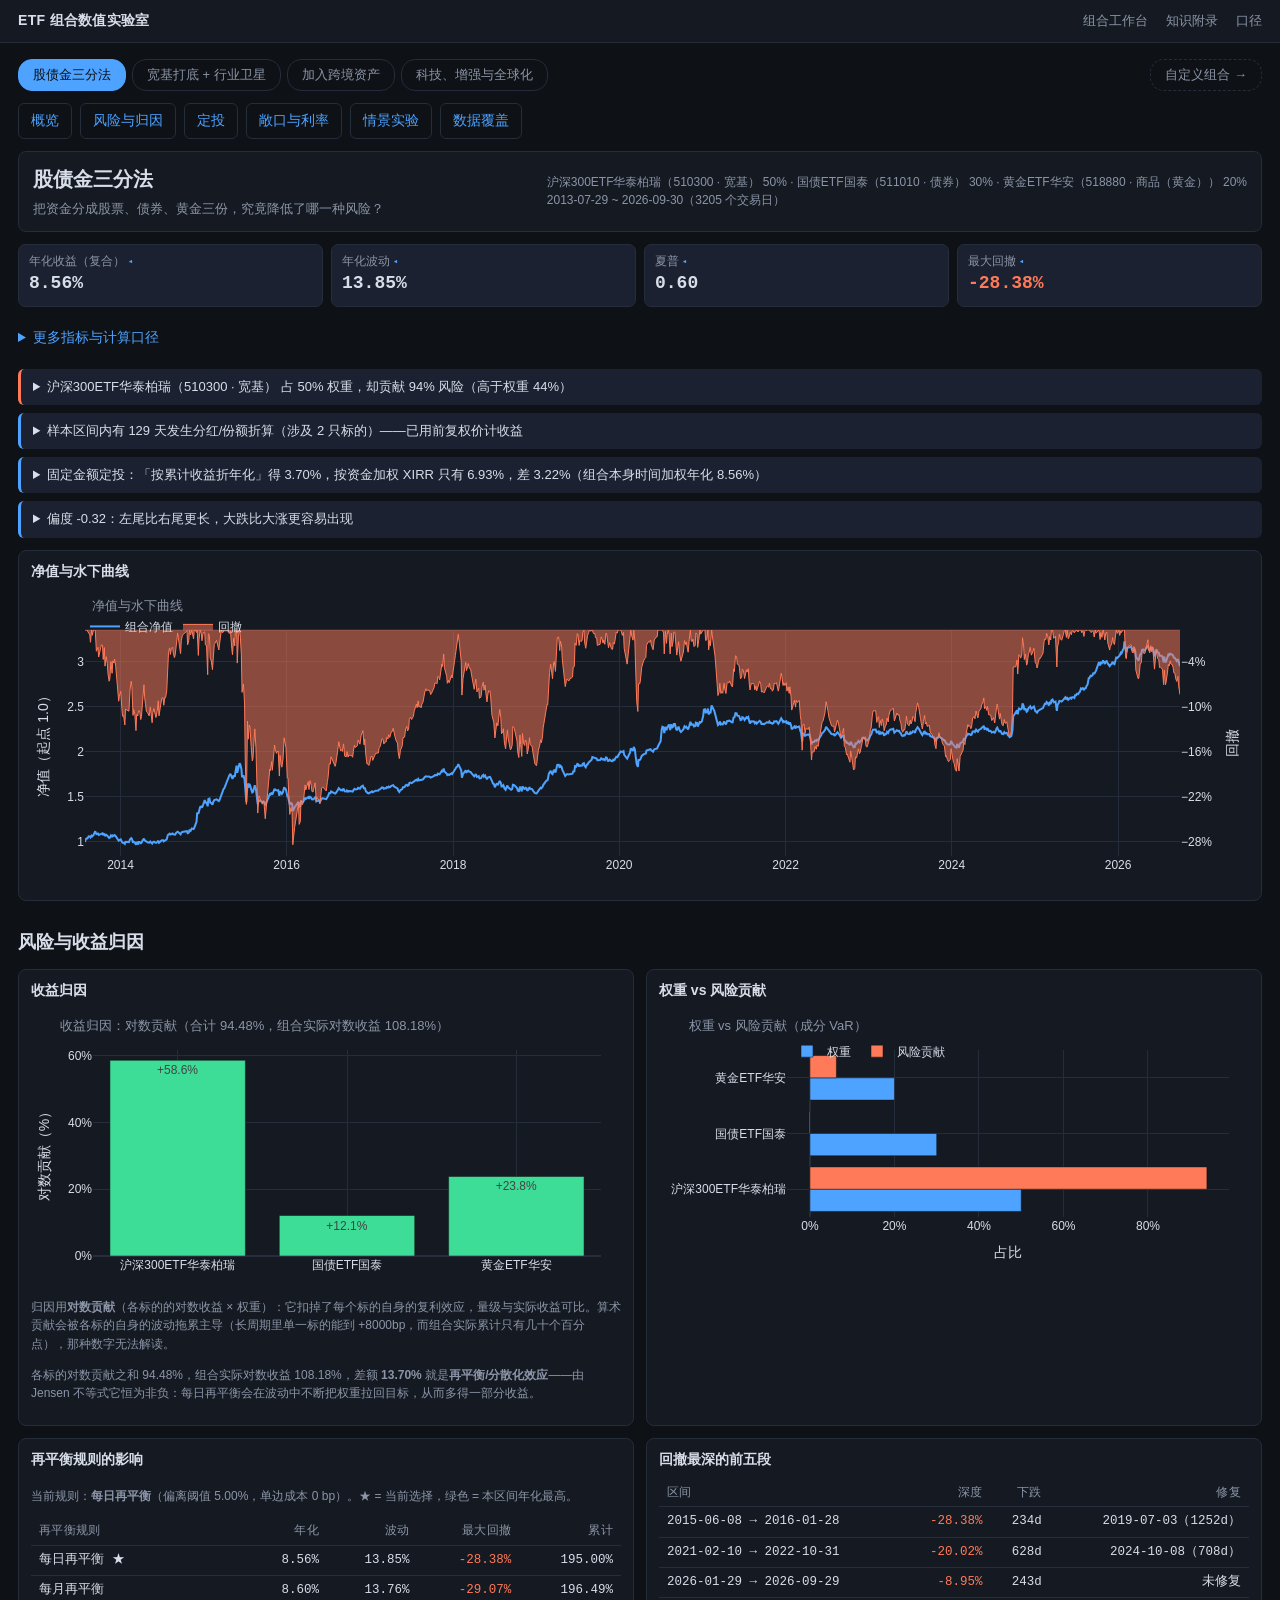
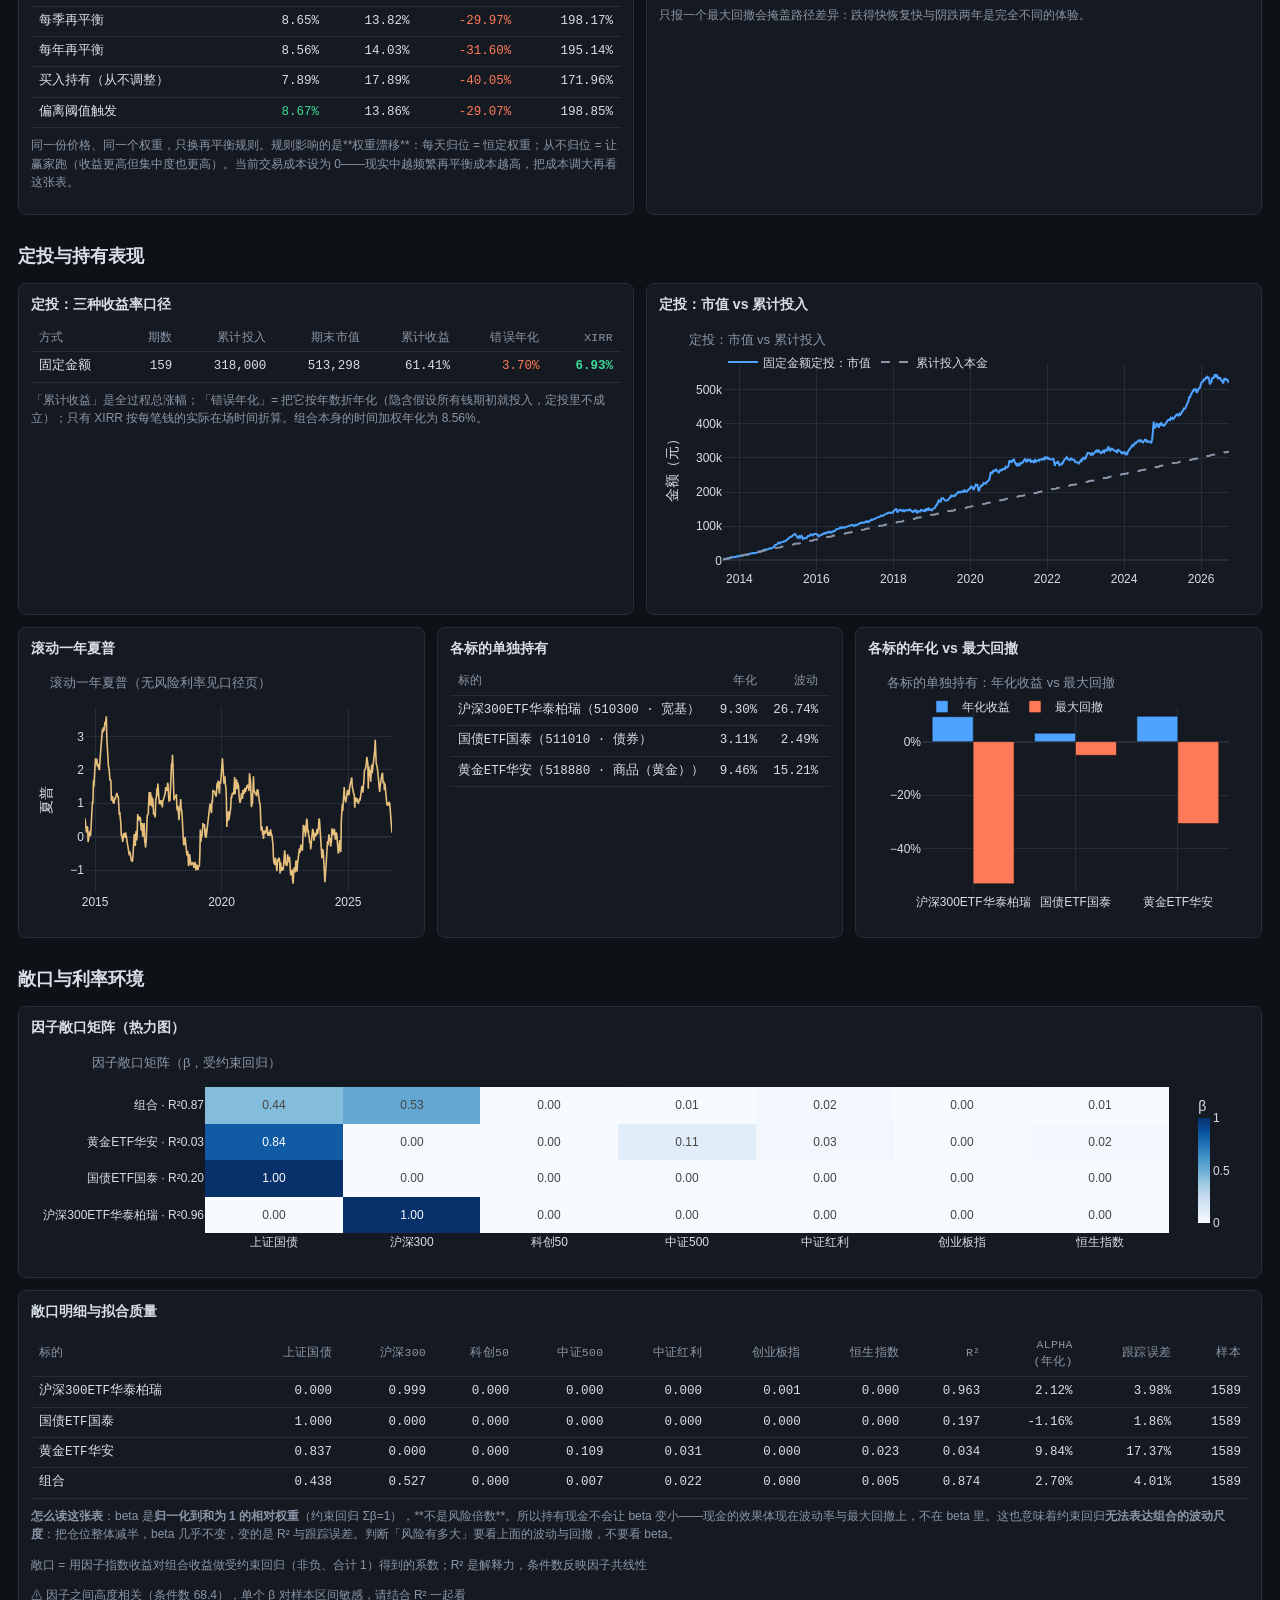
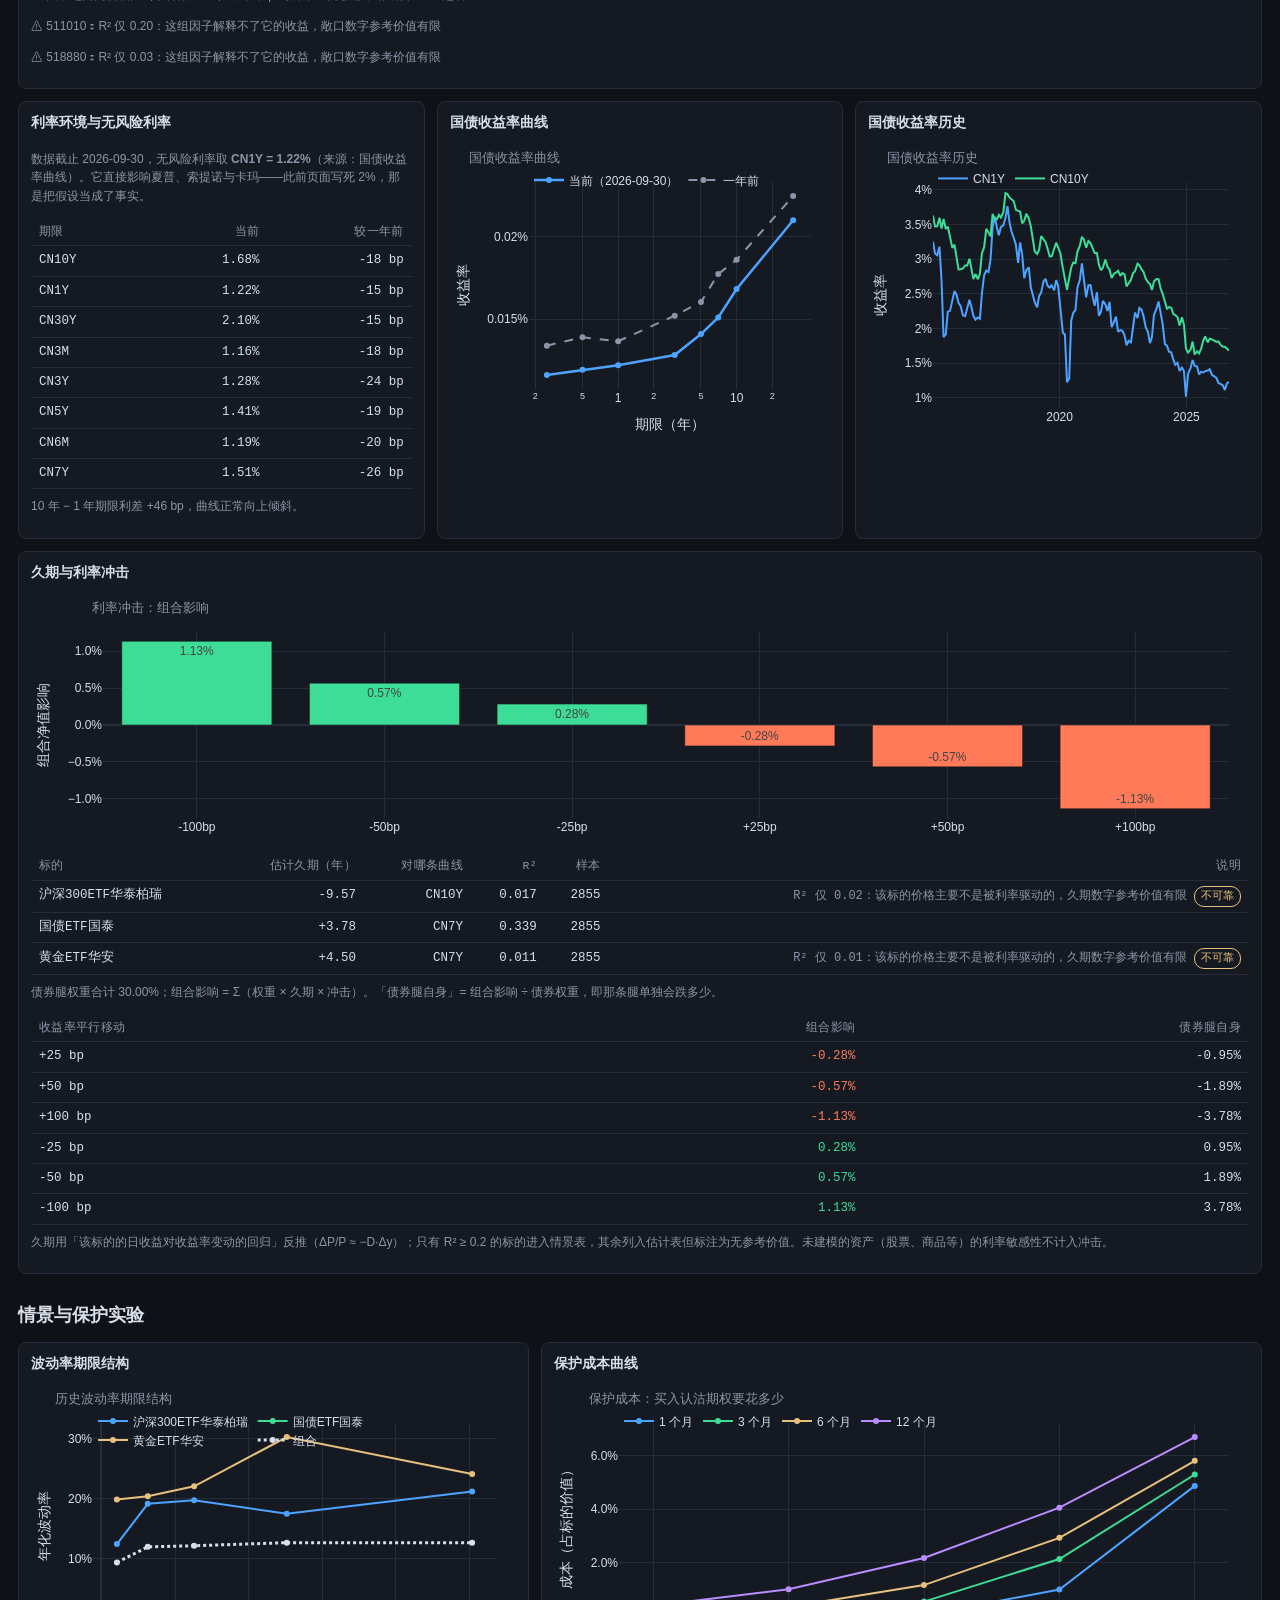
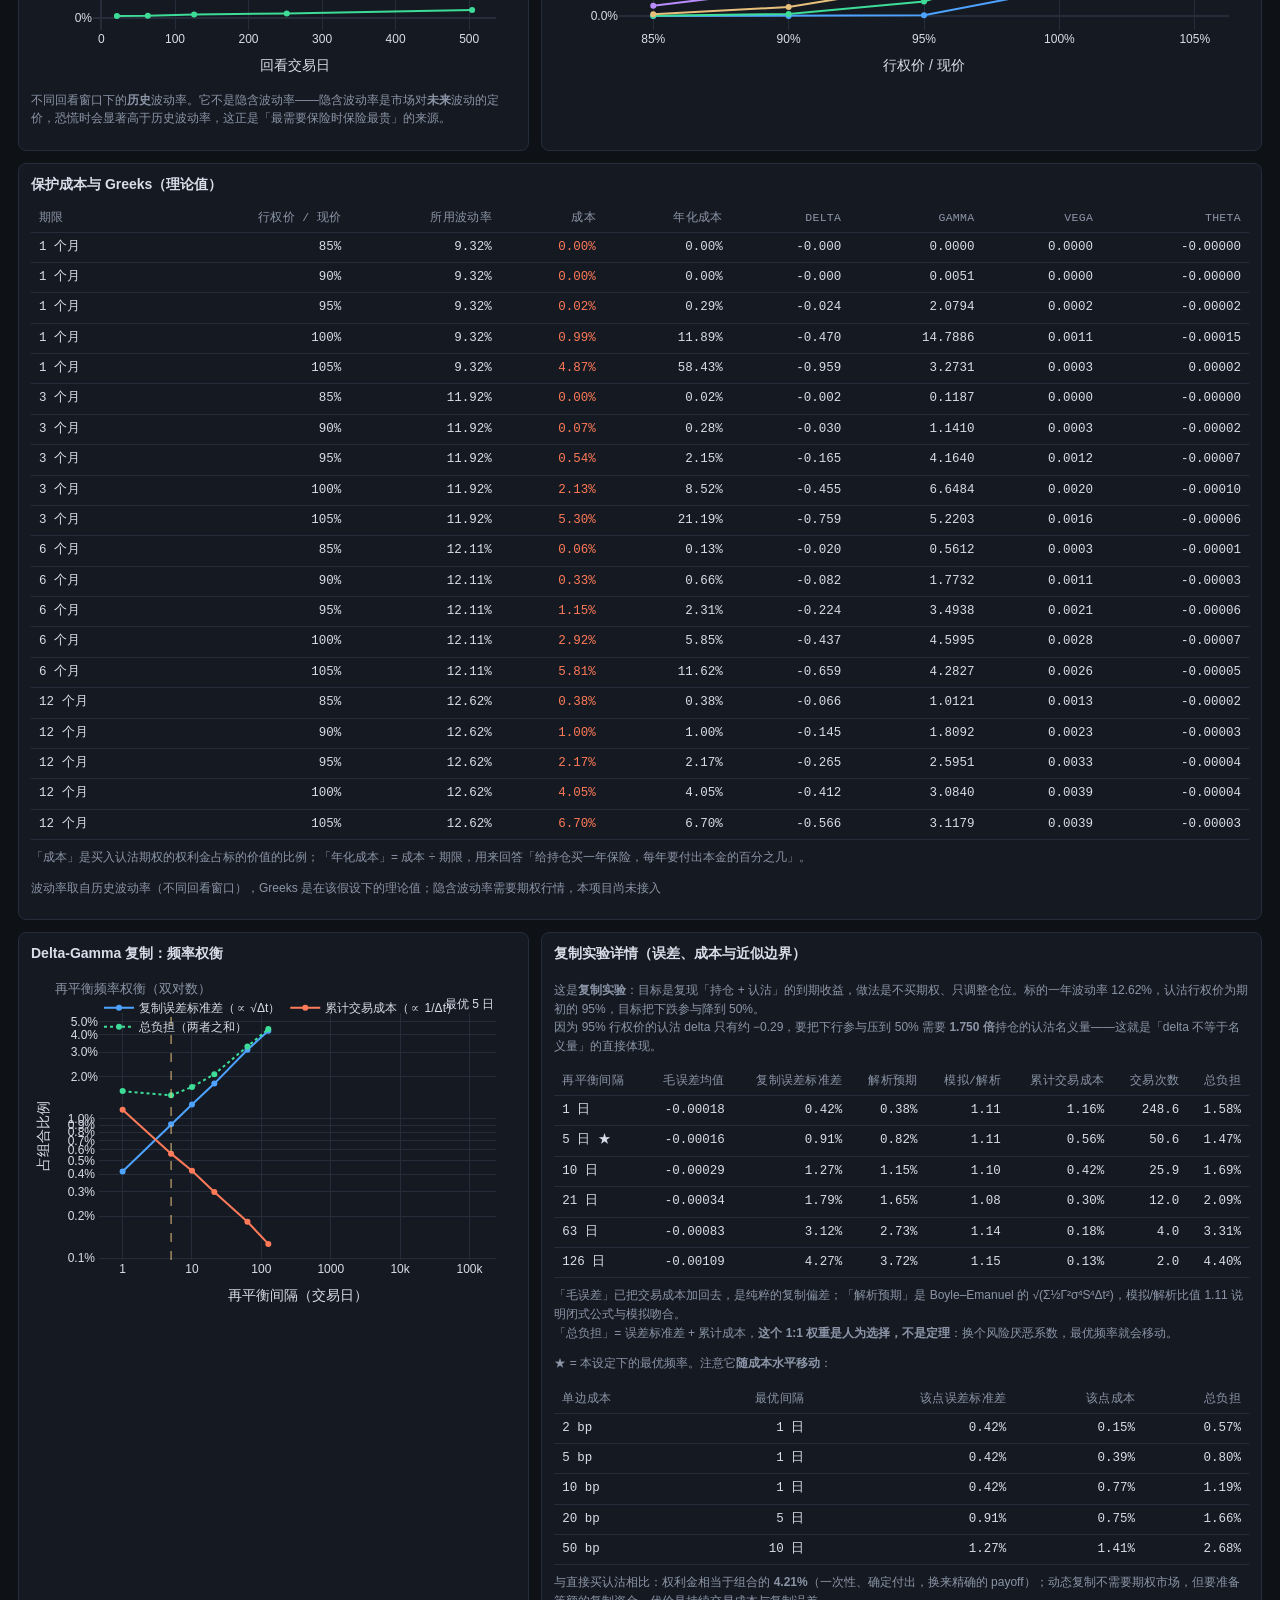
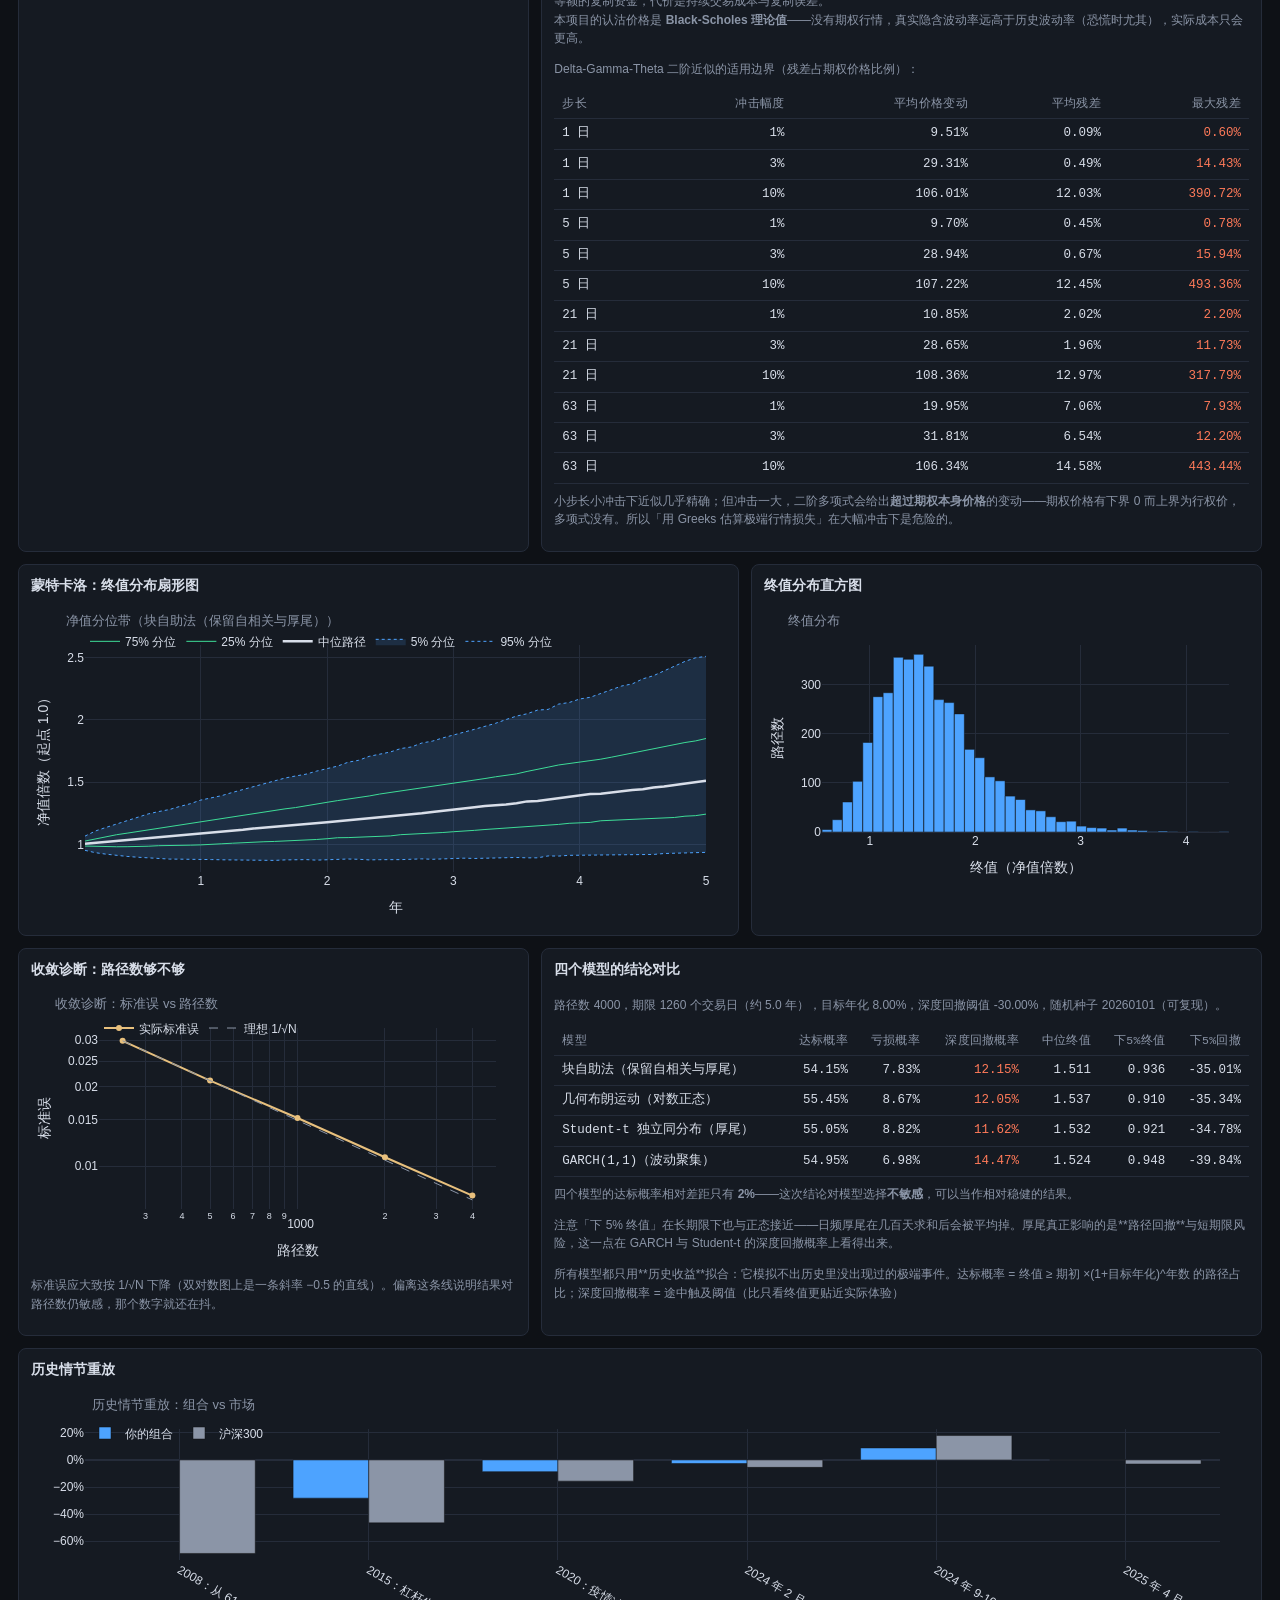
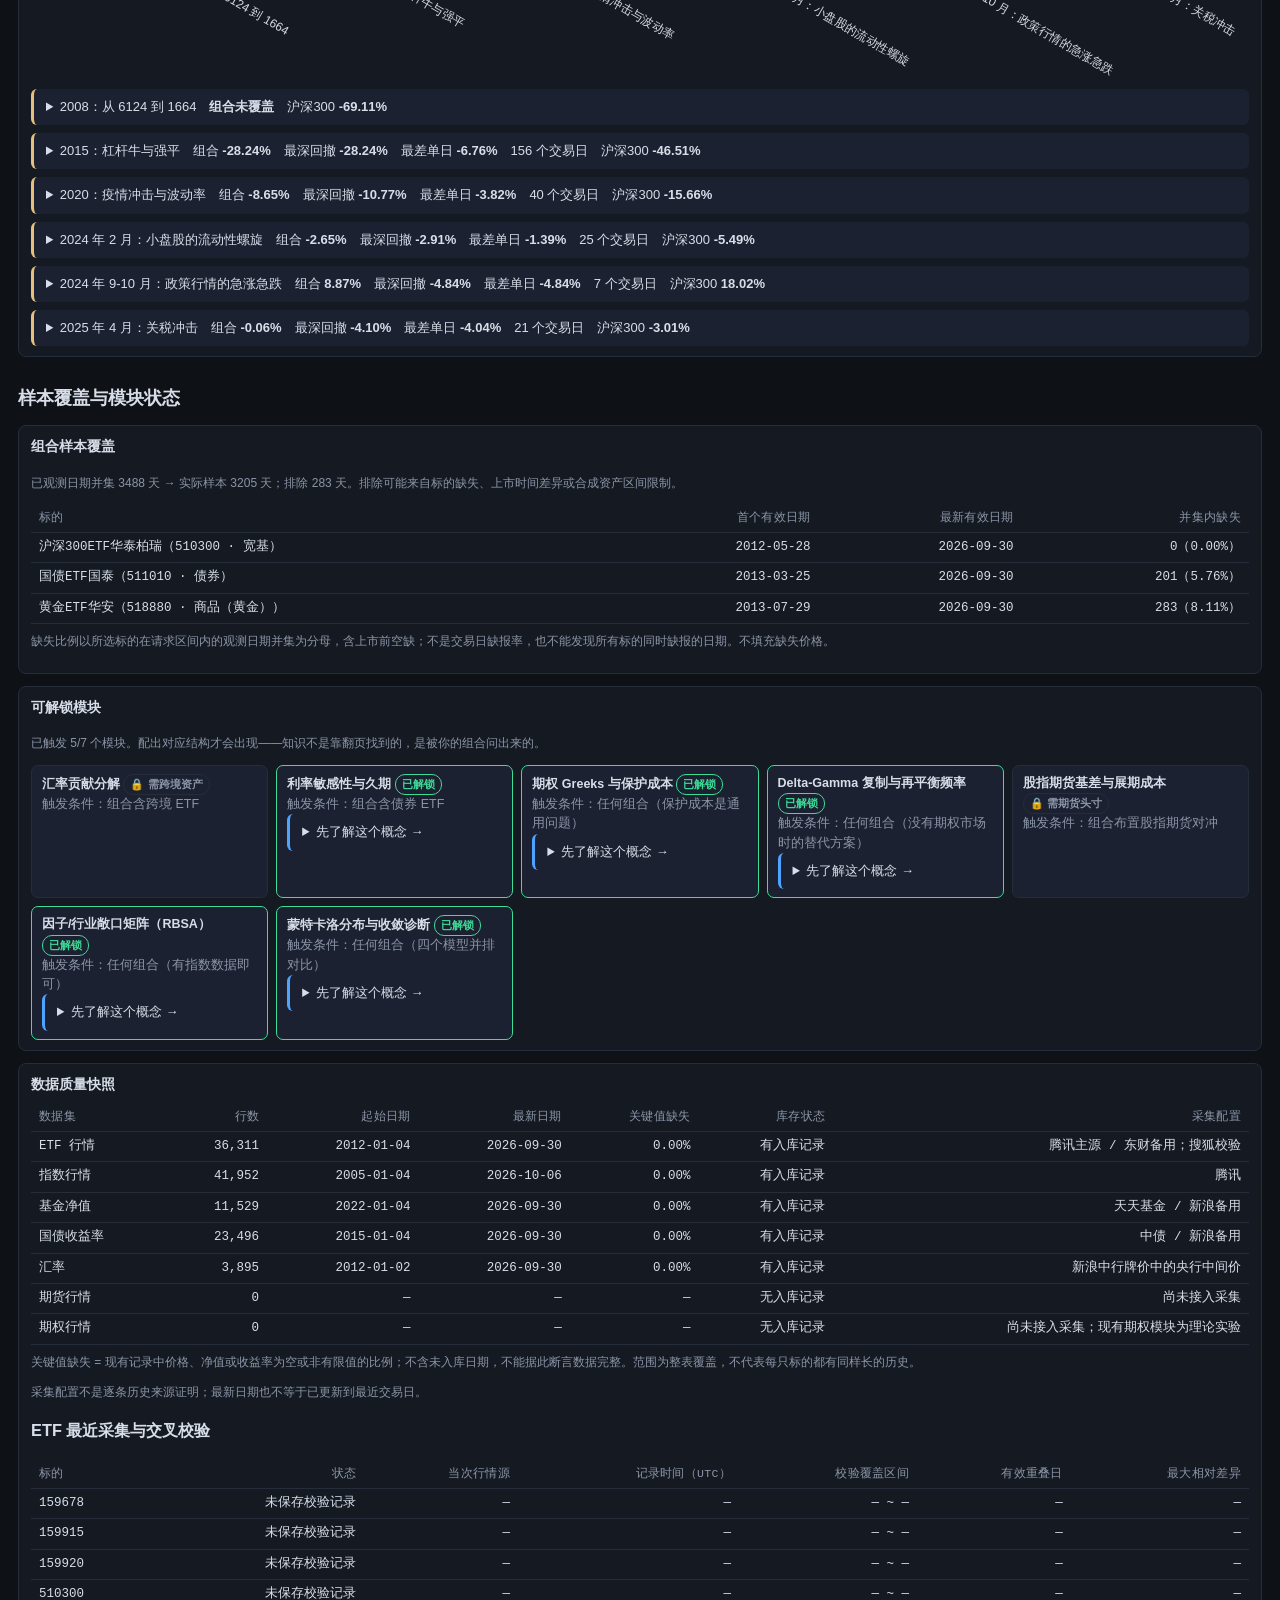
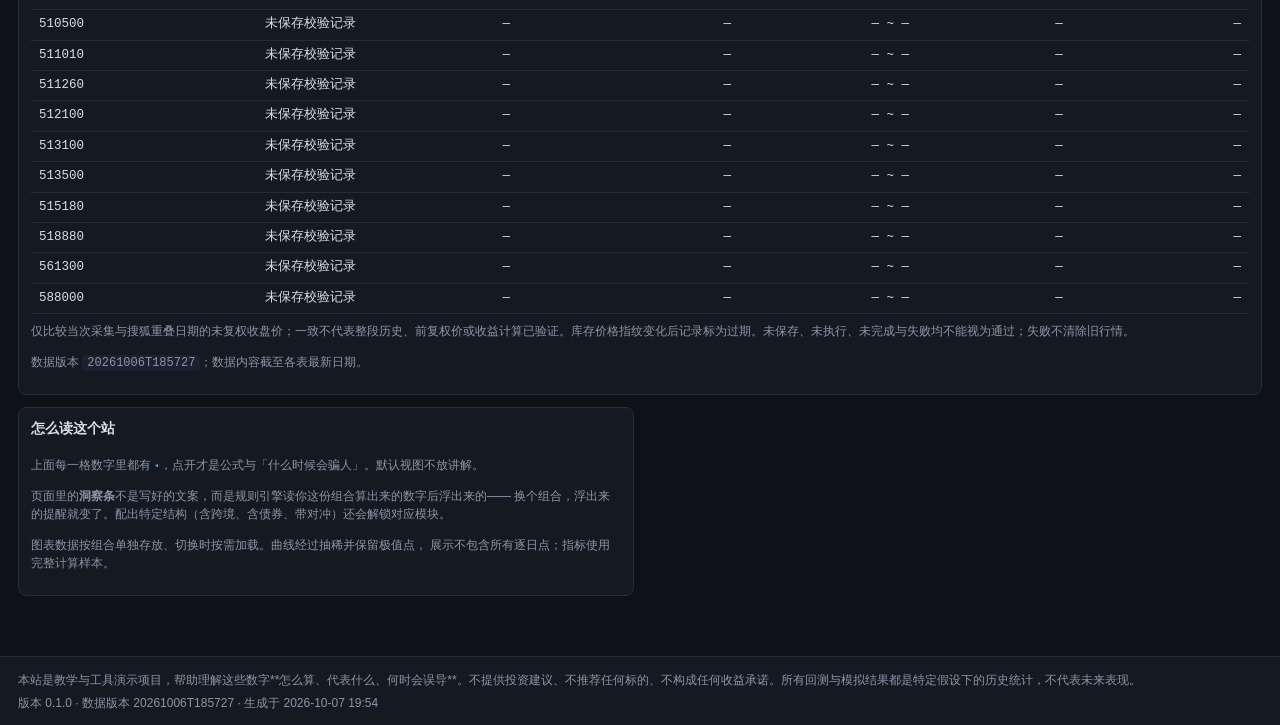
<file: docs/index.html>
<!DOCTYPE html>
<html lang="zh-CN">
<head>
<meta charset="utf-8">
<meta name="viewport" content="width=device-width, initial-scale=1">
<title>ETF 组合数值实验室 · 组合工作台</title>
<link rel="stylesheet" href="assets/style.css">
<script data-plotly src="assets/plotly.min.js"></script>
</head>
<body>
<header class="site-header">
  <a class="brand" href="index.html">ETF 组合数值实验室</a>
  <nav>
    <a href="index.html">组合工作台</a>
    <a href="concepts.html">知识附录</a>
    <a href="about.html">口径</a>
  </nav>
</header>
<main>

<style>#gear0:checked ~ .gear-panes > #pane0 { display:block; }#gear0:checked ~ .gear-labels label[for="gear0"] { background:var(--accent); color:#0b0e13; border-color:var(--accent); }#gear1:checked ~ .gear-panes > #pane1 { display:block; }#gear1:checked ~ .gear-labels label[for="gear1"] { background:var(--accent); color:#0b0e13; border-color:var(--accent); }#gear2:checked ~ .gear-panes > #pane2 { display:block; }#gear2:checked ~ .gear-labels label[for="gear2"] { background:var(--accent); color:#0b0e13; border-color:var(--accent); }#gear3:checked ~ .gear-panes > #pane3 { display:block; }#gear3:checked ~ .gear-labels label[for="gear3"] { background:var(--accent); color:#0b0e13; border-color:var(--accent); }</style>
<div class="gear-wrap">
  <input class="gear-input" type="radio" name="gear" id="gear0" data-key="three_asset" data-src="data/three_asset.figs.js" checked><input class="gear-input" type="radio" name="gear" id="gear1" data-key="broad_plus_industry" data-src="data/broad_plus_industry.figs.js"><input class="gear-input" type="radio" name="gear" id="gear2" data-key="cross_border" data-src="data/cross_border.figs.js"><input class="gear-input" type="radio" name="gear" id="gear3" data-key="tech_quant" data-src="data/tech_quant.figs.js">
  <div class="gear-labels"><label for="gear0">股债金三分法</label><label for="gear1">宽基打底 + 行业卫星</label><label for="gear2">加入跨境资产</label><label for="gear3">科技、增强与全球化</label><details class="gear-custom"><summary>自定义组合 →</summary><div class="card" style="margin-top:8px"><p>自定义权重要实时重算，属于<b>实算应用</b>（路线 C）。本地启动：</p><div class="formula">python -m etf_lab.cli app</div><p>然后打开 <code>http://127.0.0.1:8080/lab</code> 拖动权重。<br>静态页只做预计算——这样它零服务器、离线可用、也永远不会挂。</p></div></details></div>
  <div class="gear-panes"><section class="gear-pane" id="pane0">
<nav class="section-nav" aria-label="分析分区"><a href="#three_asset-overview">概览</a><a href="#three_asset-risk">风险与归因</a><a href="#three_asset-dca">定投</a><a href="#three_asset-exposure">敞口与利率</a><a href="#three_asset-simulation">情景实验</a><a href="#three_asset-coverage">数据覆盖</a></nav>
<div class="titlebar" id="three_asset-overview">
  <div>
    <h1>股债金三分法</h1>
    <div class="q">把资金分成股票、债券、黄金三份，究竟降低了哪一种风险？</div>
  </div>
  <div class="sub">沪深300ETF华泰柏瑞（510300 · 宽基） 50% · 国债ETF国泰（511010 · 债券） 30% · 黄金ETF华安（518880 · 商品（黄金）） 20%<br>2013-07-29 ~ 2026-09-30（3205 个交易日）</div>
</div>

<div class="tiles"><details class="tile"><summary><span class="label">年化收益（复合）<span class="hintmark"> ◂</span></span><span class="val">8.56%</span></summary><div class="body"><div class="card"><h3>年化收益</h3><div class="formula">（末值 / 首值）^(1/年数) - 1，年数按自然日折算</div><p><strong>说明什么：</strong>把一段不等长的历史压缩成「每年赚多少」的口径，便于横向比较。</p><p class="mislead"><strong>什么时候会骗人：</strong>它是**几何**平均，一定低于各年收益的算术平均；区间起点挪一年就可能差好几个百分点。看到年化收益时，必须先问「这是哪一段」。</p></div></div></details><details class="tile"><summary><span class="label">年化波动<span class="hintmark"> ◂</span></span><span class="val">13.85%</span></summary><div class="body"><div class="card"><h3>年化波动率</h3><div class="formula">日收益标准差 × √252</div><p><strong>说明什么：</strong>衡量收益围绕均值摆动的幅度，是大多数风险指标的分母。</p><p class="mislead"><strong>什么时候会骗人：</strong>它把上涨和下跌同等对待。对持续买入的定投来说，下跌其实是「打折」，所以单看波动率会高估定投的痛苦程度。</p></div></div></details><details class="tile"><summary><span class="label">夏普<span class="hintmark"> ◂</span></span><span class="val">0.60</span></summary><div class="body"><div class="card"><h3>夏普比率</h3><div class="formula">（年化收益 - 无风险利率）/ 年化波动率</div><p><strong>说明什么：</strong>每承担一单位波动能换来多少超额收益。</p><p class="mislead"><strong>什么时候会骗人：</strong>分子分母都依赖「无风险利率取多少」。用 1 年期国债和用 3 个月 Shibor，同一组合的夏普可能差出可观幅度；而且它假定收益近似正态，对尖峰厚尾的 A 股并不成立。</p></div></div></details><details class="tile"><summary><span class="label">最大回撤<span class="hintmark"> ◂</span></span><span class="val warn-val">-28.38%</span></summary><div class="body"><div class="card"><h3>最大回撤</h3><div class="formula">min（净值 / 历史最高净值 - 1）</div><p><strong>说明什么：</strong>历史上最难受的一段：从高点到低点亏了多少，以及多久没回本。</p><p class="mislead"><strong>什么时候会骗人：</strong>它是**单一历史路径上的极值**，对区间极度敏感。只报一个数字不够，至少要同时给出回撤最深的前几段与修复天数。</p></div></div></details></div><details class="more-metrics"><summary>更多指标与计算口径</summary><div class="tiles"><details class="tile"><summary><span class="label">算术平均年化<span class="hintmark"> ◂</span></span><span class="val">9.47%</span></summary><div class="body"><div class="card"><h3>算术平均年化 vs 复合年化（CAGR）</h3><div class="formula">算术年化 = 日收益均值 × 252；复合年化 = (末值/首值)^(1/年数) − 1</div><p><strong>说明什么：</strong>两者之差就是**波动拖累**，近似等于 σ²/2。波动越大，差距越大。</p><p class="mislead"><strong>什么时候会骗人：</strong>「平均年化收益」在各种宣传里通常指**算术平均**，它总是高于你实际拿到的复合收益。用 20% 波动率算，光这一项每年就能凭空多出约 2 个百分点——拿它去估算长期复利会系统性高估。</p></div></div></details><details class="tile"><summary><span class="label">波动拖累<span class="hintmark"> ◂</span></span><span class="val warn-val">0.59%</span></summary><div class="body"><div class="card"><h3>算术平均年化 vs 复合年化（CAGR）</h3><div class="formula">算术年化 = 日收益均值 × 252；复合年化 = (末值/首值)^(1/年数) − 1</div><p><strong>说明什么：</strong>两者之差就是**波动拖累**，近似等于 σ²/2。波动越大，差距越大。</p><p class="mislead"><strong>什么时候会骗人：</strong>「平均年化收益」在各种宣传里通常指**算术平均**，它总是高于你实际拿到的复合收益。用 20% 波动率算，光这一项每年就能凭空多出约 2 个百分点——拿它去估算长期复利会系统性高估。</p></div></div></details><details class="tile"><summary><span class="label">索提诺<span class="hintmark"> ◂</span></span><span class="val">0.59</span></summary><div class="body"><div class="card"><h3>索提诺比率</h3><div class="formula">（年化收益 - 无风险利率）/ 下行波动率</div><p><strong>说明什么：</strong>只用下跌方向的波动作为风险，更贴近「我讨厌亏钱」的直觉。</p><p class="mislead"><strong>什么时候会骗人：</strong>样本里下跌日很少时分母接近 0，数值会极度放大；所以必须同时看样本量和下行天数。</p></div></div></details><details class="tile"><summary><span class="label">卡玛<span class="hintmark"> ◂</span></span><span class="val">0.30</span></summary><div class="body"><div class="card"><h3>卡玛比率</h3><div class="formula">年化收益 / |最大回撤|</div><p><strong>说明什么：</strong>每承受一个单位的最大回撤能换到多少年化收益。</p><p class="mislead"><strong>什么时候会骗人：</strong>分母是历史极值，所以它同样继承了最大回撤的全部敏感性——换一段区间，排名可能反转。</p></div></div></details><details class="tile"><summary><span class="label">VaR 95% 历史<span class="hintmark"> ◂</span></span><span class="val">1.19%</span></summary><div class="body"><div class="card"><h3>VaR（风险价值）</h3><div class="formula">历史法：收益分布的 5% 分位；参数法：μ + σ·z</div><p><strong>说明什么：</strong>在给定置信水平下，单个周期内「通常不会超过」的损失。</p><p class="mislead"><strong>什么时候会骗人：</strong>它只描述分位点，**不告诉你超过之后会亏多少**；历史法在样本不足时低估尾部，参数法在厚尾数据上系统性低估。所以本项目总是把两种口径并排展示。</p></div></div></details><details class="tile"><summary><span class="label">VaR 95% 参数<span class="hintmark"> ◂</span></span><span class="val">1.40%</span></summary><div class="body"><div class="card"><h3>VaR（风险价值）</h3><div class="formula">历史法：收益分布的 5% 分位；参数法：μ + σ·z</div><p><strong>说明什么：</strong>在给定置信水平下，单个周期内「通常不会超过」的损失。</p><p class="mislead"><strong>什么时候会骗人：</strong>它只描述分位点，**不告诉你超过之后会亏多少**；历史法在样本不足时低估尾部，参数法在厚尾数据上系统性低估。所以本项目总是把两种口径并排展示。</p></div></div></details><details class="tile"><summary><span class="label">CVaR 95%<span class="hintmark"> ◂</span></span><span class="val">2.04%</span></summary><div class="body"><div class="card"><h3>CVaR（条件风险价值）</h3><div class="formula">收益落在 VaR 之外那部分的平均损失</div><p><strong>说明什么：</strong>回答了 VaR 没回答的问题：真的跌破了，平均会亏多少。</p><p class="mislead"><strong>什么时候会骗人：</strong>它依赖尾部样本数量。若历史上只出现过两三次极端下跌，这个数字本身就极不稳定。</p></div></div></details><div class="tile static"><span class="label">偏度</span><span class="val">-0.318</span></div><div class="tile static"><span class="label">超额峰度</span><span class="val">9.041</span></div><div class="tile static"><span class="label">样本交易日</span><span class="val">3204</span></div><details class="tile"><summary><span class="label">无风险利率<span class="hintmark"> ◂</span></span><span class="val">1.22%</span></summary><div class="body"><div class="card"><h3>夏普比率</h3><div class="formula">（年化收益 - 无风险利率）/ 年化波动率</div><p><strong>说明什么：</strong>每承担一单位波动能换来多少超额收益。</p><p class="mislead"><strong>什么时候会骗人：</strong>分子分母都依赖「无风险利率取多少」。用 1 年期国债和用 3 个月 Shibor，同一组合的夏普可能差出可观幅度；而且它假定收益近似正态，对尖峰厚尾的 A 股并不成立。</p></div></div></details><details class="tile"><summary><span class="label">组合折溢价<span class="hintmark"> ◂</span></span><span class="val">0.03%</span></summary><div class="body"><div class="card"><h3>折溢价率</h3><div class="formula">折溢价率 = 二级市场收盘价 / 基金单位净值 − 1</div><p><strong>说明什么：</strong>ETF 像股票一样在二级市场交易，价格可以高于（溢价）或低于（折价）它真实的净值。</p><p class="mislead"><strong>什么时候会骗人：</strong>溢价买入等于多付钱：标的指数不涨不跌，溢价回落到正常水平就是一笔纯亏损。跨境 ETF 在额度紧张时溢价会明显放大。**但跨境品种要特别小心**：QDII 净值披露有滞后，它反映的是上一交易日境外市场收盘，所以算出来的「溢价」里有一部分是时滞造成的假象——不能直接当成你多付了那么多钱。</p></div></div></details><details class="tile"><summary><span class="label">时间加权年化<span class="hintmark"> ◂</span></span><span class="val">8.56%</span></summary><div class="body"><div class="card"><h3>XIRR（资金加权年化）</h3><div class="formula">令 Σ 现金流 / (1+r)^(实际天数/365) = 0 的 r</div><p><strong>说明什么：</strong>把定投每一笔钱的**实际在场时间**考虑进去后的真实年化收益。</p><p class="mislead"><strong>什么时候会骗人：</strong>很多人用「总收益 ÷ 总投入」当年化，这会系统性高估（后期投入的钱几乎没参与上涨却摊薄了分母）。同一段行情，两种算法能差出十几个百分点——这是本站最想让大家看清的一件事。</p></div></div></details></div></details>
<div class="overview-insights"><div class="insights"><details class="insight warn"><summary>沪深300ETF华泰柏瑞（510300 · 宽基） 占 50% 权重，却贡献 94% 风险（高于权重 44%）</summary><div class="body"><div class="card"><h3>风险贡献（成分 VaR）</h3><div class="formula">贡献_i = w_i × (Σw)_i / σ_p × z，各项之和 = 组合 VaR</div><p><strong>说明什么：</strong>把组合风险拆到每个标的上，看谁在真正制造波动——它常常和权重排序不一样。</p><p class="mislead"><strong>什么时候会骗人：</strong>它用的是协方差矩阵，对尾部事件的刻画是正态近似的；某个标的平时波动小但危机时与其它标的一起跳，它的风险贡献会被低估。</p></div><table><tbody><tr><td>symbol</td><td>510300</td></tr><tr><td>weight</td><td>0.5000</td></tr><tr><td>risk_share</td><td>0.9394</td></tr><tr><td>gap</td><td>0.4394</td></tr></tbody></table></div></details><details class="insight info"><summary>样本区间内有 129 天发生分红/份额折算（涉及 2 只标的）——已用前复权价计收益</summary><div class="body"><div class="card"><h3>为什么必须用前复权价</h3><div class="formula">前复权价 = 原始价 × 累计复权因子（越早的日期因子越小）</div><p><strong>说明什么：</strong>把历史价格按分红除权调整到与今天可比的口径，这样算出来的收益才包含分红。</p><p class="mislead"><strong>什么时候会骗人：</strong>用未复权价计算，会把每次分红除权当成本金亏损，长期下来会**低估**收益。本项目同时落库两种价格与复权因子，任何结论都能回溯口径。</p></div><table><tbody><tr><td>days</td><td>129</td></tr><tr><td>symbols</td><td>[&#x27;510300&#x27;, &#x27;511010&#x27;]</td></tr></tbody></table></div></details><details class="insight info"><summary>固定金额定投：「按累计收益折年化」得 3.70%，按资金加权 XIRR 只有 6.93%，差 3.22%（组合本身时间加权年化 8.56%）</summary><div class="body"><div class="card"><h3>XIRR（资金加权年化）</h3><div class="formula">令 Σ 现金流 / (1+r)^(实际天数/365) = 0 的 r</div><p><strong>说明什么：</strong>把定投每一笔钱的**实际在场时间**考虑进去后的真实年化收益。</p><p class="mislead"><strong>什么时候会骗人：</strong>很多人用「总收益 ÷ 总投入」当年化，这会系统性高估（后期投入的钱几乎没参与上涨却摊薄了分母）。同一段行情，两种算法能差出十几个百分点——这是本站最想让大家看清的一件事。</p></div><table><tbody><tr><td>mode</td><td>fixed</td></tr><tr><td>naive</td><td>0.0370</td></tr><tr><td>xirr</td><td>0.0693</td></tr><tr><td>gap</td><td>0.0322</td></tr><tr><td>time_weighted</td><td>0.0856</td></tr></tbody></table></div></details><details class="insight info"><summary>偏度 -0.32：左尾比右尾更长，大跌比大涨更容易出现</summary><div class="body"><div class="card"><h3>CVaR（条件风险价值）</h3><div class="formula">收益落在 VaR 之外那部分的平均损失</div><p><strong>说明什么：</strong>回答了 VaR 没回答的问题：真的跌破了，平均会亏多少。</p><p class="mislead"><strong>什么时候会骗人：</strong>它依赖尾部样本数量。若历史上只出现过两三次极端下跌，这个数字本身就极不稳定。</p></div><table><tbody><tr><td>skewness</td><td>-0.3179</td></tr></tbody></table></div></details></div></div>
<div class="chart-status" data-chart-key="three_asset" role="status" aria-live="polite" hidden></div>

<div class="grid" style="margin-top:12px">
  <section class="panel span-12"><header><h2>净值与水下曲线</h2></header><div><div id="three_asset-fig-nav" style="width:100%"></div></div></section>
  <h2 class="section-heading span-12" id="three_asset-risk">风险与收益归因</h2>
  <section class="panel span-6"><header><h2>收益归因</h2></header><div><div id="three_asset-fig-return_contribution" style="width:100%"></div><p class='note'>归因用<b>对数贡献</b>（各标的的对数收益 × 权重）：它扣掉了每个标的自身的复利效应，量级与实际收益可比。算术贡献会被各标的自身的波动拖累主导（长周期里单一标的能到 +8000bp，而组合实际累计只有几十个百分点），那种数字无法解读。</p><p class='note'>各标的对数贡献之和 94.48%，组合实际对数收益 108.18%，差额 <b>13.70%</b> 就是<b>再平衡/分散化效应</b>——由 Jensen 不等式它恒为非负：每日再平衡会在波动中不断把权重拉回目标，从而多得一部分收益。</p></div></section>
  <section class="panel span-6"><header><h2>权重 vs 风险贡献</h2></header><div><div id="three_asset-fig-risk_vs_weight" style="width:100%"></div></div></section>
  <section class="panel span-6"><header><h2>再平衡规则的影响</h2></header><div><p class="note">当前规则：<b>每日再平衡</b>（偏离阈值 5.00%，单边成本 0 bp）。★ = 当前选择，绿色 = 本区间年化最高。</p><table><thead><tr><th>再平衡规则</th><th>年化</th><th>波动</th><th>最大回撤</th><th>累计</th></tr></thead><tbody><tr><td>每日再平衡 ★</td><td class="">8.56%</td><td>13.85%</td><td class="warn">-28.38%</td><td>195.00%</td></tr><tr><td>每月再平衡</td><td class="">8.60%</td><td>13.76%</td><td class="warn">-29.07%</td><td>196.49%</td></tr><tr><td>每季再平衡</td><td class="">8.65%</td><td>13.82%</td><td class="warn">-29.97%</td><td>198.17%</td></tr><tr><td>每年再平衡</td><td class="">8.56%</td><td>14.03%</td><td class="warn">-31.60%</td><td>195.14%</td></tr><tr><td>买入持有（从不调整）</td><td class="">7.89%</td><td>17.89%</td><td class="warn">-40.05%</td><td>171.96%</td></tr><tr><td>偏离阈值触发</td><td class="ok">8.67%</td><td>13.86%</td><td class="warn">-29.07%</td><td>198.85%</td></tr></tbody></table><p class="note">同一份价格、同一个权重，只换再平衡规则。规则影响的是**权重漂移**：每天归位 = 恒定权重；从不归位 = 让赢家跑（收益更高但集中度也更高）。当前交易成本设为 0——现实中越频繁再平衡成本越高，把成本调大再看这张表。</p></div></section>
  <section class="panel span-6"><header><h2>回撤最深的前五段</h2></header><div><table><thead><tr><th>区间</th><th>深度</th><th>下跌</th><th>修复</th></tr></thead><tbody><tr><td>2015-06-08 → 2016-01-28</td><td class='warn'>-28.38%</td><td>234d</td><td>2019-07-03（1252d）</td></tr><tr><td>2021-02-10 → 2022-10-31</td><td class='warn'>-20.02%</td><td>628d</td><td>2024-10-08（708d）</td></tr><tr><td>2026-01-29 → 2026-09-29</td><td class='warn'>-8.95%</td><td>243d</td><td>未修复</td></tr></tbody></table><p class='note'>只报一个最大回撤会掩盖路径差异：跌得快恢复快与阴跌两年是完全不同的体验。</p></div></section>
  <h2 class="section-heading span-12" id="three_asset-dca">定投与持有表现</h2>
  <section class="panel span-6"><header><h2>定投：三种收益率口径</h2></header><div><table><thead><tr><th>方式</th><th>期数</th><th>累计投入</th><th>期末市值</th><th>累计收益</th><th>错误年化</th><th>XIRR</th></tr></thead><tbody><tr><td>固定金额</td><td>159</td><td>318,000</td><td>513,298</td><td>61.41%</td><td class='warn'>3.70%</td><td class='ok'><strong>6.93%</strong></td></tr></tbody></table><p class='note'>「累计收益」是全过程总涨幅；「错误年化」= 把它按年数折年化（隐含假设所有钱期初就投入，定投里不成立）；只有 XIRR 按每笔钱的实际在场时间折算。组合本身的时间加权年化为 8.56%。</p></div></section>
  <section class="panel span-6"><header><h2>定投：市值 vs 累计投入</h2></header><div><div id="three_asset-fig-dca" style="width:100%"></div></div></section>
  <section class="panel span-4"><header><h2>滚动一年夏普</h2></header><div><div id="three_asset-fig-rolling_sharpe" style="width:100%"></div></div></section>
  <section class="panel span-4"><header><h2>各标的单独持有</h2></header><div><table><thead><tr><th>标的</th><th>年化</th><th>波动</th><th>最大回撤</th></tr></thead><tbody><tr><td>沪深300ETF华泰柏瑞（510300 · 宽基）</td><td>9.30%</td><td>26.74%</td><td class='warn'>-52.97%</td></tr><tr><td>国债ETF国泰（511010 · 债券）</td><td>3.11%</td><td>2.49%</td><td class='warn'>-5.09%</td></tr><tr><td>黄金ETF华安（518880 · 商品（黄金））</td><td>9.46%</td><td>15.21%</td><td class='warn'>-30.52%</td></tr></tbody></table></div></section>
  <section class="panel span-4"><header><h2>各标的年化 vs 最大回撤</h2></header><div><div id="three_asset-fig-per_asset" style="width:100%"></div></div></section>
  <h2 class="section-heading span-12" id="three_asset-exposure">敞口与利率环境</h2>
  <section class="panel span-12"><header><h2>因子敞口矩阵（热力图）</h2></header><div><div id="three_asset-fig-exposure_heatmap" style="width:100%"></div></div></section>
  <section class="panel span-12"><header><h2>敞口明细与拟合质量</h2></header><div><table><thead><tr><th>标的</th><th>上证国债</th><th>沪深300</th><th>科创50</th><th>中证500</th><th>中证红利</th><th>创业板指</th><th>恒生指数</th><th>R²</th><th>Alpha<br>(年化)</th><th>跟踪误差</th><th>样本</th></tr></thead><tbody><tr><td>沪深300ETF华泰柏瑞</td><td>0.000</td><td>0.999</td><td>0.000</td><td>0.000</td><td>0.000</td><td>0.001</td><td>0.000</td><td>0.963</td><td>2.12%</td><td>3.98%</td><td>1589</td></tr><tr><td>国债ETF国泰</td><td>1.000</td><td>0.000</td><td>0.000</td><td>0.000</td><td>0.000</td><td>0.000</td><td>0.000</td><td>0.197</td><td>-1.16%</td><td>1.86%</td><td>1589</td></tr><tr><td>黄金ETF华安</td><td>0.837</td><td>0.000</td><td>0.000</td><td>0.109</td><td>0.031</td><td>0.000</td><td>0.023</td><td>0.034</td><td>9.84%</td><td>17.37%</td><td>1589</td></tr><tr><td>组合</td><td>0.438</td><td>0.527</td><td>0.000</td><td>0.007</td><td>0.022</td><td>0.000</td><td>0.005</td><td>0.874</td><td>2.70%</td><td>4.01%</td><td>1589</td></tr></tbody></table><p class='note'><b>怎么读这张表</b>：beta 是<b>归一化到和为 1 的相对权重</b>（约束回归 Σβ=1），**不是风险倍数**。所以持有现金不会让 beta 变小——现金的效果体现在波动率与最大回撤上，不在 beta 里。这也意味着约束回归<b>无法表达组合的波动尺度</b>：把仓位整体减半，beta 几乎不变，变的是 R² 与跟踪误差。判断「风险有多大」要看上面的波动与回撤，不要看 beta。</p><p class='note'>敞口 = 用因子指数收益对组合收益做受约束回归（非负、合计 1）得到的系数；R² 是解释力，条件数反映因子共线性</p><p class="note warn-text">⚠ 因子之间高度相关（条件数 68.4），单个 β 对样本区间敏感，请结合 R² 一起看</p><p class="note warn-text">⚠ 511010：R² 仅 0.20：这组因子解释不了它的收益，敞口数字参考价值有限</p><p class="note warn-text">⚠ 518880：R² 仅 0.03：这组因子解释不了它的收益，敞口数字参考价值有限</p></div></section>
  <section class="panel span-4"><header><h2>利率环境与无风险利率</h2></header><div><p class="note">数据截止 2026-09-30，无风险利率取 <b>CN1Y = 1.22%</b>（来源：国债收益率曲线）。它直接影响夏普、索提诺与卡玛——此前页面写死 2%，那是把假设当成了事实。</p><table><thead><tr><th>期限</th><th>当前</th><th>较一年前</th></tr></thead><tbody><tr><td>CN10Y</td><td>1.68%</td><td>-18 bp</td></tr><tr><td>CN1Y</td><td>1.22%</td><td>-15 bp</td></tr><tr><td>CN30Y</td><td>2.10%</td><td>-15 bp</td></tr><tr><td>CN3M</td><td>1.16%</td><td>-18 bp</td></tr><tr><td>CN3Y</td><td>1.28%</td><td>-24 bp</td></tr><tr><td>CN5Y</td><td>1.41%</td><td>-19 bp</td></tr><tr><td>CN6M</td><td>1.19%</td><td>-20 bp</td></tr><tr><td>CN7Y</td><td>1.51%</td><td>-26 bp</td></tr></tbody></table><p class="note">10 年 − 1 年期限利差 +46 bp，曲线正常向上倾斜。</p></div></section><section class="panel span-4"><header><h2>国债收益率曲线</h2></header><div><div id="three_asset-fig-yield_curve" style="width:100%"></div></div></section><section class="panel span-4"><header><h2>国债收益率历史</h2></header><div><div id="three_asset-fig-yield_history" style="width:100%"></div></div></section>
  <section class="panel span-12"><header><h2>久期与利率冲击</h2></header><div><div id="three_asset-fig-rate_scenarios" style="width:100%"></div><table><thead><tr><th>标的</th><th>估计久期（年）</th><th>对哪条曲线</th><th>R²</th><th>样本</th><th>说明</th></tr></thead><tbody><tr><td>沪深300ETF华泰柏瑞</td><td>-9.57</td><td>CN10Y</td><td>0.017</td><td>2855</td><td class="note">R² 仅 0.02：该标的价格主要不是被利率驱动的，久期数字参考价值有限 <span class='badge pending'>不可靠</span></td></tr><tr><td>国债ETF国泰</td><td>+3.78</td><td>CN7Y</td><td>0.339</td><td>2855</td><td class="note"></td></tr><tr><td>黄金ETF华安</td><td>+4.50</td><td>CN7Y</td><td>0.011</td><td>2855</td><td class="note">R² 仅 0.01：该标的价格主要不是被利率驱动的，久期数字参考价值有限 <span class='badge pending'>不可靠</span></td></tr></tbody></table><p class="note">债券腿权重合计 30.00%；组合影响 = Σ（权重 × 久期 × 冲击）。「债券腿自身」= 组合影响 ÷ 债券权重，即那条腿单独会跌多少。</p><table><thead><tr><th>收益率平行移动</th><th>组合影响</th><th>债券腿自身</th></tr></thead><tbody><tr><td>+25 bp</td><td class="warn">-0.28%</td><td>-0.95%</td></tr><tr><td>+50 bp</td><td class="warn">-0.57%</td><td>-1.89%</td></tr><tr><td>+100 bp</td><td class="warn">-1.13%</td><td>-3.78%</td></tr><tr><td>-25 bp</td><td class="ok">0.28%</td><td>0.95%</td></tr><tr><td>-50 bp</td><td class="ok">0.57%</td><td>1.89%</td></tr><tr><td>-100 bp</td><td class="ok">1.13%</td><td>3.78%</td></tr></tbody></table><p class="note">久期用「该标的的日收益对收益率变动的回归」反推（ΔP/P ≈ −D·Δy）；只有 R² ≥ 0.2 的标的进入情景表，其余列入估计表但标注为无参考价值。未建模的资产（股票、商品等）的利率敏感性不计入冲击。</p></div></section>
  <h2 class="section-heading span-12" id="three_asset-simulation">情景与保护实验</h2>
  <section class="panel span-5"><header><h2>波动率期限结构</h2></header><div><div id="three_asset-fig-vol_term_structure" style="width:100%"></div><p class='note'>不同回看窗口下的<b>历史</b>波动率。它不是隐含波动率——隐含波动率是市场对<b>未来</b>波动的定价，恐慌时会显著高于历史波动率，这正是「最需要保险时保险最贵」的来源。</p></div></section>
  <section class="panel span-7"><header><h2>保护成本曲线</h2></header><div><div id="three_asset-fig-protection_curve" style="width:100%"></div></div></section>
  <section class="panel span-12"><header><h2>保护成本与 Greeks（理论值）</h2></header><div><table><thead><tr><th>期限</th><th>行权价 / 现价</th><th>所用波动率</th><th>成本</th><th>年化成本</th><th>Delta</th><th>Gamma</th><th>Vega</th><th>Theta</th></tr></thead><tbody><tr><td>1 个月</td><td>85%</td><td>9.32%</td><td class="warn">0.00%</td><td>0.00%</td><td>-0.000</td><td>0.0000</td><td>0.0000</td><td>-0.00000</td></tr><tr><td>1 个月</td><td>90%</td><td>9.32%</td><td class="warn">0.00%</td><td>0.00%</td><td>-0.000</td><td>0.0051</td><td>0.0000</td><td>-0.00000</td></tr><tr><td>1 个月</td><td>95%</td><td>9.32%</td><td class="warn">0.02%</td><td>0.29%</td><td>-0.024</td><td>2.0794</td><td>0.0002</td><td>-0.00002</td></tr><tr><td>1 个月</td><td>100%</td><td>9.32%</td><td class="warn">0.99%</td><td>11.89%</td><td>-0.470</td><td>14.7886</td><td>0.0011</td><td>-0.00015</td></tr><tr><td>1 个月</td><td>105%</td><td>9.32%</td><td class="warn">4.87%</td><td>58.43%</td><td>-0.959</td><td>3.2731</td><td>0.0003</td><td>0.00002</td></tr><tr><td>3 个月</td><td>85%</td><td>11.92%</td><td class="warn">0.00%</td><td>0.02%</td><td>-0.002</td><td>0.1187</td><td>0.0000</td><td>-0.00000</td></tr><tr><td>3 个月</td><td>90%</td><td>11.92%</td><td class="warn">0.07%</td><td>0.28%</td><td>-0.030</td><td>1.1410</td><td>0.0003</td><td>-0.00002</td></tr><tr><td>3 个月</td><td>95%</td><td>11.92%</td><td class="warn">0.54%</td><td>2.15%</td><td>-0.165</td><td>4.1640</td><td>0.0012</td><td>-0.00007</td></tr><tr><td>3 个月</td><td>100%</td><td>11.92%</td><td class="warn">2.13%</td><td>8.52%</td><td>-0.455</td><td>6.6484</td><td>0.0020</td><td>-0.00010</td></tr><tr><td>3 个月</td><td>105%</td><td>11.92%</td><td class="warn">5.30%</td><td>21.19%</td><td>-0.759</td><td>5.2203</td><td>0.0016</td><td>-0.00006</td></tr><tr><td>6 个月</td><td>85%</td><td>12.11%</td><td class="warn">0.06%</td><td>0.13%</td><td>-0.020</td><td>0.5612</td><td>0.0003</td><td>-0.00001</td></tr><tr><td>6 个月</td><td>90%</td><td>12.11%</td><td class="warn">0.33%</td><td>0.66%</td><td>-0.082</td><td>1.7732</td><td>0.0011</td><td>-0.00003</td></tr><tr><td>6 个月</td><td>95%</td><td>12.11%</td><td class="warn">1.15%</td><td>2.31%</td><td>-0.224</td><td>3.4938</td><td>0.0021</td><td>-0.00006</td></tr><tr><td>6 个月</td><td>100%</td><td>12.11%</td><td class="warn">2.92%</td><td>5.85%</td><td>-0.437</td><td>4.5995</td><td>0.0028</td><td>-0.00007</td></tr><tr><td>6 个月</td><td>105%</td><td>12.11%</td><td class="warn">5.81%</td><td>11.62%</td><td>-0.659</td><td>4.2827</td><td>0.0026</td><td>-0.00005</td></tr><tr><td>12 个月</td><td>85%</td><td>12.62%</td><td class="warn">0.38%</td><td>0.38%</td><td>-0.066</td><td>1.0121</td><td>0.0013</td><td>-0.00002</td></tr><tr><td>12 个月</td><td>90%</td><td>12.62%</td><td class="warn">1.00%</td><td>1.00%</td><td>-0.145</td><td>1.8092</td><td>0.0023</td><td>-0.00003</td></tr><tr><td>12 个月</td><td>95%</td><td>12.62%</td><td class="warn">2.17%</td><td>2.17%</td><td>-0.265</td><td>2.5951</td><td>0.0033</td><td>-0.00004</td></tr><tr><td>12 个月</td><td>100%</td><td>12.62%</td><td class="warn">4.05%</td><td>4.05%</td><td>-0.412</td><td>3.0840</td><td>0.0039</td><td>-0.00004</td></tr><tr><td>12 个月</td><td>105%</td><td>12.62%</td><td class="warn">6.70%</td><td>6.70%</td><td>-0.566</td><td>3.1179</td><td>0.0039</td><td>-0.00003</td></tr></tbody></table><p class='note'>「成本」是买入认沽期权的权利金占标的价值的比例；「年化成本」= 成本 ÷ 期限，用来回答「给持仓买一年保险，每年要付出本金的百分之几」。</p><p class='note'>波动率取自历史波动率（不同回看窗口），Greeks 是在该假设下的理论值；隐含波动率需要期权行情，本项目尚未接入</p></div></section>
  <section class="panel span-5"><header><h2>Delta-Gamma 复制：频率权衡</h2></header><div><div id="three_asset-fig-hedge_tradeoff" style="width:100%"></div></div></section>
  <section class="panel span-7"><header><h2>复制实验详情（误差、成本与近似边界）</h2></header><div><p class='note'>这是<b>复制实验</b>：目标是复现「持仓 + 认沽」的到期收益，做法是不买期权、只调整仓位。标的一年波动率 12.62%，认沽行权价为期初的 95%，目标把下跌参与降到 50%。<br>因为 95% 行权价的认沽 delta 只有约 −0.29，要把下行参与压到 50% 需要 <b>1.750 倍</b>持仓的认沽名义量——这就是「delta 不等于名义量」的直接体现。</p><table><thead><tr><th>再平衡间隔</th><th>毛误差均值</th><th>复制误差标准差</th><th>解析预期</th><th>模拟/解析</th><th>累计交易成本</th><th>交易次数</th><th>总负担</th></tr></thead><tbody><tr><td>1 日</td><td>-0.00018</td><td>0.42%</td><td>0.38%</td><td>1.11</td><td>1.16%</td><td>248.6</td><td>1.58%</td></tr><tr><td>5 日 ★</td><td>-0.00016</td><td>0.91%</td><td>0.82%</td><td>1.11</td><td>0.56%</td><td>50.6</td><td>1.47%</td></tr><tr><td>10 日</td><td>-0.00029</td><td>1.27%</td><td>1.15%</td><td>1.10</td><td>0.42%</td><td>25.9</td><td>1.69%</td></tr><tr><td>21 日</td><td>-0.00034</td><td>1.79%</td><td>1.65%</td><td>1.08</td><td>0.30%</td><td>12.0</td><td>2.09%</td></tr><tr><td>63 日</td><td>-0.00083</td><td>3.12%</td><td>2.73%</td><td>1.14</td><td>0.18%</td><td>4.0</td><td>3.31%</td></tr><tr><td>126 日</td><td>-0.00109</td><td>4.27%</td><td>3.72%</td><td>1.15</td><td>0.13%</td><td>2.0</td><td>4.40%</td></tr></tbody></table><p class='note'>「毛误差」已把交易成本加回去，是纯粹的复制偏差；「解析预期」是 Boyle–Emanuel 的 √(Σ½Γ²σ⁴S⁴Δt²)，模拟/解析比值 1.11 说明闭式公式与模拟吻合。<br>「总负担」= 误差标准差 + 累计成本，<b>这个 1:1 权重是人为选择，不是定理</b>：换个风险厌恶系数，最优频率就会移动。</p><p class='note'>★ = 本设定下的最优频率。注意它<b>随成本水平移动</b>：</p><table><thead><tr><th>单边成本</th><th>最优间隔</th><th>该点误差标准差</th><th>该点成本</th><th>总负担</th></tr></thead><tbody><tr><td>2 bp</td><td>1 日</td><td>0.42%</td><td>0.15%</td><td>0.57%</td></tr><tr><td>5 bp</td><td>1 日</td><td>0.42%</td><td>0.39%</td><td>0.80%</td></tr><tr><td>10 bp</td><td>1 日</td><td>0.42%</td><td>0.77%</td><td>1.19%</td></tr><tr><td>20 bp</td><td>5 日</td><td>0.91%</td><td>0.75%</td><td>1.66%</td></tr><tr><td>50 bp</td><td>10 日</td><td>1.27%</td><td>1.41%</td><td>2.68%</td></tr></tbody></table><p class='note'>与直接买认沽相比：权利金相当于组合的 <b>4.21%</b>（一次性、确定付出，换来精确的 payoff）；动态复制不需要期权市场，但要准备等额的复制资金，代价是持续交易成本与复制误差。<br>本项目的认沽价格是 <b>Black-Scholes 理论值</b>——没有期权行情，真实隐含波动率远高于历史波动率（恐慌时尤其），实际成本只会更高。</p><p class='note'>Delta-Gamma-Theta 二阶近似的适用边界（残差占期权价格比例）：</p><table><thead><tr><th>步长</th><th>冲击幅度</th><th>平均价格变动</th><th>平均残差</th><th>最大残差</th></tr></thead><tbody><tr><td>1 日</td><td>1%</td><td>9.51%</td><td>0.09%</td><td class="warn">0.60%</td></tr><tr><td>1 日</td><td>3%</td><td>29.31%</td><td>0.49%</td><td class="warn">14.43%</td></tr><tr><td>1 日</td><td>10%</td><td>106.01%</td><td>12.03%</td><td class="warn">390.72%</td></tr><tr><td>5 日</td><td>1%</td><td>9.70%</td><td>0.45%</td><td class="warn">0.78%</td></tr><tr><td>5 日</td><td>3%</td><td>28.94%</td><td>0.67%</td><td class="warn">15.94%</td></tr><tr><td>5 日</td><td>10%</td><td>107.22%</td><td>12.45%</td><td class="warn">493.36%</td></tr><tr><td>21 日</td><td>1%</td><td>10.85%</td><td>2.02%</td><td class="warn">2.20%</td></tr><tr><td>21 日</td><td>3%</td><td>28.65%</td><td>1.96%</td><td class="warn">11.73%</td></tr><tr><td>21 日</td><td>10%</td><td>108.36%</td><td>12.97%</td><td class="warn">317.79%</td></tr><tr><td>63 日</td><td>1%</td><td>19.95%</td><td>7.06%</td><td class="warn">7.93%</td></tr><tr><td>63 日</td><td>3%</td><td>31.81%</td><td>6.54%</td><td class="warn">12.20%</td></tr><tr><td>63 日</td><td>10%</td><td>106.34%</td><td>14.58%</td><td class="warn">443.44%</td></tr></tbody></table><p class='note'>小步长小冲击下近似几乎精确；但冲击一大，二阶多项式会给出<b>超过期权本身价格</b>的变动——期权价格有下界 0 而上界为行权价，多项式没有。所以「用 Greeks 估算极端行情损失」在大幅冲击下是危险的。</p></div></section>
  <section class="panel span-7"><header><h2>蒙特卡洛：终值分布扇形图</h2></header><div><div id="three_asset-fig-mc_fan" style="width:100%"></div></div></section>
  <section class="panel span-5"><header><h2>终值分布直方图</h2></header><div><div id="three_asset-fig-mc_histogram" style="width:100%"></div></div></section>
  <section class="panel span-5"><header><h2>收敛诊断：路径数够不够</h2></header><div><div id="three_asset-fig-mc_convergence" style="width:100%"></div><p class='note'>标准误应大致按 1/√N 下降（双对数图上是一条斜率 −0.5 的直线）。偏离这条线说明结果对路径数仍敏感，那个数字就还在抖。</p></div></section>
  <section class="panel span-7"><header><h2>四个模型的结论对比</h2></header><div><p class="note">路径数 4000，期限 1260 个交易日（约 5.0 年），目标年化 8.00%，深度回撤阈值 -30.00%，随机种子 20260101（可复现）。</p><table><thead><tr><th>模型</th><th>达标概率</th><th>亏损概率</th><th>深度回撤概率</th><th>中位终值</th><th>下5%终值</th><th>下5%回撤</th></tr></thead><tbody><tr><td>块自助法（保留自相关与厚尾）</td><td>54.15%</td><td>7.83%</td><td class="warn">12.15%</td><td>1.511</td><td>0.936</td><td>-35.01%</td></tr><tr><td>几何布朗运动（对数正态）</td><td>55.45%</td><td>8.67%</td><td class="warn">12.05%</td><td>1.537</td><td>0.910</td><td>-35.34%</td></tr><tr><td>Student-t 独立同分布（厚尾）</td><td>55.05%</td><td>8.82%</td><td class="warn">11.62%</td><td>1.532</td><td>0.921</td><td>-34.78%</td></tr><tr><td>GARCH(1,1)（波动聚集）</td><td>54.95%</td><td>6.98%</td><td class="warn">14.47%</td><td>1.524</td><td>0.948</td><td>-39.84%</td></tr></tbody></table><p class="note">四个模型的达标概率相对差距只有 <b>2%</b>——这次结论对模型选择<b>不敏感</b>，可以当作相对稳健的结果。</p><p class='note'>注意「下 5% 终值」在长期限下也与正态接近——日频厚尾在几百天求和后会被平均掉。厚尾真正影响的是**路径回撤**与短期限风险，这一点在 GARCH 与 Student-t 的深度回撤概率上看得出来。</p><p class='note'>所有模型都只用**历史收益**拟合：它模拟不出历史里没出现过的极端事件。达标概率 = 终值 ≥ 期初 ×(1+目标年化)^年数 的路径占比；深度回撤概率 = 途中触及阈值（比只看终值更贴近实际体验）</p></div></section>
  <section class="panel span-12"><header><h2>历史情节重放</h2></header><div><div id="three_asset-fig-episodes" style="width:100%"></div><div class="insights"><details class="episode"><summary>2008：从 6124 到 1664　<b class="warn">组合未覆盖</b>　沪深300 <b>-69.11%</b></summary><div class="body"><p class="hook">如果你的持仓经历过 2008 年，你要等多久才能回本？</p><p class="note">当时的 ETF 尚未上市，只能用指数看市场背景</p><p>起点是次贷。美国房价见顶后，按揭违约上升，挂钩这些按揭的证券（MBS/CDO）价格崩塌。真正把危机放大的是杠杆与信用衍生品：机构用很低的保证金持有巨额次贷敞口，一旦价格下跌就要补保证金，被迫抛售，价格进一步下跌——这就是**去杠杆螺旋**。A 股同步下跌，沪深300 在这段区间腰斩再腰斩。</p><div style="display:grid;gap:8px;margin-top:8px"><div class="card"><h3>杠杆与强制平仓<span class="badge on">本组合可用的场内工具</span></h3><p class="story">2008 年海外机构用极低保证金持有巨额次贷敞口；A 股 2015 年用场外配资做了同一件事——机制完全一样。</p><div class="formula">维持担保比例 = 总资产 / 负债；跌破平仓线即被强制卖出</div><p><strong>说明什么：</strong>杠杆让你用更少的本金持有更多资产，放大的是**同方向的收益与亏损**。</p><p class="mislead"><strong>什么时候会骗人：</strong>杠杆不创造风险，它把风险**集中到同一个时刻释放**：价格下跌 → 补保证金 → 被迫卖出 → 价格继续下跌。所以杠杆牛市的顶部往往不是慢慢磨出来的，而是一起被平掉的。</p></div><div class="card"><h3>信用利差与 CDS<span class="badge pending">境外/银行间工具 · 不在你的可投范围</span></h3><p class="story">2008 年雷曼与花旗的 CDS 利差飙升：市场用「保费」的价格，提前给违约概率定了价。</p><div class="formula">信用利差 = 公司债收益率 − 同期限国债收益率</div><p><strong>说明什么：</strong>利差是市场对**违约概率与回收率**的定价。它比评级、比财报更早、更连续地反映市场判断。</p><p class="mislead"><strong>什么时候会骗人：</strong>利差扩大既可能是基本面恶化，也可能只是流动性紧张——两者要分开。**并且要注意**：CDS 是境外/银行间市场的信用衍生品，国内个人投资者无法直接交易；本组合可用的最接近的观察对象是债券 ETF 与国债收益率曲线，而不是 CDS 本身。</p></div><div class="card"><h3>流动性螺旋<span class="badge pending">境外/银行间工具 · 不在你的可投范围</span></h3><p class="story">2008 年雷曼倒下时，大家都想卖、没人想买；2024 年 2 月的小盘股、2015 年的强平，都是同一回事。</p><div class="formula">价格 ↓ → 被动卖出 ↑ → 价格 ↓（自我强化的反馈回路）</div><p><strong>说明什么：</strong>当卖出不再是因为「看空」、而是因为「必须卖」（补保证金、被赎回、产品敲入）时，价格会脱离基本面连续下杀。</p><p class="mislead"><strong>什么时候会骗人：</strong>这种下跌**与估值无关**，所以「跌得多了所以安全」在螺旋里会失效。它也是分散化最脆弱的时刻——平时低相关的资产会同时被卖。</p></div></div></div></details><details class="episode"><summary>2015：杠杆牛与强平　组合 <b class="warn">-28.24%</b>　最深回撤 <b>-28.24%</b>　最差单日 <b>-6.76%</b>　<span>156 个交易日</span>　沪深300 <b>-46.51%</b></summary><div class="body"><p class="hook">如果你的组合在 2015-06-12 是满仓的，接下来 7 个月会发生什么？</p><p class="note">组合全覆盖</p><p>这一轮上涨的核心燃料是场外配资与两融。指数越涨，杠杆资金越多；当价格开始下跌，触及平仓线就被强制卖出，卖压又压低价格、触发更多平仓。**杠杆不会创造风险，它只是把风险集中到同一个时刻释放**。沪深300 从高点回撤超过 40%，创业板相关指数跌幅更大。</p><div style="display:grid;gap:8px;margin-top:8px"><div class="card"><h3>杠杆与强制平仓<span class="badge on">本组合可用的场内工具</span></h3><p class="story">2008 年海外机构用极低保证金持有巨额次贷敞口；A 股 2015 年用场外配资做了同一件事——机制完全一样。</p><div class="formula">维持担保比例 = 总资产 / 负债；跌破平仓线即被强制卖出</div><p><strong>说明什么：</strong>杠杆让你用更少的本金持有更多资产，放大的是**同方向的收益与亏损**。</p><p class="mislead"><strong>什么时候会骗人：</strong>杠杆不创造风险，它把风险**集中到同一个时刻释放**：价格下跌 → 补保证金 → 被迫卖出 → 价格继续下跌。所以杠杆牛市的顶部往往不是慢慢磨出来的，而是一起被平掉的。</p></div><div class="card"><h3>流动性螺旋<span class="badge pending">境外/银行间工具 · 不在你的可投范围</span></h3><p class="story">2008 年雷曼倒下时，大家都想卖、没人想买；2024 年 2 月的小盘股、2015 年的强平，都是同一回事。</p><div class="formula">价格 ↓ → 被动卖出 ↑ → 价格 ↓（自我强化的反馈回路）</div><p><strong>说明什么：</strong>当卖出不再是因为「看空」、而是因为「必须卖」（补保证金、被赎回、产品敲入）时，价格会脱离基本面连续下杀。</p><p class="mislead"><strong>什么时候会骗人：</strong>这种下跌**与估值无关**，所以「跌得多了所以安全」在螺旋里会失效。它也是分散化最脆弱的时刻——平时低相关的资产会同时被卖。</p></div><div class="card"><h3>最大回撤</h3><div class="formula">min（净值 / 历史最高净值 - 1）</div><p><strong>说明什么：</strong>历史上最难受的一段：从高点到低点亏了多少，以及多久没回本。</p><p class="mislead"><strong>什么时候会骗人：</strong>它是**单一历史路径上的极值**，对区间极度敏感。只报一个数字不够，至少要同时给出回撤最深的前几段与修复天数。</p></div></div></div></details><details class="episode"><summary>2020：疫情冲击与波动率　组合 <b class="warn">-8.65%</b>　最深回撤 <b>-10.77%</b>　最差单日 <b>-3.82%</b>　<span>40 个交易日</span>　沪深300 <b>-15.66%</b></summary><div class="body"><p class="hook">一个月内跌掉三成的时候，期权从「贵」变成「更贵」——为什么？</p><p class="note">组合全覆盖</p><p>疫情把不确定性一次性拉满：企业现金流中断、油价暴跌、美元流动性紧张。这段时间全球**隐含波动率**急剧抬升，期权价格随之暴涨——这正是「买保险」能在危机中赚钱的原因，但代价是平时持续付出的权利金。沪深300 在一个月内快速回撤，随后又用几个月修复。</p><div style="display:grid;gap:8px;margin-top:8px"><div class="card"><h3>隐含波动率与期权价格<span class="badge on">本组合可用的场内工具</span></h3><p class="story">2020 年 3 月全球隐含波动率冲到历史极值，期权价格随之暴涨——那时候才想买保险，是最贵的时候。</p><div class="formula">期权价格 = 内在价值 + 时间价值（时间价值随隐含波动率上升而变贵）</div><p><strong>说明什么：</strong>隐含波动率是市场**对未来波动的定价**，不是历史波动的记录。买期权＝买波动率，卖期权＝卖波动率。</p><p class="mislead"><strong>什么时候会骗人：</strong>买保险看起来「最多亏权利金」，但长期持续买会不断被时间价值磨掉；危机中隐含波动率飙升让期权变贵，也就是说**你在最需要它的时候买最贵**。反过来，卖期权在多数时候稳定收钱，却会在极端行情里一次亏光——2008 年卖波动率的机构就是这么倒下的。</p></div><div class="card"><h3>年化波动率</h3><div class="formula">日收益标准差 × √252</div><p><strong>说明什么：</strong>衡量收益围绕均值摆动的幅度，是大多数风险指标的分母。</p><p class="mislead"><strong>什么时候会骗人：</strong>它把上涨和下跌同等对待。对持续买入的定投来说，下跌其实是「打折」，所以单看波动率会高估定投的痛苦程度。</p></div><div class="card"><h3>流动性螺旋<span class="badge pending">境外/银行间工具 · 不在你的可投范围</span></h3><p class="story">2008 年雷曼倒下时，大家都想卖、没人想买；2024 年 2 月的小盘股、2015 年的强平，都是同一回事。</p><div class="formula">价格 ↓ → 被动卖出 ↑ → 价格 ↓（自我强化的反馈回路）</div><p><strong>说明什么：</strong>当卖出不再是因为「看空」、而是因为「必须卖」（补保证金、被赎回、产品敲入）时，价格会脱离基本面连续下杀。</p><p class="mislead"><strong>什么时候会骗人：</strong>这种下跌**与估值无关**，所以「跌得多了所以安全」在螺旋里会失效。它也是分散化最脆弱的时刻——平时低相关的资产会同时被卖。</p></div></div></div></details><details class="episode"><summary>2024 年 2 月：小盘股的流动性螺旋　组合 <b class="warn">-2.65%</b>　最深回撤 <b>-2.91%</b>　最差单日 <b>-1.39%</b>　<span>25 个交易日</span>　沪深300 <b>-5.49%</b></summary><div class="body"><p class="hook">同样的市场，为什么你的宽基组合只跌一点，小盘指数却在几天内崩掉？</p><p class="note">组合全覆盖</p><p>挂钩小盘指数的雪球产品集中敲入、量化策略在极窄的股票池里同向交易、叠加流动性收缩，形成了一次典型的**流动性螺旋**：越跌越要卖，越卖越跌，而接盘的人消失。这段行情最能说明「指数跌了多少」这件事对**不同市值、不同结构**的资产完全不一样。</p><div style="display:grid;gap:8px;margin-top:8px"><div class="card"><h3>流动性螺旋<span class="badge pending">境外/银行间工具 · 不在你的可投范围</span></h3><p class="story">2008 年雷曼倒下时，大家都想卖、没人想买；2024 年 2 月的小盘股、2015 年的强平，都是同一回事。</p><div class="formula">价格 ↓ → 被动卖出 ↑ → 价格 ↓（自我强化的反馈回路）</div><p><strong>说明什么：</strong>当卖出不再是因为「看空」、而是因为「必须卖」（补保证金、被赎回、产品敲入）时，价格会脱离基本面连续下杀。</p><p class="mislead"><strong>什么时候会骗人：</strong>这种下跌**与估值无关**，所以「跌得多了所以安全」在螺旋里会失效。它也是分散化最脆弱的时刻——平时低相关的资产会同时被卖。</p></div><div class="card"><h3>最大回撤</h3><div class="formula">min（净值 / 历史最高净值 - 1）</div><p><strong>说明什么：</strong>历史上最难受的一段：从高点到低点亏了多少，以及多久没回本。</p><p class="mislead"><strong>什么时候会骗人：</strong>它是**单一历史路径上的极值**，对区间极度敏感。只报一个数字不够，至少要同时给出回撤最深的前几段与修复天数。</p></div><div class="card"><h3>相关系数</h3><div class="formula">ρ = cov(X, Y) / (σ_X · σ_Y)</div><p><strong>说明什么：</strong>两个标的同涨同跌的程度，是「分散化」这套说法的地基。</p><p class="mislead"><strong>什么时候会骗人：</strong>三个陷阱：① 相关性不是恒定的，危机时会上升；② 低相关不等于好，一个长期下跌的资产也可能低相关；③ 短样本（不足约 250 个交易日）估出来的相关性极不稳定。</p></div></div></div></details><details class="episode"><summary>2024 年 9-10 月：政策行情的急涨急跌　组合 <b class="ok">8.87%</b>　最深回撤 <b>-4.84%</b>　最差单日 <b>-4.84%</b>　<span>7 个交易日</span>　沪深300 <b>18.02%</b></summary><div class="body"><p class="hook">十个交易日里涨 20% 再跌 16%，定投和一次性买入的差别有多大？</p><p class="note">组合全覆盖</p><p>政策转向点燃情绪，资金集中涌入，创业板相关 ETF 单日涨幅触及 20% 涨停；几天后情绪退潮又快速回落。这类行情对**定投**特别友好（买在下跌途中），对**追高的一次性买入**特别残酷——同一段行情，两种买法的结果可以完全相反。</p><div style="display:grid;gap:8px;margin-top:8px"><div class="card"><h3>XIRR（资金加权年化）</h3><div class="formula">令 Σ 现金流 / (1+r)^(实际天数/365) = 0 的 r</div><p><strong>说明什么：</strong>把定投每一笔钱的**实际在场时间**考虑进去后的真实年化收益。</p><p class="mislead"><strong>什么时候会骗人：</strong>很多人用「总收益 ÷ 总投入」当年化，这会系统性高估（后期投入的钱几乎没参与上涨却摊薄了分母）。同一段行情，两种算法能差出十几个百分点——这是本站最想让大家看清的一件事。</p></div><div class="card"><h3>算术平均年化 vs 复合年化（CAGR）</h3><div class="formula">算术年化 = 日收益均值 × 252；复合年化 = (末值/首值)^(1/年数) − 1</div><p><strong>说明什么：</strong>两者之差就是**波动拖累**，近似等于 σ²/2。波动越大，差距越大。</p><p class="mislead"><strong>什么时候会骗人：</strong>「平均年化收益」在各种宣传里通常指**算术平均**，它总是高于你实际拿到的复合收益。用 20% 波动率算，光这一项每年就能凭空多出约 2 个百分点——拿它去估算长期复利会系统性高估。</p></div><div class="card"><h3>卡玛比率</h3><div class="formula">年化收益 / |最大回撤|</div><p><strong>说明什么：</strong>每承受一个单位的最大回撤能换到多少年化收益。</p><p class="mislead"><strong>什么时候会骗人：</strong>分母是历史极值，所以它同样继承了最大回撤的全部敏感性——换一段区间，排名可能反转。</p></div></div></div></details><details class="episode"><summary>2025 年 4 月：关税冲击　组合 <b class="warn">-0.06%</b>　最深回撤 <b>-4.10%</b>　最差单日 <b>-4.04%</b>　<span>21 个交易日</span>　沪深300 <b>-3.01%</b></summary><div class="body"><p class="hook">外部冲击来的时候，你组合里的哪一块最先反应？</p><p class="note">组合全覆盖</p><p>关税落地引发全球风险资产同步下跌，跨境 ETF 还要额外承受汇率与溢价的双重变化。这类冲击最能检验一件事：你持有的资产**是不是真的分散**——如果它们在同一天一起跌，那分散化只是账面上的。</p><div style="display:grid;gap:8px;margin-top:8px"><div class="card"><h3>折溢价率</h3><div class="formula">折溢价率 = 二级市场收盘价 / 基金单位净值 − 1</div><p><strong>说明什么：</strong>ETF 像股票一样在二级市场交易，价格可以高于（溢价）或低于（折价）它真实的净值。</p><p class="mislead"><strong>什么时候会骗人：</strong>溢价买入等于多付钱：标的指数不涨不跌，溢价回落到正常水平就是一笔纯亏损。跨境 ETF 在额度紧张时溢价会明显放大。**但跨境品种要特别小心**：QDII 净值披露有滞后，它反映的是上一交易日境外市场收盘，所以算出来的「溢价」里有一部分是时滞造成的假象——不能直接当成你多付了那么多钱。</p></div><div class="card"><h3>相关系数</h3><div class="formula">ρ = cov(X, Y) / (σ_X · σ_Y)</div><p><strong>说明什么：</strong>两个标的同涨同跌的程度，是「分散化」这套说法的地基。</p><p class="mislead"><strong>什么时候会骗人：</strong>三个陷阱：① 相关性不是恒定的，危机时会上升；② 低相关不等于好，一个长期下跌的资产也可能低相关；③ 短样本（不足约 250 个交易日）估出来的相关性极不稳定。</p></div><div class="card"><h3>分散化比率</h3><div class="formula">加权平均波动率 / 组合实际波动率</div><p><strong>说明什么：</strong>大于 1 说明各资产没有完全同向，组合波动低于各自波动的加权平均。</p><p class="mislead"><strong>什么时候会骗人：</strong>它衡量的是波动的减少，不是收益的改善。降低波动不等于提高收益，也不等于「更安全」——如果波动主要来自下跌，降低它确实是好事，反之则未必。</p></div></div></div></details></div></div></section>
  <h2 class="section-heading span-12" id="three_asset-coverage">样本覆盖与模块状态</h2>
  <section class="panel span-12"><header><h2>组合样本覆盖</h2></header><div><p class="note">已观测日期并集 3488 天 → 实际样本 3205 天；排除 283 天。排除可能来自标的缺失、上市时间差异或合成资产区间限制。</p><table><thead><tr><th>标的</th><th>首个有效日期</th><th>最新有效日期</th><th>并集内缺失</th></tr></thead><tbody><tr><td>沪深300ETF华泰柏瑞（510300 · 宽基）</td><td>2012-05-28</td><td>2026-09-30</td><td>0（0.00%）</td></tr><tr><td>国债ETF国泰（511010 · 债券）</td><td>2013-03-25</td><td>2026-09-30</td><td>201（5.76%）</td></tr><tr><td>黄金ETF华安（518880 · 商品（黄金））</td><td>2013-07-29</td><td>2026-09-30</td><td>283（8.11%）</td></tr></tbody></table><p class="note">缺失比例以所选标的在请求区间内的观测日期并集为分母，含上市前空缺；不是交易日缺报率，也不能发现所有标的同时缺报的日期。不填充缺失价格。</p></div></section>
  <section class="panel span-12"><header><h2>可解锁模块</h2></header><div><p class='note'>已触发 5/7 个模块。配出对应结构才会出现——知识不是靠翻页找到的，是被你的组合问出来的。</p><div class="unlocks"><div class="unlock"><div class="t">汇率贡献分解 <span class="badge">🔒 需跨境资产</span></div><div class="s">触发条件：组合含跨境 ETF</div></div><div class="unlock on"><div class="t">利率敏感性与久期 <span class="badge on">已解锁</span></div><div class="s">触发条件：组合含债券 ETF</div><details class="insight"><summary>先了解这个概念 →</summary><div class="body"><div class="card"><h3>久期与利率敏感性<span class="badge on">本组合可用的场内工具</span></h3><div class="formula">债券价格变动 ≈ −久期 × 收益率变动；久期由 r ≈ −D·Δy 回归反推</div><p><strong>说明什么：</strong>债券 ETF 的价格波动主要来自利率变化，久期越长，同样幅度的利率变动造成的价格冲击越大。久期 3.78 年意味着收益率上行 100bp 时，这条腿约跌 3.78%。</p><p class="mislead"><strong>什么时候会骗人：</strong>三点必须一起看：① 久期不是固定值，会随剩余期限与利率水平变化；② **必须先看 R² 再看久期**——本项目实测沪深300ETF 的「久期」是 −9.57 年、黄金 ETF 是 +4.50 年，但两者 R² 只有 0.01~0.02，它们根本不是被利率驱动的，把这些数字当结论就是把噪声当信号；③ 情景表只做了收益率**平行移动**，实际曲线的陡峭化/平坦化（斜率变化）会有不同影响，而信用利差与流动性冲击则完全没有解释力。</p></div></div></details></div><div class="unlock on"><div class="t">期权 Greeks 与保护成本 <span class="badge on">已解锁</span></div><div class="s">触发条件：任何组合（保护成本是通用问题）</div><details class="insight"><summary>先了解这个概念 →</summary><div class="body"><div class="card"><h3>Delta 与 Gamma</h3><div class="formula">Delta = ∂V/∂S；Gamma = ∂²V/∂S²</div><p><strong>说明什么：</strong>Delta 告诉你标的小幅变动时期权价值变多少；Gamma 告诉你**这个 Delta 自己变得多快**。</p><p class="mislead"><strong>什么时候会骗人：</strong>Gamma 大意味着 Delta 不稳定：不做再对冲，一次较大波动就会让你的敞口偏离目标。而且 Gamma 与 Theta 是一对——买 Gamma 通常在付时间价值。</p></div></div></details></div><div class="unlock on"><div class="t">Delta-Gamma 复制与再平衡频率 <span class="badge on">已解锁</span></div><div class="s">触发条件：任何组合（没有期权市场时的替代方案）</div><details class="insight"><summary>先了解这个概念 →</summary><div class="body"><div class="card"><h3>用调仓复制期权：√Δt 与 1/Δt 的交叉点<span class="badge on">本组合可用的场内工具</span></h3><div class="formula">复制误差标准差 ∝ √Δt（Boyle–Emanuel：Var ≈ Σ½Γ²σ⁴S⁴Δt²）；交易成本 ∝ 1/Δt</div><p><strong>说明什么：</strong>没有期权市场时，可以靠持续调整仓位来近似复现「持仓 + 认沽」的收益。误差随再平衡间隔按**平方根**上升，成本按**倒数**下降，两者反向 → **存在最优再平衡频率**，它是两个幂律的交叉点。</p><p class="mislead"><strong>什么时候会骗人：</strong>四点必须一起看：① 误差 ∝ √Δt 而不是 ∝ Δt——间隔缩短到 1/4 只能把误差降到 1/2，比直觉慢得多；② 最优频率**随成本水平移动**：实测单边成本 2~10bp 时每天调仓最优，20bp 以上偏向 5 天一次，所以「多久调一次」没有普适答案；③ 用 Delta-Gamma-Theta 估算大冲击下的损失是危险的——冲击一大，二阶多项式会给出超过期权本身价格的变动（实测最大残差 109%），而期权价格有下界 0 与上界行权价，多项式没有；④ 本项目认沽价格是 Black-Scholes 理论值，真实隐含波动率远高于历史波动率，实际成本只会更高。</p></div></div></details></div><div class="unlock"><div class="t">股指期货基差与展期成本 <span class="badge">🔒 需期货头寸</span></div><div class="s">触发条件：组合布置股指期货对冲</div></div><div class="unlock on"><div class="t">因子/行业敞口矩阵（RBSA） <span class="badge on">已解锁</span></div><div class="s">触发条件：任何组合（有指数数据即可）</div><details class="insight"><summary>先了解这个概念 →</summary><div class="body"><div class="card"><h3>Beta 与 Alpha</h3><div class="formula">对基准做线性回归：r_p = α + β·r_b + ε</div><p><strong>说明什么：</strong>Beta 衡量跟随基准波动的幅度，Alpha 是剥离基准贡献后剩下的部分。</p><p class="mislead"><strong>什么时候会骗人：</strong>两者都是**事后**统计量，换基准（沪深300 / 中证全指）结果就不同；而且 5 年以内的 Alpha 几乎无法与噪声区分。</p></div></div></details></div><div class="unlock on"><div class="t">蒙特卡洛分布与收敛诊断 <span class="badge on">已解锁</span></div><div class="s">触发条件：任何组合（四个模型并排对比）</div><details class="insight"><summary>先了解这个概念 →</summary><div class="body"><div class="card"><h3>蒙特卡洛模拟</h3><div class="formula">从拟合的收益分布中重复抽样出 N 条未来的净值路径</div><p><strong>说明什么：</strong>把「一个点估计」变成「一个分布」：终值分布、达标概率、回撤深度分布。</p><p class="mislead"><strong>什么时候会骗人：</strong>它只能复现**你假设的分布**。用历史正态分布去模拟，就永远模拟不出历史里没有过的极端事件；而且路径数不够时结果本身在抖，所以本项目强制展示收敛诊断。</p></div></div></details></div></div></div></section>
</div>
</section><section class="gear-pane" id="pane1">
<nav class="section-nav" aria-label="分析分区"><a href="#broad_plus_industry-overview">概览</a><a href="#broad_plus_industry-risk">风险与归因</a><a href="#broad_plus_industry-dca">定投</a><a href="#broad_plus_industry-exposure">敞口与利率</a><a href="#broad_plus_industry-simulation">情景实验</a><a href="#broad_plus_industry-coverage">数据覆盖</a></nav>
<div class="titlebar" id="broad_plus_industry-overview">
  <div>
    <h1>宽基打底 + 行业卫星</h1>
    <div class="q">往宽基组合里加入一个行业板块，收益提升是否与风险提升相称？</div>
  </div>
  <div class="sub">沪深300ETF华泰柏瑞（510300 · 宽基） 60% · 中证500ETF南方（510500 · 宽基） 20% · 创业板ETF易方达（159915 · 宽基） 20%<br>2013-03-15 ~ 2026-09-30（3290 个交易日）</div>
</div>

<div class="tiles"><details class="tile"><summary><span class="label">年化收益（复合）<span class="hintmark"> ◂</span></span><span class="val">8.64%</span></summary><div class="body"><div class="card"><h3>年化收益</h3><div class="formula">（末值 / 首值）^(1/年数) - 1，年数按自然日折算</div><p><strong>说明什么：</strong>把一段不等长的历史压缩成「每年赚多少」的口径，便于横向比较。</p><p class="mislead"><strong>什么时候会骗人：</strong>它是**几何**平均，一定低于各年收益的算术平均；区间起点挪一年就可能差好几个百分点。看到年化收益时，必须先问「这是哪一段」。</p></div></div></details><details class="tile"><summary><span class="label">年化波动<span class="hintmark"> ◂</span></span><span class="val">26.82%</span></summary><div class="body"><div class="card"><h3>年化波动率</h3><div class="formula">日收益标准差 × √252</div><p><strong>说明什么：</strong>衡量收益围绕均值摆动的幅度，是大多数风险指标的分母。</p><p class="mislead"><strong>什么时候会骗人：</strong>它把上涨和下跌同等对待。对持续买入的定投来说，下跌其实是「打折」，所以单看波动率会高估定投的痛苦程度。</p></div></div></details><details class="tile"><summary><span class="label">夏普<span class="hintmark"> ◂</span></span><span class="val">0.41</span></summary><div class="body"><div class="card"><h3>夏普比率</h3><div class="formula">（年化收益 - 无风险利率）/ 年化波动率</div><p><strong>说明什么：</strong>每承担一单位波动能换来多少超额收益。</p><p class="mislead"><strong>什么时候会骗人：</strong>分子分母都依赖「无风险利率取多少」。用 1 年期国债和用 3 个月 Shibor，同一组合的夏普可能差出可观幅度；而且它假定收益近似正态，对尖峰厚尾的 A 股并不成立。</p></div></div></details><details class="tile"><summary><span class="label">最大回撤<span class="hintmark"> ◂</span></span><span class="val warn-val">-55.09%</span></summary><div class="body"><div class="card"><h3>最大回撤</h3><div class="formula">min（净值 / 历史最高净值 - 1）</div><p><strong>说明什么：</strong>历史上最难受的一段：从高点到低点亏了多少，以及多久没回本。</p><p class="mislead"><strong>什么时候会骗人：</strong>它是**单一历史路径上的极值**，对区间极度敏感。只报一个数字不够，至少要同时给出回撤最深的前几段与修复天数。</p></div></div></details></div><details class="more-metrics"><summary>更多指标与计算口径</summary><div class="tiles"><details class="tile"><summary><span class="label">算术平均年化<span class="hintmark"> ◂</span></span><span class="val">12.21%</span></summary><div class="body"><div class="card"><h3>算术平均年化 vs 复合年化（CAGR）</h3><div class="formula">算术年化 = 日收益均值 × 252；复合年化 = (末值/首值)^(1/年数) − 1</div><p><strong>说明什么：</strong>两者之差就是**波动拖累**，近似等于 σ²/2。波动越大，差距越大。</p><p class="mislead"><strong>什么时候会骗人：</strong>「平均年化收益」在各种宣传里通常指**算术平均**，它总是高于你实际拿到的复合收益。用 20% 波动率算，光这一项每年就能凭空多出约 2 个百分点——拿它去估算长期复利会系统性高估。</p></div></div></details><details class="tile"><summary><span class="label">波动拖累<span class="hintmark"> ◂</span></span><span class="val warn-val">3.23%</span></summary><div class="body"><div class="card"><h3>算术平均年化 vs 复合年化（CAGR）</h3><div class="formula">算术年化 = 日收益均值 × 252；复合年化 = (末值/首值)^(1/年数) − 1</div><p><strong>说明什么：</strong>两者之差就是**波动拖累**，近似等于 σ²/2。波动越大，差距越大。</p><p class="mislead"><strong>什么时候会骗人：</strong>「平均年化收益」在各种宣传里通常指**算术平均**，它总是高于你实际拿到的复合收益。用 20% 波动率算，光这一项每年就能凭空多出约 2 个百分点——拿它去估算长期复利会系统性高估。</p></div></div></details><details class="tile"><summary><span class="label">索提诺<span class="hintmark"> ◂</span></span><span class="val">0.40</span></summary><div class="body"><div class="card"><h3>索提诺比率</h3><div class="formula">（年化收益 - 无风险利率）/ 下行波动率</div><p><strong>说明什么：</strong>只用下跌方向的波动作为风险，更贴近「我讨厌亏钱」的直觉。</p><p class="mislead"><strong>什么时候会骗人：</strong>样本里下跌日很少时分母接近 0，数值会极度放大；所以必须同时看样本量和下行天数。</p></div></div></details><details class="tile"><summary><span class="label">卡玛<span class="hintmark"> ◂</span></span><span class="val">0.16</span></summary><div class="body"><div class="card"><h3>卡玛比率</h3><div class="formula">年化收益 / |最大回撤|</div><p><strong>说明什么：</strong>每承受一个单位的最大回撤能换到多少年化收益。</p><p class="mislead"><strong>什么时候会骗人：</strong>分母是历史极值，所以它同样继承了最大回撤的全部敏感性——换一段区间，排名可能反转。</p></div></div></details><details class="tile"><summary><span class="label">VaR 95% 历史<span class="hintmark"> ◂</span></span><span class="val">2.33%</span></summary><div class="body"><div class="card"><h3>VaR（风险价值）</h3><div class="formula">历史法：收益分布的 5% 分位；参数法：μ + σ·z</div><p><strong>说明什么：</strong>在给定置信水平下，单个周期内「通常不会超过」的损失。</p><p class="mislead"><strong>什么时候会骗人：</strong>它只描述分位点，**不告诉你超过之后会亏多少**；历史法在样本不足时低估尾部，参数法在厚尾数据上系统性低估。所以本项目总是把两种口径并排展示。</p></div></div></details><details class="tile"><summary><span class="label">VaR 95% 参数<span class="hintmark"> ◂</span></span><span class="val">2.73%</span></summary><div class="body"><div class="card"><h3>VaR（风险价值）</h3><div class="formula">历史法：收益分布的 5% 分位；参数法：μ + σ·z</div><p><strong>说明什么：</strong>在给定置信水平下，单个周期内「通常不会超过」的损失。</p><p class="mislead"><strong>什么时候会骗人：</strong>它只描述分位点，**不告诉你超过之后会亏多少**；历史法在样本不足时低估尾部，参数法在厚尾数据上系统性低估。所以本项目总是把两种口径并排展示。</p></div></div></details><details class="tile"><summary><span class="label">CVaR 95%<span class="hintmark"> ◂</span></span><span class="val">4.08%</span></summary><div class="body"><div class="card"><h3>CVaR（条件风险价值）</h3><div class="formula">收益落在 VaR 之外那部分的平均损失</div><p><strong>说明什么：</strong>回答了 VaR 没回答的问题：真的跌破了，平均会亏多少。</p><p class="mislead"><strong>什么时候会骗人：</strong>它依赖尾部样本数量。若历史上只出现过两三次极端下跌，这个数字本身就极不稳定。</p></div></div></details><div class="tile static"><span class="label">偏度</span><span class="val">-0.370</span></div><div class="tile static"><span class="label">超额峰度</span><span class="val">8.542</span></div><div class="tile static"><span class="label">样本交易日</span><span class="val">3289</span></div><details class="tile"><summary><span class="label">无风险利率<span class="hintmark"> ◂</span></span><span class="val">1.22%</span></summary><div class="body"><div class="card"><h3>夏普比率</h3><div class="formula">（年化收益 - 无风险利率）/ 年化波动率</div><p><strong>说明什么：</strong>每承担一单位波动能换来多少超额收益。</p><p class="mislead"><strong>什么时候会骗人：</strong>分子分母都依赖「无风险利率取多少」。用 1 年期国债和用 3 个月 Shibor，同一组合的夏普可能差出可观幅度；而且它假定收益近似正态，对尖峰厚尾的 A 股并不成立。</p></div></div></details><details class="tile"><summary><span class="label">组合折溢价<span class="hintmark"> ◂</span></span><span class="val">0.01%</span></summary><div class="body"><div class="card"><h3>折溢价率</h3><div class="formula">折溢价率 = 二级市场收盘价 / 基金单位净值 − 1</div><p><strong>说明什么：</strong>ETF 像股票一样在二级市场交易，价格可以高于（溢价）或低于（折价）它真实的净值。</p><p class="mislead"><strong>什么时候会骗人：</strong>溢价买入等于多付钱：标的指数不涨不跌，溢价回落到正常水平就是一笔纯亏损。跨境 ETF 在额度紧张时溢价会明显放大。**但跨境品种要特别小心**：QDII 净值披露有滞后，它反映的是上一交易日境外市场收盘，所以算出来的「溢价」里有一部分是时滞造成的假象——不能直接当成你多付了那么多钱。</p></div></div></details><details class="tile"><summary><span class="label">时间加权年化<span class="hintmark"> ◂</span></span><span class="val">8.64%</span></summary><div class="body"><div class="card"><h3>XIRR（资金加权年化）</h3><div class="formula">令 Σ 现金流 / (1+r)^(实际天数/365) = 0 的 r</div><p><strong>说明什么：</strong>把定投每一笔钱的**实际在场时间**考虑进去后的真实年化收益。</p><p class="mislead"><strong>什么时候会骗人：</strong>很多人用「总收益 ÷ 总投入」当年化，这会系统性高估（后期投入的钱几乎没参与上涨却摊薄了分母）。同一段行情，两种算法能差出十几个百分点——这是本站最想让大家看清的一件事。</p></div></div></details></div></details>
<div class="overview-insights"><div class="insights"><details class="insight warn"><summary>最深回撤 -55.1%，用了 769 天（2.1 年）才回本</summary><div class="body"><div class="card"><h3>最大回撤</h3><div class="formula">min（净值 / 历史最高净值 - 1）</div><p><strong>说明什么：</strong>历史上最难受的一段：从高点到低点亏了多少，以及多久没回本。</p><p class="mislead"><strong>什么时候会骗人：</strong>它是**单一历史路径上的极值**，对区间极度敏感。只报一个数字不够，至少要同时给出回撤最深的前几段与修复天数。</p></div><table><tbody><tr><td>depth</td><td>-0.5509</td></tr><tr><td>recovery_days</td><td>769</td></tr><tr><td>peak</td><td>2015-06-12</td></tr><tr><td>trough</td><td>2019-01-03</td></tr><tr><td>recovery</td><td>2021-02-10</td></tr></tbody></table></div></details><details class="insight info"><summary>样本区间内有 132 天发生分红/份额折算（涉及 2 只标的）——已用前复权价计收益</summary><div class="body"><div class="card"><h3>为什么必须用前复权价</h3><div class="formula">前复权价 = 原始价 × 累计复权因子（越早的日期因子越小）</div><p><strong>说明什么：</strong>把历史价格按分红除权调整到与今天可比的口径，这样算出来的收益才包含分红。</p><p class="mislead"><strong>什么时候会骗人：</strong>用未复权价计算，会把每次分红除权当成本金亏损，长期下来会**低估**收益。本项目同时落库两种价格与复权因子，任何结论都能回溯口径。</p></div><table><tbody><tr><td>days</td><td>132</td></tr><tr><td>symbols</td><td>[&#x27;510300&#x27;, &#x27;510500&#x27;]</td></tr></tbody></table></div></details><details class="insight info"><summary>算术平均年化 12.21% 比复合年化 8.64% 高出 3.23%，理论近似 σ²/2 = 3.60%——这就是波动拖累</summary><div class="body"><div class="card"><h3>算术平均年化 vs 复合年化（CAGR）</h3><div class="formula">算术年化 = 日收益均值 × 252；复合年化 = (末值/首值)^(1/年数) − 1</div><p><strong>说明什么：</strong>两者之差就是**波动拖累**，近似等于 σ²/2。波动越大，差距越大。</p><p class="mislead"><strong>什么时候会骗人：</strong>「平均年化收益」在各种宣传里通常指**算术平均**，它总是高于你实际拿到的复合收益。用 20% 波动率算，光这一项每年就能凭空多出约 2 个百分点——拿它去估算长期复利会系统性高估。</p></div><table><tbody><tr><td>arithmetic</td><td>0.1221</td></tr><tr><td>geometric</td><td>0.0864</td></tr><tr><td>drag</td><td>0.0323</td></tr><tr><td>sigma_squared_over_2</td><td>0.0360</td></tr></tbody></table></div></details><details class="insight info"><summary>固定金额定投：「按累计收益折年化」得 3.34%，按资金加权 XIRR 只有 6.30%，差 2.95%（组合本身时间加权年化 8.64%）</summary><div class="body"><div class="card"><h3>XIRR（资金加权年化）</h3><div class="formula">令 Σ 现金流 / (1+r)^(实际天数/365) = 0 的 r</div><p><strong>说明什么：</strong>把定投每一笔钱的**实际在场时间**考虑进去后的真实年化收益。</p><p class="mislead"><strong>什么时候会骗人：</strong>很多人用「总收益 ÷ 总投入」当年化，这会系统性高估（后期投入的钱几乎没参与上涨却摊薄了分母）。同一段行情，两种算法能差出十几个百分点——这是本站最想让大家看清的一件事。</p></div><table><tbody><tr><td>mode</td><td>fixed</td></tr><tr><td>naive</td><td>0.0334</td></tr><tr><td>xirr</td><td>0.0630</td></tr><tr><td>gap</td><td>0.0295</td></tr><tr><td>time_weighted</td><td>0.0864</td></tr></tbody></table></div></details><details class="insight info"><summary>偏度 -0.37：左尾比右尾更长，大跌比大涨更容易出现</summary><div class="body"><div class="card"><h3>CVaR（条件风险价值）</h3><div class="formula">收益落在 VaR 之外那部分的平均损失</div><p><strong>说明什么：</strong>回答了 VaR 没回答的问题：真的跌破了，平均会亏多少。</p><p class="mislead"><strong>什么时候会骗人：</strong>它依赖尾部样本数量。若历史上只出现过两三次极端下跌，这个数字本身就极不稳定。</p></div><table><tbody><tr><td>skewness</td><td>-0.3697</td></tr></tbody></table></div></details></div></div>
<div class="chart-status" data-chart-key="broad_plus_industry" role="status" aria-live="polite" hidden></div>

<div class="grid" style="margin-top:12px">
  <section class="panel span-12"><header><h2>净值与水下曲线</h2></header><div><div id="broad_plus_industry-fig-nav" style="width:100%"></div></div></section>
  <h2 class="section-heading span-12" id="broad_plus_industry-risk">风险与收益归因</h2>
  <section class="panel span-6"><header><h2>收益归因</h2></header><div><div id="broad_plus_industry-fig-return_contribution" style="width:100%"></div><p class='note'>归因用<b>对数贡献</b>（各标的的对数收益 × 权重）：它扣掉了每个标的自身的复利效应，量级与实际收益可比。算术贡献会被各标的自身的波动拖累主导（长周期里单一标的能到 +8000bp，而组合实际累计只有几十个百分点），那种数字无法解读。</p><p class='note'>各标的对数贡献之和 105.15%，组合实际对数收益 112.23%，差额 <b>7.08%</b> 就是<b>再平衡/分散化效应</b>——由 Jensen 不等式它恒为非负：每日再平衡会在波动中不断把权重拉回目标，从而多得一部分收益。</p></div></section>
  <section class="panel span-6"><header><h2>权重 vs 风险贡献</h2></header><div><div id="broad_plus_industry-fig-risk_vs_weight" style="width:100%"></div></div></section>
  <section class="panel span-6"><header><h2>再平衡规则的影响</h2></header><div><p class="note">当前规则：<b>每日再平衡</b>（偏离阈值 5.00%，单边成本 0 bp）。★ = 当前选择，绿色 = 本区间年化最高。</p><table><thead><tr><th>再平衡规则</th><th>年化</th><th>波动</th><th>最大回撤</th><th>累计</th></tr></thead><tbody><tr><td>每日再平衡 ★</td><td class="">8.64%</td><td>26.82%</td><td class="warn">-55.09%</td><td>207.20%</td></tr><tr><td>每月再平衡</td><td class="">8.81%</td><td>26.82%</td><td class="warn">-55.36%</td><td>213.62%</td></tr><tr><td>每季再平衡</td><td class="">8.82%</td><td>26.83%</td><td class="warn">-55.71%</td><td>214.26%</td></tr><tr><td>每年再平衡</td><td class="ok">8.91%</td><td>26.87%</td><td class="warn">-55.28%</td><td>217.85%</td></tr><tr><td>买入持有（从不调整）</td><td class="">8.15%</td><td>26.98%</td><td class="warn">-56.90%</td><td>188.83%</td></tr><tr><td>偏离阈值触发</td><td class="">8.57%</td><td>26.82%</td><td class="warn">-55.40%</td><td>204.73%</td></tr></tbody></table><p class="note">同一份价格、同一个权重，只换再平衡规则。规则影响的是**权重漂移**：每天归位 = 恒定权重；从不归位 = 让赢家跑（收益更高但集中度也更高）。当前交易成本设为 0——现实中越频繁再平衡成本越高，把成本调大再看这张表。</p></div></section>
  <section class="panel span-6"><header><h2>回撤最深的前五段</h2></header><div><table><thead><tr><th>区间</th><th>深度</th><th>下跌</th><th>修复</th></tr></thead><tbody><tr><td>2015-06-12 → 2019-01-03</td><td class='warn'>-55.09%</td><td>1301d</td><td>2021-02-10（769d）</td></tr><tr><td>2021-02-10 → 2024-02-02</td><td class='warn'>-43.49%</td><td>1087d</td><td>2026-01-06（704d）</td></tr><tr><td>2026-06-22 → 2026-09-28</td><td class='warn'>-16.78%</td><td>98d</td><td>未修复</td></tr></tbody></table><p class='note'>只报一个最大回撤会掩盖路径差异：跌得快恢复快与阴跌两年是完全不同的体验。</p></div></section>
  <h2 class="section-heading span-12" id="broad_plus_industry-dca">定投与持有表现</h2>
  <section class="panel span-6"><header><h2>定投：三种收益率口径</h2></header><div><table><thead><tr><th>方式</th><th>期数</th><th>累计投入</th><th>期末市值</th><th>累计收益</th><th>错误年化</th><th>XIRR</th></tr></thead><tbody><tr><td>固定金额</td><td>163</td><td>326,000</td><td>509,041</td><td>56.15%</td><td class='warn'>3.34%</td><td class='ok'><strong>6.30%</strong></td></tr></tbody></table><p class='note'>「累计收益」是全过程总涨幅；「错误年化」= 把它按年数折年化（隐含假设所有钱期初就投入，定投里不成立）；只有 XIRR 按每笔钱的实际在场时间折算。组合本身的时间加权年化为 8.64%。</p></div></section>
  <section class="panel span-6"><header><h2>定投：市值 vs 累计投入</h2></header><div><div id="broad_plus_industry-fig-dca" style="width:100%"></div></div></section>
  <section class="panel span-4"><header><h2>滚动一年夏普</h2></header><div><div id="broad_plus_industry-fig-rolling_sharpe" style="width:100%"></div></div></section>
  <section class="panel span-4"><header><h2>各标的单独持有</h2></header><div><table><thead><tr><th>标的</th><th>年化</th><th>波动</th><th>最大回撤</th></tr></thead><tbody><tr><td>创业板ETF易方达（159915 · 宽基）</td><td>10.14%</td><td>33.73%</td><td class='warn'>-69.58%</td></tr><tr><td>沪深300ETF华泰柏瑞（510300 · 宽基）</td><td>7.42%</td><td>27.15%</td><td class='warn'>-52.97%</td></tr><tr><td>中证500ETF南方（510500 · 宽基）</td><td>8.01%</td><td>28.12%</td><td class='warn'>-65.77%</td></tr></tbody></table></div></section>
  <section class="panel span-4"><header><h2>各标的年化 vs 最大回撤</h2></header><div><div id="broad_plus_industry-fig-per_asset" style="width:100%"></div></div></section>
  <h2 class="section-heading span-12" id="broad_plus_industry-exposure">敞口与利率环境</h2>
  <section class="panel span-12"><header><h2>因子敞口矩阵（热力图）</h2></header><div><div id="broad_plus_industry-fig-exposure_heatmap" style="width:100%"></div></div></section>
  <section class="panel span-12"><header><h2>敞口明细与拟合质量</h2></header><div><table><thead><tr><th>标的</th><th>上证国债</th><th>沪深300</th><th>科创50</th><th>中证500</th><th>中证红利</th><th>创业板指</th><th>恒生指数</th><th>R²</th><th>Alpha<br>(年化)</th><th>跟踪误差</th><th>样本</th></tr></thead><tbody><tr><td>创业板ETF易方达</td><td>0.000</td><td>0.000</td><td>0.000</td><td>0.000</td><td>0.001</td><td>0.999</td><td>0.000</td><td>0.966</td><td>1.63%</td><td>5.90%</td><td>1588</td></tr><tr><td>沪深300ETF华泰柏瑞</td><td>0.000</td><td>0.999</td><td>0.000</td><td>0.000</td><td>0.000</td><td>0.001</td><td>0.000</td><td>0.962</td><td>2.37%</td><td>4.05%</td><td>1588</td></tr><tr><td>中证500ETF南方</td><td>0.000</td><td>0.000</td><td>0.000</td><td>0.992</td><td>0.000</td><td>0.000</td><td>0.008</td><td>0.958</td><td>1.89%</td><td>4.84%</td><td>1588</td></tr><tr><td>组合</td><td>0.000</td><td>0.624</td><td>0.000</td><td>0.166</td><td>0.000</td><td>0.210</td><td>0.000</td><td>0.970</td><td>2.20%</td><td>3.87%</td><td>1588</td></tr></tbody></table><p class='note'><b>怎么读这张表</b>：beta 是<b>归一化到和为 1 的相对权重</b>（约束回归 Σβ=1），**不是风险倍数**。所以持有现金不会让 beta 变小——现金的效果体现在波动率与最大回撤上，不在 beta 里。这也意味着约束回归<b>无法表达组合的波动尺度</b>：把仓位整体减半，beta 几乎不变，变的是 R² 与跟踪误差。判断「风险有多大」要看上面的波动与回撤，不要看 beta。</p><p class='note'>敞口 = 用因子指数收益对组合收益做受约束回归（非负、合计 1）得到的系数；R² 是解释力，条件数反映因子共线性</p><p class="note warn-text">⚠ 因子之间高度相关（条件数 68.4），单个 β 对样本区间敏感，请结合 R² 一起看</p></div></section>
  <section class="panel span-4"><header><h2>利率环境与无风险利率</h2></header><div><p class="note">数据截止 2026-09-30，无风险利率取 <b>CN1Y = 1.22%</b>（来源：国债收益率曲线）。它直接影响夏普、索提诺与卡玛——此前页面写死 2%，那是把假设当成了事实。</p><table><thead><tr><th>期限</th><th>当前</th><th>较一年前</th></tr></thead><tbody><tr><td>CN10Y</td><td>1.68%</td><td>-18 bp</td></tr><tr><td>CN1Y</td><td>1.22%</td><td>-15 bp</td></tr><tr><td>CN30Y</td><td>2.10%</td><td>-15 bp</td></tr><tr><td>CN3M</td><td>1.16%</td><td>-18 bp</td></tr><tr><td>CN3Y</td><td>1.28%</td><td>-24 bp</td></tr><tr><td>CN5Y</td><td>1.41%</td><td>-19 bp</td></tr><tr><td>CN6M</td><td>1.19%</td><td>-20 bp</td></tr><tr><td>CN7Y</td><td>1.51%</td><td>-26 bp</td></tr></tbody></table><p class="note">10 年 − 1 年期限利差 +46 bp，曲线正常向上倾斜。</p></div></section><section class="panel span-4"><header><h2>国债收益率曲线</h2></header><div><div id="broad_plus_industry-fig-yield_curve" style="width:100%"></div></div></section><section class="panel span-4"><header><h2>国债收益率历史</h2></header><div><div id="broad_plus_industry-fig-yield_history" style="width:100%"></div></div></section>
  
  <h2 class="section-heading span-12" id="broad_plus_industry-simulation">情景与保护实验</h2>
  <section class="panel span-5"><header><h2>波动率期限结构</h2></header><div><div id="broad_plus_industry-fig-vol_term_structure" style="width:100%"></div><p class='note'>不同回看窗口下的<b>历史</b>波动率。它不是隐含波动率——隐含波动率是市场对<b>未来</b>波动的定价，恐慌时会显著高于历史波动率，这正是「最需要保险时保险最贵」的来源。</p></div></section>
  <section class="panel span-7"><header><h2>保护成本曲线</h2></header><div><div id="broad_plus_industry-fig-protection_curve" style="width:100%"></div></div></section>
  <section class="panel span-12"><header><h2>保护成本与 Greeks（理论值）</h2></header><div><table><thead><tr><th>期限</th><th>行权价 / 现价</th><th>所用波动率</th><th>成本</th><th>年化成本</th><th>Delta</th><th>Gamma</th><th>Vega</th><th>Theta</th></tr></thead><tbody><tr><td>1 个月</td><td>85%</td><td>15.85%</td><td class="warn">0.00%</td><td>0.00%</td><td>-0.000</td><td>0.0129</td><td>0.0000</td><td>-0.00000</td></tr><tr><td>1 个月</td><td>90%</td><td>15.85%</td><td class="warn">0.01%</td><td>0.17%</td><td>-0.009</td><td>0.5364</td><td>0.0001</td><td>-0.00002</td></tr><tr><td>1 个月</td><td>95%</td><td>15.85%</td><td class="warn">0.27%</td><td>3.27%</td><td>-0.119</td><td>4.3449</td><td>0.0006</td><td>-0.00014</td></tr><tr><td>1 个月</td><td>100%</td><td>15.85%</td><td class="warn">1.74%</td><td>20.91%</td><td>-0.476</td><td>8.7015</td><td>0.0011</td><td>-0.00027</td></tr><tr><td>1 个月</td><td>105%</td><td>15.85%</td><td class="warn">5.19%</td><td>62.33%</td><td>-0.843</td><td>5.2513</td><td>0.0007</td><td>-0.00013</td></tr><tr><td>3 个月</td><td>85%</td><td>25.17%</td><td class="warn">0.49%</td><td>1.97%</td><td>-0.082</td><td>1.1997</td><td>0.0008</td><td>-0.00010</td></tr><tr><td>3 个月</td><td>90%</td><td>25.17%</td><td class="warn">1.25%</td><td>4.98%</td><td>-0.174</td><td>2.0382</td><td>0.0013</td><td>-0.00017</td></tr><tr><td>3 个月</td><td>95%</td><td>25.17%</td><td class="warn">2.62%</td><td>10.49%</td><td>-0.305</td><td>2.7831</td><td>0.0018</td><td>-0.00022</td></tr><tr><td>3 个月</td><td>100%</td><td>25.17%</td><td class="warn">4.76%</td><td>19.04%</td><td>-0.459</td><td>3.1534</td><td>0.0020</td><td>-0.00025</td></tr><tr><td>3 个月</td><td>105%</td><td>25.17%</td><td class="warn">7.67%</td><td>30.70%</td><td>-0.612</td><td>3.0439</td><td>0.0019</td><td>-0.00023</td></tr><tr><td>6 个月</td><td>85%</td><td>24.90%</td><td class="warn">1.39%</td><td>2.79%</td><td>-0.143</td><td>1.2812</td><td>0.0016</td><td>-0.00010</td></tr><tr><td>6 个月</td><td>90%</td><td>24.90%</td><td class="warn">2.55%</td><td>5.11%</td><td>-0.229</td><td>1.7190</td><td>0.0021</td><td>-0.00013</td></tr><tr><td>6 个月</td><td>95%</td><td>24.90%</td><td class="warn">4.24%</td><td>8.48%</td><td>-0.331</td><td>2.0603</td><td>0.0026</td><td>-0.00015</td></tr><tr><td>6 个月</td><td>100%</td><td>24.90%</td><td class="warn">6.49%</td><td>12.99%</td><td>-0.442</td><td>2.2423</td><td>0.0028</td><td>-0.00016</td></tr><tr><td>6 个月</td><td>105%</td><td>24.90%</td><td class="warn">9.30%</td><td>18.61%</td><td>-0.553</td><td>2.2462</td><td>0.0028</td><td>-0.00016</td></tr><tr><td>12 个月</td><td>85%</td><td>21.65%</td><td class="warn">2.19%</td><td>2.19%</td><td>-0.171</td><td>1.1720</td><td>0.0025</td><td>-0.00006</td></tr><tr><td>12 个月</td><td>90%</td><td>21.65%</td><td class="warn">3.54%</td><td>3.54%</td><td>-0.246</td><td>1.4548</td><td>0.0032</td><td>-0.00008</td></tr><tr><td>12 个月</td><td>95%</td><td>21.65%</td><td class="warn">5.33%</td><td>5.33%</td><td>-0.331</td><td>1.6742</td><td>0.0036</td><td>-0.00009</td></tr><tr><td>12 个月</td><td>100%</td><td>21.65%</td><td class="warn">7.58%</td><td>7.58%</td><td>-0.420</td><td>1.8056</td><td>0.0039</td><td>-0.00009</td></tr><tr><td>12 个月</td><td>105%</td><td>21.65%</td><td class="warn">10.29%</td><td>10.29%</td><td>-0.510</td><td>1.8417</td><td>0.0040</td><td>-0.00008</td></tr></tbody></table><p class='note'>「成本」是买入认沽期权的权利金占标的价值的比例；「年化成本」= 成本 ÷ 期限，用来回答「给持仓买一年保险，每年要付出本金的百分之几」。</p><p class='note'>波动率取自历史波动率（不同回看窗口），Greeks 是在该假设下的理论值；隐含波动率需要期权行情，本项目尚未接入</p></div></section>
  <section class="panel span-5"><header><h2>Delta-Gamma 复制：频率权衡</h2></header><div><div id="broad_plus_industry-fig-hedge_tradeoff" style="width:100%"></div></div></section>
  <section class="panel span-7"><header><h2>复制实验详情（误差、成本与近似边界）</h2></header><div><p class='note'>这是<b>复制实验</b>：目标是复现「持仓 + 认沽」的到期收益，做法是不买期权、只调整仓位。标的一年波动率 21.65%，认沽行权价为期初的 95%，目标把下跌参与降到 50%。<br>因为 95% 行权价的认沽 delta 只有约 −0.29，要把下行参与压到 50% 需要 <b>1.453 倍</b>持仓的认沽名义量——这就是「delta 不等于名义量」的直接体现。</p><table><thead><tr><th>再平衡间隔</th><th>毛误差均值</th><th>复制误差标准差</th><th>解析预期</th><th>模拟/解析</th><th>累计交易成本</th><th>交易次数</th><th>总负担</th></tr></thead><tbody><tr><td>1 日 ★</td><td>-0.00025</td><td>0.59%</td><td>0.56%</td><td>1.06</td><td>1.01%</td><td>249.2</td><td>1.60%</td></tr><tr><td>5 日</td><td>-0.00028</td><td>1.33%</td><td>1.21%</td><td>1.10</td><td>0.49%</td><td>50.7</td><td>1.83%</td></tr><tr><td>10 日</td><td>-0.00036</td><td>1.85%</td><td>1.69%</td><td>1.09</td><td>0.37%</td><td>25.9</td><td>2.23%</td></tr><tr><td>21 日</td><td>-0.00064</td><td>2.59%</td><td>2.42%</td><td>1.07</td><td>0.26%</td><td>12.0</td><td>2.86%</td></tr><tr><td>63 日</td><td>-0.00095</td><td>4.49%</td><td>4.02%</td><td>1.12</td><td>0.16%</td><td>4.0</td><td>4.65%</td></tr><tr><td>126 日</td><td>-0.00166</td><td>6.18%</td><td>5.48%</td><td>1.13</td><td>0.12%</td><td>2.0</td><td>6.30%</td></tr></tbody></table><p class='note'>「毛误差」已把交易成本加回去，是纯粹的复制偏差；「解析预期」是 Boyle–Emanuel 的 √(Σ½Γ²σ⁴S⁴Δt²)，模拟/解析比值 1.06 说明闭式公式与模拟吻合。<br>「总负担」= 误差标准差 + 累计成本，<b>这个 1:1 权重是人为选择，不是定理</b>：换个风险厌恶系数，最优频率就会移动。</p><p class='note'>★ = 本设定下的最优频率。注意它<b>随成本水平移动</b>：</p><table><thead><tr><th>单边成本</th><th>最优间隔</th><th>该点误差标准差</th><th>该点成本</th><th>总负担</th></tr></thead><tbody><tr><td>2 bp</td><td>1 日</td><td>0.59%</td><td>0.13%</td><td>0.72%</td></tr><tr><td>5 bp</td><td>1 日</td><td>0.59%</td><td>0.34%</td><td>0.93%</td></tr><tr><td>10 bp</td><td>1 日</td><td>0.59%</td><td>0.67%</td><td>1.26%</td></tr><tr><td>20 bp</td><td>1 日</td><td>0.59%</td><td>1.35%</td><td>1.94%</td></tr><tr><td>50 bp</td><td>5 日</td><td>1.33%</td><td>1.64%</td><td>2.98%</td></tr></tbody></table><p class='note'>与直接买认沽相比：权利金相当于组合的 <b>8.19%</b>（一次性、确定付出，换来精确的 payoff）；动态复制不需要期权市场，但要准备等额的复制资金，代价是持续交易成本与复制误差。<br>本项目的认沽价格是 <b>Black-Scholes 理论值</b>——没有期权行情，真实隐含波动率远高于历史波动率（恐慌时尤其），实际成本只会更高。</p><p class='note'>Delta-Gamma-Theta 二阶近似的适用边界（残差占期权价格比例）：</p><table><thead><tr><th>步长</th><th>冲击幅度</th><th>平均价格变动</th><th>平均残差</th><th>最大残差</th></tr></thead><tbody><tr><td>1 日</td><td>1%</td><td>4.89%</td><td>0.08%</td><td class="warn">0.13%</td></tr><tr><td>1 日</td><td>3%</td><td>14.96%</td><td>0.11%</td><td class="warn">2.10%</td></tr><tr><td>1 日</td><td>10%</td><td>50.38%</td><td>2.00%</td><td class="warn">66.65%</td></tr><tr><td>5 日</td><td>1%</td><td>5.06%</td><td>0.39%</td><td class="warn">0.42%</td></tr><tr><td>5 日</td><td>3%</td><td>14.70%</td><td>0.38%</td><td class="warn">2.50%</td></tr><tr><td>5 日</td><td>10%</td><td>51.00%</td><td>2.20%</td><td class="warn">85.92%</td></tr><tr><td>21 日</td><td>1%</td><td>6.69%</td><td>1.72%</td><td class="warn">1.74%</td></tr><tr><td>21 日</td><td>3%</td><td>15.17%</td><td>1.67%</td><td class="warn">2.70%</td></tr><tr><td>21 日</td><td>10%</td><td>51.71%</td><td>2.94%</td><td class="warn">52.11%</td></tr><tr><td>63 日</td><td>1%</td><td>16.66%</td><td>6.04%</td><td class="warn">6.15%</td></tr><tr><td>63 日</td><td>3%</td><td>20.21%</td><td>5.86%</td><td class="warn">6.15%</td></tr><tr><td>63 日</td><td>10%</td><td>51.89%</td><td>5.81%</td><td class="warn">72.02%</td></tr></tbody></table><p class='note'>小步长小冲击下近似几乎精确；但冲击一大，二阶多项式会给出<b>超过期权本身价格</b>的变动——期权价格有下界 0 而上界为行权价，多项式没有。所以「用 Greeks 估算极端行情损失」在大幅冲击下是危险的。</p></div></section>
  <section class="panel span-7"><header><h2>蒙特卡洛：终值分布扇形图</h2></header><div><div id="broad_plus_industry-fig-mc_fan" style="width:100%"></div></div></section>
  <section class="panel span-5"><header><h2>终值分布直方图</h2></header><div><div id="broad_plus_industry-fig-mc_histogram" style="width:100%"></div></div></section>
  <section class="panel span-5"><header><h2>收敛诊断：路径数够不够</h2></header><div><div id="broad_plus_industry-fig-mc_convergence" style="width:100%"></div><p class='note'>标准误应大致按 1/√N 下降（双对数图上是一条斜率 −0.5 的直线）。偏离这条线说明结果对路径数仍敏感，那个数字就还在抖。</p></div></section>
  <section class="panel span-7"><header><h2>四个模型的结论对比</h2></header><div><p class="note">路径数 4000，期限 1260 个交易日（约 5.0 年），目标年化 8.00%，深度回撤阈值 -30.00%，随机种子 20260101（可复现）。</p><table><thead><tr><th>模型</th><th>达标概率</th><th>亏损概率</th><th>深度回撤概率</th><th>中位终值</th><th>下5%终值</th><th>下5%回撤</th></tr></thead><tbody><tr><td>块自助法（保留自相关与厚尾）</td><td>54.12%</td><td>22.73%</td><td class="warn">83.70%</td><td>1.556</td><td>0.572</td><td>-66.46%</td></tr><tr><td>几何布朗运动（对数正态）</td><td>53.15%</td><td>23.77%</td><td class="warn">85.58%</td><td>1.550</td><td>0.561</td><td>-65.20%</td></tr><tr><td>Student-t 独立同分布（厚尾）</td><td>53.15%</td><td>23.77%</td><td class="warn">85.00%</td><td>1.547</td><td>0.578</td><td>-64.55%</td></tr><tr><td>GARCH(1,1)（波动聚集）</td><td>51.85%</td><td>22.48%</td><td class="warn">74.90%</td><td>1.504</td><td>0.619</td><td>-66.85%</td></tr></tbody></table><p class="note">四个模型的达标概率相对差距只有 <b>4%</b>——这次结论对模型选择<b>不敏感</b>，可以当作相对稳健的结果。</p><p class='note'>注意「下 5% 终值」在长期限下也与正态接近——日频厚尾在几百天求和后会被平均掉。厚尾真正影响的是**路径回撤**与短期限风险，这一点在 GARCH 与 Student-t 的深度回撤概率上看得出来。</p><p class='note'>所有模型都只用**历史收益**拟合：它模拟不出历史里没出现过的极端事件。达标概率 = 终值 ≥ 期初 ×(1+目标年化)^年数 的路径占比；深度回撤概率 = 途中触及阈值（比只看终值更贴近实际体验）</p></div></section>
  <section class="panel span-12"><header><h2>历史情节重放</h2></header><div><div id="broad_plus_industry-fig-episodes" style="width:100%"></div><div class="insights"><details class="episode"><summary>2008：从 6124 到 1664　<b class="warn">组合未覆盖</b>　沪深300 <b>-69.11%</b></summary><div class="body"><p class="hook">如果你的持仓经历过 2008 年，你要等多久才能回本？</p><p class="note">当时的 ETF 尚未上市，只能用指数看市场背景</p><p>起点是次贷。美国房价见顶后，按揭违约上升，挂钩这些按揭的证券（MBS/CDO）价格崩塌。真正把危机放大的是杠杆与信用衍生品：机构用很低的保证金持有巨额次贷敞口，一旦价格下跌就要补保证金，被迫抛售，价格进一步下跌——这就是**去杠杆螺旋**。A 股同步下跌，沪深300 在这段区间腰斩再腰斩。</p><div style="display:grid;gap:8px;margin-top:8px"><div class="card"><h3>杠杆与强制平仓<span class="badge on">本组合可用的场内工具</span></h3><p class="story">2008 年海外机构用极低保证金持有巨额次贷敞口；A 股 2015 年用场外配资做了同一件事——机制完全一样。</p><div class="formula">维持担保比例 = 总资产 / 负债；跌破平仓线即被强制卖出</div><p><strong>说明什么：</strong>杠杆让你用更少的本金持有更多资产，放大的是**同方向的收益与亏损**。</p><p class="mislead"><strong>什么时候会骗人：</strong>杠杆不创造风险，它把风险**集中到同一个时刻释放**：价格下跌 → 补保证金 → 被迫卖出 → 价格继续下跌。所以杠杆牛市的顶部往往不是慢慢磨出来的，而是一起被平掉的。</p></div><div class="card"><h3>信用利差与 CDS<span class="badge pending">境外/银行间工具 · 不在你的可投范围</span></h3><p class="story">2008 年雷曼与花旗的 CDS 利差飙升：市场用「保费」的价格，提前给违约概率定了价。</p><div class="formula">信用利差 = 公司债收益率 − 同期限国债收益率</div><p><strong>说明什么：</strong>利差是市场对**违约概率与回收率**的定价。它比评级、比财报更早、更连续地反映市场判断。</p><p class="mislead"><strong>什么时候会骗人：</strong>利差扩大既可能是基本面恶化，也可能只是流动性紧张——两者要分开。**并且要注意**：CDS 是境外/银行间市场的信用衍生品，国内个人投资者无法直接交易；本组合可用的最接近的观察对象是债券 ETF 与国债收益率曲线，而不是 CDS 本身。</p></div><div class="card"><h3>流动性螺旋<span class="badge pending">境外/银行间工具 · 不在你的可投范围</span></h3><p class="story">2008 年雷曼倒下时，大家都想卖、没人想买；2024 年 2 月的小盘股、2015 年的强平，都是同一回事。</p><div class="formula">价格 ↓ → 被动卖出 ↑ → 价格 ↓（自我强化的反馈回路）</div><p><strong>说明什么：</strong>当卖出不再是因为「看空」、而是因为「必须卖」（补保证金、被赎回、产品敲入）时，价格会脱离基本面连续下杀。</p><p class="mislead"><strong>什么时候会骗人：</strong>这种下跌**与估值无关**，所以「跌得多了所以安全」在螺旋里会失效。它也是分散化最脆弱的时刻——平时低相关的资产会同时被卖。</p></div></div></div></details><details class="episode"><summary>2015：杠杆牛与强平　组合 <b class="warn">-52.55%</b>　最深回撤 <b>-52.55%</b>　最差单日 <b>-11.72%</b>　<span>156 个交易日</span>　沪深300 <b>-46.51%</b></summary><div class="body"><p class="hook">如果你的组合在 2015-06-12 是满仓的，接下来 7 个月会发生什么？</p><p class="note">组合全覆盖</p><p>这一轮上涨的核心燃料是场外配资与两融。指数越涨，杠杆资金越多；当价格开始下跌，触及平仓线就被强制卖出，卖压又压低价格、触发更多平仓。**杠杆不会创造风险，它只是把风险集中到同一个时刻释放**。沪深300 从高点回撤超过 40%，创业板相关指数跌幅更大。</p><div style="display:grid;gap:8px;margin-top:8px"><div class="card"><h3>杠杆与强制平仓<span class="badge on">本组合可用的场内工具</span></h3><p class="story">2008 年海外机构用极低保证金持有巨额次贷敞口；A 股 2015 年用场外配资做了同一件事——机制完全一样。</p><div class="formula">维持担保比例 = 总资产 / 负债；跌破平仓线即被强制卖出</div><p><strong>说明什么：</strong>杠杆让你用更少的本金持有更多资产，放大的是**同方向的收益与亏损**。</p><p class="mislead"><strong>什么时候会骗人：</strong>杠杆不创造风险，它把风险**集中到同一个时刻释放**：价格下跌 → 补保证金 → 被迫卖出 → 价格继续下跌。所以杠杆牛市的顶部往往不是慢慢磨出来的，而是一起被平掉的。</p></div><div class="card"><h3>流动性螺旋<span class="badge pending">境外/银行间工具 · 不在你的可投范围</span></h3><p class="story">2008 年雷曼倒下时，大家都想卖、没人想买；2024 年 2 月的小盘股、2015 年的强平，都是同一回事。</p><div class="formula">价格 ↓ → 被动卖出 ↑ → 价格 ↓（自我强化的反馈回路）</div><p><strong>说明什么：</strong>当卖出不再是因为「看空」、而是因为「必须卖」（补保证金、被赎回、产品敲入）时，价格会脱离基本面连续下杀。</p><p class="mislead"><strong>什么时候会骗人：</strong>这种下跌**与估值无关**，所以「跌得多了所以安全」在螺旋里会失效。它也是分散化最脆弱的时刻——平时低相关的资产会同时被卖。</p></div><div class="card"><h3>最大回撤</h3><div class="formula">min（净值 / 历史最高净值 - 1）</div><p><strong>说明什么：</strong>历史上最难受的一段：从高点到低点亏了多少，以及多久没回本。</p><p class="mislead"><strong>什么时候会骗人：</strong>它是**单一历史路径上的极值**，对区间极度敏感。只报一个数字不够，至少要同时给出回撤最深的前几段与修复天数。</p></div></div></div></details><details class="episode"><summary>2020：疫情冲击与波动率　组合 <b class="warn">-14.47%</b>　最深回撤 <b>-17.18%</b>　最差单日 <b>-9.09%</b>　<span>40 个交易日</span>　沪深300 <b>-15.66%</b></summary><div class="body"><p class="hook">一个月内跌掉三成的时候，期权从「贵」变成「更贵」——为什么？</p><p class="note">组合全覆盖</p><p>疫情把不确定性一次性拉满：企业现金流中断、油价暴跌、美元流动性紧张。这段时间全球**隐含波动率**急剧抬升，期权价格随之暴涨——这正是「买保险」能在危机中赚钱的原因，但代价是平时持续付出的权利金。沪深300 在一个月内快速回撤，随后又用几个月修复。</p><div style="display:grid;gap:8px;margin-top:8px"><div class="card"><h3>隐含波动率与期权价格<span class="badge on">本组合可用的场内工具</span></h3><p class="story">2020 年 3 月全球隐含波动率冲到历史极值，期权价格随之暴涨——那时候才想买保险，是最贵的时候。</p><div class="formula">期权价格 = 内在价值 + 时间价值（时间价值随隐含波动率上升而变贵）</div><p><strong>说明什么：</strong>隐含波动率是市场**对未来波动的定价**，不是历史波动的记录。买期权＝买波动率，卖期权＝卖波动率。</p><p class="mislead"><strong>什么时候会骗人：</strong>买保险看起来「最多亏权利金」，但长期持续买会不断被时间价值磨掉；危机中隐含波动率飙升让期权变贵，也就是说**你在最需要它的时候买最贵**。反过来，卖期权在多数时候稳定收钱，却会在极端行情里一次亏光——2008 年卖波动率的机构就是这么倒下的。</p></div><div class="card"><h3>年化波动率</h3><div class="formula">日收益标准差 × √252</div><p><strong>说明什么：</strong>衡量收益围绕均值摆动的幅度，是大多数风险指标的分母。</p><p class="mislead"><strong>什么时候会骗人：</strong>它把上涨和下跌同等对待。对持续买入的定投来说，下跌其实是「打折」，所以单看波动率会高估定投的痛苦程度。</p></div><div class="card"><h3>流动性螺旋<span class="badge pending">境外/银行间工具 · 不在你的可投范围</span></h3><p class="story">2008 年雷曼倒下时，大家都想卖、没人想买；2024 年 2 月的小盘股、2015 年的强平，都是同一回事。</p><div class="formula">价格 ↓ → 被动卖出 ↑ → 价格 ↓（自我强化的反馈回路）</div><p><strong>说明什么：</strong>当卖出不再是因为「看空」、而是因为「必须卖」（补保证金、被赎回、产品敲入）时，价格会脱离基本面连续下杀。</p><p class="mislead"><strong>什么时候会骗人：</strong>这种下跌**与估值无关**，所以「跌得多了所以安全」在螺旋里会失效。它也是分散化最脆弱的时刻——平时低相关的资产会同时被卖。</p></div></div></div></details><details class="episode"><summary>2024 年 2 月：小盘股的流动性螺旋　组合 <b class="warn">-10.33%</b>　最深回撤 <b>-10.49%</b>　最差单日 <b>-2.90%</b>　<span>25 个交易日</span>　沪深300 <b>-5.49%</b></summary><div class="body"><p class="hook">同样的市场，为什么你的宽基组合只跌一点，小盘指数却在几天内崩掉？</p><p class="note">组合全覆盖</p><p>挂钩小盘指数的雪球产品集中敲入、量化策略在极窄的股票池里同向交易、叠加流动性收缩，形成了一次典型的**流动性螺旋**：越跌越要卖，越卖越跌，而接盘的人消失。这段行情最能说明「指数跌了多少」这件事对**不同市值、不同结构**的资产完全不一样。</p><div style="display:grid;gap:8px;margin-top:8px"><div class="card"><h3>流动性螺旋<span class="badge pending">境外/银行间工具 · 不在你的可投范围</span></h3><p class="story">2008 年雷曼倒下时，大家都想卖、没人想买；2024 年 2 月的小盘股、2015 年的强平，都是同一回事。</p><div class="formula">价格 ↓ → 被动卖出 ↑ → 价格 ↓（自我强化的反馈回路）</div><p><strong>说明什么：</strong>当卖出不再是因为「看空」、而是因为「必须卖」（补保证金、被赎回、产品敲入）时，价格会脱离基本面连续下杀。</p><p class="mislead"><strong>什么时候会骗人：</strong>这种下跌**与估值无关**，所以「跌得多了所以安全」在螺旋里会失效。它也是分散化最脆弱的时刻——平时低相关的资产会同时被卖。</p></div><div class="card"><h3>最大回撤</h3><div class="formula">min（净值 / 历史最高净值 - 1）</div><p><strong>说明什么：</strong>历史上最难受的一段：从高点到低点亏了多少，以及多久没回本。</p><p class="mislead"><strong>什么时候会骗人：</strong>它是**单一历史路径上的极值**，对区间极度敏感。只报一个数字不够，至少要同时给出回撤最深的前几段与修复天数。</p></div><div class="card"><h3>相关系数</h3><div class="formula">ρ = cov(X, Y) / (σ_X · σ_Y)</div><p><strong>说明什么：</strong>两个标的同涨同跌的程度，是「分散化」这套说法的地基。</p><p class="mislead"><strong>什么时候会骗人：</strong>三个陷阱：① 相关性不是恒定的，危机时会上升；② 低相关不等于好，一个长期下跌的资产也可能低相关；③ 短样本（不足约 250 个交易日）估出来的相关性极不稳定。</p></div></div></div></details><details class="episode"><summary>2024 年 9-10 月：政策行情的急涨急跌　组合 <b class="ok">24.27%</b>　最深回撤 <b>-10.11%</b>　最差单日 <b>-10.11%</b>　<span>7 个交易日</span>　沪深300 <b>18.02%</b></summary><div class="body"><p class="hook">十个交易日里涨 20% 再跌 16%，定投和一次性买入的差别有多大？</p><p class="note">组合全覆盖</p><p>政策转向点燃情绪，资金集中涌入，创业板相关 ETF 单日涨幅触及 20% 涨停；几天后情绪退潮又快速回落。这类行情对**定投**特别友好（买在下跌途中），对**追高的一次性买入**特别残酷——同一段行情，两种买法的结果可以完全相反。</p><div style="display:grid;gap:8px;margin-top:8px"><div class="card"><h3>XIRR（资金加权年化）</h3><div class="formula">令 Σ 现金流 / (1+r)^(实际天数/365) = 0 的 r</div><p><strong>说明什么：</strong>把定投每一笔钱的**实际在场时间**考虑进去后的真实年化收益。</p><p class="mislead"><strong>什么时候会骗人：</strong>很多人用「总收益 ÷ 总投入」当年化，这会系统性高估（后期投入的钱几乎没参与上涨却摊薄了分母）。同一段行情，两种算法能差出十几个百分点——这是本站最想让大家看清的一件事。</p></div><div class="card"><h3>算术平均年化 vs 复合年化（CAGR）</h3><div class="formula">算术年化 = 日收益均值 × 252；复合年化 = (末值/首值)^(1/年数) − 1</div><p><strong>说明什么：</strong>两者之差就是**波动拖累**，近似等于 σ²/2。波动越大，差距越大。</p><p class="mislead"><strong>什么时候会骗人：</strong>「平均年化收益」在各种宣传里通常指**算术平均**，它总是高于你实际拿到的复合收益。用 20% 波动率算，光这一项每年就能凭空多出约 2 个百分点——拿它去估算长期复利会系统性高估。</p></div><div class="card"><h3>卡玛比率</h3><div class="formula">年化收益 / |最大回撤|</div><p><strong>说明什么：</strong>每承受一个单位的最大回撤能换到多少年化收益。</p><p class="mislead"><strong>什么时候会骗人：</strong>分母是历史极值，所以它同样继承了最大回撤的全部敏感性——换一段区间，排名可能反转。</p></div></div></div></details><details class="episode"><summary>2025 年 4 月：关税冲击　组合 <b class="warn">-4.10%</b>　最深回撤 <b>-9.49%</b>　最差单日 <b>-8.71%</b>　<span>21 个交易日</span>　沪深300 <b>-3.01%</b></summary><div class="body"><p class="hook">外部冲击来的时候，你组合里的哪一块最先反应？</p><p class="note">组合全覆盖</p><p>关税落地引发全球风险资产同步下跌，跨境 ETF 还要额外承受汇率与溢价的双重变化。这类冲击最能检验一件事：你持有的资产**是不是真的分散**——如果它们在同一天一起跌，那分散化只是账面上的。</p><div style="display:grid;gap:8px;margin-top:8px"><div class="card"><h3>折溢价率</h3><div class="formula">折溢价率 = 二级市场收盘价 / 基金单位净值 − 1</div><p><strong>说明什么：</strong>ETF 像股票一样在二级市场交易，价格可以高于（溢价）或低于（折价）它真实的净值。</p><p class="mislead"><strong>什么时候会骗人：</strong>溢价买入等于多付钱：标的指数不涨不跌，溢价回落到正常水平就是一笔纯亏损。跨境 ETF 在额度紧张时溢价会明显放大。**但跨境品种要特别小心**：QDII 净值披露有滞后，它反映的是上一交易日境外市场收盘，所以算出来的「溢价」里有一部分是时滞造成的假象——不能直接当成你多付了那么多钱。</p></div><div class="card"><h3>相关系数</h3><div class="formula">ρ = cov(X, Y) / (σ_X · σ_Y)</div><p><strong>说明什么：</strong>两个标的同涨同跌的程度，是「分散化」这套说法的地基。</p><p class="mislead"><strong>什么时候会骗人：</strong>三个陷阱：① 相关性不是恒定的，危机时会上升；② 低相关不等于好，一个长期下跌的资产也可能低相关；③ 短样本（不足约 250 个交易日）估出来的相关性极不稳定。</p></div><div class="card"><h3>分散化比率</h3><div class="formula">加权平均波动率 / 组合实际波动率</div><p><strong>说明什么：</strong>大于 1 说明各资产没有完全同向，组合波动低于各自波动的加权平均。</p><p class="mislead"><strong>什么时候会骗人：</strong>它衡量的是波动的减少，不是收益的改善。降低波动不等于提高收益，也不等于「更安全」——如果波动主要来自下跌，降低它确实是好事，反之则未必。</p></div></div></div></details></div></div></section>
  <h2 class="section-heading span-12" id="broad_plus_industry-coverage">样本覆盖与模块状态</h2>
  <section class="panel span-12"><header><h2>组合样本覆盖</h2></header><div><p class="note">已观测日期并集 3581 天 → 实际样本 3290 天；排除 291 天。排除可能来自标的缺失、上市时间差异或合成资产区间限制。</p><table><thead><tr><th>标的</th><th>首个有效日期</th><th>最新有效日期</th><th>并集内缺失</th></tr></thead><tbody><tr><td>创业板ETF易方达（159915 · 宽基）</td><td>2012-01-04</td><td>2026-09-30</td><td>1（0.03%）</td></tr><tr><td>沪深300ETF华泰柏瑞（510300 · 宽基）</td><td>2012-05-28</td><td>2026-09-30</td><td>93（2.60%）</td></tr><tr><td>中证500ETF南方（510500 · 宽基）</td><td>2013-03-15</td><td>2026-09-30</td><td>290（8.10%）</td></tr></tbody></table><p class="note">缺失比例以所选标的在请求区间内的观测日期并集为分母，含上市前空缺；不是交易日缺报率，也不能发现所有标的同时缺报的日期。不填充缺失价格。</p></div></section>
  <section class="panel span-12"><header><h2>可解锁模块</h2></header><div><p class='note'>已触发 4/7 个模块。配出对应结构才会出现——知识不是靠翻页找到的，是被你的组合问出来的。</p><div class="unlocks"><div class="unlock"><div class="t">汇率贡献分解 <span class="badge">🔒 需跨境资产</span></div><div class="s">触发条件：组合含跨境 ETF</div></div><div class="unlock"><div class="t">利率敏感性与久期 <span class="badge">🔒 需债券资产</span></div><div class="s">触发条件：组合含债券 ETF</div></div><div class="unlock on"><div class="t">期权 Greeks 与保护成本 <span class="badge on">已解锁</span></div><div class="s">触发条件：任何组合（保护成本是通用问题）</div><details class="insight"><summary>先了解这个概念 →</summary><div class="body"><div class="card"><h3>Delta 与 Gamma</h3><div class="formula">Delta = ∂V/∂S；Gamma = ∂²V/∂S²</div><p><strong>说明什么：</strong>Delta 告诉你标的小幅变动时期权价值变多少；Gamma 告诉你**这个 Delta 自己变得多快**。</p><p class="mislead"><strong>什么时候会骗人：</strong>Gamma 大意味着 Delta 不稳定：不做再对冲，一次较大波动就会让你的敞口偏离目标。而且 Gamma 与 Theta 是一对——买 Gamma 通常在付时间价值。</p></div></div></details></div><div class="unlock on"><div class="t">Delta-Gamma 复制与再平衡频率 <span class="badge on">已解锁</span></div><div class="s">触发条件：任何组合（没有期权市场时的替代方案）</div><details class="insight"><summary>先了解这个概念 →</summary><div class="body"><div class="card"><h3>用调仓复制期权：√Δt 与 1/Δt 的交叉点<span class="badge on">本组合可用的场内工具</span></h3><div class="formula">复制误差标准差 ∝ √Δt（Boyle–Emanuel：Var ≈ Σ½Γ²σ⁴S⁴Δt²）；交易成本 ∝ 1/Δt</div><p><strong>说明什么：</strong>没有期权市场时，可以靠持续调整仓位来近似复现「持仓 + 认沽」的收益。误差随再平衡间隔按**平方根**上升，成本按**倒数**下降，两者反向 → **存在最优再平衡频率**，它是两个幂律的交叉点。</p><p class="mislead"><strong>什么时候会骗人：</strong>四点必须一起看：① 误差 ∝ √Δt 而不是 ∝ Δt——间隔缩短到 1/4 只能把误差降到 1/2，比直觉慢得多；② 最优频率**随成本水平移动**：实测单边成本 2~10bp 时每天调仓最优，20bp 以上偏向 5 天一次，所以「多久调一次」没有普适答案；③ 用 Delta-Gamma-Theta 估算大冲击下的损失是危险的——冲击一大，二阶多项式会给出超过期权本身价格的变动（实测最大残差 109%），而期权价格有下界 0 与上界行权价，多项式没有；④ 本项目认沽价格是 Black-Scholes 理论值，真实隐含波动率远高于历史波动率，实际成本只会更高。</p></div></div></details></div><div class="unlock"><div class="t">股指期货基差与展期成本 <span class="badge">🔒 需期货头寸</span></div><div class="s">触发条件：组合布置股指期货对冲</div></div><div class="unlock on"><div class="t">因子/行业敞口矩阵（RBSA） <span class="badge on">已解锁</span></div><div class="s">触发条件：任何组合（有指数数据即可）</div><details class="insight"><summary>先了解这个概念 →</summary><div class="body"><div class="card"><h3>Beta 与 Alpha</h3><div class="formula">对基准做线性回归：r_p = α + β·r_b + ε</div><p><strong>说明什么：</strong>Beta 衡量跟随基准波动的幅度，Alpha 是剥离基准贡献后剩下的部分。</p><p class="mislead"><strong>什么时候会骗人：</strong>两者都是**事后**统计量，换基准（沪深300 / 中证全指）结果就不同；而且 5 年以内的 Alpha 几乎无法与噪声区分。</p></div></div></details></div><div class="unlock on"><div class="t">蒙特卡洛分布与收敛诊断 <span class="badge on">已解锁</span></div><div class="s">触发条件：任何组合（四个模型并排对比）</div><details class="insight"><summary>先了解这个概念 →</summary><div class="body"><div class="card"><h3>蒙特卡洛模拟</h3><div class="formula">从拟合的收益分布中重复抽样出 N 条未来的净值路径</div><p><strong>说明什么：</strong>把「一个点估计」变成「一个分布」：终值分布、达标概率、回撤深度分布。</p><p class="mislead"><strong>什么时候会骗人：</strong>它只能复现**你假设的分布**。用历史正态分布去模拟，就永远模拟不出历史里没有过的极端事件；而且路径数不够时结果本身在抖，所以本项目强制展示收敛诊断。</p></div></div></details></div></div></div></section>
</div>
</section><section class="gear-pane" id="pane2">
<nav class="section-nav" aria-label="分析分区"><a href="#cross_border-overview">概览</a><a href="#cross_border-risk">风险与归因</a><a href="#cross_border-dca">定投</a><a href="#cross_border-exposure">敞口与利率</a><a href="#cross_border-simulation">情景实验</a><a href="#cross_border-coverage">数据覆盖</a></nav>
<div class="titlebar" id="cross_border-overview">
  <div>
    <h1>加入跨境资产</h1>
    <div class="q">跨境 ETF 的收益里，有多少来自标的指数、多少来自汇率？</div>
  </div>
  <div class="sub">沪深300ETF华泰柏瑞（510300 · 宽基） 50% · 纳指ETF国泰（513100 · 跨境） 30% · 恒生ETF华夏（159920 · 跨境） 20%<br>2013-05-15 ~ 2026-09-30（3254 个交易日）</div>
</div>

<div class="tiles"><details class="tile"><summary><span class="label">年化收益（复合）<span class="hintmark"> ◂</span></span><span class="val">11.47%</span></summary><div class="body"><div class="card"><h3>年化收益</h3><div class="formula">（末值 / 首值）^(1/年数) - 1，年数按自然日折算</div><p><strong>说明什么：</strong>把一段不等长的历史压缩成「每年赚多少」的口径，便于横向比较。</p><p class="mislead"><strong>什么时候会骗人：</strong>它是**几何**平均，一定低于各年收益的算术平均；区间起点挪一年就可能差好几个百分点。看到年化收益时，必须先问「这是哪一段」。</p></div></div></details><details class="tile"><summary><span class="label">年化波动<span class="hintmark"> ◂</span></span><span class="val">19.61%</span></summary><div class="body"><div class="card"><h3>年化波动率</h3><div class="formula">日收益标准差 × √252</div><p><strong>说明什么：</strong>衡量收益围绕均值摆动的幅度，是大多数风险指标的分母。</p><p class="mislead"><strong>什么时候会骗人：</strong>它把上涨和下跌同等对待。对持续买入的定投来说，下跌其实是「打折」，所以单看波动率会高估定投的痛苦程度。</p></div></div></details><details class="tile"><summary><span class="label">夏普<span class="hintmark"> ◂</span></span><span class="val">0.61</span></summary><div class="body"><div class="card"><h3>夏普比率</h3><div class="formula">（年化收益 - 无风险利率）/ 年化波动率</div><p><strong>说明什么：</strong>每承担一单位波动能换来多少超额收益。</p><p class="mislead"><strong>什么时候会骗人：</strong>分子分母都依赖「无风险利率取多少」。用 1 年期国债和用 3 个月 Shibor，同一组合的夏普可能差出可观幅度；而且它假定收益近似正态，对尖峰厚尾的 A 股并不成立。</p></div></div></details><details class="tile"><summary><span class="label">最大回撤<span class="hintmark"> ◂</span></span><span class="val warn-val">-34.07%</span></summary><div class="body"><div class="card"><h3>最大回撤</h3><div class="formula">min（净值 / 历史最高净值 - 1）</div><p><strong>说明什么：</strong>历史上最难受的一段：从高点到低点亏了多少，以及多久没回本。</p><p class="mislead"><strong>什么时候会骗人：</strong>它是**单一历史路径上的极值**，对区间极度敏感。只报一个数字不够，至少要同时给出回撤最深的前几段与修复天数。</p></div></div></details></div><details class="more-metrics"><summary>更多指标与计算口径</summary><div class="tiles"><details class="tile"><summary><span class="label">算术平均年化<span class="hintmark"> ◂</span></span><span class="val">13.19%</span></summary><div class="body"><div class="card"><h3>算术平均年化 vs 复合年化（CAGR）</h3><div class="formula">算术年化 = 日收益均值 × 252；复合年化 = (末值/首值)^(1/年数) − 1</div><p><strong>说明什么：</strong>两者之差就是**波动拖累**，近似等于 σ²/2。波动越大，差距越大。</p><p class="mislead"><strong>什么时候会骗人：</strong>「平均年化收益」在各种宣传里通常指**算术平均**，它总是高于你实际拿到的复合收益。用 20% 波动率算，光这一项每年就能凭空多出约 2 个百分点——拿它去估算长期复利会系统性高估。</p></div></div></details><details class="tile"><summary><span class="label">波动拖累<span class="hintmark"> ◂</span></span><span class="val warn-val">1.28%</span></summary><div class="body"><div class="card"><h3>算术平均年化 vs 复合年化（CAGR）</h3><div class="formula">算术年化 = 日收益均值 × 252；复合年化 = (末值/首值)^(1/年数) − 1</div><p><strong>说明什么：</strong>两者之差就是**波动拖累**，近似等于 σ²/2。波动越大，差距越大。</p><p class="mislead"><strong>什么时候会骗人：</strong>「平均年化收益」在各种宣传里通常指**算术平均**，它总是高于你实际拿到的复合收益。用 20% 波动率算，光这一项每年就能凭空多出约 2 个百分点——拿它去估算长期复利会系统性高估。</p></div></div></details><details class="tile"><summary><span class="label">索提诺<span class="hintmark"> ◂</span></span><span class="val">0.59</span></summary><div class="body"><div class="card"><h3>索提诺比率</h3><div class="formula">（年化收益 - 无风险利率）/ 下行波动率</div><p><strong>说明什么：</strong>只用下跌方向的波动作为风险，更贴近「我讨厌亏钱」的直觉。</p><p class="mislead"><strong>什么时候会骗人：</strong>样本里下跌日很少时分母接近 0，数值会极度放大；所以必须同时看样本量和下行天数。</p></div></div></details><details class="tile"><summary><span class="label">卡玛<span class="hintmark"> ◂</span></span><span class="val">0.34</span></summary><div class="body"><div class="card"><h3>卡玛比率</h3><div class="formula">年化收益 / |最大回撤|</div><p><strong>说明什么：</strong>每承受一个单位的最大回撤能换到多少年化收益。</p><p class="mislead"><strong>什么时候会骗人：</strong>分母是历史极值，所以它同样继承了最大回撤的全部敏感性——换一段区间，排名可能反转。</p></div></div></details><details class="tile"><summary><span class="label">VaR 95% 历史<span class="hintmark"> ◂</span></span><span class="val">1.78%</span></summary><div class="body"><div class="card"><h3>VaR（风险价值）</h3><div class="formula">历史法：收益分布的 5% 分位；参数法：μ + σ·z</div><p><strong>说明什么：</strong>在给定置信水平下，单个周期内「通常不会超过」的损失。</p><p class="mislead"><strong>什么时候会骗人：</strong>它只描述分位点，**不告诉你超过之后会亏多少**；历史法在样本不足时低估尾部，参数法在厚尾数据上系统性低估。所以本项目总是把两种口径并排展示。</p></div></div></details><details class="tile"><summary><span class="label">VaR 95% 参数<span class="hintmark"> ◂</span></span><span class="val">1.98%</span></summary><div class="body"><div class="card"><h3>VaR（风险价值）</h3><div class="formula">历史法：收益分布的 5% 分位；参数法：μ + σ·z</div><p><strong>说明什么：</strong>在给定置信水平下，单个周期内「通常不会超过」的损失。</p><p class="mislead"><strong>什么时候会骗人：</strong>它只描述分位点，**不告诉你超过之后会亏多少**；历史法在样本不足时低估尾部，参数法在厚尾数据上系统性低估。所以本项目总是把两种口径并排展示。</p></div></div></details><details class="tile"><summary><span class="label">CVaR 95%<span class="hintmark"> ◂</span></span><span class="val">2.97%</span></summary><div class="body"><div class="card"><h3>CVaR（条件风险价值）</h3><div class="formula">收益落在 VaR 之外那部分的平均损失</div><p><strong>说明什么：</strong>回答了 VaR 没回答的问题：真的跌破了，平均会亏多少。</p><p class="mislead"><strong>什么时候会骗人：</strong>它依赖尾部样本数量。若历史上只出现过两三次极端下跌，这个数字本身就极不稳定。</p></div></div></details><div class="tile static"><span class="label">偏度</span><span class="val">-0.571</span></div><div class="tile static"><span class="label">超额峰度</span><span class="val">6.700</span></div><div class="tile static"><span class="label">样本交易日</span><span class="val">3253</span></div><details class="tile"><summary><span class="label">无风险利率<span class="hintmark"> ◂</span></span><span class="val">1.22%</span></summary><div class="body"><div class="card"><h3>夏普比率</h3><div class="formula">（年化收益 - 无风险利率）/ 年化波动率</div><p><strong>说明什么：</strong>每承担一单位波动能换来多少超额收益。</p><p class="mislead"><strong>什么时候会骗人：</strong>分子分母都依赖「无风险利率取多少」。用 1 年期国债和用 3 个月 Shibor，同一组合的夏普可能差出可观幅度；而且它假定收益近似正态，对尖峰厚尾的 A 股并不成立。</p></div></div></details><details class="tile"><summary><span class="label">组合折溢价<span class="hintmark"> ◂</span></span><span class="val">4.11%</span></summary><div class="body"><div class="card"><h3>折溢价率</h3><div class="formula">折溢价率 = 二级市场收盘价 / 基金单位净值 − 1</div><p><strong>说明什么：</strong>ETF 像股票一样在二级市场交易，价格可以高于（溢价）或低于（折价）它真实的净值。</p><p class="mislead"><strong>什么时候会骗人：</strong>溢价买入等于多付钱：标的指数不涨不跌，溢价回落到正常水平就是一笔纯亏损。跨境 ETF 在额度紧张时溢价会明显放大。**但跨境品种要特别小心**：QDII 净值披露有滞后，它反映的是上一交易日境外市场收盘，所以算出来的「溢价」里有一部分是时滞造成的假象——不能直接当成你多付了那么多钱。</p></div></div></details><details class="tile"><summary><span class="label">时间加权年化<span class="hintmark"> ◂</span></span><span class="val">11.47%</span></summary><div class="body"><div class="card"><h3>XIRR（资金加权年化）</h3><div class="formula">令 Σ 现金流 / (1+r)^(实际天数/365) = 0 的 r</div><p><strong>说明什么：</strong>把定投每一笔钱的**实际在场时间**考虑进去后的真实年化收益。</p><p class="mislead"><strong>什么时候会骗人：</strong>很多人用「总收益 ÷ 总投入」当年化，这会系统性高估（后期投入的钱几乎没参与上涨却摊薄了分母）。同一段行情，两种算法能差出十几个百分点——这是本站最想让大家看清的一件事。</p></div></div></details></div></details>
<div class="overview-insights"><div class="insights"><details class="insight warn"><summary>组合加权溢价 4.11%（买入即多付）；513100 单只 14.04%（含跨境 ETF：其净值披露有时滞，估算偏高）</summary><div class="body"><div class="card"><h3>折溢价率</h3><div class="formula">折溢价率 = 二级市场收盘价 / 基金单位净值 − 1</div><p><strong>说明什么：</strong>ETF 像股票一样在二级市场交易，价格可以高于（溢价）或低于（折价）它真实的净值。</p><p class="mislead"><strong>什么时候会骗人：</strong>溢价买入等于多付钱：标的指数不涨不跌，溢价回落到正常水平就是一笔纯亏损。跨境 ETF 在额度紧张时溢价会明显放大。**但跨境品种要特别小心**：QDII 净值披露有滞后，它反映的是上一交易日境外市场收盘，所以算出来的「溢价」里有一部分是时滞造成的假象——不能直接当成你多付了那么多钱。</p></div><table><tbody><tr><td>weighted_latest</td><td>0.0411</td></tr><tr><td>cross_border_timing_lag</td><td>True</td></tr><tr><td>max_abs_symbol</td><td>513100</td></tr><tr><td>as_of</td><td>2026-09-30</td></tr><tr><td>note</td><td>折溢价 = 未复权收盘价 / 单位净值 − 1；净值为基金公司披露口径</td></tr></tbody></table></div></details><details class="insight warn"><summary>沪深300ETF华泰柏瑞（510300 · 宽基） 占 50% 权重，却贡献 63% 风险（高于权重 13%）</summary><div class="body"><div class="card"><h3>风险贡献（成分 VaR）</h3><div class="formula">贡献_i = w_i × (Σw)_i / σ_p × z，各项之和 = 组合 VaR</div><p><strong>说明什么：</strong>把组合风险拆到每个标的上，看谁在真正制造波动——它常常和权重排序不一样。</p><p class="mislead"><strong>什么时候会骗人：</strong>它用的是协方差矩阵，对尾部事件的刻画是正态近似的；某个标的平时波动小但危机时与其它标的一起跳，它的风险贡献会被低估。</p></div><table><tbody><tr><td>symbol</td><td>510300</td></tr><tr><td>weight</td><td>0.5000</td></tr><tr><td>risk_share</td><td>0.6316</td></tr><tr><td>gap</td><td>0.1316</td></tr></tbody></table></div></details><details class="insight warn"><summary>最深回撤 -34.1%，用了 582 天（1.6 年）才回本</summary><div class="body"><div class="card"><h3>最大回撤</h3><div class="formula">min（净值 / 历史最高净值 - 1）</div><p><strong>说明什么：</strong>历史上最难受的一段：从高点到低点亏了多少，以及多久没回本。</p><p class="mislead"><strong>什么时候会骗人：</strong>它是**单一历史路径上的极值**，对区间极度敏感。只报一个数字不够，至少要同时给出回撤最深的前几段与修复天数。</p></div><table><tbody><tr><td>depth</td><td>-0.3407</td></tr><tr><td>recovery_days</td><td>582</td></tr><tr><td>peak</td><td>2015-06-08</td></tr><tr><td>trough</td><td>2016-01-28</td></tr><tr><td>recovery</td><td>2017-09-01</td></tr></tbody></table></div></details><details class="insight info"><summary>样本区间内有 129 天发生分红/份额折算（涉及 2 只标的）——已用前复权价计收益</summary><div class="body"><div class="card"><h3>为什么必须用前复权价</h3><div class="formula">前复权价 = 原始价 × 累计复权因子（越早的日期因子越小）</div><p><strong>说明什么：</strong>把历史价格按分红除权调整到与今天可比的口径，这样算出来的收益才包含分红。</p><p class="mislead"><strong>什么时候会骗人：</strong>用未复权价计算，会把每次分红除权当成本金亏损，长期下来会**低估**收益。本项目同时落库两种价格与复权因子，任何结论都能回溯口径。</p></div><table><tbody><tr><td>days</td><td>129</td></tr><tr><td>symbols</td><td>[&#x27;159920&#x27;, &#x27;510300&#x27;]</td></tr></tbody></table></div></details><details class="insight info"><summary>算术平均年化 13.19% 比复合年化 11.47% 高出 1.28%，理论近似 σ²/2 = 1.92%——这就是波动拖累</summary><div class="body"><div class="card"><h3>算术平均年化 vs 复合年化（CAGR）</h3><div class="formula">算术年化 = 日收益均值 × 252；复合年化 = (末值/首值)^(1/年数) − 1</div><p><strong>说明什么：</strong>两者之差就是**波动拖累**，近似等于 σ²/2。波动越大，差距越大。</p><p class="mislead"><strong>什么时候会骗人：</strong>「平均年化收益」在各种宣传里通常指**算术平均**，它总是高于你实际拿到的复合收益。用 20% 波动率算，光这一项每年就能凭空多出约 2 个百分点——拿它去估算长期复利会系统性高估。</p></div><table><tbody><tr><td>arithmetic</td><td>0.1319</td></tr><tr><td>geometric</td><td>0.1147</td></tr><tr><td>drag</td><td>0.0128</td></tr><tr><td>sigma_squared_over_2</td><td>0.0192</td></tr></tbody></table></div></details><details class="insight info"><summary>固定金额定投：「按累计收益折年化」得 5.49%，按资金加权 XIRR 只有 10.05%，差 4.57%（组合本身时间加权年化 11.47%）</summary><div class="body"><div class="card"><h3>XIRR（资金加权年化）</h3><div class="formula">令 Σ 现金流 / (1+r)^(实际天数/365) = 0 的 r</div><p><strong>说明什么：</strong>把定投每一笔钱的**实际在场时间**考虑进去后的真实年化收益。</p><p class="mislead"><strong>什么时候会骗人：</strong>很多人用「总收益 ÷ 总投入」当年化，这会系统性高估（后期投入的钱几乎没参与上涨却摊薄了分母）。同一段行情，两种算法能差出十几个百分点——这是本站最想让大家看清的一件事。</p></div><table><tbody><tr><td>mode</td><td>fixed</td></tr><tr><td>naive</td><td>0.0549</td></tr><tr><td>xirr</td><td>0.1005</td></tr><tr><td>gap</td><td>0.0457</td></tr><tr><td>time_weighted</td><td>0.1147</td></tr></tbody></table></div></details><details class="insight info"><summary>偏度 -0.57：左尾比右尾更长，大跌比大涨更容易出现</summary><div class="body"><div class="card"><h3>CVaR（条件风险价值）</h3><div class="formula">收益落在 VaR 之外那部分的平均损失</div><p><strong>说明什么：</strong>回答了 VaR 没回答的问题：真的跌破了，平均会亏多少。</p><p class="mislead"><strong>什么时候会骗人：</strong>它依赖尾部样本数量。若历史上只出现过两三次极端下跌，这个数字本身就极不稳定。</p></div><table><tbody><tr><td>skewness</td><td>-0.5707</td></tr></tbody></table></div></details></div></div>
<div class="chart-status" data-chart-key="cross_border" role="status" aria-live="polite" hidden></div>

<div class="grid" style="margin-top:12px">
  <section class="panel span-12"><header><h2>净值与水下曲线</h2></header><div><div id="cross_border-fig-nav" style="width:100%"></div></div></section>
  <h2 class="section-heading span-12" id="cross_border-risk">风险与收益归因</h2>
  <section class="panel span-6"><header><h2>收益归因</h2></header><div><div id="cross_border-fig-return_contribution" style="width:100%"></div><p class='note'>归因用<b>对数贡献</b>（各标的的对数收益 × 权重）：它扣掉了每个标的自身的复利效应，量级与实际收益可比。算术贡献会被各标的自身的波动拖累主导（长周期里单一标的能到 +8000bp，而组合实际累计只有几十个百分点），那种数字无法解读。</p><p class='note'>各标的对数贡献之和 131.67%，组合实际对数收益 145.25%，差额 <b>13.58%</b> 就是<b>再平衡/分散化效应</b>——由 Jensen 不等式它恒为非负：每日再平衡会在波动中不断把权重拉回目标，从而多得一部分收益。</p></div></section>
  <section class="panel span-6"><header><h2>权重 vs 风险贡献</h2></header><div><div id="cross_border-fig-risk_vs_weight" style="width:100%"></div></div></section>
  <section class="panel span-6"><header><h2>再平衡规则的影响</h2></header><div><p class="note">当前规则：<b>每日再平衡</b>（偏离阈值 5.00%，单边成本 0 bp）。★ = 当前选择，绿色 = 本区间年化最高。</p><table><thead><tr><th>再平衡规则</th><th>年化</th><th>波动</th><th>最大回撤</th><th>累计</th></tr></thead><tbody><tr><td>每日再平衡 ★</td><td class="">11.47%</td><td>19.61%</td><td class="warn">-34.07%</td><td>327.39%</td></tr><tr><td>每月再平衡</td><td class="">11.53%</td><td>19.57%</td><td class="warn">-35.05%</td><td>330.39%</td></tr><tr><td>每季再平衡</td><td class="">11.53%</td><td>19.61%</td><td class="warn">-35.54%</td><td>330.72%</td></tr><tr><td>每年再平衡</td><td class="">11.45%</td><td>19.67%</td><td class="warn">-36.36%</td><td>326.23%</td></tr><tr><td>买入持有（从不调整）</td><td class="ok">13.10%</td><td>20.39%</td><td class="warn">-38.71%</td><td>418.73%</td></tr><tr><td>偏离阈值触发</td><td class="">11.43%</td><td>19.50%</td><td class="warn">-34.55%</td><td>325.25%</td></tr></tbody></table><p class="note">同一份价格、同一个权重，只换再平衡规则。规则影响的是**权重漂移**：每天归位 = 恒定权重；从不归位 = 让赢家跑（收益更高但集中度也更高）。当前交易成本设为 0——现实中越频繁再平衡成本越高，把成本调大再看这张表。</p></div></section>
  <section class="panel span-6"><header><h2>回撤最深的前五段</h2></header><div><table><thead><tr><th>区间</th><th>深度</th><th>下跌</th><th>修复</th></tr></thead><tbody><tr><td>2015-06-08 → 2016-01-28</td><td class='warn'>-34.07%</td><td>234d</td><td>2017-09-01（582d）</td></tr><tr><td>2021-02-19 → 2022-10-28</td><td class='warn'>-32.48%</td><td>616d</td><td>2024-12-12（776d）</td></tr><tr><td>2025-02-21 → 2025-04-07</td><td class='warn'>-13.52%</td><td>45d</td><td>2025-06-25（79d）</td></tr><tr><td>2025-10-29 → 2026-03-23</td><td class='warn'>-10.38%</td><td>145d</td><td>2026-05-06（44d）</td></tr><tr><td>2026-06-02 → 2026-07-17</td><td class='warn'>-7.33%</td><td>45d</td><td>未修复</td></tr></tbody></table><p class='note'>只报一个最大回撤会掩盖路径差异：跌得快恢复快与阴跌两年是完全不同的体验。</p></div></section>
  <h2 class="section-heading span-12" id="cross_border-dca">定投与持有表现</h2>
  <section class="panel span-6"><header><h2>定投：三种收益率口径</h2></header><div><table><thead><tr><th>方式</th><th>期数</th><th>累计投入</th><th>期末市值</th><th>累计收益</th><th>错误年化</th><th>XIRR</th></tr></thead><tbody><tr><td>固定金额</td><td>161</td><td>322,000</td><td>657,832</td><td>104.30%</td><td class='warn'>5.49%</td><td class='ok'><strong>10.05%</strong></td></tr></tbody></table><p class='note'>「累计收益」是全过程总涨幅；「错误年化」= 把它按年数折年化（隐含假设所有钱期初就投入，定投里不成立）；只有 XIRR 按每笔钱的实际在场时间折算。组合本身的时间加权年化为 11.47%。</p></div></section>
  <section class="panel span-6"><header><h2>定投：市值 vs 累计投入</h2></header><div><div id="cross_border-fig-dca" style="width:100%"></div></div></section>
  <section class="panel span-4"><header><h2>滚动一年夏普</h2></header><div><div id="cross_border-fig-rolling_sharpe" style="width:100%"></div></div></section>
  <section class="panel span-4"><header><h2>各标的单独持有</h2></header><div><table><thead><tr><th>标的</th><th>年化</th><th>波动</th><th>最大回撤</th></tr></thead><tbody><tr><td>恒生ETF华夏（159920 · 跨境）</td><td>3.18%</td><td>21.01%</td><td class='warn'>-47.31%</td></tr><tr><td>沪深300ETF华泰柏瑞（510300 · 宽基）</td><td>7.63%</td><td>27.12%</td><td class='warn'>-52.97%</td></tr><tr><td>纳指ETF国泰（513100 · 跨境）</td><td>20.28%</td><td>21.47%</td><td class='warn'>-28.49%</td></tr></tbody></table></div></section>
  <section class="panel span-4"><header><h2>各标的年化 vs 最大回撤</h2></header><div><div id="cross_border-fig-per_asset" style="width:100%"></div></div></section>
  <h2 class="section-heading span-12" id="cross_border-exposure">敞口与利率环境</h2>
  <section class="panel span-12"><header><h2>因子敞口矩阵（热力图）</h2></header><div><div id="cross_border-fig-exposure_heatmap" style="width:100%"></div></div></section>
  <section class="panel span-12"><header><h2>敞口明细与拟合质量</h2></header><div><table><thead><tr><th>标的</th><th>上证国债</th><th>沪深300</th><th>科创50</th><th>中证500</th><th>中证红利</th><th>创业板指</th><th>恒生指数</th><th>R²</th><th>Alpha<br>(年化)</th><th>跟踪误差</th><th>样本</th></tr></thead><tbody><tr><td>恒生ETF华夏</td><td>0.073</td><td>0.114</td><td>0.000</td><td>0.000</td><td>0.050</td><td>0.000</td><td>0.764</td><td>0.870</td><td>-0.11%</td><td>7.90%</td><td>1588</td></tr><tr><td>沪深300ETF华泰柏瑞</td><td>0.000</td><td>1.000</td><td>0.000</td><td>0.000</td><td>0.000</td><td>0.000</td><td>0.000</td><td>0.962</td><td>1.87%</td><td>4.05%</td><td>1588</td></tr><tr><td>纳指ETF国泰</td><td>0.487</td><td>0.000</td><td>0.058</td><td>0.051</td><td>0.006</td><td>0.059</td><td>0.339</td><td>0.194</td><td>21.27%</td><td>22.59%</td><td>1588</td></tr><tr><td>组合</td><td>0.120</td><td>0.575</td><td>0.011</td><td>0.001</td><td>0.025</td><td>0.015</td><td>0.252</td><td>0.833</td><td>7.12%</td><td>7.43%</td><td>1588</td></tr></tbody></table><p class='note'><b>怎么读这张表</b>：beta 是<b>归一化到和为 1 的相对权重</b>（约束回归 Σβ=1），**不是风险倍数**。所以持有现金不会让 beta 变小——现金的效果体现在波动率与最大回撤上，不在 beta 里。这也意味着约束回归<b>无法表达组合的波动尺度</b>：把仓位整体减半，beta 几乎不变，变的是 R² 与跟踪误差。判断「风险有多大」要看上面的波动与回撤，不要看 beta。</p><p class='note'>敞口 = 用因子指数收益对组合收益做受约束回归（非负、合计 1）得到的系数；R² 是解释力，条件数反映因子共线性</p><p class="note warn-text">⚠ 因子之间高度相关（条件数 68.4），单个 β 对样本区间敏感，请结合 R² 一起看</p><p class="note warn-text">⚠ 513100：R² 仅 0.19：这组因子解释不了它的收益，敞口数字参考价值有限</p></div></section>
  <section class="panel span-4"><header><h2>利率环境与无风险利率</h2></header><div><p class="note">数据截止 2026-09-30，无风险利率取 <b>CN1Y = 1.22%</b>（来源：国债收益率曲线）。它直接影响夏普、索提诺与卡玛——此前页面写死 2%，那是把假设当成了事实。</p><table><thead><tr><th>期限</th><th>当前</th><th>较一年前</th></tr></thead><tbody><tr><td>CN10Y</td><td>1.68%</td><td>-18 bp</td></tr><tr><td>CN1Y</td><td>1.22%</td><td>-15 bp</td></tr><tr><td>CN30Y</td><td>2.10%</td><td>-15 bp</td></tr><tr><td>CN3M</td><td>1.16%</td><td>-18 bp</td></tr><tr><td>CN3Y</td><td>1.28%</td><td>-24 bp</td></tr><tr><td>CN5Y</td><td>1.41%</td><td>-19 bp</td></tr><tr><td>CN6M</td><td>1.19%</td><td>-20 bp</td></tr><tr><td>CN7Y</td><td>1.51%</td><td>-26 bp</td></tr></tbody></table><p class="note">10 年 − 1 年期限利差 +46 bp，曲线正常向上倾斜。</p></div></section><section class="panel span-4"><header><h2>国债收益率曲线</h2></header><div><div id="cross_border-fig-yield_curve" style="width:100%"></div></div></section><section class="panel span-4"><header><h2>国债收益率历史</h2></header><div><div id="cross_border-fig-yield_history" style="width:100%"></div></div></section>
  
  <h2 class="section-heading span-12" id="cross_border-simulation">情景与保护实验</h2>
  <section class="panel span-5"><header><h2>波动率期限结构</h2></header><div><div id="cross_border-fig-vol_term_structure" style="width:100%"></div><p class='note'>不同回看窗口下的<b>历史</b>波动率。它不是隐含波动率——隐含波动率是市场对<b>未来</b>波动的定价，恐慌时会显著高于历史波动率，这正是「最需要保险时保险最贵」的来源。</p></div></section>
  <section class="panel span-7"><header><h2>保护成本曲线</h2></header><div><div id="cross_border-fig-protection_curve" style="width:100%"></div></div></section>
  <section class="panel span-12"><header><h2>保护成本与 Greeks（理论值）</h2></header><div><table><thead><tr><th>期限</th><th>行权价 / 现价</th><th>所用波动率</th><th>成本</th><th>年化成本</th><th>Delta</th><th>Gamma</th><th>Vega</th><th>Theta</th></tr></thead><tbody><tr><td>1 个月</td><td>85%</td><td>11.03%</td><td class="warn">0.00%</td><td>0.00%</td><td>-0.000</td><td>0.0000</td><td>0.0000</td><td>-0.00000</td></tr><tr><td>1 个月</td><td>90%</td><td>11.03%</td><td class="warn">0.00%</td><td>0.00%</td><td>-0.000</td><td>0.0419</td><td>0.0000</td><td>-0.00000</td></tr><tr><td>1 个月</td><td>95%</td><td>11.03%</td><td class="warn">0.06%</td><td>0.74%</td><td>-0.047</td><td>3.0605</td><td>0.0003</td><td>-0.00005</td></tr><tr><td>1 个月</td><td>100%</td><td>11.03%</td><td class="warn">1.19%</td><td>14.25%</td><td>-0.473</td><td>12.4976</td><td>0.0011</td><td>-0.00018</td></tr><tr><td>1 个月</td><td>105%</td><td>11.03%</td><td class="warn">4.93%</td><td>59.10%</td><td>-0.928</td><td>4.2913</td><td>0.0004</td><td>-0.00002</td></tr><tr><td>3 个月</td><td>85%</td><td>15.46%</td><td class="warn">0.04%</td><td>0.15%</td><td>-0.014</td><td>0.4528</td><td>0.0002</td><td>-0.00001</td></tr><tr><td>3 个月</td><td>90%</td><td>15.46%</td><td class="warn">0.25%</td><td>1.01%</td><td>-0.071</td><td>1.7610</td><td>0.0007</td><td>-0.00005</td></tr><tr><td>3 个月</td><td>95%</td><td>15.46%</td><td class="warn">1.02%</td><td>4.09%</td><td>-0.222</td><td>3.8464</td><td>0.0015</td><td>-0.00011</td></tr><tr><td>3 个月</td><td>100%</td><td>15.46%</td><td class="warn">2.83%</td><td>11.33%</td><td>-0.459</td><td>5.1344</td><td>0.0020</td><td>-0.00014</td></tr><tr><td>3 个月</td><td>105%</td><td>15.46%</td><td class="warn">5.88%</td><td>23.53%</td><td>-0.701</td><td>4.4904</td><td>0.0017</td><td>-0.00011</td></tr><tr><td>6 个月</td><td>85%</td><td>17.81%</td><td class="warn">0.45%</td><td>0.90%</td><td>-0.076</td><td>1.1349</td><td>0.0010</td><td>-0.00004</td></tr><tr><td>6 个月</td><td>90%</td><td>17.81%</td><td class="warn">1.16%</td><td>2.32%</td><td>-0.164</td><td>1.9617</td><td>0.0017</td><td>-0.00008</td></tr><tr><td>6 个月</td><td>95%</td><td>17.81%</td><td class="warn">2.46%</td><td>4.93%</td><td>-0.291</td><td>2.7236</td><td>0.0024</td><td>-0.00010</td></tr><tr><td>6 个月</td><td>100%</td><td>17.81%</td><td class="warn">4.51%</td><td>9.03%</td><td>-0.443</td><td>3.1359</td><td>0.0028</td><td>-0.00011</td></tr><tr><td>6 个月</td><td>105%</td><td>17.81%</td><td class="warn">7.34%</td><td>14.68%</td><td>-0.597</td><td>3.0741</td><td>0.0027</td><td>-0.00010</td></tr><tr><td>12 个月</td><td>85%</td><td>16.65%</td><td class="warn">1.05%</td><td>1.05%</td><td>-0.119</td><td>1.1951</td><td>0.0020</td><td>-0.00004</td></tr><tr><td>12 个月</td><td>90%</td><td>16.65%</td><td class="warn">2.04%</td><td>2.04%</td><td>-0.201</td><td>1.6893</td><td>0.0028</td><td>-0.00005</td></tr><tr><td>12 个月</td><td>95%</td><td>16.65%</td><td class="warn">3.54%</td><td>3.54%</td><td>-0.304</td><td>2.1027</td><td>0.0035</td><td>-0.00006</td></tr><tr><td>12 个月</td><td>100%</td><td>16.65%</td><td class="warn">5.62%</td><td>5.62%</td><td>-0.419</td><td>2.3475</td><td>0.0039</td><td>-0.00006</td></tr><tr><td>12 个月</td><td>105%</td><td>16.65%</td><td class="warn">8.29%</td><td>8.29%</td><td>-0.536</td><td>2.3869</td><td>0.0040</td><td>-0.00006</td></tr></tbody></table><p class='note'>「成本」是买入认沽期权的权利金占标的价值的比例；「年化成本」= 成本 ÷ 期限，用来回答「给持仓买一年保险，每年要付出本金的百分之几」。</p><p class='note'>波动率取自历史波动率（不同回看窗口），Greeks 是在该假设下的理论值；隐含波动率需要期权行情，本项目尚未接入</p></div></section>
  <section class="panel span-5"><header><h2>Delta-Gamma 复制：频率权衡</h2></header><div><div id="cross_border-fig-hedge_tradeoff" style="width:100%"></div></div></section>
  <section class="panel span-7"><header><h2>复制实验详情（误差、成本与近似边界）</h2></header><div><p class='note'>这是<b>复制实验</b>：目标是复现「持仓 + 认沽」的到期收益，做法是不买期权、只调整仓位。标的一年波动率 16.65%，认沽行权价为期初的 95%，目标把下跌参与降到 50%。<br>因为 95% 行权价的认沽 delta 只有约 −0.29，要把下行参与压到 50% 需要 <b>1.557 倍</b>持仓的认沽名义量——这就是「delta 不等于名义量」的直接体现。</p><table><thead><tr><th>再平衡间隔</th><th>毛误差均值</th><th>复制误差标准差</th><th>解析预期</th><th>模拟/解析</th><th>累计交易成本</th><th>交易次数</th><th>总负担</th></tr></thead><tbody><tr><td>1 日 ★</td><td>-0.00018</td><td>0.49%</td><td>0.46%</td><td>1.08</td><td>1.07%</td><td>249.0</td><td>1.57%</td></tr><tr><td>5 日</td><td>-0.00022</td><td>1.11%</td><td>1.00%</td><td>1.11</td><td>0.52%</td><td>50.7</td><td>1.63%</td></tr><tr><td>10 日</td><td>-0.00032</td><td>1.53%</td><td>1.39%</td><td>1.10</td><td>0.39%</td><td>25.9</td><td>1.92%</td></tr><tr><td>21 日</td><td>-0.00043</td><td>2.15%</td><td>1.99%</td><td>1.08</td><td>0.28%</td><td>12.0</td><td>2.43%</td></tr><tr><td>63 日</td><td>-0.00081</td><td>3.72%</td><td>3.30%</td><td>1.13</td><td>0.17%</td><td>4.0</td><td>3.90%</td></tr><tr><td>126 日</td><td>-0.00129</td><td>5.11%</td><td>4.50%</td><td>1.14</td><td>0.12%</td><td>2.0</td><td>5.23%</td></tr></tbody></table><p class='note'>「毛误差」已把交易成本加回去，是纯粹的复制偏差；「解析预期」是 Boyle–Emanuel 的 √(Σ½Γ²σ⁴S⁴Δt²)，模拟/解析比值 1.08 说明闭式公式与模拟吻合。<br>「总负担」= 误差标准差 + 累计成本，<b>这个 1:1 权重是人为选择，不是定理</b>：换个风险厌恶系数，最优频率就会移动。</p><p class='note'>★ = 本设定下的最优频率。注意它<b>随成本水平移动</b>：</p><table><thead><tr><th>单边成本</th><th>最优间隔</th><th>该点误差标准差</th><th>该点成本</th><th>总负担</th></tr></thead><tbody><tr><td>2 bp</td><td>1 日</td><td>0.49%</td><td>0.14%</td><td>0.64%</td></tr><tr><td>5 bp</td><td>1 日</td><td>0.49%</td><td>0.36%</td><td>0.85%</td></tr><tr><td>10 bp</td><td>1 日</td><td>0.49%</td><td>0.72%</td><td>1.21%</td></tr><tr><td>20 bp</td><td>5 日</td><td>1.11%</td><td>0.70%</td><td>1.81%</td></tr><tr><td>50 bp</td><td>10 日</td><td>1.53%</td><td>1.31%</td><td>2.84%</td></tr></tbody></table><p class='note'>与直接买认沽相比：权利金相当于组合的 <b>5.94%</b>（一次性、确定付出，换来精确的 payoff）；动态复制不需要期权市场，但要准备等额的复制资金，代价是持续交易成本与复制误差。<br>本项目的认沽价格是 <b>Black-Scholes 理论值</b>——没有期权行情，真实隐含波动率远高于历史波动率（恐慌时尤其），实际成本只会更高。</p><p class='note'>Delta-Gamma-Theta 二阶近似的适用边界（残差占期权价格比例）：</p><table><thead><tr><th>步长</th><th>冲击幅度</th><th>平均价格变动</th><th>平均残差</th><th>最大残差</th></tr></thead><tbody><tr><td>1 日</td><td>1%</td><td>6.74%</td><td>0.08%</td><td class="warn">0.21%</td></tr><tr><td>1 日</td><td>3%</td><td>20.66%</td><td>0.20%</td><td class="warn">5.17%</td></tr><tr><td>1 日</td><td>10%</td><td>71.30%</td><td>4.61%</td><td class="warn">157.19%</td></tr><tr><td>5 日</td><td>1%</td><td>6.92%</td><td>0.41%</td><td class="warn">0.51%</td></tr><tr><td>5 日</td><td>3%</td><td>20.33%</td><td>0.45%</td><td class="warn">5.81%</td></tr><tr><td>5 日</td><td>10%</td><td>72.14%</td><td>4.86%</td><td class="warn">201.00%</td></tr><tr><td>21 日</td><td>1%</td><td>8.29%</td><td>1.84%</td><td class="warn">1.92%</td></tr><tr><td>21 日</td><td>3%</td><td>20.52%</td><td>1.77%</td><td class="warn">4.75%</td></tr><tr><td>21 日</td><td>10%</td><td>72.97%</td><td>5.47%</td><td class="warn">125.02%</td></tr><tr><td>63 日</td><td>1%</td><td>17.92%</td><td>6.46%</td><td class="warn">6.81%</td></tr><tr><td>63 日</td><td>3%</td><td>24.65%</td><td>6.16%</td><td class="warn">6.81%</td></tr><tr><td>63 日</td><td>10%</td><td>72.15%</td><td>7.86%</td><td class="warn">174.92%</td></tr></tbody></table><p class='note'>小步长小冲击下近似几乎精确；但冲击一大，二阶多项式会给出<b>超过期权本身价格</b>的变动——期权价格有下界 0 而上界为行权价，多项式没有。所以「用 Greeks 估算极端行情损失」在大幅冲击下是危险的。</p></div></section>
  <section class="panel span-7"><header><h2>蒙特卡洛：终值分布扇形图</h2></header><div><div id="cross_border-fig-mc_fan" style="width:100%"></div></div></section>
  <section class="panel span-5"><header><h2>终值分布直方图</h2></header><div><div id="cross_border-fig-mc_histogram" style="width:100%"></div></div></section>
  <section class="panel span-5"><header><h2>收敛诊断：路径数够不够</h2></header><div><div id="cross_border-fig-mc_convergence" style="width:100%"></div><p class='note'>标准误应大致按 1/√N 下降（双对数图上是一条斜率 −0.5 的直线）。偏离这条线说明结果对路径数仍敏感，那个数字就还在抖。</p></div></section>
  <section class="panel span-7"><header><h2>四个模型的结论对比</h2></header><div><p class="note">路径数 4000，期限 1260 个交易日（约 5.0 年），目标年化 8.00%，深度回撤阈值 -30.00%，随机种子 20260101（可复现）。</p><table><thead><tr><th>模型</th><th>达标概率</th><th>亏损概率</th><th>深度回撤概率</th><th>中位终值</th><th>下5%终值</th><th>下5%回撤</th></tr></thead><tbody><tr><td>块自助法（保留自相关与厚尾）</td><td>67.07%</td><td>8.50%</td><td class="warn">41.83%</td><td>1.757</td><td>0.895</td><td>-46.72%</td></tr><tr><td>几何布朗运动（对数正态）</td><td>65.67%</td><td>10.38%</td><td class="warn">43.58%</td><td>1.766</td><td>0.840</td><td>-47.11%</td></tr><tr><td>Student-t 独立同分布（厚尾）</td><td>66.07%</td><td>10.12%</td><td class="warn">41.38%</td><td>1.756</td><td>0.844</td><td>-46.77%</td></tr><tr><td>GARCH(1,1)（波动聚集）</td><td>65.67%</td><td>8.28%</td><td class="warn">37.77%</td><td>1.733</td><td>0.890</td><td>-51.31%</td></tr></tbody></table><p class="note">四个模型的达标概率相对差距只有 <b>2%</b>——这次结论对模型选择<b>不敏感</b>，可以当作相对稳健的结果。</p><p class='note'>注意「下 5% 终值」在长期限下也与正态接近——日频厚尾在几百天求和后会被平均掉。厚尾真正影响的是**路径回撤**与短期限风险，这一点在 GARCH 与 Student-t 的深度回撤概率上看得出来。</p><p class='note'>所有模型都只用**历史收益**拟合：它模拟不出历史里没出现过的极端事件。达标概率 = 终值 ≥ 期初 ×(1+目标年化)^年数 的路径占比；深度回撤概率 = 途中触及阈值（比只看终值更贴近实际体验）</p></div></section>
  <section class="panel span-12"><header><h2>历史情节重放</h2></header><div><div id="cross_border-fig-episodes" style="width:100%"></div><div class="insights"><details class="episode"><summary>2008：从 6124 到 1664　<b class="warn">组合未覆盖</b>　沪深300 <b>-69.11%</b></summary><div class="body"><p class="hook">如果你的持仓经历过 2008 年，你要等多久才能回本？</p><p class="note">当时的 ETF 尚未上市，只能用指数看市场背景</p><p>起点是次贷。美国房价见顶后，按揭违约上升，挂钩这些按揭的证券（MBS/CDO）价格崩塌。真正把危机放大的是杠杆与信用衍生品：机构用很低的保证金持有巨额次贷敞口，一旦价格下跌就要补保证金，被迫抛售，价格进一步下跌——这就是**去杠杆螺旋**。A 股同步下跌，沪深300 在这段区间腰斩再腰斩。</p><div style="display:grid;gap:8px;margin-top:8px"><div class="card"><h3>杠杆与强制平仓<span class="badge on">本组合可用的场内工具</span></h3><p class="story">2008 年海外机构用极低保证金持有巨额次贷敞口；A 股 2015 年用场外配资做了同一件事——机制完全一样。</p><div class="formula">维持担保比例 = 总资产 / 负债；跌破平仓线即被强制卖出</div><p><strong>说明什么：</strong>杠杆让你用更少的本金持有更多资产，放大的是**同方向的收益与亏损**。</p><p class="mislead"><strong>什么时候会骗人：</strong>杠杆不创造风险，它把风险**集中到同一个时刻释放**：价格下跌 → 补保证金 → 被迫卖出 → 价格继续下跌。所以杠杆牛市的顶部往往不是慢慢磨出来的，而是一起被平掉的。</p></div><div class="card"><h3>信用利差与 CDS<span class="badge pending">境外/银行间工具 · 不在你的可投范围</span></h3><p class="story">2008 年雷曼与花旗的 CDS 利差飙升：市场用「保费」的价格，提前给违约概率定了价。</p><div class="formula">信用利差 = 公司债收益率 − 同期限国债收益率</div><p><strong>说明什么：</strong>利差是市场对**违约概率与回收率**的定价。它比评级、比财报更早、更连续地反映市场判断。</p><p class="mislead"><strong>什么时候会骗人：</strong>利差扩大既可能是基本面恶化，也可能只是流动性紧张——两者要分开。**并且要注意**：CDS 是境外/银行间市场的信用衍生品，国内个人投资者无法直接交易；本组合可用的最接近的观察对象是债券 ETF 与国债收益率曲线，而不是 CDS 本身。</p></div><div class="card"><h3>流动性螺旋<span class="badge pending">境外/银行间工具 · 不在你的可投范围</span></h3><p class="story">2008 年雷曼倒下时，大家都想卖、没人想买；2024 年 2 月的小盘股、2015 年的强平，都是同一回事。</p><div class="formula">价格 ↓ → 被动卖出 ↑ → 价格 ↓（自我强化的反馈回路）</div><p><strong>说明什么：</strong>当卖出不再是因为「看空」、而是因为「必须卖」（补保证金、被赎回、产品敲入）时，价格会脱离基本面连续下杀。</p><p class="mislead"><strong>什么时候会骗人：</strong>这种下跌**与估值无关**，所以「跌得多了所以安全」在螺旋里会失效。它也是分散化最脆弱的时刻——平时低相关的资产会同时被卖。</p></div></div></div></details><details class="episode"><summary>2015：杠杆牛与强平　组合 <b class="warn">-33.79%</b>　最深回撤 <b>-33.79%</b>　最差单日 <b>-9.80%</b>　<span>156 个交易日</span>　沪深300 <b>-46.51%</b></summary><div class="body"><p class="hook">如果你的组合在 2015-06-12 是满仓的，接下来 7 个月会发生什么？</p><p class="note">组合全覆盖</p><p>这一轮上涨的核心燃料是场外配资与两融。指数越涨，杠杆资金越多；当价格开始下跌，触及平仓线就被强制卖出，卖压又压低价格、触发更多平仓。**杠杆不会创造风险，它只是把风险集中到同一个时刻释放**。沪深300 从高点回撤超过 40%，创业板相关指数跌幅更大。</p><div style="display:grid;gap:8px;margin-top:8px"><div class="card"><h3>杠杆与强制平仓<span class="badge on">本组合可用的场内工具</span></h3><p class="story">2008 年海外机构用极低保证金持有巨额次贷敞口；A 股 2015 年用场外配资做了同一件事——机制完全一样。</p><div class="formula">维持担保比例 = 总资产 / 负债；跌破平仓线即被强制卖出</div><p><strong>说明什么：</strong>杠杆让你用更少的本金持有更多资产，放大的是**同方向的收益与亏损**。</p><p class="mislead"><strong>什么时候会骗人：</strong>杠杆不创造风险，它把风险**集中到同一个时刻释放**：价格下跌 → 补保证金 → 被迫卖出 → 价格继续下跌。所以杠杆牛市的顶部往往不是慢慢磨出来的，而是一起被平掉的。</p></div><div class="card"><h3>流动性螺旋<span class="badge pending">境外/银行间工具 · 不在你的可投范围</span></h3><p class="story">2008 年雷曼倒下时，大家都想卖、没人想买；2024 年 2 月的小盘股、2015 年的强平，都是同一回事。</p><div class="formula">价格 ↓ → 被动卖出 ↑ → 价格 ↓（自我强化的反馈回路）</div><p><strong>说明什么：</strong>当卖出不再是因为「看空」、而是因为「必须卖」（补保证金、被赎回、产品敲入）时，价格会脱离基本面连续下杀。</p><p class="mislead"><strong>什么时候会骗人：</strong>这种下跌**与估值无关**，所以「跌得多了所以安全」在螺旋里会失效。它也是分散化最脆弱的时刻——平时低相关的资产会同时被卖。</p></div><div class="card"><h3>最大回撤</h3><div class="formula">min（净值 / 历史最高净值 - 1）</div><p><strong>说明什么：</strong>历史上最难受的一段：从高点到低点亏了多少，以及多久没回本。</p><p class="mislead"><strong>什么时候会骗人：</strong>它是**单一历史路径上的极值**，对区间极度敏感。只报一个数字不够，至少要同时给出回撤最深的前几段与修复天数。</p></div></div></div></details><details class="episode"><summary>2020：疫情冲击与波动率　组合 <b class="warn">-16.49%</b>　最深回撤 <b>-18.73%</b>　最差单日 <b>-7.08%</b>　<span>40 个交易日</span>　沪深300 <b>-15.66%</b></summary><div class="body"><p class="hook">一个月内跌掉三成的时候，期权从「贵」变成「更贵」——为什么？</p><p class="note">组合全覆盖</p><p>疫情把不确定性一次性拉满：企业现金流中断、油价暴跌、美元流动性紧张。这段时间全球**隐含波动率**急剧抬升，期权价格随之暴涨——这正是「买保险」能在危机中赚钱的原因，但代价是平时持续付出的权利金。沪深300 在一个月内快速回撤，随后又用几个月修复。</p><div style="display:grid;gap:8px;margin-top:8px"><div class="card"><h3>隐含波动率与期权价格<span class="badge on">本组合可用的场内工具</span></h3><p class="story">2020 年 3 月全球隐含波动率冲到历史极值，期权价格随之暴涨——那时候才想买保险，是最贵的时候。</p><div class="formula">期权价格 = 内在价值 + 时间价值（时间价值随隐含波动率上升而变贵）</div><p><strong>说明什么：</strong>隐含波动率是市场**对未来波动的定价**，不是历史波动的记录。买期权＝买波动率，卖期权＝卖波动率。</p><p class="mislead"><strong>什么时候会骗人：</strong>买保险看起来「最多亏权利金」，但长期持续买会不断被时间价值磨掉；危机中隐含波动率飙升让期权变贵，也就是说**你在最需要它的时候买最贵**。反过来，卖期权在多数时候稳定收钱，却会在极端行情里一次亏光——2008 年卖波动率的机构就是这么倒下的。</p></div><div class="card"><h3>年化波动率</h3><div class="formula">日收益标准差 × √252</div><p><strong>说明什么：</strong>衡量收益围绕均值摆动的幅度，是大多数风险指标的分母。</p><p class="mislead"><strong>什么时候会骗人：</strong>它把上涨和下跌同等对待。对持续买入的定投来说，下跌其实是「打折」，所以单看波动率会高估定投的痛苦程度。</p></div><div class="card"><h3>流动性螺旋<span class="badge pending">境外/银行间工具 · 不在你的可投范围</span></h3><p class="story">2008 年雷曼倒下时，大家都想卖、没人想买；2024 年 2 月的小盘股、2015 年的强平，都是同一回事。</p><div class="formula">价格 ↓ → 被动卖出 ↑ → 价格 ↓（自我强化的反馈回路）</div><p><strong>说明什么：</strong>当卖出不再是因为「看空」、而是因为「必须卖」（补保证金、被赎回、产品敲入）时，价格会脱离基本面连续下杀。</p><p class="mislead"><strong>什么时候会骗人：</strong>这种下跌**与估值无关**，所以「跌得多了所以安全」在螺旋里会失效。它也是分散化最脆弱的时刻——平时低相关的资产会同时被卖。</p></div></div></div></details><details class="episode"><summary>2024 年 2 月：小盘股的流动性螺旋　组合 <b class="warn">-2.13%</b>　最深回撤 <b>-4.08%</b>　最差单日 <b>-2.02%</b>　<span>25 个交易日</span>　沪深300 <b>-5.49%</b></summary><div class="body"><p class="hook">同样的市场，为什么你的宽基组合只跌一点，小盘指数却在几天内崩掉？</p><p class="note">组合全覆盖</p><p>挂钩小盘指数的雪球产品集中敲入、量化策略在极窄的股票池里同向交易、叠加流动性收缩，形成了一次典型的**流动性螺旋**：越跌越要卖，越卖越跌，而接盘的人消失。这段行情最能说明「指数跌了多少」这件事对**不同市值、不同结构**的资产完全不一样。</p><div style="display:grid;gap:8px;margin-top:8px"><div class="card"><h3>流动性螺旋<span class="badge pending">境外/银行间工具 · 不在你的可投范围</span></h3><p class="story">2008 年雷曼倒下时，大家都想卖、没人想买；2024 年 2 月的小盘股、2015 年的强平，都是同一回事。</p><div class="formula">价格 ↓ → 被动卖出 ↑ → 价格 ↓（自我强化的反馈回路）</div><p><strong>说明什么：</strong>当卖出不再是因为「看空」、而是因为「必须卖」（补保证金、被赎回、产品敲入）时，价格会脱离基本面连续下杀。</p><p class="mislead"><strong>什么时候会骗人：</strong>这种下跌**与估值无关**，所以「跌得多了所以安全」在螺旋里会失效。它也是分散化最脆弱的时刻——平时低相关的资产会同时被卖。</p></div><div class="card"><h3>最大回撤</h3><div class="formula">min（净值 / 历史最高净值 - 1）</div><p><strong>说明什么：</strong>历史上最难受的一段：从高点到低点亏了多少，以及多久没回本。</p><p class="mislead"><strong>什么时候会骗人：</strong>它是**单一历史路径上的极值**，对区间极度敏感。只报一个数字不够，至少要同时给出回撤最深的前几段与修复天数。</p></div><div class="card"><h3>相关系数</h3><div class="formula">ρ = cov(X, Y) / (σ_X · σ_Y)</div><p><strong>说明什么：</strong>两个标的同涨同跌的程度，是「分散化」这套说法的地基。</p><p class="mislead"><strong>什么时候会骗人：</strong>三个陷阱：① 相关性不是恒定的，危机时会上升；② 低相关不等于好，一个长期下跌的资产也可能低相关；③ 短样本（不足约 250 个交易日）估出来的相关性极不稳定。</p></div></div></div></details><details class="episode"><summary>2024 年 9-10 月：政策行情的急涨急跌　组合 <b class="ok">10.53%</b>　最深回撤 <b>-5.15%</b>　最差单日 <b>-5.15%</b>　<span>7 个交易日</span>　沪深300 <b>18.02%</b></summary><div class="body"><p class="hook">十个交易日里涨 20% 再跌 16%，定投和一次性买入的差别有多大？</p><p class="note">组合全覆盖</p><p>政策转向点燃情绪，资金集中涌入，创业板相关 ETF 单日涨幅触及 20% 涨停；几天后情绪退潮又快速回落。这类行情对**定投**特别友好（买在下跌途中），对**追高的一次性买入**特别残酷——同一段行情，两种买法的结果可以完全相反。</p><div style="display:grid;gap:8px;margin-top:8px"><div class="card"><h3>XIRR（资金加权年化）</h3><div class="formula">令 Σ 现金流 / (1+r)^(实际天数/365) = 0 的 r</div><p><strong>说明什么：</strong>把定投每一笔钱的**实际在场时间**考虑进去后的真实年化收益。</p><p class="mislead"><strong>什么时候会骗人：</strong>很多人用「总收益 ÷ 总投入」当年化，这会系统性高估（后期投入的钱几乎没参与上涨却摊薄了分母）。同一段行情，两种算法能差出十几个百分点——这是本站最想让大家看清的一件事。</p></div><div class="card"><h3>算术平均年化 vs 复合年化（CAGR）</h3><div class="formula">算术年化 = 日收益均值 × 252；复合年化 = (末值/首值)^(1/年数) − 1</div><p><strong>说明什么：</strong>两者之差就是**波动拖累**，近似等于 σ²/2。波动越大，差距越大。</p><p class="mislead"><strong>什么时候会骗人：</strong>「平均年化收益」在各种宣传里通常指**算术平均**，它总是高于你实际拿到的复合收益。用 20% 波动率算，光这一项每年就能凭空多出约 2 个百分点——拿它去估算长期复利会系统性高估。</p></div><div class="card"><h3>卡玛比率</h3><div class="formula">年化收益 / |最大回撤|</div><p><strong>说明什么：</strong>每承受一个单位的最大回撤能换到多少年化收益。</p><p class="mislead"><strong>什么时候会骗人：</strong>分母是历史极值，所以它同样继承了最大回撤的全部敏感性——换一段区间，排名可能反转。</p></div></div></div></details><details class="episode"><summary>2025 年 4 月：关税冲击　组合 <b class="warn">-2.21%</b>　最深回撤 <b>-9.57%</b>　最差单日 <b>-8.52%</b>　<span>21 个交易日</span>　沪深300 <b>-3.01%</b></summary><div class="body"><p class="hook">外部冲击来的时候，你组合里的哪一块最先反应？</p><p class="note">组合全覆盖</p><p>关税落地引发全球风险资产同步下跌，跨境 ETF 还要额外承受汇率与溢价的双重变化。这类冲击最能检验一件事：你持有的资产**是不是真的分散**——如果它们在同一天一起跌，那分散化只是账面上的。</p><div style="display:grid;gap:8px;margin-top:8px"><div class="card"><h3>折溢价率</h3><div class="formula">折溢价率 = 二级市场收盘价 / 基金单位净值 − 1</div><p><strong>说明什么：</strong>ETF 像股票一样在二级市场交易，价格可以高于（溢价）或低于（折价）它真实的净值。</p><p class="mislead"><strong>什么时候会骗人：</strong>溢价买入等于多付钱：标的指数不涨不跌，溢价回落到正常水平就是一笔纯亏损。跨境 ETF 在额度紧张时溢价会明显放大。**但跨境品种要特别小心**：QDII 净值披露有滞后，它反映的是上一交易日境外市场收盘，所以算出来的「溢价」里有一部分是时滞造成的假象——不能直接当成你多付了那么多钱。</p></div><div class="card"><h3>相关系数</h3><div class="formula">ρ = cov(X, Y) / (σ_X · σ_Y)</div><p><strong>说明什么：</strong>两个标的同涨同跌的程度，是「分散化」这套说法的地基。</p><p class="mislead"><strong>什么时候会骗人：</strong>三个陷阱：① 相关性不是恒定的，危机时会上升；② 低相关不等于好，一个长期下跌的资产也可能低相关；③ 短样本（不足约 250 个交易日）估出来的相关性极不稳定。</p></div><div class="card"><h3>分散化比率</h3><div class="formula">加权平均波动率 / 组合实际波动率</div><p><strong>说明什么：</strong>大于 1 说明各资产没有完全同向，组合波动低于各自波动的加权平均。</p><p class="mislead"><strong>什么时候会骗人：</strong>它衡量的是波动的减少，不是收益的改善。降低波动不等于提高收益，也不等于「更安全」——如果波动主要来自下跌，降低它确实是好事，反之则未必。</p></div></div></div></details></div></div></section>
  <h2 class="section-heading span-12" id="cross_border-coverage">样本覆盖与模块状态</h2>
  <section class="panel span-12"><header><h2>组合样本覆盖</h2></header><div><p class="note">已观测日期并集 3488 天 → 实际样本 3254 天；排除 234 天。排除可能来自标的缺失、上市时间差异或合成资产区间限制。</p><table><thead><tr><th>标的</th><th>首个有效日期</th><th>最新有效日期</th><th>并集内缺失</th></tr></thead><tbody><tr><td>恒生ETF华夏（159920 · 跨境）</td><td>2012-10-22</td><td>2026-09-30</td><td>99（2.84%）</td></tr><tr><td>沪深300ETF华泰柏瑞（510300 · 宽基）</td><td>2012-05-28</td><td>2026-09-30</td><td>0（0.00%）</td></tr><tr><td>纳指ETF国泰（513100 · 跨境）</td><td>2013-05-15</td><td>2026-09-30</td><td>234（6.71%）</td></tr></tbody></table><p class="note">缺失比例以所选标的在请求区间内的观测日期并集为分母，含上市前空缺；不是交易日缺报率，也不能发现所有标的同时缺报的日期。不填充缺失价格。</p></div></section>
  <section class="panel span-12"><header><h2>可解锁模块</h2></header><div><p class='note'>已触发 5/7 个模块。配出对应结构才会出现——知识不是靠翻页找到的，是被你的组合问出来的。</p><div class="unlocks"><div class="unlock on"><div class="t">汇率贡献分解 <span class="badge pending">已触发 · 待接入</span></div><div class="s">触发条件：组合含跨境 ETF</div><div class="s">待办：需要汇率数据（USDCNH/HKDCNY）</div><details class="insight"><summary>先了解这个概念 →</summary><div class="body"><div class="card"><h3>汇率贡献</h3><div class="formula">跨境 ETF 收益 ≈ 标的指数收益 + 汇率变动 + 溢价变动</div><p><strong>说明什么：</strong>跨境资产的一部分涨跌与境内外市场无关，只来自汇率与溢价；把它拆出来才知道自己在赌什么。</p><p class="mislead"><strong>什么时候会骗人：</strong>汇率既可能放大也可能抵消收益，而且方向会变。只看总收益会把汇率贡献误当成选股/选板块能力。</p></div></div></details></div><div class="unlock"><div class="t">利率敏感性与久期 <span class="badge">🔒 需债券资产</span></div><div class="s">触发条件：组合含债券 ETF</div></div><div class="unlock on"><div class="t">期权 Greeks 与保护成本 <span class="badge on">已解锁</span></div><div class="s">触发条件：任何组合（保护成本是通用问题）</div><details class="insight"><summary>先了解这个概念 →</summary><div class="body"><div class="card"><h3>Delta 与 Gamma</h3><div class="formula">Delta = ∂V/∂S；Gamma = ∂²V/∂S²</div><p><strong>说明什么：</strong>Delta 告诉你标的小幅变动时期权价值变多少；Gamma 告诉你**这个 Delta 自己变得多快**。</p><p class="mislead"><strong>什么时候会骗人：</strong>Gamma 大意味着 Delta 不稳定：不做再对冲，一次较大波动就会让你的敞口偏离目标。而且 Gamma 与 Theta 是一对——买 Gamma 通常在付时间价值。</p></div></div></details></div><div class="unlock on"><div class="t">Delta-Gamma 复制与再平衡频率 <span class="badge on">已解锁</span></div><div class="s">触发条件：任何组合（没有期权市场时的替代方案）</div><details class="insight"><summary>先了解这个概念 →</summary><div class="body"><div class="card"><h3>用调仓复制期权：√Δt 与 1/Δt 的交叉点<span class="badge on">本组合可用的场内工具</span></h3><div class="formula">复制误差标准差 ∝ √Δt（Boyle–Emanuel：Var ≈ Σ½Γ²σ⁴S⁴Δt²）；交易成本 ∝ 1/Δt</div><p><strong>说明什么：</strong>没有期权市场时，可以靠持续调整仓位来近似复现「持仓 + 认沽」的收益。误差随再平衡间隔按**平方根**上升，成本按**倒数**下降，两者反向 → **存在最优再平衡频率**，它是两个幂律的交叉点。</p><p class="mislead"><strong>什么时候会骗人：</strong>四点必须一起看：① 误差 ∝ √Δt 而不是 ∝ Δt——间隔缩短到 1/4 只能把误差降到 1/2，比直觉慢得多；② 最优频率**随成本水平移动**：实测单边成本 2~10bp 时每天调仓最优，20bp 以上偏向 5 天一次，所以「多久调一次」没有普适答案；③ 用 Delta-Gamma-Theta 估算大冲击下的损失是危险的——冲击一大，二阶多项式会给出超过期权本身价格的变动（实测最大残差 109%），而期权价格有下界 0 与上界行权价，多项式没有；④ 本项目认沽价格是 Black-Scholes 理论值，真实隐含波动率远高于历史波动率，实际成本只会更高。</p></div></div></details></div><div class="unlock"><div class="t">股指期货基差与展期成本 <span class="badge">🔒 需期货头寸</span></div><div class="s">触发条件：组合布置股指期货对冲</div></div><div class="unlock on"><div class="t">因子/行业敞口矩阵（RBSA） <span class="badge on">已解锁</span></div><div class="s">触发条件：任何组合（有指数数据即可）</div><details class="insight"><summary>先了解这个概念 →</summary><div class="body"><div class="card"><h3>Beta 与 Alpha</h3><div class="formula">对基准做线性回归：r_p = α + β·r_b + ε</div><p><strong>说明什么：</strong>Beta 衡量跟随基准波动的幅度，Alpha 是剥离基准贡献后剩下的部分。</p><p class="mislead"><strong>什么时候会骗人：</strong>两者都是**事后**统计量，换基准（沪深300 / 中证全指）结果就不同；而且 5 年以内的 Alpha 几乎无法与噪声区分。</p></div></div></details></div><div class="unlock on"><div class="t">蒙特卡洛分布与收敛诊断 <span class="badge on">已解锁</span></div><div class="s">触发条件：任何组合（四个模型并排对比）</div><details class="insight"><summary>先了解这个概念 →</summary><div class="body"><div class="card"><h3>蒙特卡洛模拟</h3><div class="formula">从拟合的收益分布中重复抽样出 N 条未来的净值路径</div><p><strong>说明什么：</strong>把「一个点估计」变成「一个分布」：终值分布、达标概率、回撤深度分布。</p><p class="mislead"><strong>什么时候会骗人：</strong>它只能复现**你假设的分布**。用历史正态分布去模拟，就永远模拟不出历史里没有过的极端事件；而且路径数不够时结果本身在抖，所以本项目强制展示收敛诊断。</p></div></div></details></div></div></div></section>
</div>
</section><section class="gear-pane" id="pane3">
<nav class="section-nav" aria-label="分析分区"><a href="#tech_quant-overview">概览</a><a href="#tech_quant-risk">风险与归因</a><a href="#tech_quant-dca">定投</a><a href="#tech_quant-exposure">敞口与利率</a><a href="#tech_quant-simulation">情景实验</a><a href="#tech_quant-coverage">数据覆盖</a></nav>
<div class="titlebar" id="tech_quant-overview">
  <div>
    <h1>科技、增强与全球化</h1>
    <div class="q">指数增强ETF 的超额收益，是真的 alpha，还是只是承担了更多风险？</div>
  </div>
  <div class="sub">科创50ETF华夏（588000 · 宽基） 30% · 沪深300增强ETF国泰（561300 · 宽基） 25% · 标普500ETF博时（513500 · 跨境） 25% · 国债ETF国泰（511010 · 债券） 20%<br>2021-12-10 ~ 2026-09-30（1165 个交易日）</div>
</div>

<div class="tiles"><details class="tile"><summary><span class="label">年化收益（复合）<span class="hintmark"> ◂</span></span><span class="val">6.15%</span></summary><div class="body"><div class="card"><h3>年化收益</h3><div class="formula">（末值 / 首值）^(1/年数) - 1，年数按自然日折算</div><p><strong>说明什么：</strong>把一段不等长的历史压缩成「每年赚多少」的口径，便于横向比较。</p><p class="mislead"><strong>什么时候会骗人：</strong>它是**几何**平均，一定低于各年收益的算术平均；区间起点挪一年就可能差好几个百分点。看到年化收益时，必须先问「这是哪一段」。</p></div></div></details><details class="tile"><summary><span class="label">年化波动<span class="hintmark"> ◂</span></span><span class="val">15.14%</span></summary><div class="body"><div class="card"><h3>年化波动率</h3><div class="formula">日收益标准差 × √252</div><p><strong>说明什么：</strong>衡量收益围绕均值摆动的幅度，是大多数风险指标的分母。</p><p class="mislead"><strong>什么时候会骗人：</strong>它把上涨和下跌同等对待。对持续买入的定投来说，下跌其实是「打折」，所以单看波动率会高估定投的痛苦程度。</p></div></div></details><details class="tile"><summary><span class="label">夏普<span class="hintmark"> ◂</span></span><span class="val">0.41</span></summary><div class="body"><div class="card"><h3>夏普比率</h3><div class="formula">（年化收益 - 无风险利率）/ 年化波动率</div><p><strong>说明什么：</strong>每承担一单位波动能换来多少超额收益。</p><p class="mislead"><strong>什么时候会骗人：</strong>分子分母都依赖「无风险利率取多少」。用 1 年期国债和用 3 个月 Shibor，同一组合的夏普可能差出可观幅度；而且它假定收益近似正态，对尖峰厚尾的 A 股并不成立。</p></div></div></details><details class="tile"><summary><span class="label">最大回撤<span class="hintmark"> ◂</span></span><span class="val warn-val">-22.65%</span></summary><div class="body"><div class="card"><h3>最大回撤</h3><div class="formula">min（净值 / 历史最高净值 - 1）</div><p><strong>说明什么：</strong>历史上最难受的一段：从高点到低点亏了多少，以及多久没回本。</p><p class="mislead"><strong>什么时候会骗人：</strong>它是**单一历史路径上的极值**，对区间极度敏感。只报一个数字不够，至少要同时给出回撤最深的前几段与修复天数。</p></div></div></details></div><details class="more-metrics"><summary>更多指标与计算口径</summary><div class="tiles"><details class="tile"><summary><span class="label">算术平均年化<span class="hintmark"> ◂</span></span><span class="val">7.35%</span></summary><div class="body"><div class="card"><h3>算术平均年化 vs 复合年化（CAGR）</h3><div class="formula">算术年化 = 日收益均值 × 252；复合年化 = (末值/首值)^(1/年数) − 1</div><p><strong>说明什么：</strong>两者之差就是**波动拖累**，近似等于 σ²/2。波动越大，差距越大。</p><p class="mislead"><strong>什么时候会骗人：</strong>「平均年化收益」在各种宣传里通常指**算术平均**，它总是高于你实际拿到的复合收益。用 20% 波动率算，光这一项每年就能凭空多出约 2 个百分点——拿它去估算长期复利会系统性高估。</p></div></div></details><details class="tile"><summary><span class="label">波动拖累<span class="hintmark"> ◂</span></span><span class="val warn-val">0.95%</span></summary><div class="body"><div class="card"><h3>算术平均年化 vs 复合年化（CAGR）</h3><div class="formula">算术年化 = 日收益均值 × 252；复合年化 = (末值/首值)^(1/年数) − 1</div><p><strong>说明什么：</strong>两者之差就是**波动拖累**，近似等于 σ²/2。波动越大，差距越大。</p><p class="mislead"><strong>什么时候会骗人：</strong>「平均年化收益」在各种宣传里通常指**算术平均**，它总是高于你实际拿到的复合收益。用 20% 波动率算，光这一项每年就能凭空多出约 2 个百分点——拿它去估算长期复利会系统性高估。</p></div></div></details><details class="tile"><summary><span class="label">索提诺<span class="hintmark"> ◂</span></span><span class="val">0.42</span></summary><div class="body"><div class="card"><h3>索提诺比率</h3><div class="formula">（年化收益 - 无风险利率）/ 下行波动率</div><p><strong>说明什么：</strong>只用下跌方向的波动作为风险，更贴近「我讨厌亏钱」的直觉。</p><p class="mislead"><strong>什么时候会骗人：</strong>样本里下跌日很少时分母接近 0，数值会极度放大；所以必须同时看样本量和下行天数。</p></div></div></details><details class="tile"><summary><span class="label">卡玛<span class="hintmark"> ◂</span></span><span class="val">0.27</span></summary><div class="body"><div class="card"><h3>卡玛比率</h3><div class="formula">年化收益 / |最大回撤|</div><p><strong>说明什么：</strong>每承受一个单位的最大回撤能换到多少年化收益。</p><p class="mislead"><strong>什么时候会骗人：</strong>分母是历史极值，所以它同样继承了最大回撤的全部敏感性——换一段区间，排名可能反转。</p></div></div></details><details class="tile"><summary><span class="label">VaR 95% 历史<span class="hintmark"> ◂</span></span><span class="val">1.38%</span></summary><div class="body"><div class="card"><h3>VaR（风险价值）</h3><div class="formula">历史法：收益分布的 5% 分位；参数法：μ + σ·z</div><p><strong>说明什么：</strong>在给定置信水平下，单个周期内「通常不会超过」的损失。</p><p class="mislead"><strong>什么时候会骗人：</strong>它只描述分位点，**不告诉你超过之后会亏多少**；历史法在样本不足时低估尾部，参数法在厚尾数据上系统性低估。所以本项目总是把两种口径并排展示。</p></div></div></details><details class="tile"><summary><span class="label">VaR 95% 参数<span class="hintmark"> ◂</span></span><span class="val">1.54%</span></summary><div class="body"><div class="card"><h3>VaR（风险价值）</h3><div class="formula">历史法：收益分布的 5% 分位；参数法：μ + σ·z</div><p><strong>说明什么：</strong>在给定置信水平下，单个周期内「通常不会超过」的损失。</p><p class="mislead"><strong>什么时候会骗人：</strong>它只描述分位点，**不告诉你超过之后会亏多少**；历史法在样本不足时低估尾部，参数法在厚尾数据上系统性低估。所以本项目总是把两种口径并排展示。</p></div></div></details><details class="tile"><summary><span class="label">CVaR 95%<span class="hintmark"> ◂</span></span><span class="val">2.06%</span></summary><div class="body"><div class="card"><h3>CVaR（条件风险价值）</h3><div class="formula">收益落在 VaR 之外那部分的平均损失</div><p><strong>说明什么：</strong>回答了 VaR 没回答的问题：真的跌破了，平均会亏多少。</p><p class="mislead"><strong>什么时候会骗人：</strong>它依赖尾部样本数量。若历史上只出现过两三次极端下跌，这个数字本身就极不稳定。</p></div></div></details><div class="tile static"><span class="label">偏度</span><span class="val">0.447</span></div><div class="tile static"><span class="label">超额峰度</span><span class="val">7.972</span></div><div class="tile static"><span class="label">样本交易日</span><span class="val">1164</span></div><details class="tile"><summary><span class="label">无风险利率<span class="hintmark"> ◂</span></span><span class="val">1.22%</span></summary><div class="body"><div class="card"><h3>夏普比率</h3><div class="formula">（年化收益 - 无风险利率）/ 年化波动率</div><p><strong>说明什么：</strong>每承担一单位波动能换来多少超额收益。</p><p class="mislead"><strong>什么时候会骗人：</strong>分子分母都依赖「无风险利率取多少」。用 1 年期国债和用 3 个月 Shibor，同一组合的夏普可能差出可观幅度；而且它假定收益近似正态，对尖峰厚尾的 A 股并不成立。</p></div></div></details><details class="tile"><summary><span class="label">组合折溢价<span class="hintmark"> ◂</span></span><span class="val">0.04%</span></summary><div class="body"><div class="card"><h3>折溢价率</h3><div class="formula">折溢价率 = 二级市场收盘价 / 基金单位净值 − 1</div><p><strong>说明什么：</strong>ETF 像股票一样在二级市场交易，价格可以高于（溢价）或低于（折价）它真实的净值。</p><p class="mislead"><strong>什么时候会骗人：</strong>溢价买入等于多付钱：标的指数不涨不跌，溢价回落到正常水平就是一笔纯亏损。跨境 ETF 在额度紧张时溢价会明显放大。**但跨境品种要特别小心**：QDII 净值披露有滞后，它反映的是上一交易日境外市场收盘，所以算出来的「溢价」里有一部分是时滞造成的假象——不能直接当成你多付了那么多钱。</p></div></div></details><details class="tile"><summary><span class="label">时间加权年化<span class="hintmark"> ◂</span></span><span class="val">6.15%</span></summary><div class="body"><div class="card"><h3>XIRR（资金加权年化）</h3><div class="formula">令 Σ 现金流 / (1+r)^(实际天数/365) = 0 的 r</div><p><strong>说明什么：</strong>把定投每一笔钱的**实际在场时间**考虑进去后的真实年化收益。</p><p class="mislead"><strong>什么时候会骗人：</strong>很多人用「总收益 ÷ 总投入」当年化，这会系统性高估（后期投入的钱几乎没参与上涨却摊薄了分母）。同一段行情，两种算法能差出十几个百分点——这是本站最想让大家看清的一件事。</p></div></div></details></div></details>
<div class="overview-insights"><div class="insights"><details class="insight warn"><summary>科创50ETF华夏（588000 · 宽基） 占 30% 权重，却贡献 61% 风险（高于权重 31%）</summary><div class="body"><div class="card"><h3>风险贡献（成分 VaR）</h3><div class="formula">贡献_i = w_i × (Σw)_i / σ_p × z，各项之和 = 组合 VaR</div><p><strong>说明什么：</strong>把组合风险拆到每个标的上，看谁在真正制造波动——它常常和权重排序不一样。</p><p class="mislead"><strong>什么时候会骗人：</strong>它用的是协方差矩阵，对尾部事件的刻画是正态近似的；某个标的平时波动小但危机时与其它标的一起跳，它的风险贡献会被低估。</p></div><table><tbody><tr><td>symbol</td><td>588000</td></tr><tr><td>weight</td><td>0.3000</td></tr><tr><td>risk_share</td><td>0.6132</td></tr><tr><td>gap</td><td>0.3132</td></tr></tbody></table></div></details><details class="insight info"><summary>样本区间内有 1 天发生分红/份额折算（涉及 1 只标的）——已用前复权价计收益</summary><div class="body"><div class="card"><h3>为什么必须用前复权价</h3><div class="formula">前复权价 = 原始价 × 累计复权因子（越早的日期因子越小）</div><p><strong>说明什么：</strong>把历史价格按分红除权调整到与今天可比的口径，这样算出来的收益才包含分红。</p><p class="mislead"><strong>什么时候会骗人：</strong>用未复权价计算，会把每次分红除权当成本金亏损，长期下来会**低估**收益。本项目同时落库两种价格与复权因子，任何结论都能回溯口径。</p></div><table><tbody><tr><td>days</td><td>1</td></tr><tr><td>symbols</td><td>[&#x27;511010&#x27;]</td></tr></tbody></table></div></details><details class="insight info"><summary>固定金额定投：「按累计收益折年化」得 7.04%，按资金加权 XIRR 只有 13.53%，差 6.49%（组合本身时间加权年化 6.15%）</summary><div class="body"><div class="card"><h3>XIRR（资金加权年化）</h3><div class="formula">令 Σ 现金流 / (1+r)^(实际天数/365) = 0 的 r</div><p><strong>说明什么：</strong>把定投每一笔钱的**实际在场时间**考虑进去后的真实年化收益。</p><p class="mislead"><strong>什么时候会骗人：</strong>很多人用「总收益 ÷ 总投入」当年化，这会系统性高估（后期投入的钱几乎没参与上涨却摊薄了分母）。同一段行情，两种算法能差出十几个百分点——这是本站最想让大家看清的一件事。</p></div><table><tbody><tr><td>mode</td><td>fixed</td></tr><tr><td>naive</td><td>0.0704</td></tr><tr><td>xirr</td><td>0.1353</td></tr><tr><td>gap</td><td>0.0649</td></tr><tr><td>time_weighted</td><td>0.0615</td></tr></tbody></table></div></details></div></div>
<div class="chart-status" data-chart-key="tech_quant" role="status" aria-live="polite" hidden></div>

<div class="grid" style="margin-top:12px">
  <section class="panel span-12"><header><h2>净值与水下曲线</h2></header><div><div id="tech_quant-fig-nav" style="width:100%"></div></div></section>
  <h2 class="section-heading span-12" id="tech_quant-risk">风险与收益归因</h2>
  <section class="panel span-6"><header><h2>收益归因</h2></header><div><div id="tech_quant-fig-return_contribution" style="width:100%"></div><p class='note'>归因用<b>对数贡献</b>（各标的的对数收益 × 权重）：它扣掉了每个标的自身的复利效应，量级与实际收益可比。算术贡献会被各标的自身的波动拖累主导（长周期里单一标的能到 +8000bp，而组合实际累计只有几十个百分点），那种数字无法解读。</p><p class='note'>各标的对数贡献之和 22.27%，组合实际对数收益 28.67%，差额 <b>6.41%</b> 就是<b>再平衡/分散化效应</b>——由 Jensen 不等式它恒为非负：每日再平衡会在波动中不断把权重拉回目标，从而多得一部分收益。</p></div></section>
  <section class="panel span-6"><header><h2>权重 vs 风险贡献</h2></header><div><div id="tech_quant-fig-risk_vs_weight" style="width:100%"></div></div></section>
  <section class="panel span-6"><header><h2>再平衡规则的影响</h2></header><div><p class="note">当前规则：<b>每日再平衡</b>（偏离阈值 5.00%，单边成本 0 bp）。★ = 当前选择，绿色 = 本区间年化最高。</p><table><thead><tr><th>再平衡规则</th><th>年化</th><th>波动</th><th>最大回撤</th><th>累计</th></tr></thead><tbody><tr><td>每日再平衡 ★</td><td class="">6.15%</td><td>15.14%</td><td class="warn">-22.65%</td><td>33.21%</td></tr><tr><td>每月再平衡</td><td class="">6.87%</td><td>15.21%</td><td class="warn">-22.16%</td><td>37.62%</td></tr><tr><td>每季再平衡</td><td class="ok">7.08%</td><td>15.13%</td><td class="warn">-22.00%</td><td>38.88%</td></tr><tr><td>每年再平衡</td><td class="">5.52%</td><td>15.21%</td><td class="warn">-21.93%</td><td>29.46%</td></tr><tr><td>买入持有（从不调整）</td><td class="">5.47%</td><td>13.52%</td><td class="warn">-21.29%</td><td>29.18%</td></tr><tr><td>偏离阈值触发</td><td class="">6.23%</td><td>15.13%</td><td class="warn">-21.96%</td><td>33.67%</td></tr></tbody></table><p class="note">同一份价格、同一个权重，只换再平衡规则。规则影响的是**权重漂移**：每天归位 = 恒定权重；从不归位 = 让赢家跑（收益更高但集中度也更高）。当前交易成本设为 0——现实中越频繁再平衡成本越高，把成本调大再看这张表。</p></div></section>
  <section class="panel span-6"><header><h2>回撤最深的前五段</h2></header><div><table><thead><tr><th>区间</th><th>深度</th><th>下跌</th><th>修复</th></tr></thead><tbody><tr><td>2021-12-13 → 2024-02-02</td><td class='warn'>-22.65%</td><td>781d</td><td>2024-10-08（249d）</td></tr><tr><td>2025-02-21 → 2025-04-07</td><td class='warn'>-12.05%</td><td>45d</td><td>2025-07-24（108d）</td></tr><tr><td>2026-06-30 → 2026-07-30</td><td class='warn'>-11.03%</td><td>30d</td><td>未修复</td></tr></tbody></table><p class='note'>只报一个最大回撤会掩盖路径差异：跌得快恢复快与阴跌两年是完全不同的体验。</p></div></section>
  <h2 class="section-heading span-12" id="tech_quant-dca">定投与持有表现</h2>
  <section class="panel span-6"><header><h2>定投：三种收益率口径</h2></header><div><table><thead><tr><th>方式</th><th>期数</th><th>累计投入</th><th>期末市值</th><th>累计收益</th><th>错误年化</th><th>XIRR</th></tr></thead><tbody><tr><td>固定金额</td><td>58</td><td>116,000</td><td>160,846</td><td>38.66%</td><td class='warn'>7.04%</td><td class='ok'><strong>13.53%</strong></td></tr></tbody></table><p class='note'>「累计收益」是全过程总涨幅；「错误年化」= 把它按年数折年化（隐含假设所有钱期初就投入，定投里不成立）；只有 XIRR 按每笔钱的实际在场时间折算。组合本身的时间加权年化为 6.15%。</p></div></section>
  <section class="panel span-6"><header><h2>定投：市值 vs 累计投入</h2></header><div><div id="tech_quant-fig-dca" style="width:100%"></div></div></section>
  <section class="panel span-4"><header><h2>滚动一年夏普</h2></header><div><div id="tech_quant-fig-rolling_sharpe" style="width:100%"></div></div></section>
  <section class="panel span-4"><header><h2>各标的单独持有</h2></header><div><table><thead><tr><th>标的</th><th>年化</th><th>波动</th><th>最大回撤</th></tr></thead><tbody><tr><td>国债ETF国泰（511010 · 债券）</td><td>3.13%</td><td>1.54%</td><td class='warn'>-1.60%</td></tr><tr><td>标普500ETF博时（513500 · 跨境）</td><td>14.42%</td><td>18.91%</td><td class='warn'>-24.93%</td></tr><tr><td>沪深300增强ETF国泰（561300 · 宽基）</td><td>0.73%</td><td>17.61%</td><td class='warn'>-35.14%</td></tr><tr><td>科创50ETF华夏（588000 · 宽基）</td><td>1.58%</td><td>33.95%</td><td class='warn'>-55.04%</td></tr></tbody></table></div></section>
  <section class="panel span-4"><header><h2>各标的年化 vs 最大回撤</h2></header><div><div id="tech_quant-fig-per_asset" style="width:100%"></div></div></section>
  <h2 class="section-heading span-12" id="tech_quant-exposure">敞口与利率环境</h2>
  <section class="panel span-12"><header><h2>因子敞口矩阵（热力图）</h2></header><div><div id="tech_quant-fig-exposure_heatmap" style="width:100%"></div></div></section>
  <section class="panel span-12"><header><h2>敞口明细与拟合质量</h2></header><div><table><thead><tr><th>标的</th><th>上证国债</th><th>沪深300</th><th>科创50</th><th>中证500</th><th>中证红利</th><th>创业板指</th><th>恒生指数</th><th>R²</th><th>Alpha<br>(年化)</th><th>跟踪误差</th><th>样本</th></tr></thead><tbody><tr><td>国债ETF国泰</td><td>1.000</td><td>0.000</td><td>0.000</td><td>0.000</td><td>0.000</td><td>0.000</td><td>0.000</td><td>0.312</td><td>-0.97%</td><td>1.28%</td><td>1130</td></tr><tr><td>标普500ETF博时</td><td>0.676</td><td>0.000</td><td>0.000</td><td>0.078</td><td>0.000</td><td>0.000</td><td>0.246</td><td>0.141</td><td>12.65%</td><td>17.69%</td><td>1130</td></tr><tr><td>沪深300增强ETF国泰</td><td>0.080</td><td>0.897</td><td>0.000</td><td>0.010</td><td>0.007</td><td>0.000</td><td>0.006</td><td>0.891</td><td>3.70%</td><td>5.85%</td><td>1130</td></tr><tr><td>科创50ETF华夏</td><td>0.000</td><td>0.000</td><td>0.957</td><td>0.000</td><td>0.000</td><td>0.043</td><td>0.000</td><td>0.964</td><td>1.02%</td><td>6.42%</td><td>1130</td></tr><tr><td>组合</td><td>0.404</td><td>0.156</td><td>0.258</td><td>0.061</td><td>0.007</td><td>0.047</td><td>0.066</td><td>0.888</td><td>3.87%</td><td>5.08%</td><td>1130</td></tr></tbody></table><p class='note'><b>怎么读这张表</b>：beta 是<b>归一化到和为 1 的相对权重</b>（约束回归 Σβ=1），**不是风险倍数**。所以持有现金不会让 beta 变小——现金的效果体现在波动率与最大回撤上，不在 beta 里。这也意味着约束回归<b>无法表达组合的波动尺度</b>：把仓位整体减半，beta 几乎不变，变的是 R² 与跟踪误差。判断「风险有多大」要看上面的波动与回撤，不要看 beta。</p><p class='note'>敞口 = 用因子指数收益对组合收益做受约束回归（非负、合计 1）得到的系数；R² 是解释力，条件数反映因子共线性</p><p class="note warn-text">⚠ 因子之间高度相关（条件数 65.7），单个 β 对样本区间敏感，请结合 R² 一起看</p><p class="note warn-text">⚠ 511010：R² 仅 0.31：这组因子解释不了它的收益，敞口数字参考价值有限</p><p class="note warn-text">⚠ 513500：R² 仅 0.14：这组因子解释不了它的收益，敞口数字参考价值有限</p></div></section>
  <section class="panel span-4"><header><h2>利率环境与无风险利率</h2></header><div><p class="note">数据截止 2026-09-30，无风险利率取 <b>CN1Y = 1.22%</b>（来源：国债收益率曲线）。它直接影响夏普、索提诺与卡玛——此前页面写死 2%，那是把假设当成了事实。</p><table><thead><tr><th>期限</th><th>当前</th><th>较一年前</th></tr></thead><tbody><tr><td>CN10Y</td><td>1.68%</td><td>-18 bp</td></tr><tr><td>CN1Y</td><td>1.22%</td><td>-15 bp</td></tr><tr><td>CN30Y</td><td>2.10%</td><td>-15 bp</td></tr><tr><td>CN3M</td><td>1.16%</td><td>-18 bp</td></tr><tr><td>CN3Y</td><td>1.28%</td><td>-24 bp</td></tr><tr><td>CN5Y</td><td>1.41%</td><td>-19 bp</td></tr><tr><td>CN6M</td><td>1.19%</td><td>-20 bp</td></tr><tr><td>CN7Y</td><td>1.51%</td><td>-26 bp</td></tr></tbody></table><p class="note">10 年 − 1 年期限利差 +46 bp，曲线正常向上倾斜。</p></div></section><section class="panel span-4"><header><h2>国债收益率曲线</h2></header><div><div id="tech_quant-fig-yield_curve" style="width:100%"></div></div></section><section class="panel span-4"><header><h2>国债收益率历史</h2></header><div><div id="tech_quant-fig-yield_history" style="width:100%"></div></div></section>
  <section class="panel span-12"><header><h2>久期与利率冲击</h2></header><div><div id="tech_quant-fig-rate_scenarios" style="width:100%"></div><table><thead><tr><th>标的</th><th>估计久期（年）</th><th>对哪条曲线</th><th>R²</th><th>样本</th><th>说明</th></tr></thead><tbody><tr><td>科创50ETF华夏</td><td>-12.47</td><td>CN7Y</td><td>0.012</td><td>1164</td><td class="note">R² 仅 0.01：该标的价格主要不是被利率驱动的，久期数字参考价值有限 <span class='badge pending'>不可靠</span></td></tr><tr><td>沪深300增强ETF国泰</td><td>-10.91</td><td>CN10Y</td><td>0.029</td><td>1164</td><td class="note">R² 仅 0.03：该标的价格主要不是被利率驱动的，久期数字参考价值有限 <span class='badge pending'>不可靠</span></td></tr><tr><td>标普500ETF博时</td><td>+1.88</td><td>CN10Y</td><td>0.001</td><td>1164</td><td class="note">R² 仅 0.00：该标的价格主要不是被利率驱动的，久期数字参考价值有限 <span class='badge pending'>不可靠</span></td></tr><tr><td>国债ETF国泰</td><td>+3.27</td><td>CN5Y</td><td>0.504</td><td>1164</td><td class="note"></td></tr></tbody></table><p class="note">债券腿权重合计 20.00%；组合影响 = Σ（权重 × 久期 × 冲击）。「债券腿自身」= 组合影响 ÷ 债券权重，即那条腿单独会跌多少。</p><table><thead><tr><th>收益率平行移动</th><th>组合影响</th><th>债券腿自身</th></tr></thead><tbody><tr><td>+25 bp</td><td class="warn">-0.16%</td><td>-0.82%</td></tr><tr><td>+50 bp</td><td class="warn">-0.33%</td><td>-1.63%</td></tr><tr><td>+100 bp</td><td class="warn">-0.65%</td><td>-3.27%</td></tr><tr><td>-25 bp</td><td class="ok">0.16%</td><td>0.82%</td></tr><tr><td>-50 bp</td><td class="ok">0.33%</td><td>1.63%</td></tr><tr><td>-100 bp</td><td class="ok">0.65%</td><td>3.27%</td></tr></tbody></table><p class="note">久期用「该标的的日收益对收益率变动的回归」反推（ΔP/P ≈ −D·Δy）；只有 R² ≥ 0.2 的标的进入情景表，其余列入估计表但标注为无参考价值。未建模的资产（股票、商品等）的利率敏感性不计入冲击。</p></div></section>
  <h2 class="section-heading span-12" id="tech_quant-simulation">情景与保护实验</h2>
  <section class="panel span-5"><header><h2>波动率期限结构</h2></header><div><div id="tech_quant-fig-vol_term_structure" style="width:100%"></div><p class='note'>不同回看窗口下的<b>历史</b>波动率。它不是隐含波动率——隐含波动率是市场对<b>未来</b>波动的定价，恐慌时会显著高于历史波动率，这正是「最需要保险时保险最贵」的来源。</p></div></section>
  <section class="panel span-7"><header><h2>保护成本曲线</h2></header><div><div id="tech_quant-fig-protection_curve" style="width:100%"></div></div></section>
  <section class="panel span-12"><header><h2>保护成本与 Greeks（理论值）</h2></header><div><table><thead><tr><th>期限</th><th>行权价 / 现价</th><th>所用波动率</th><th>成本</th><th>年化成本</th><th>Delta</th><th>Gamma</th><th>Vega</th><th>Theta</th></tr></thead><tbody><tr><td>1 个月</td><td>85%</td><td>14.25%</td><td class="warn">0.00%</td><td>0.00%</td><td>-0.000</td><td>0.0031</td><td>0.0000</td><td>-0.00000</td></tr><tr><td>1 个月</td><td>90%</td><td>14.25%</td><td class="warn">0.01%</td><td>0.07%</td><td>-0.004</td><td>0.3109</td><td>0.0000</td><td>-0.00001</td></tr><tr><td>1 个月</td><td>95%</td><td>14.25%</td><td class="warn">0.19%</td><td>2.24%</td><td>-0.095</td><td>4.1218</td><td>0.0005</td><td>-0.00011</td></tr><tr><td>1 个月</td><td>100%</td><td>14.25%</td><td class="warn">1.56%</td><td>18.69%</td><td>-0.476</td><td>9.6831</td><td>0.0011</td><td>-0.00024</td></tr><tr><td>1 个月</td><td>105%</td><td>14.25%</td><td class="warn">5.09%</td><td>61.06%</td><td>-0.870</td><td>5.1502</td><td>0.0006</td><td>-0.00009</td></tr><tr><td>3 个月</td><td>85%</td><td>22.78%</td><td class="warn">0.33%</td><td>1.31%</td><td>-0.063</td><td>1.0904</td><td>0.0006</td><td>-0.00007</td></tr><tr><td>3 个月</td><td>90%</td><td>22.78%</td><td class="warn">0.95%</td><td>3.81%</td><td>-0.152</td><td>2.0695</td><td>0.0012</td><td>-0.00014</td></tr><tr><td>3 个月</td><td>95%</td><td>22.78%</td><td class="warn">2.21%</td><td>8.83%</td><td>-0.291</td><td>3.0089</td><td>0.0017</td><td>-0.00020</td></tr><tr><td>3 个月</td><td>100%</td><td>22.78%</td><td class="warn">4.29%</td><td>17.14%</td><td>-0.460</td><td>3.4848</td><td>0.0020</td><td>-0.00022</td></tr><tr><td>3 个月</td><td>105%</td><td>22.78%</td><td class="warn">7.22%</td><td>28.88%</td><td>-0.628</td><td>3.3196</td><td>0.0019</td><td>-0.00020</td></tr><tr><td>6 个月</td><td>85%</td><td>22.23%</td><td class="warn">0.99%</td><td>1.99%</td><td>-0.120</td><td>1.2710</td><td>0.0014</td><td>-0.00008</td></tr><tr><td>6 个月</td><td>90%</td><td>22.23%</td><td class="warn">2.00%</td><td>4.00%</td><td>-0.208</td><td>1.8243</td><td>0.0020</td><td>-0.00011</td></tr><tr><td>6 个月</td><td>95%</td><td>22.23%</td><td class="warn">3.56%</td><td>7.12%</td><td>-0.320</td><td>2.2738</td><td>0.0025</td><td>-0.00013</td></tr><tr><td>6 个月</td><td>100%</td><td>22.23%</td><td class="warn">5.75%</td><td>11.50%</td><td>-0.443</td><td>2.5120</td><td>0.0028</td><td>-0.00014</td></tr><tr><td>6 个月</td><td>105%</td><td>22.23%</td><td class="warn">8.56%</td><td>17.12%</td><td>-0.567</td><td>2.5019</td><td>0.0028</td><td>-0.00013</td></tr><tr><td>12 个月</td><td>85%</td><td>18.75%</td><td class="warn">1.49%</td><td>1.49%</td><td>-0.143</td><td>1.2040</td><td>0.0023</td><td>-0.00005</td></tr><tr><td>12 个月</td><td>90%</td><td>18.75%</td><td class="warn">2.64%</td><td>2.64%</td><td>-0.223</td><td>1.5914</td><td>0.0030</td><td>-0.00006</td></tr><tr><td>12 个月</td><td>95%</td><td>18.75%</td><td class="warn">4.28%</td><td>4.28%</td><td>-0.318</td><td>1.9021</td><td>0.0036</td><td>-0.00007</td></tr><tr><td>12 个月</td><td>100%</td><td>18.75%</td><td class="warn">6.45%</td><td>6.45%</td><td>-0.421</td><td>2.0859</td><td>0.0039</td><td>-0.00007</td></tr><tr><td>12 个月</td><td>105%</td><td>18.75%</td><td class="warn">9.13%</td><td>9.13%</td><td>-0.524</td><td>2.1244</td><td>0.0040</td><td>-0.00007</td></tr></tbody></table><p class='note'>「成本」是买入认沽期权的权利金占标的价值的比例；「年化成本」= 成本 ÷ 期限，用来回答「给持仓买一年保险，每年要付出本金的百分之几」。</p><p class='note'>波动率取自历史波动率（不同回看窗口），Greeks 是在该假设下的理论值；隐含波动率需要期权行情，本项目尚未接入</p></div></section>
  <section class="panel span-5"><header><h2>Delta-Gamma 复制：频率权衡</h2></header><div><div id="tech_quant-fig-hedge_tradeoff" style="width:100%"></div></div></section>
  <section class="panel span-7"><header><h2>复制实验详情（误差、成本与近似边界）</h2></header><div><p class='note'>这是<b>复制实验</b>：目标是复现「持仓 + 认沽」的到期收益，做法是不买期权、只调整仓位。标的一年波动率 18.75%，认沽行权价为期初的 95%，目标把下跌参与降到 50%。<br>因为 95% 行权价的认沽 delta 只有约 −0.29，要把下行参与压到 50% 需要 <b>1.503 倍</b>持仓的认沽名义量——这就是「delta 不等于名义量」的直接体现。</p><table><thead><tr><th>再平衡间隔</th><th>毛误差均值</th><th>复制误差标准差</th><th>解析预期</th><th>模拟/解析</th><th>累计交易成本</th><th>交易次数</th><th>总负担</th></tr></thead><tbody><tr><td>1 日 ★</td><td>-0.00020</td><td>0.53%</td><td>0.50%</td><td>1.07</td><td>1.04%</td><td>249.1</td><td>1.57%</td></tr><tr><td>5 日</td><td>-0.00025</td><td>1.20%</td><td>1.09%</td><td>1.10</td><td>0.51%</td><td>50.7</td><td>1.71%</td></tr><tr><td>10 日</td><td>-0.00033</td><td>1.66%</td><td>1.52%</td><td>1.10</td><td>0.38%</td><td>25.9</td><td>2.04%</td></tr><tr><td>21 日</td><td>-0.00051</td><td>2.33%</td><td>2.17%</td><td>1.07</td><td>0.27%</td><td>12.0</td><td>2.60%</td></tr><tr><td>63 日</td><td>-0.00085</td><td>4.04%</td><td>3.60%</td><td>1.12</td><td>0.17%</td><td>4.0</td><td>4.21%</td></tr><tr><td>126 日</td><td>-0.00144</td><td>5.56%</td><td>4.91%</td><td>1.13</td><td>0.12%</td><td>2.0</td><td>5.67%</td></tr></tbody></table><p class='note'>「毛误差」已把交易成本加回去，是纯粹的复制偏差；「解析预期」是 Boyle–Emanuel 的 √(Σ½Γ²σ⁴S⁴Δt²)，模拟/解析比值 1.07 说明闭式公式与模拟吻合。<br>「总负担」= 误差标准差 + 累计成本，<b>这个 1:1 权重是人为选择，不是定理</b>：换个风险厌恶系数，最优频率就会移动。</p><p class='note'>★ = 本设定下的最优频率。注意它<b>随成本水平移动</b>：</p><table><thead><tr><th>单边成本</th><th>最优间隔</th><th>该点误差标准差</th><th>该点成本</th><th>总负担</th></tr></thead><tbody><tr><td>2 bp</td><td>1 日</td><td>0.53%</td><td>0.14%</td><td>0.67%</td></tr><tr><td>5 bp</td><td>1 日</td><td>0.53%</td><td>0.35%</td><td>0.88%</td></tr><tr><td>10 bp</td><td>1 日</td><td>0.53%</td><td>0.70%</td><td>1.23%</td></tr><tr><td>20 bp</td><td>5 日</td><td>1.20%</td><td>0.68%</td><td>1.88%</td></tr><tr><td>50 bp</td><td>5 日</td><td>1.20%</td><td>1.70%</td><td>2.90%</td></tr></tbody></table><p class='note'>与直接买认沽相比：权利金相当于组合的 <b>6.87%</b>（一次性、确定付出，换来精确的 payoff）；动态复制不需要期权市场，但要准备等额的复制资金，代价是持续交易成本与复制误差。<br>本项目的认沽价格是 <b>Black-Scholes 理论值</b>——没有期权行情，真实隐含波动率远高于历史波动率（恐慌时尤其），实际成本只会更高。</p><p class='note'>Delta-Gamma-Theta 二阶近似的适用边界（残差占期权价格比例）：</p><table><thead><tr><th>步长</th><th>冲击幅度</th><th>平均价格变动</th><th>平均残差</th><th>最大残差</th></tr></thead><tbody><tr><td>1 日</td><td>1%</td><td>5.82%</td><td>0.08%</td><td class="warn">0.16%</td></tr><tr><td>1 日</td><td>3%</td><td>17.85%</td><td>0.15%</td><td class="warn">3.41%</td></tr><tr><td>1 日</td><td>10%</td><td>60.80%</td><td>3.13%</td><td class="warn">106.48%</td></tr><tr><td>5 日</td><td>1%</td><td>6.00%</td><td>0.40%</td><td class="warn">0.46%</td></tr><tr><td>5 日</td><td>3%</td><td>17.55%</td><td>0.41%</td><td class="warn">3.90%</td></tr><tr><td>5 日</td><td>10%</td><td>61.53%</td><td>3.35%</td><td class="warn">136.73%</td></tr><tr><td>21 日</td><td>1%</td><td>7.48%</td><td>1.78%</td><td class="warn">1.83%</td></tr><tr><td>21 日</td><td>3%</td><td>17.88%</td><td>1.72%</td><td class="warn">3.54%</td></tr><tr><td>21 日</td><td>10%</td><td>62.30%</td><td>4.02%</td><td class="warn">83.93%</td></tr><tr><td>63 日</td><td>1%</td><td>17.29%</td><td>6.25%</td><td class="warn">6.47%</td></tr><tr><td>63 日</td><td>3%</td><td>22.41%</td><td>6.02%</td><td class="warn">6.47%</td></tr><tr><td>63 日</td><td>10%</td><td>61.95%</td><td>6.65%</td><td class="warn">116.94%</td></tr></tbody></table><p class='note'>小步长小冲击下近似几乎精确；但冲击一大，二阶多项式会给出<b>超过期权本身价格</b>的变动——期权价格有下界 0 而上界为行权价，多项式没有。所以「用 Greeks 估算极端行情损失」在大幅冲击下是危险的。</p></div></section>
  <section class="panel span-7"><header><h2>蒙特卡洛：终值分布扇形图</h2></header><div><div id="tech_quant-fig-mc_fan" style="width:100%"></div></div></section>
  <section class="panel span-5"><header><h2>终值分布直方图</h2></header><div><div id="tech_quant-fig-mc_histogram" style="width:100%"></div></div></section>
  <section class="panel span-5"><header><h2>收敛诊断：路径数够不够</h2></header><div><div id="tech_quant-fig-mc_convergence" style="width:100%"></div><p class='note'>标准误应大致按 1/√N 下降（双对数图上是一条斜率 −0.5 的直线）。偏离这条线说明结果对路径数仍敏感，那个数字就还在抖。</p></div></section>
  <section class="panel span-7"><header><h2>四个模型的结论对比</h2></header><div><p class="note">路径数 4000，期限 1260 个交易日（约 5.0 年），目标年化 8.00%，深度回撤阈值 -30.00%，随机种子 20260101（可复现）。</p><table><thead><tr><th>模型</th><th>达标概率</th><th>亏损概率</th><th>深度回撤概率</th><th>中位终值</th><th>下5%终值</th><th>下5%回撤</th></tr></thead><tbody><tr><td>块自助法（保留自相关与厚尾）</td><td>42.30%</td><td>16.95%</td><td class="warn">23.57%</td><td>1.378</td><td>0.805</td><td>-40.18%</td></tr><tr><td>几何布朗运动（对数正态）</td><td>42.30%</td><td>17.65%</td><td class="warn">27.02%</td><td>1.370</td><td>0.775</td><td>-42.32%</td></tr><tr><td>Student-t 独立同分布（厚尾）</td><td>41.42%</td><td>18.10%</td><td class="warn">27.45%</td><td>1.366</td><td>0.777</td><td>-42.03%</td></tr><tr><td>GARCH(1,1)（波动聚集）</td><td>40.60%</td><td>17.65%</td><td class="warn">26.47%</td><td>1.353</td><td>0.796</td><td>-43.69%</td></tr></tbody></table><p class="note">四个模型的达标概率相对差距只有 <b>4%</b>——这次结论对模型选择<b>不敏感</b>，可以当作相对稳健的结果。</p><p class='note'>注意「下 5% 终值」在长期限下也与正态接近——日频厚尾在几百天求和后会被平均掉。厚尾真正影响的是**路径回撤**与短期限风险，这一点在 GARCH 与 Student-t 的深度回撤概率上看得出来。</p><p class='note'>所有模型都只用**历史收益**拟合：它模拟不出历史里没出现过的极端事件。达标概率 = 终值 ≥ 期初 ×(1+目标年化)^年数 的路径占比；深度回撤概率 = 途中触及阈值（比只看终值更贴近实际体验）</p></div></section>
  <section class="panel span-12"><header><h2>历史情节重放</h2></header><div><div id="tech_quant-fig-episodes" style="width:100%"></div><div class="insights"><details class="episode"><summary>2008：从 6124 到 1664　<b class="warn">组合未覆盖</b>　沪深300 <b>-69.11%</b></summary><div class="body"><p class="hook">如果你的持仓经历过 2008 年，你要等多久才能回本？</p><p class="note">当时的 ETF 尚未上市，只能用指数看市场背景</p><p>起点是次贷。美国房价见顶后，按揭违约上升，挂钩这些按揭的证券（MBS/CDO）价格崩塌。真正把危机放大的是杠杆与信用衍生品：机构用很低的保证金持有巨额次贷敞口，一旦价格下跌就要补保证金，被迫抛售，价格进一步下跌——这就是**去杠杆螺旋**。A 股同步下跌，沪深300 在这段区间腰斩再腰斩。</p><div style="display:grid;gap:8px;margin-top:8px"><div class="card"><h3>杠杆与强制平仓<span class="badge on">本组合可用的场内工具</span></h3><p class="story">2008 年海外机构用极低保证金持有巨额次贷敞口；A 股 2015 年用场外配资做了同一件事——机制完全一样。</p><div class="formula">维持担保比例 = 总资产 / 负债；跌破平仓线即被强制卖出</div><p><strong>说明什么：</strong>杠杆让你用更少的本金持有更多资产，放大的是**同方向的收益与亏损**。</p><p class="mislead"><strong>什么时候会骗人：</strong>杠杆不创造风险，它把风险**集中到同一个时刻释放**：价格下跌 → 补保证金 → 被迫卖出 → 价格继续下跌。所以杠杆牛市的顶部往往不是慢慢磨出来的，而是一起被平掉的。</p></div><div class="card"><h3>信用利差与 CDS<span class="badge pending">境外/银行间工具 · 不在你的可投范围</span></h3><p class="story">2008 年雷曼与花旗的 CDS 利差飙升：市场用「保费」的价格，提前给违约概率定了价。</p><div class="formula">信用利差 = 公司债收益率 − 同期限国债收益率</div><p><strong>说明什么：</strong>利差是市场对**违约概率与回收率**的定价。它比评级、比财报更早、更连续地反映市场判断。</p><p class="mislead"><strong>什么时候会骗人：</strong>利差扩大既可能是基本面恶化，也可能只是流动性紧张——两者要分开。**并且要注意**：CDS 是境外/银行间市场的信用衍生品，国内个人投资者无法直接交易；本组合可用的最接近的观察对象是债券 ETF 与国债收益率曲线，而不是 CDS 本身。</p></div><div class="card"><h3>流动性螺旋<span class="badge pending">境外/银行间工具 · 不在你的可投范围</span></h3><p class="story">2008 年雷曼倒下时，大家都想卖、没人想买；2024 年 2 月的小盘股、2015 年的强平，都是同一回事。</p><div class="formula">价格 ↓ → 被动卖出 ↑ → 价格 ↓（自我强化的反馈回路）</div><p><strong>说明什么：</strong>当卖出不再是因为「看空」、而是因为「必须卖」（补保证金、被赎回、产品敲入）时，价格会脱离基本面连续下杀。</p><p class="mislead"><strong>什么时候会骗人：</strong>这种下跌**与估值无关**，所以「跌得多了所以安全」在螺旋里会失效。它也是分散化最脆弱的时刻——平时低相关的资产会同时被卖。</p></div></div></div></details><details class="episode"><summary>2015：杠杆牛与强平　<b class="warn">组合未覆盖</b>　沪深300 <b>-46.51%</b></summary><div class="body"><p class="hook">如果你的组合在 2015-06-12 是满仓的，接下来 7 个月会发生什么？</p><p class="note">当时的 ETF 尚未上市，只能用指数看市场背景</p><p>这一轮上涨的核心燃料是场外配资与两融。指数越涨，杠杆资金越多；当价格开始下跌，触及平仓线就被强制卖出，卖压又压低价格、触发更多平仓。**杠杆不会创造风险，它只是把风险集中到同一个时刻释放**。沪深300 从高点回撤超过 40%，创业板相关指数跌幅更大。</p><div style="display:grid;gap:8px;margin-top:8px"><div class="card"><h3>杠杆与强制平仓<span class="badge on">本组合可用的场内工具</span></h3><p class="story">2008 年海外机构用极低保证金持有巨额次贷敞口；A 股 2015 年用场外配资做了同一件事——机制完全一样。</p><div class="formula">维持担保比例 = 总资产 / 负债；跌破平仓线即被强制卖出</div><p><strong>说明什么：</strong>杠杆让你用更少的本金持有更多资产，放大的是**同方向的收益与亏损**。</p><p class="mislead"><strong>什么时候会骗人：</strong>杠杆不创造风险，它把风险**集中到同一个时刻释放**：价格下跌 → 补保证金 → 被迫卖出 → 价格继续下跌。所以杠杆牛市的顶部往往不是慢慢磨出来的，而是一起被平掉的。</p></div><div class="card"><h3>流动性螺旋<span class="badge pending">境外/银行间工具 · 不在你的可投范围</span></h3><p class="story">2008 年雷曼倒下时，大家都想卖、没人想买；2024 年 2 月的小盘股、2015 年的强平，都是同一回事。</p><div class="formula">价格 ↓ → 被动卖出 ↑ → 价格 ↓（自我强化的反馈回路）</div><p><strong>说明什么：</strong>当卖出不再是因为「看空」、而是因为「必须卖」（补保证金、被赎回、产品敲入）时，价格会脱离基本面连续下杀。</p><p class="mislead"><strong>什么时候会骗人：</strong>这种下跌**与估值无关**，所以「跌得多了所以安全」在螺旋里会失效。它也是分散化最脆弱的时刻——平时低相关的资产会同时被卖。</p></div><div class="card"><h3>最大回撤</h3><div class="formula">min（净值 / 历史最高净值 - 1）</div><p><strong>说明什么：</strong>历史上最难受的一段：从高点到低点亏了多少，以及多久没回本。</p><p class="mislead"><strong>什么时候会骗人：</strong>它是**单一历史路径上的极值**，对区间极度敏感。只报一个数字不够，至少要同时给出回撤最深的前几段与修复天数。</p></div></div></div></details><details class="episode"><summary>2020：疫情冲击与波动率　<b class="warn">组合未覆盖</b>　沪深300 <b>-15.66%</b></summary><div class="body"><p class="hook">一个月内跌掉三成的时候，期权从「贵」变成「更贵」——为什么？</p><p class="note">当时的 ETF 尚未上市，只能用指数看市场背景</p><p>疫情把不确定性一次性拉满：企业现金流中断、油价暴跌、美元流动性紧张。这段时间全球**隐含波动率**急剧抬升，期权价格随之暴涨——这正是「买保险」能在危机中赚钱的原因，但代价是平时持续付出的权利金。沪深300 在一个月内快速回撤，随后又用几个月修复。</p><div style="display:grid;gap:8px;margin-top:8px"><div class="card"><h3>隐含波动率与期权价格<span class="badge on">本组合可用的场内工具</span></h3><p class="story">2020 年 3 月全球隐含波动率冲到历史极值，期权价格随之暴涨——那时候才想买保险，是最贵的时候。</p><div class="formula">期权价格 = 内在价值 + 时间价值（时间价值随隐含波动率上升而变贵）</div><p><strong>说明什么：</strong>隐含波动率是市场**对未来波动的定价**，不是历史波动的记录。买期权＝买波动率，卖期权＝卖波动率。</p><p class="mislead"><strong>什么时候会骗人：</strong>买保险看起来「最多亏权利金」，但长期持续买会不断被时间价值磨掉；危机中隐含波动率飙升让期权变贵，也就是说**你在最需要它的时候买最贵**。反过来，卖期权在多数时候稳定收钱，却会在极端行情里一次亏光——2008 年卖波动率的机构就是这么倒下的。</p></div><div class="card"><h3>年化波动率</h3><div class="formula">日收益标准差 × √252</div><p><strong>说明什么：</strong>衡量收益围绕均值摆动的幅度，是大多数风险指标的分母。</p><p class="mislead"><strong>什么时候会骗人：</strong>它把上涨和下跌同等对待。对持续买入的定投来说，下跌其实是「打折」，所以单看波动率会高估定投的痛苦程度。</p></div><div class="card"><h3>流动性螺旋<span class="badge pending">境外/银行间工具 · 不在你的可投范围</span></h3><p class="story">2008 年雷曼倒下时，大家都想卖、没人想买；2024 年 2 月的小盘股、2015 年的强平，都是同一回事。</p><div class="formula">价格 ↓ → 被动卖出 ↑ → 价格 ↓（自我强化的反馈回路）</div><p><strong>说明什么：</strong>当卖出不再是因为「看空」、而是因为「必须卖」（补保证金、被赎回、产品敲入）时，价格会脱离基本面连续下杀。</p><p class="mislead"><strong>什么时候会骗人：</strong>这种下跌**与估值无关**，所以「跌得多了所以安全」在螺旋里会失效。它也是分散化最脆弱的时刻——平时低相关的资产会同时被卖。</p></div></div></div></details><details class="episode"><summary>2024 年 2 月：小盘股的流动性螺旋　组合 <b class="warn">-5.78%</b>　最深回撤 <b>-6.05%</b>　最差单日 <b>-1.39%</b>　<span>25 个交易日</span>　沪深300 <b>-5.49%</b></summary><div class="body"><p class="hook">同样的市场，为什么你的宽基组合只跌一点，小盘指数却在几天内崩掉？</p><p class="note">组合全覆盖</p><p>挂钩小盘指数的雪球产品集中敲入、量化策略在极窄的股票池里同向交易、叠加流动性收缩，形成了一次典型的**流动性螺旋**：越跌越要卖，越卖越跌，而接盘的人消失。这段行情最能说明「指数跌了多少」这件事对**不同市值、不同结构**的资产完全不一样。</p><div style="display:grid;gap:8px;margin-top:8px"><div class="card"><h3>流动性螺旋<span class="badge pending">境外/银行间工具 · 不在你的可投范围</span></h3><p class="story">2008 年雷曼倒下时，大家都想卖、没人想买；2024 年 2 月的小盘股、2015 年的强平，都是同一回事。</p><div class="formula">价格 ↓ → 被动卖出 ↑ → 价格 ↓（自我强化的反馈回路）</div><p><strong>说明什么：</strong>当卖出不再是因为「看空」、而是因为「必须卖」（补保证金、被赎回、产品敲入）时，价格会脱离基本面连续下杀。</p><p class="mislead"><strong>什么时候会骗人：</strong>这种下跌**与估值无关**，所以「跌得多了所以安全」在螺旋里会失效。它也是分散化最脆弱的时刻——平时低相关的资产会同时被卖。</p></div><div class="card"><h3>最大回撤</h3><div class="formula">min（净值 / 历史最高净值 - 1）</div><p><strong>说明什么：</strong>历史上最难受的一段：从高点到低点亏了多少，以及多久没回本。</p><p class="mislead"><strong>什么时候会骗人：</strong>它是**单一历史路径上的极值**，对区间极度敏感。只报一个数字不够，至少要同时给出回撤最深的前几段与修复天数。</p></div><div class="card"><h3>相关系数</h3><div class="formula">ρ = cov(X, Y) / (σ_X · σ_Y)</div><p><strong>说明什么：</strong>两个标的同涨同跌的程度，是「分散化」这套说法的地基。</p><p class="mislead"><strong>什么时候会骗人：</strong>三个陷阱：① 相关性不是恒定的，危机时会上升；② 低相关不等于好，一个长期下跌的资产也可能低相关；③ 短样本（不足约 250 个交易日）估出来的相关性极不稳定。</p></div></div></div></details><details class="episode"><summary>2024 年 9-10 月：政策行情的急涨急跌　组合 <b class="ok">18.67%</b>　最深回撤 <b>-2.83%</b>　最差单日 <b>-2.83%</b>　<span>7 个交易日</span>　沪深300 <b>18.02%</b></summary><div class="body"><p class="hook">十个交易日里涨 20% 再跌 16%，定投和一次性买入的差别有多大？</p><p class="note">组合全覆盖</p><p>政策转向点燃情绪，资金集中涌入，创业板相关 ETF 单日涨幅触及 20% 涨停；几天后情绪退潮又快速回落。这类行情对**定投**特别友好（买在下跌途中），对**追高的一次性买入**特别残酷——同一段行情，两种买法的结果可以完全相反。</p><div style="display:grid;gap:8px;margin-top:8px"><div class="card"><h3>XIRR（资金加权年化）</h3><div class="formula">令 Σ 现金流 / (1+r)^(实际天数/365) = 0 的 r</div><p><strong>说明什么：</strong>把定投每一笔钱的**实际在场时间**考虑进去后的真实年化收益。</p><p class="mislead"><strong>什么时候会骗人：</strong>很多人用「总收益 ÷ 总投入」当年化，这会系统性高估（后期投入的钱几乎没参与上涨却摊薄了分母）。同一段行情，两种算法能差出十几个百分点——这是本站最想让大家看清的一件事。</p></div><div class="card"><h3>算术平均年化 vs 复合年化（CAGR）</h3><div class="formula">算术年化 = 日收益均值 × 252；复合年化 = (末值/首值)^(1/年数) − 1</div><p><strong>说明什么：</strong>两者之差就是**波动拖累**，近似等于 σ²/2。波动越大，差距越大。</p><p class="mislead"><strong>什么时候会骗人：</strong>「平均年化收益」在各种宣传里通常指**算术平均**，它总是高于你实际拿到的复合收益。用 20% 波动率算，光这一项每年就能凭空多出约 2 个百分点——拿它去估算长期复利会系统性高估。</p></div><div class="card"><h3>卡玛比率</h3><div class="formula">年化收益 / |最大回撤|</div><p><strong>说明什么：</strong>每承受一个单位的最大回撤能换到多少年化收益。</p><p class="mislead"><strong>什么时候会骗人：</strong>分母是历史极值，所以它同样继承了最大回撤的全部敏感性——换一段区间，排名可能反转。</p></div></div></div></details><details class="episode"><summary>2025 年 4 月：关税冲击　组合 <b class="warn">-1.30%</b>　最深回撤 <b>-7.56%</b>　最差单日 <b>-6.78%</b>　<span>21 个交易日</span>　沪深300 <b>-3.01%</b></summary><div class="body"><p class="hook">外部冲击来的时候，你组合里的哪一块最先反应？</p><p class="note">组合全覆盖</p><p>关税落地引发全球风险资产同步下跌，跨境 ETF 还要额外承受汇率与溢价的双重变化。这类冲击最能检验一件事：你持有的资产**是不是真的分散**——如果它们在同一天一起跌，那分散化只是账面上的。</p><div style="display:grid;gap:8px;margin-top:8px"><div class="card"><h3>折溢价率</h3><div class="formula">折溢价率 = 二级市场收盘价 / 基金单位净值 − 1</div><p><strong>说明什么：</strong>ETF 像股票一样在二级市场交易，价格可以高于（溢价）或低于（折价）它真实的净值。</p><p class="mislead"><strong>什么时候会骗人：</strong>溢价买入等于多付钱：标的指数不涨不跌，溢价回落到正常水平就是一笔纯亏损。跨境 ETF 在额度紧张时溢价会明显放大。**但跨境品种要特别小心**：QDII 净值披露有滞后，它反映的是上一交易日境外市场收盘，所以算出来的「溢价」里有一部分是时滞造成的假象——不能直接当成你多付了那么多钱。</p></div><div class="card"><h3>相关系数</h3><div class="formula">ρ = cov(X, Y) / (σ_X · σ_Y)</div><p><strong>说明什么：</strong>两个标的同涨同跌的程度，是「分散化」这套说法的地基。</p><p class="mislead"><strong>什么时候会骗人：</strong>三个陷阱：① 相关性不是恒定的，危机时会上升；② 低相关不等于好，一个长期下跌的资产也可能低相关；③ 短样本（不足约 250 个交易日）估出来的相关性极不稳定。</p></div><div class="card"><h3>分散化比率</h3><div class="formula">加权平均波动率 / 组合实际波动率</div><p><strong>说明什么：</strong>大于 1 说明各资产没有完全同向，组合波动低于各自波动的加权平均。</p><p class="mislead"><strong>什么时候会骗人：</strong>它衡量的是波动的减少，不是收益的改善。降低波动不等于提高收益，也不等于「更安全」——如果波动主要来自下跌，降低它确实是好事，反之则未必。</p></div></div></div></details></div></div></section>
  <h2 class="section-heading span-12" id="tech_quant-coverage">样本覆盖与模块状态</h2>
  <section class="panel span-12"><header><h2>组合样本覆盖</h2></header><div><p class="note">已观测日期并集 3287 天 → 实际样本 1165 天；排除 2122 天。排除可能来自标的缺失、上市时间差异或合成资产区间限制。</p><table><thead><tr><th>标的</th><th>首个有效日期</th><th>最新有效日期</th><th>并集内缺失</th></tr></thead><tbody><tr><td>国债ETF国泰（511010 · 债券）</td><td>2013-03-25</td><td>2026-09-30</td><td>0（0.00%）</td></tr><tr><td>标普500ETF博时（513500 · 跨境）</td><td>2014-01-15</td><td>2026-09-30</td><td>197（5.99%）</td></tr><tr><td>沪深300增强ETF国泰（561300 · 宽基）</td><td>2021-12-10</td><td>2026-09-30</td><td>2121（64.53%）</td></tr><tr><td>科创50ETF华夏（588000 · 宽基）</td><td>2020-11-16</td><td>2026-09-30</td><td>1860（56.59%）</td></tr></tbody></table><p class="note">缺失比例以所选标的在请求区间内的观测日期并集为分母，含上市前空缺；不是交易日缺报率，也不能发现所有标的同时缺报的日期。不填充缺失价格。</p></div></section>
  <section class="panel span-12"><header><h2>可解锁模块</h2></header><div><p class='note'>已触发 6/7 个模块。配出对应结构才会出现——知识不是靠翻页找到的，是被你的组合问出来的。</p><div class="unlocks"><div class="unlock on"><div class="t">汇率贡献分解 <span class="badge pending">已触发 · 待接入</span></div><div class="s">触发条件：组合含跨境 ETF</div><div class="s">待办：需要汇率数据（USDCNH/HKDCNY）</div><details class="insight"><summary>先了解这个概念 →</summary><div class="body"><div class="card"><h3>汇率贡献</h3><div class="formula">跨境 ETF 收益 ≈ 标的指数收益 + 汇率变动 + 溢价变动</div><p><strong>说明什么：</strong>跨境资产的一部分涨跌与境内外市场无关，只来自汇率与溢价；把它拆出来才知道自己在赌什么。</p><p class="mislead"><strong>什么时候会骗人：</strong>汇率既可能放大也可能抵消收益，而且方向会变。只看总收益会把汇率贡献误当成选股/选板块能力。</p></div></div></details></div><div class="unlock on"><div class="t">利率敏感性与久期 <span class="badge on">已解锁</span></div><div class="s">触发条件：组合含债券 ETF</div><details class="insight"><summary>先了解这个概念 →</summary><div class="body"><div class="card"><h3>久期与利率敏感性<span class="badge on">本组合可用的场内工具</span></h3><div class="formula">债券价格变动 ≈ −久期 × 收益率变动；久期由 r ≈ −D·Δy 回归反推</div><p><strong>说明什么：</strong>债券 ETF 的价格波动主要来自利率变化，久期越长，同样幅度的利率变动造成的价格冲击越大。久期 3.78 年意味着收益率上行 100bp 时，这条腿约跌 3.78%。</p><p class="mislead"><strong>什么时候会骗人：</strong>三点必须一起看：① 久期不是固定值，会随剩余期限与利率水平变化；② **必须先看 R² 再看久期**——本项目实测沪深300ETF 的「久期」是 −9.57 年、黄金 ETF 是 +4.50 年，但两者 R² 只有 0.01~0.02，它们根本不是被利率驱动的，把这些数字当结论就是把噪声当信号；③ 情景表只做了收益率**平行移动**，实际曲线的陡峭化/平坦化（斜率变化）会有不同影响，而信用利差与流动性冲击则完全没有解释力。</p></div></div></details></div><div class="unlock on"><div class="t">期权 Greeks 与保护成本 <span class="badge on">已解锁</span></div><div class="s">触发条件：任何组合（保护成本是通用问题）</div><details class="insight"><summary>先了解这个概念 →</summary><div class="body"><div class="card"><h3>Delta 与 Gamma</h3><div class="formula">Delta = ∂V/∂S；Gamma = ∂²V/∂S²</div><p><strong>说明什么：</strong>Delta 告诉你标的小幅变动时期权价值变多少；Gamma 告诉你**这个 Delta 自己变得多快**。</p><p class="mislead"><strong>什么时候会骗人：</strong>Gamma 大意味着 Delta 不稳定：不做再对冲，一次较大波动就会让你的敞口偏离目标。而且 Gamma 与 Theta 是一对——买 Gamma 通常在付时间价值。</p></div></div></details></div><div class="unlock on"><div class="t">Delta-Gamma 复制与再平衡频率 <span class="badge on">已解锁</span></div><div class="s">触发条件：任何组合（没有期权市场时的替代方案）</div><details class="insight"><summary>先了解这个概念 →</summary><div class="body"><div class="card"><h3>用调仓复制期权：√Δt 与 1/Δt 的交叉点<span class="badge on">本组合可用的场内工具</span></h3><div class="formula">复制误差标准差 ∝ √Δt（Boyle–Emanuel：Var ≈ Σ½Γ²σ⁴S⁴Δt²）；交易成本 ∝ 1/Δt</div><p><strong>说明什么：</strong>没有期权市场时，可以靠持续调整仓位来近似复现「持仓 + 认沽」的收益。误差随再平衡间隔按**平方根**上升，成本按**倒数**下降，两者反向 → **存在最优再平衡频率**，它是两个幂律的交叉点。</p><p class="mislead"><strong>什么时候会骗人：</strong>四点必须一起看：① 误差 ∝ √Δt 而不是 ∝ Δt——间隔缩短到 1/4 只能把误差降到 1/2，比直觉慢得多；② 最优频率**随成本水平移动**：实测单边成本 2~10bp 时每天调仓最优，20bp 以上偏向 5 天一次，所以「多久调一次」没有普适答案；③ 用 Delta-Gamma-Theta 估算大冲击下的损失是危险的——冲击一大，二阶多项式会给出超过期权本身价格的变动（实测最大残差 109%），而期权价格有下界 0 与上界行权价，多项式没有；④ 本项目认沽价格是 Black-Scholes 理论值，真实隐含波动率远高于历史波动率，实际成本只会更高。</p></div></div></details></div><div class="unlock"><div class="t">股指期货基差与展期成本 <span class="badge">🔒 需期货头寸</span></div><div class="s">触发条件：组合布置股指期货对冲</div></div><div class="unlock on"><div class="t">因子/行业敞口矩阵（RBSA） <span class="badge on">已解锁</span></div><div class="s">触发条件：任何组合（有指数数据即可）</div><details class="insight"><summary>先了解这个概念 →</summary><div class="body"><div class="card"><h3>Beta 与 Alpha</h3><div class="formula">对基准做线性回归：r_p = α + β·r_b + ε</div><p><strong>说明什么：</strong>Beta 衡量跟随基准波动的幅度，Alpha 是剥离基准贡献后剩下的部分。</p><p class="mislead"><strong>什么时候会骗人：</strong>两者都是**事后**统计量，换基准（沪深300 / 中证全指）结果就不同；而且 5 年以内的 Alpha 几乎无法与噪声区分。</p></div></div></details></div><div class="unlock on"><div class="t">蒙特卡洛分布与收敛诊断 <span class="badge on">已解锁</span></div><div class="s">触发条件：任何组合（四个模型并排对比）</div><details class="insight"><summary>先了解这个概念 →</summary><div class="body"><div class="card"><h3>蒙特卡洛模拟</h3><div class="formula">从拟合的收益分布中重复抽样出 N 条未来的净值路径</div><p><strong>说明什么：</strong>把「一个点估计」变成「一个分布」：终值分布、达标概率、回撤深度分布。</p><p class="mislead"><strong>什么时候会骗人：</strong>它只能复现**你假设的分布**。用历史正态分布去模拟，就永远模拟不出历史里没有过的极端事件；而且路径数不够时结果本身在抖，所以本项目强制展示收敛诊断。</p></div></div></details></div></div></div></section>
</div>
</section></div>
</div>
<div class="grid" style="margin-top:12px">
  <section class="panel span-12"><header><h2>数据质量快照</h2></header><div><table><thead><tr><th>数据集</th><th>行数</th><th>起始日期</th><th>最新日期</th><th>关键值缺失</th><th>库存状态</th><th>采集配置</th></tr></thead><tbody><tr><td>ETF 行情</td><td>36,311</td><td>2012-01-04</td><td>2026-09-30</td><td>0.00%</td><td>有入库记录</td><td>腾讯主源 / 东财备用；搜狐校验</td></tr><tr><td>指数行情</td><td>41,952</td><td>2005-01-04</td><td>2026-10-06</td><td>0.00%</td><td>有入库记录</td><td>腾讯</td></tr><tr><td>基金净值</td><td>11,529</td><td>2022-01-04</td><td>2026-09-30</td><td>0.00%</td><td>有入库记录</td><td>天天基金 / 新浪备用</td></tr><tr><td>国债收益率</td><td>23,496</td><td>2015-01-04</td><td>2026-09-30</td><td>0.00%</td><td>有入库记录</td><td>中债 / 新浪备用</td></tr><tr><td>汇率</td><td>3,895</td><td>2012-01-02</td><td>2026-09-30</td><td>0.00%</td><td>有入库记录</td><td>新浪中行牌价中的央行中间价</td></tr><tr><td>期货行情</td><td>0</td><td>—</td><td>—</td><td>—</td><td>无入库记录</td><td>尚未接入采集</td></tr><tr><td>期权行情</td><td>0</td><td>—</td><td>—</td><td>—</td><td>无入库记录</td><td>尚未接入采集；现有期权模块为理论实验</td></tr></tbody></table><p class="note">关键值缺失 = 现有记录中价格、净值或收益率为空或非有限值的比例；不含未入库日期，不能据此断言数据完整。范围为整表覆盖，不代表每只标的都有同样长的历史。</p><p class="note">采集配置不是逐条历史来源证明；最新日期也不等于已更新到最近交易日。</p><h3>ETF 最近采集与交叉校验</h3><table><thead><tr><th>标的</th><th>状态</th><th>当次行情源</th><th>记录时间（UTC）</th><th>校验覆盖区间</th><th>有效重叠日</th><th>最大相对差异</th></tr></thead><tbody><tr><td>159678</td><td>未保存校验记录</td><td>—</td><td>—</td><td>— ~ —</td><td>—</td><td>—</td></tr><tr><td>159915</td><td>未保存校验记录</td><td>—</td><td>—</td><td>— ~ —</td><td>—</td><td>—</td></tr><tr><td>159920</td><td>未保存校验记录</td><td>—</td><td>—</td><td>— ~ —</td><td>—</td><td>—</td></tr><tr><td>510300</td><td>未保存校验记录</td><td>—</td><td>—</td><td>— ~ —</td><td>—</td><td>—</td></tr><tr><td>510500</td><td>未保存校验记录</td><td>—</td><td>—</td><td>— ~ —</td><td>—</td><td>—</td></tr><tr><td>511010</td><td>未保存校验记录</td><td>—</td><td>—</td><td>— ~ —</td><td>—</td><td>—</td></tr><tr><td>511260</td><td>未保存校验记录</td><td>—</td><td>—</td><td>— ~ —</td><td>—</td><td>—</td></tr><tr><td>512100</td><td>未保存校验记录</td><td>—</td><td>—</td><td>— ~ —</td><td>—</td><td>—</td></tr><tr><td>513100</td><td>未保存校验记录</td><td>—</td><td>—</td><td>— ~ —</td><td>—</td><td>—</td></tr><tr><td>513500</td><td>未保存校验记录</td><td>—</td><td>—</td><td>— ~ —</td><td>—</td><td>—</td></tr><tr><td>515180</td><td>未保存校验记录</td><td>—</td><td>—</td><td>— ~ —</td><td>—</td><td>—</td></tr><tr><td>518880</td><td>未保存校验记录</td><td>—</td><td>—</td><td>— ~ —</td><td>—</td><td>—</td></tr><tr><td>561300</td><td>未保存校验记录</td><td>—</td><td>—</td><td>— ~ —</td><td>—</td><td>—</td></tr><tr><td>588000</td><td>未保存校验记录</td><td>—</td><td>—</td><td>— ~ —</td><td>—</td><td>—</td></tr></tbody></table><p class="note">仅比较当次采集与搜狐重叠日期的未复权收盘价；一致不代表整段历史、前复权价或收益计算已验证。库存价格指纹变化后记录标为过期。未保存、未执行、未完成与失败均不能视为通过；失败不清除旧行情。</p><p class='note'>数据版本 <code>20261006T185727</code>；数据内容截至各表最新日期。</p></div></section>
  <section class="panel span-6"><header><h2>怎么读这个站</h2></header><div><p class="note">上面每一格数字里都有 <span class="hintmark">◂</span>，点开才是公式与「什么时候会骗人」。默认视图不放讲解。</p>
  <p class="note">页面里的<b>洞察条</b>不是写好的文案，而是规则引擎读你这份组合算出来的数字后浮出来的——
  换个组合，浮出来的提醒就变了。配出特定结构（含跨境、含债券、带对冲）还会解锁对应模块。</p>
  <p class="note">图表数据按组合单独存放、切换时按需加载。曲线经过抽稀并保留极值点，
  展示不包含所有逐日点；指标使用完整计算样本。</p></div></section>
</div>
<script src="assets/lab.js"></script>
<script>labInitTabs();</script>

</main>
<footer>
  <p class="disclaimer">本站是教学与工具演示项目，帮助理解这些数字**怎么算、代表什么、何时会误导**。不提供投资建议、不推荐任何标的、不构成任何收益承诺。所有回测与模拟结果都是特定假设下的历史统计，不代表未来表现。</p>
  <p class="meta">版本 0.1.0 · 数据版本 20261006T185727 · 生成于 2026-10-07 19:54</p>
</footer>
</body>
</html>
</file>
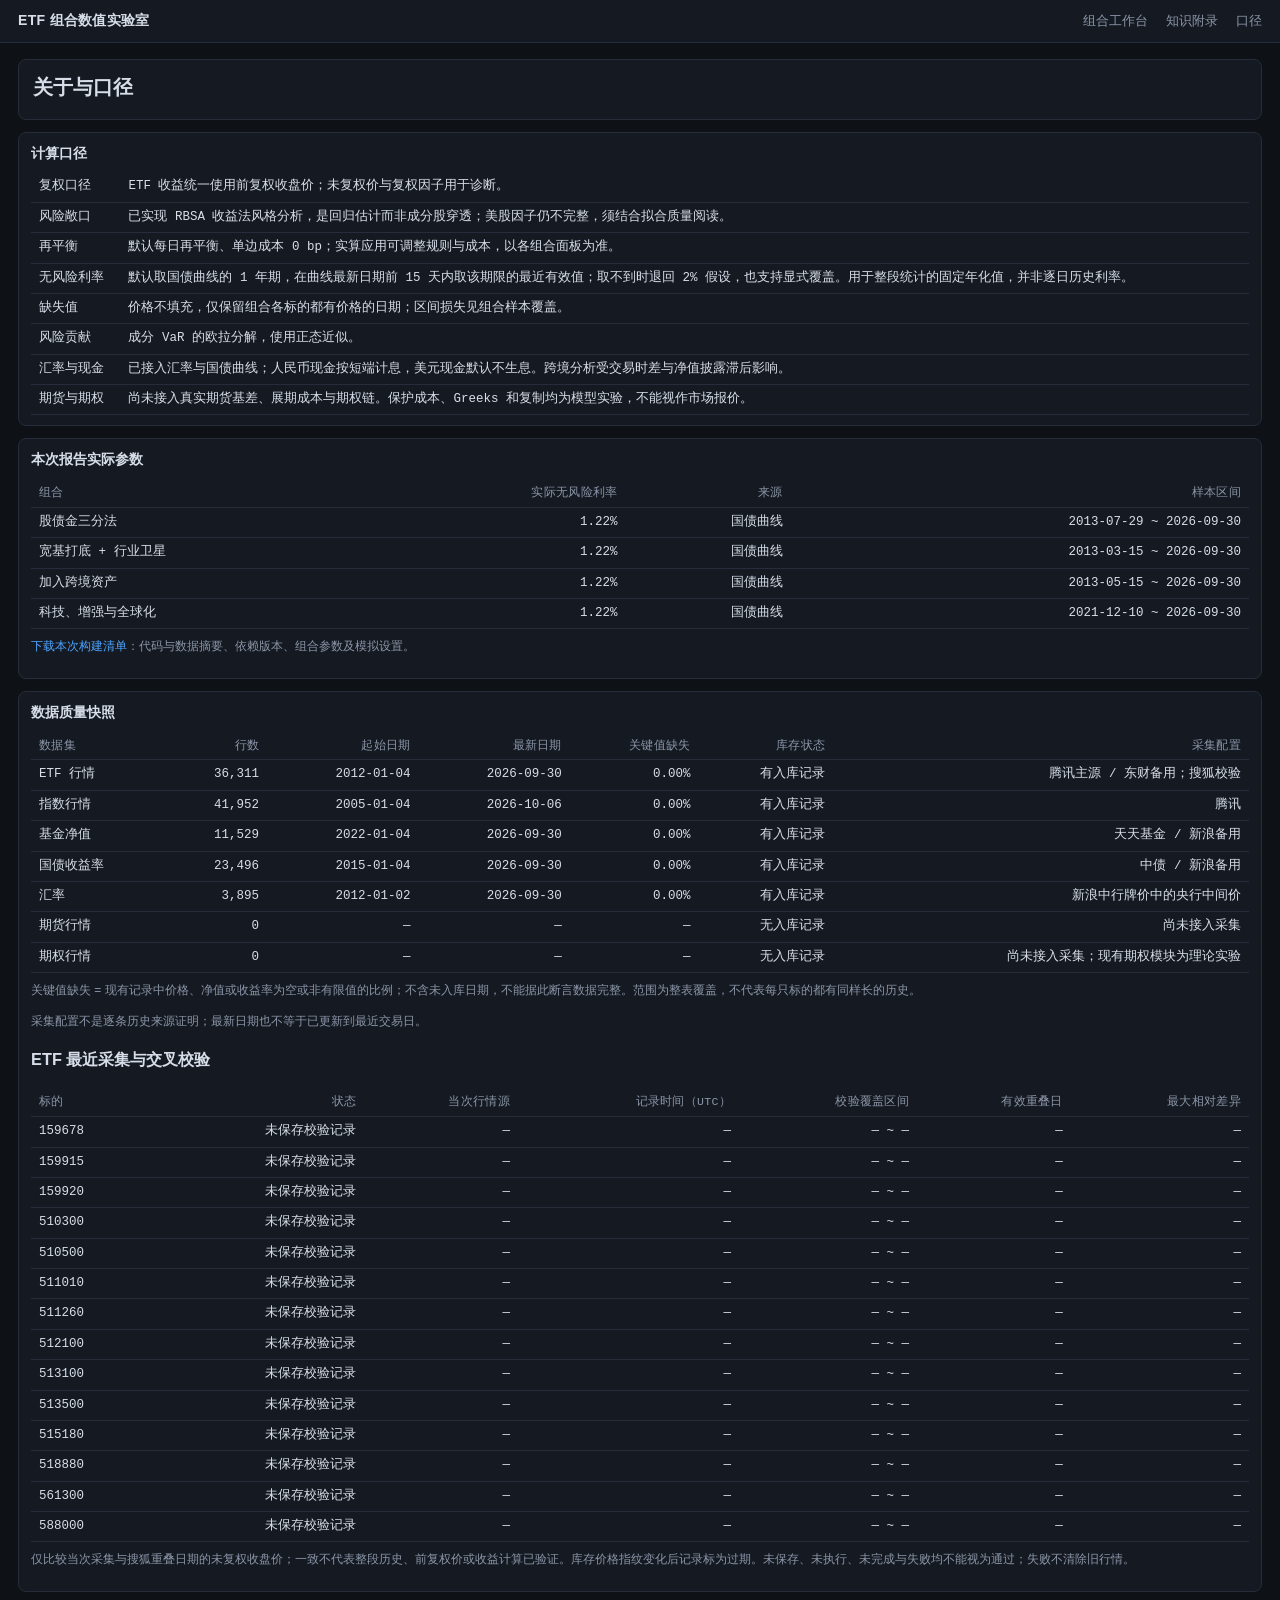
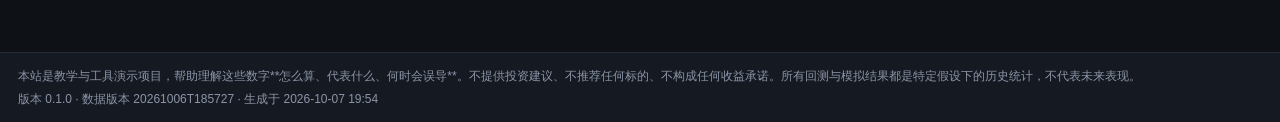
<file: docs/about.html>
<!DOCTYPE html>
<html lang="zh-CN">
<head>
<meta charset="utf-8">
<meta name="viewport" content="width=device-width, initial-scale=1">
<title>口径 · ETF 组合数值实验室</title>
<link rel="stylesheet" href="assets/style.css">
<script data-plotly src="assets/plotly.min.js"></script>
</head>
<body>
<header class="site-header">
  <a class="brand" href="index.html">ETF 组合数值实验室</a>
  <nav>
    <a href="index.html">组合工作台</a>
    <a href="concepts.html">知识附录</a>
    <a href="about.html">口径</a>
  </nav>
</header>
<main>
<div class="titlebar"><h1>关于与口径</h1></div><div class="grid"><section class="panel span-12"><header><h2>计算口径</h2></header><div><table><tbody><tr><td>复权口径</td><td class="prose-cell">ETF 收益统一使用前复权收盘价；未复权价与复权因子用于诊断。</td></tr><tr><td>风险敞口</td><td class="prose-cell">已实现 RBSA 收益法风格分析，是回归估计而非成分股穿透；美股因子仍不完整，须结合拟合质量阅读。</td></tr><tr><td>再平衡</td><td class="prose-cell">默认每日再平衡、单边成本 0 bp；实算应用可调整规则与成本，以各组合面板为准。</td></tr><tr><td>无风险利率</td><td class="prose-cell">默认取国债曲线的 1 年期，在曲线最新日期前 15 天内取该期限的最近有效值；取不到时退回 2% 假设，也支持显式覆盖。用于整段统计的固定年化值，并非逐日历史利率。</td></tr><tr><td>缺失值</td><td class="prose-cell">价格不填充，仅保留组合各标的都有价格的日期；区间损失见组合样本覆盖。</td></tr><tr><td>风险贡献</td><td class="prose-cell">成分 VaR 的欧拉分解，使用正态近似。</td></tr><tr><td>汇率与现金</td><td class="prose-cell">已接入汇率与国债曲线；人民币现金按短端计息，美元现金默认不生息。跨境分析受交易时差与净值披露滞后影响。</td></tr><tr><td>期货与期权</td><td class="prose-cell">尚未接入真实期货基差、展期成本与期权链。保护成本、Greeks 和复制均为模型实验，不能视作市场报价。</td></tr></tbody></table></div></section><section class="panel span-12"><header><h2>本次报告实际参数</h2></header><div><table><thead><tr><th>组合</th><th>实际无风险利率</th><th>来源</th><th>样本区间</th></tr></thead><tbody><tr><td>股债金三分法</td><td>1.22%</td><td>国债曲线</td><td>2013-07-29 ~ 2026-09-30</td></tr><tr><td>宽基打底 + 行业卫星</td><td>1.22%</td><td>国债曲线</td><td>2013-03-15 ~ 2026-09-30</td></tr><tr><td>加入跨境资产</td><td>1.22%</td><td>国债曲线</td><td>2013-05-15 ~ 2026-09-30</td></tr><tr><td>科技、增强与全球化</td><td>1.22%</td><td>国债曲线</td><td>2021-12-10 ~ 2026-09-30</td></tr></tbody></table><p class="note"><a href="build-manifest.json">下载本次构建清单</a>：代码与数据摘要、依赖版本、组合参数及模拟设置。</p></div></section><section class="panel span-12"><header><h2>数据质量快照</h2></header><div><table><thead><tr><th>数据集</th><th>行数</th><th>起始日期</th><th>最新日期</th><th>关键值缺失</th><th>库存状态</th><th>采集配置</th></tr></thead><tbody><tr><td>ETF 行情</td><td>36,311</td><td>2012-01-04</td><td>2026-09-30</td><td>0.00%</td><td>有入库记录</td><td>腾讯主源 / 东财备用；搜狐校验</td></tr><tr><td>指数行情</td><td>41,952</td><td>2005-01-04</td><td>2026-10-06</td><td>0.00%</td><td>有入库记录</td><td>腾讯</td></tr><tr><td>基金净值</td><td>11,529</td><td>2022-01-04</td><td>2026-09-30</td><td>0.00%</td><td>有入库记录</td><td>天天基金 / 新浪备用</td></tr><tr><td>国债收益率</td><td>23,496</td><td>2015-01-04</td><td>2026-09-30</td><td>0.00%</td><td>有入库记录</td><td>中债 / 新浪备用</td></tr><tr><td>汇率</td><td>3,895</td><td>2012-01-02</td><td>2026-09-30</td><td>0.00%</td><td>有入库记录</td><td>新浪中行牌价中的央行中间价</td></tr><tr><td>期货行情</td><td>0</td><td>—</td><td>—</td><td>—</td><td>无入库记录</td><td>尚未接入采集</td></tr><tr><td>期权行情</td><td>0</td><td>—</td><td>—</td><td>—</td><td>无入库记录</td><td>尚未接入采集；现有期权模块为理论实验</td></tr></tbody></table><p class="note">关键值缺失 = 现有记录中价格、净值或收益率为空或非有限值的比例；不含未入库日期，不能据此断言数据完整。范围为整表覆盖，不代表每只标的都有同样长的历史。</p><p class="note">采集配置不是逐条历史来源证明；最新日期也不等于已更新到最近交易日。</p><h3>ETF 最近采集与交叉校验</h3><table><thead><tr><th>标的</th><th>状态</th><th>当次行情源</th><th>记录时间（UTC）</th><th>校验覆盖区间</th><th>有效重叠日</th><th>最大相对差异</th></tr></thead><tbody><tr><td>159678</td><td>未保存校验记录</td><td>—</td><td>—</td><td>— ~ —</td><td>—</td><td>—</td></tr><tr><td>159915</td><td>未保存校验记录</td><td>—</td><td>—</td><td>— ~ —</td><td>—</td><td>—</td></tr><tr><td>159920</td><td>未保存校验记录</td><td>—</td><td>—</td><td>— ~ —</td><td>—</td><td>—</td></tr><tr><td>510300</td><td>未保存校验记录</td><td>—</td><td>—</td><td>— ~ —</td><td>—</td><td>—</td></tr><tr><td>510500</td><td>未保存校验记录</td><td>—</td><td>—</td><td>— ~ —</td><td>—</td><td>—</td></tr><tr><td>511010</td><td>未保存校验记录</td><td>—</td><td>—</td><td>— ~ —</td><td>—</td><td>—</td></tr><tr><td>511260</td><td>未保存校验记录</td><td>—</td><td>—</td><td>— ~ —</td><td>—</td><td>—</td></tr><tr><td>512100</td><td>未保存校验记录</td><td>—</td><td>—</td><td>— ~ —</td><td>—</td><td>—</td></tr><tr><td>513100</td><td>未保存校验记录</td><td>—</td><td>—</td><td>— ~ —</td><td>—</td><td>—</td></tr><tr><td>513500</td><td>未保存校验记录</td><td>—</td><td>—</td><td>— ~ —</td><td>—</td><td>—</td></tr><tr><td>515180</td><td>未保存校验记录</td><td>—</td><td>—</td><td>— ~ —</td><td>—</td><td>—</td></tr><tr><td>518880</td><td>未保存校验记录</td><td>—</td><td>—</td><td>— ~ —</td><td>—</td><td>—</td></tr><tr><td>561300</td><td>未保存校验记录</td><td>—</td><td>—</td><td>— ~ —</td><td>—</td><td>—</td></tr><tr><td>588000</td><td>未保存校验记录</td><td>—</td><td>—</td><td>— ~ —</td><td>—</td><td>—</td></tr></tbody></table><p class="note">仅比较当次采集与搜狐重叠日期的未复权收盘价；一致不代表整段历史、前复权价或收益计算已验证。库存价格指纹变化后记录标为过期。未保存、未执行、未完成与失败均不能视为通过；失败不清除旧行情。</p></div></section></div>
</main>
<footer>
  <p class="disclaimer">本站是教学与工具演示项目，帮助理解这些数字**怎么算、代表什么、何时会误导**。不提供投资建议、不推荐任何标的、不构成任何收益承诺。所有回测与模拟结果都是特定假设下的历史统计，不代表未来表现。</p>
  <p class="meta">版本 0.1.0 · 数据版本 20261006T185727 · 生成于 2026-10-07 19:54</p>
</footer>
</body>
</html>
</file>
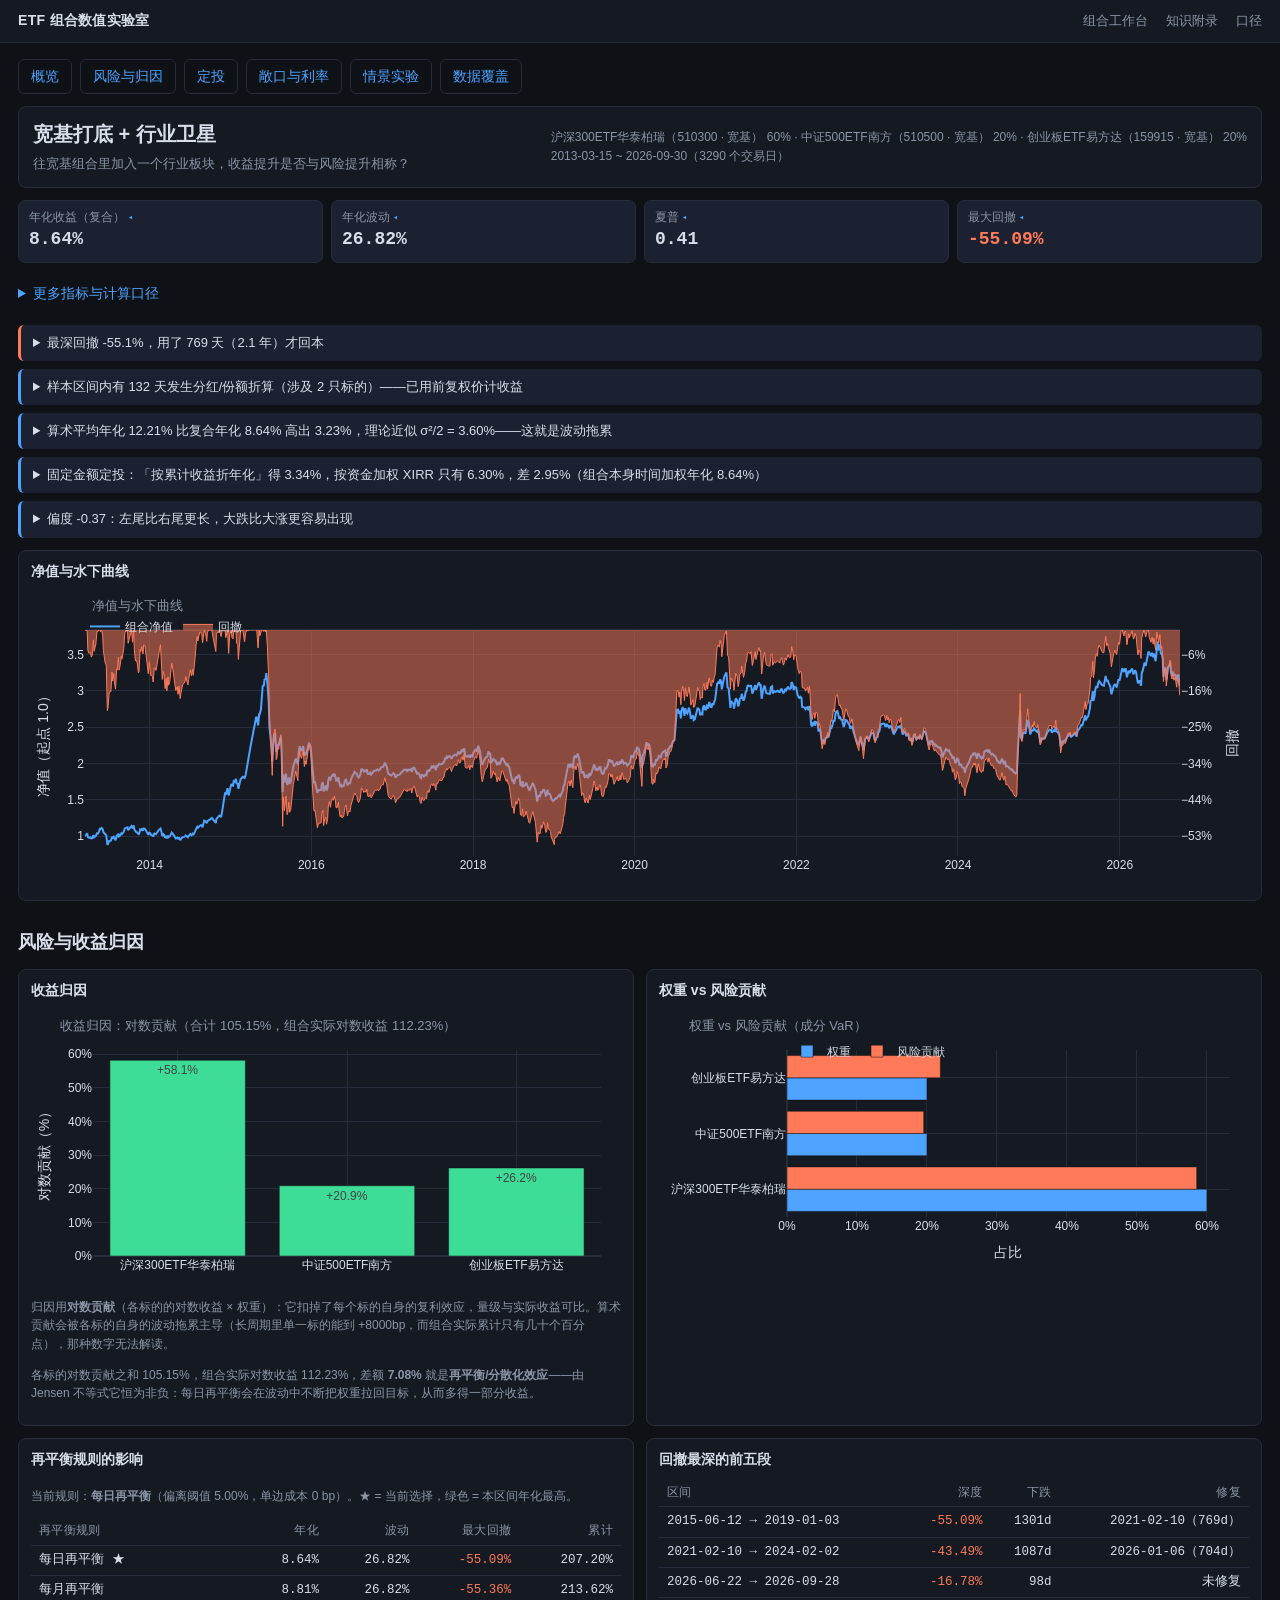
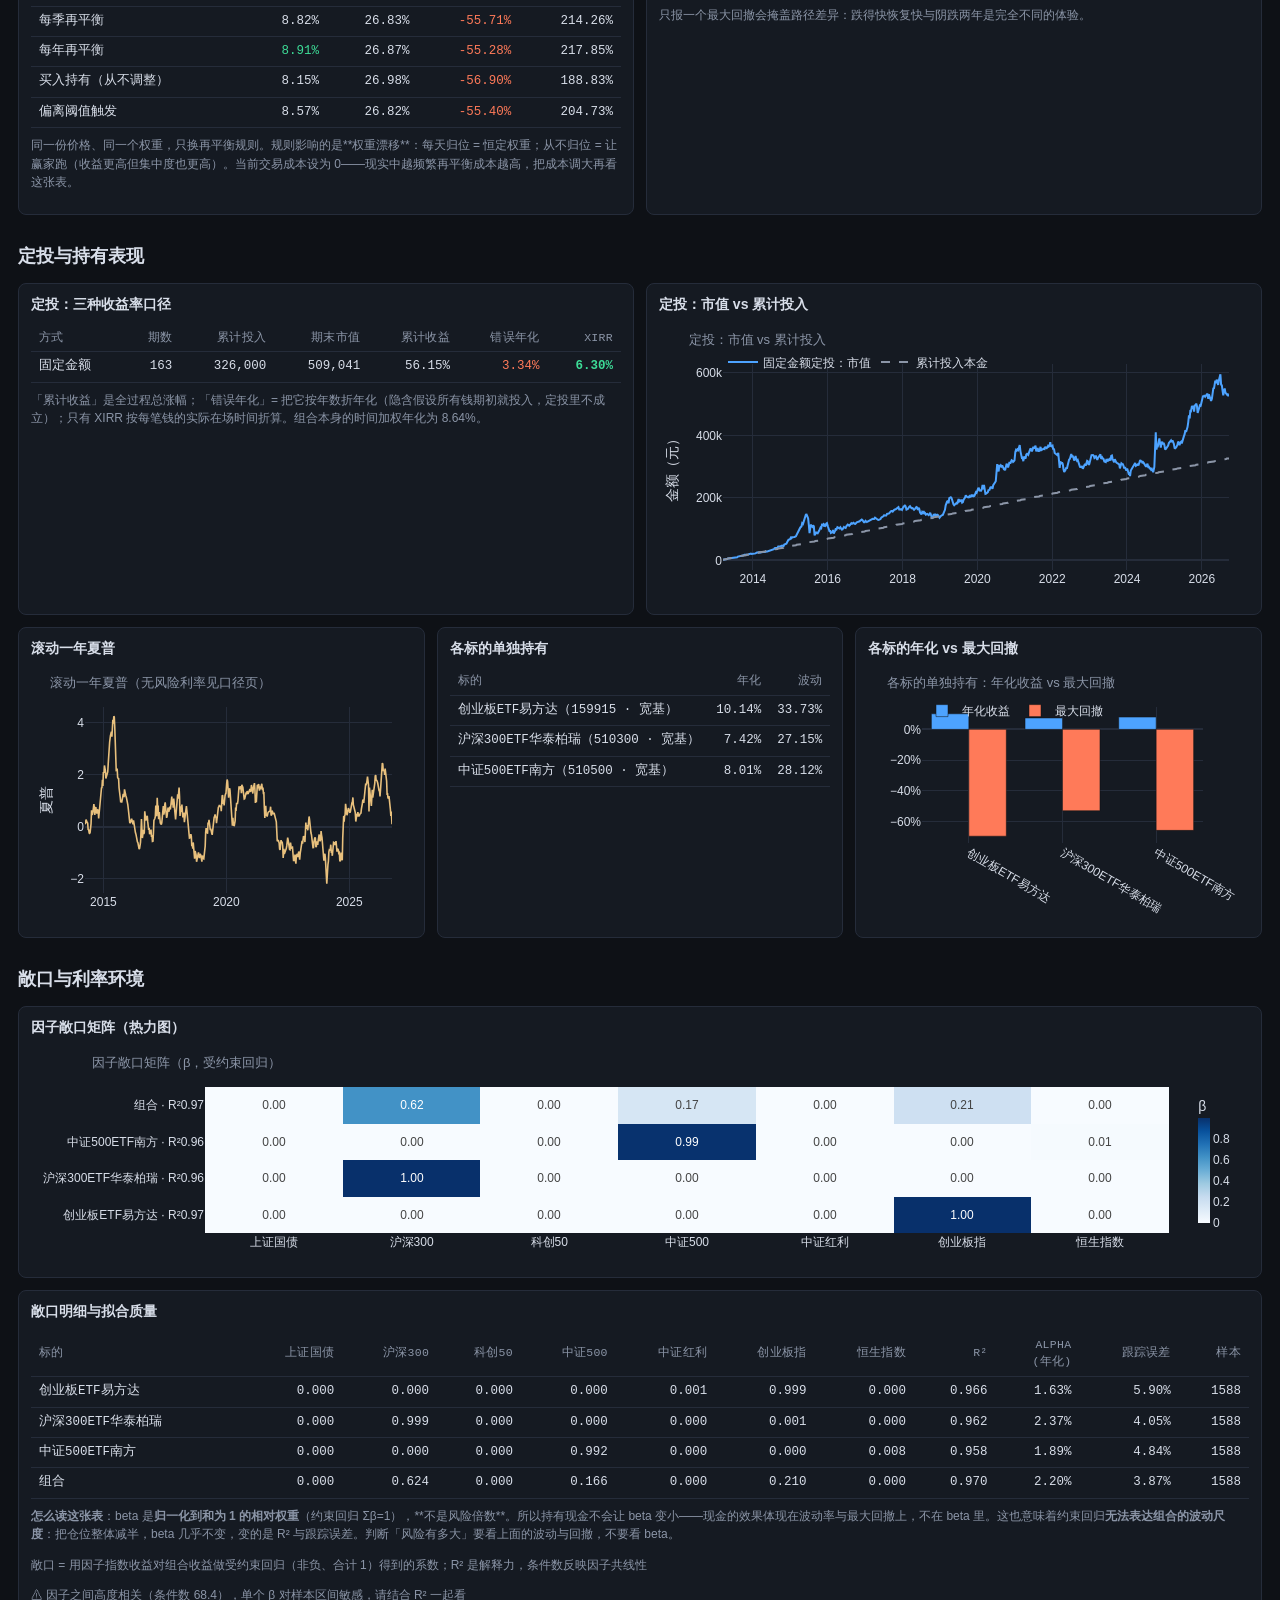
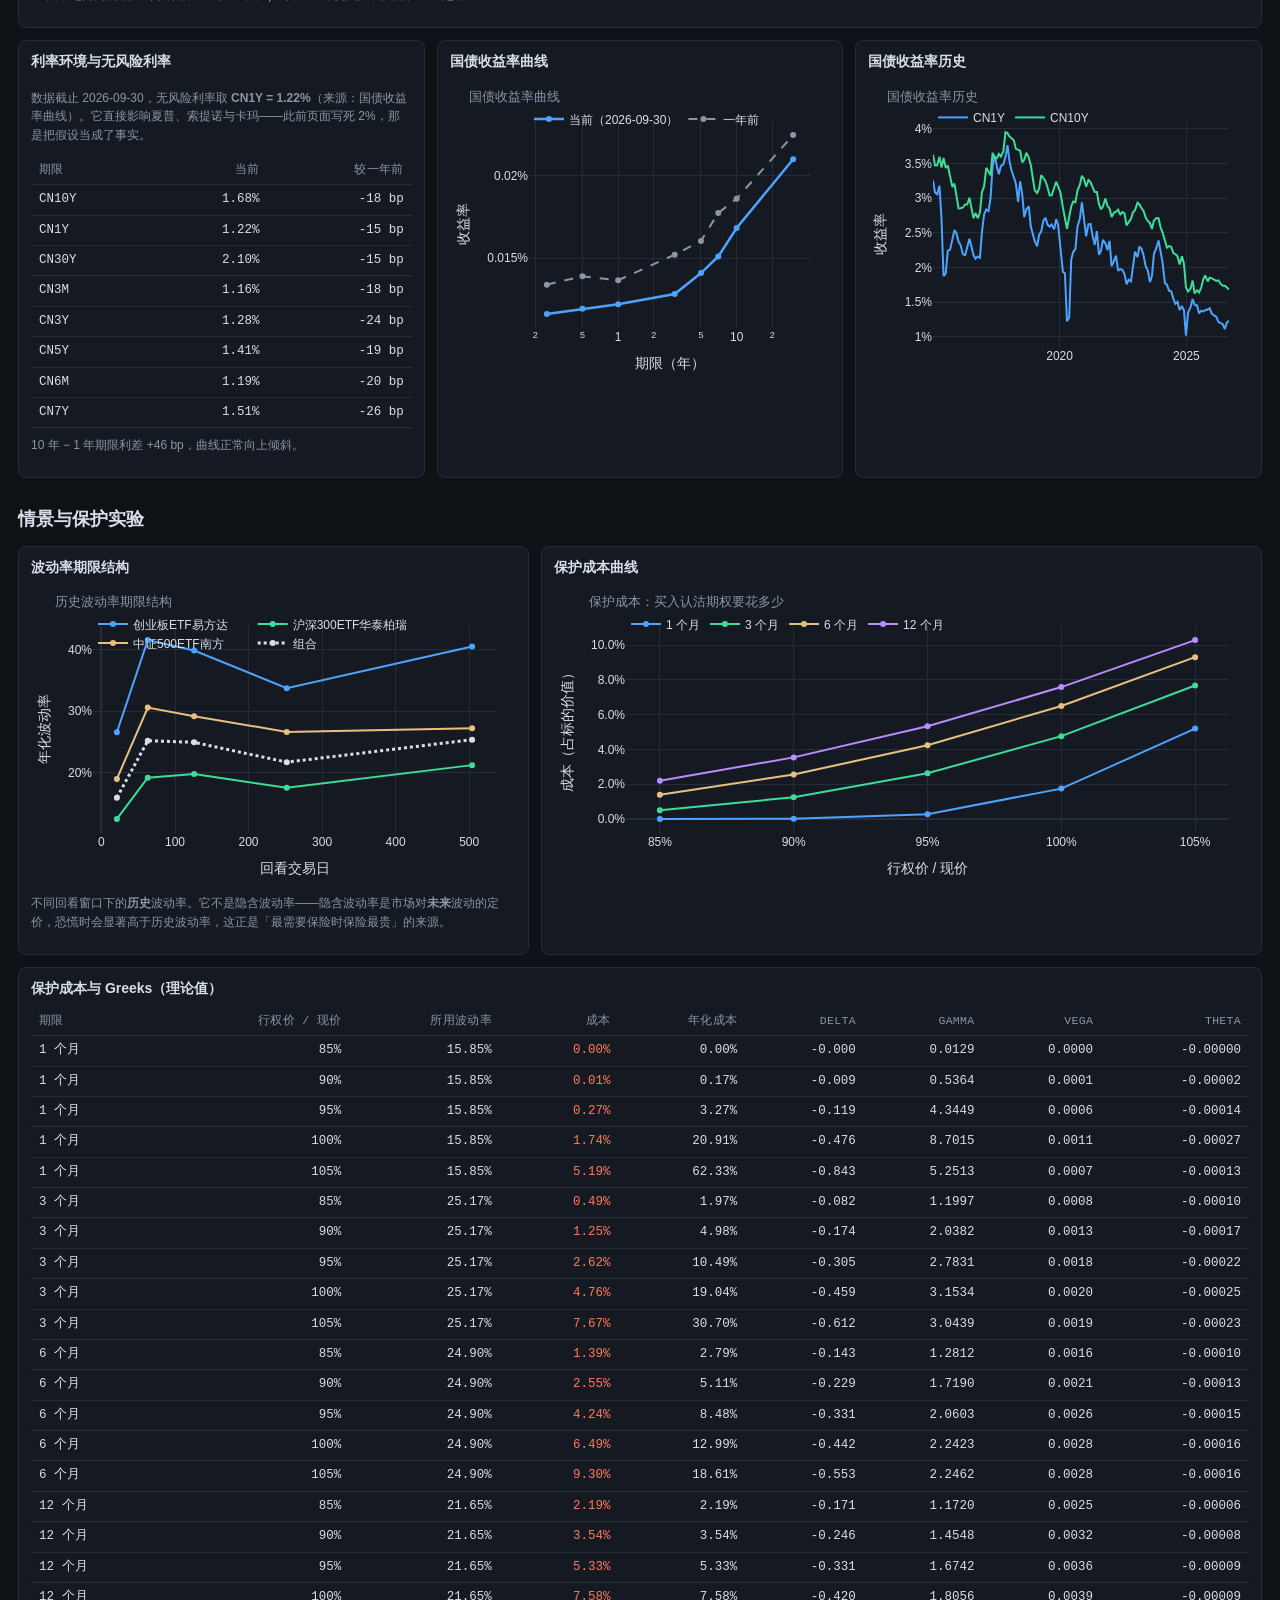
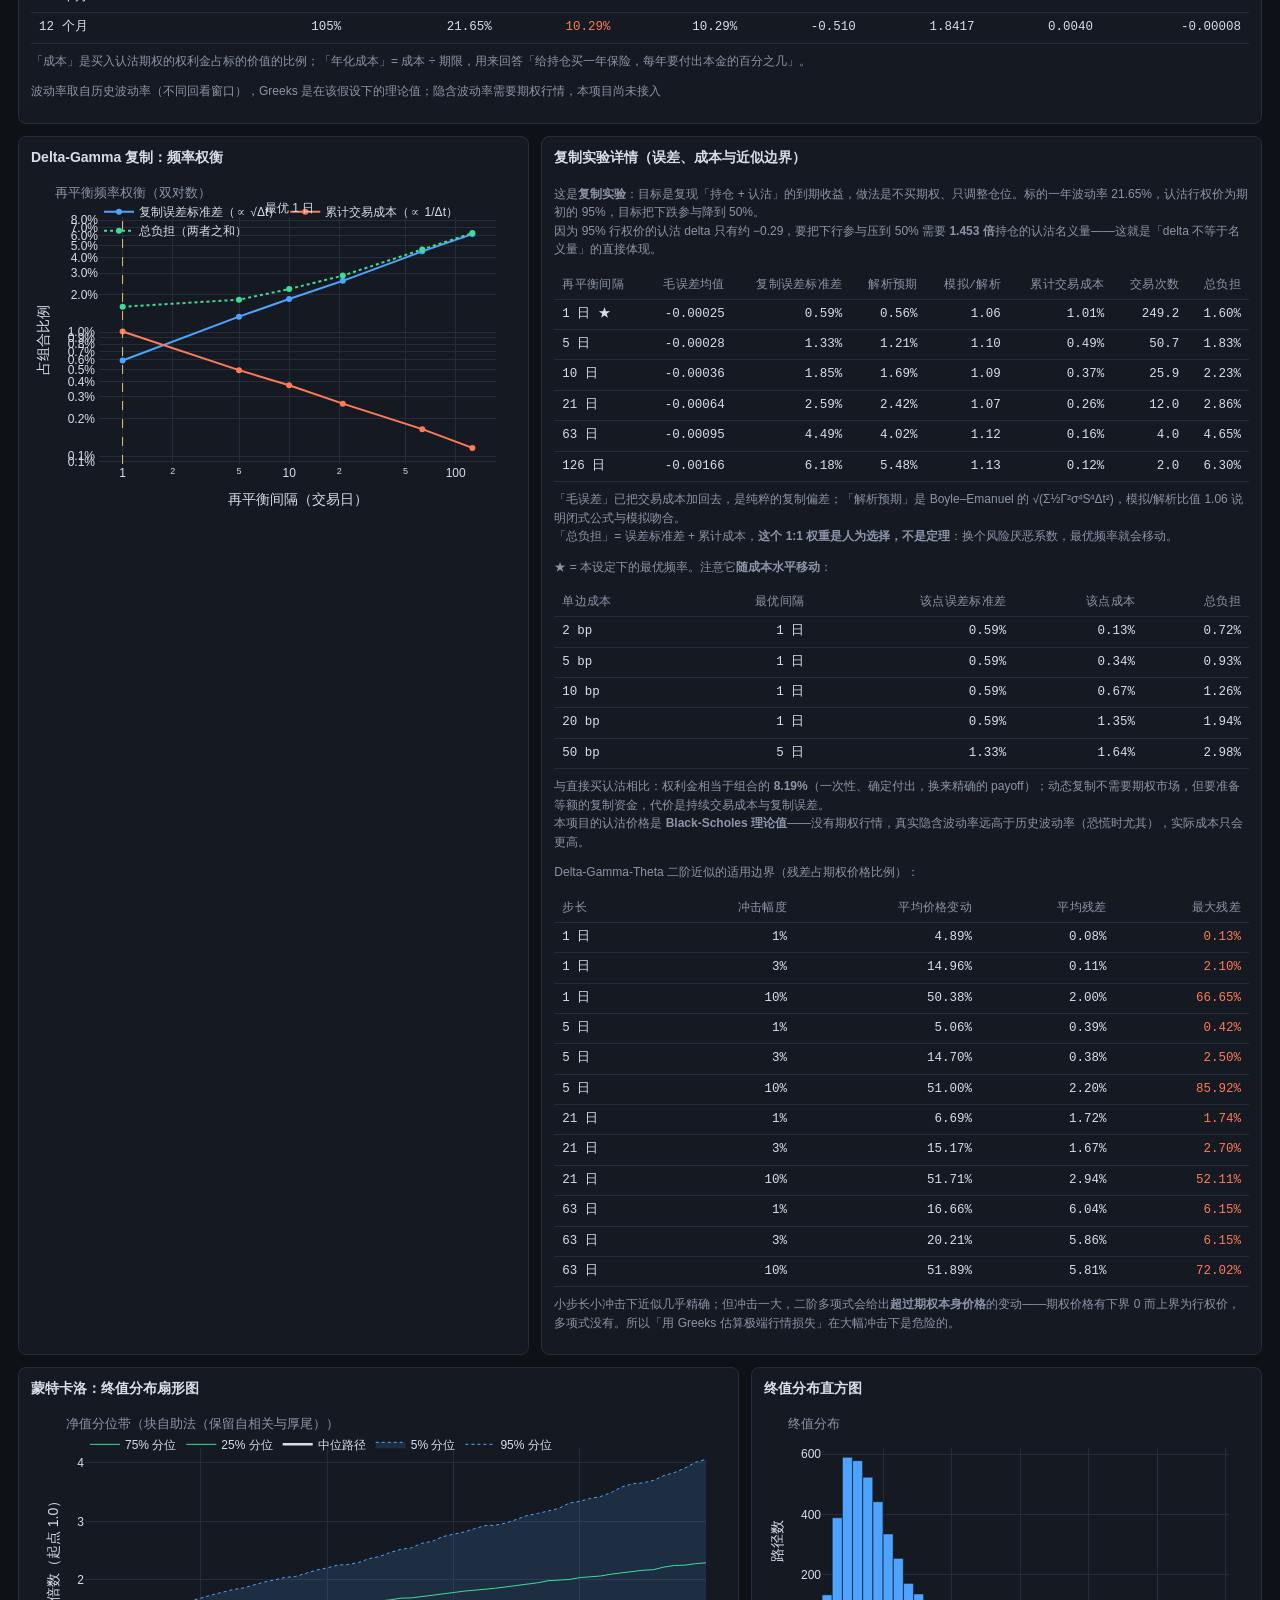
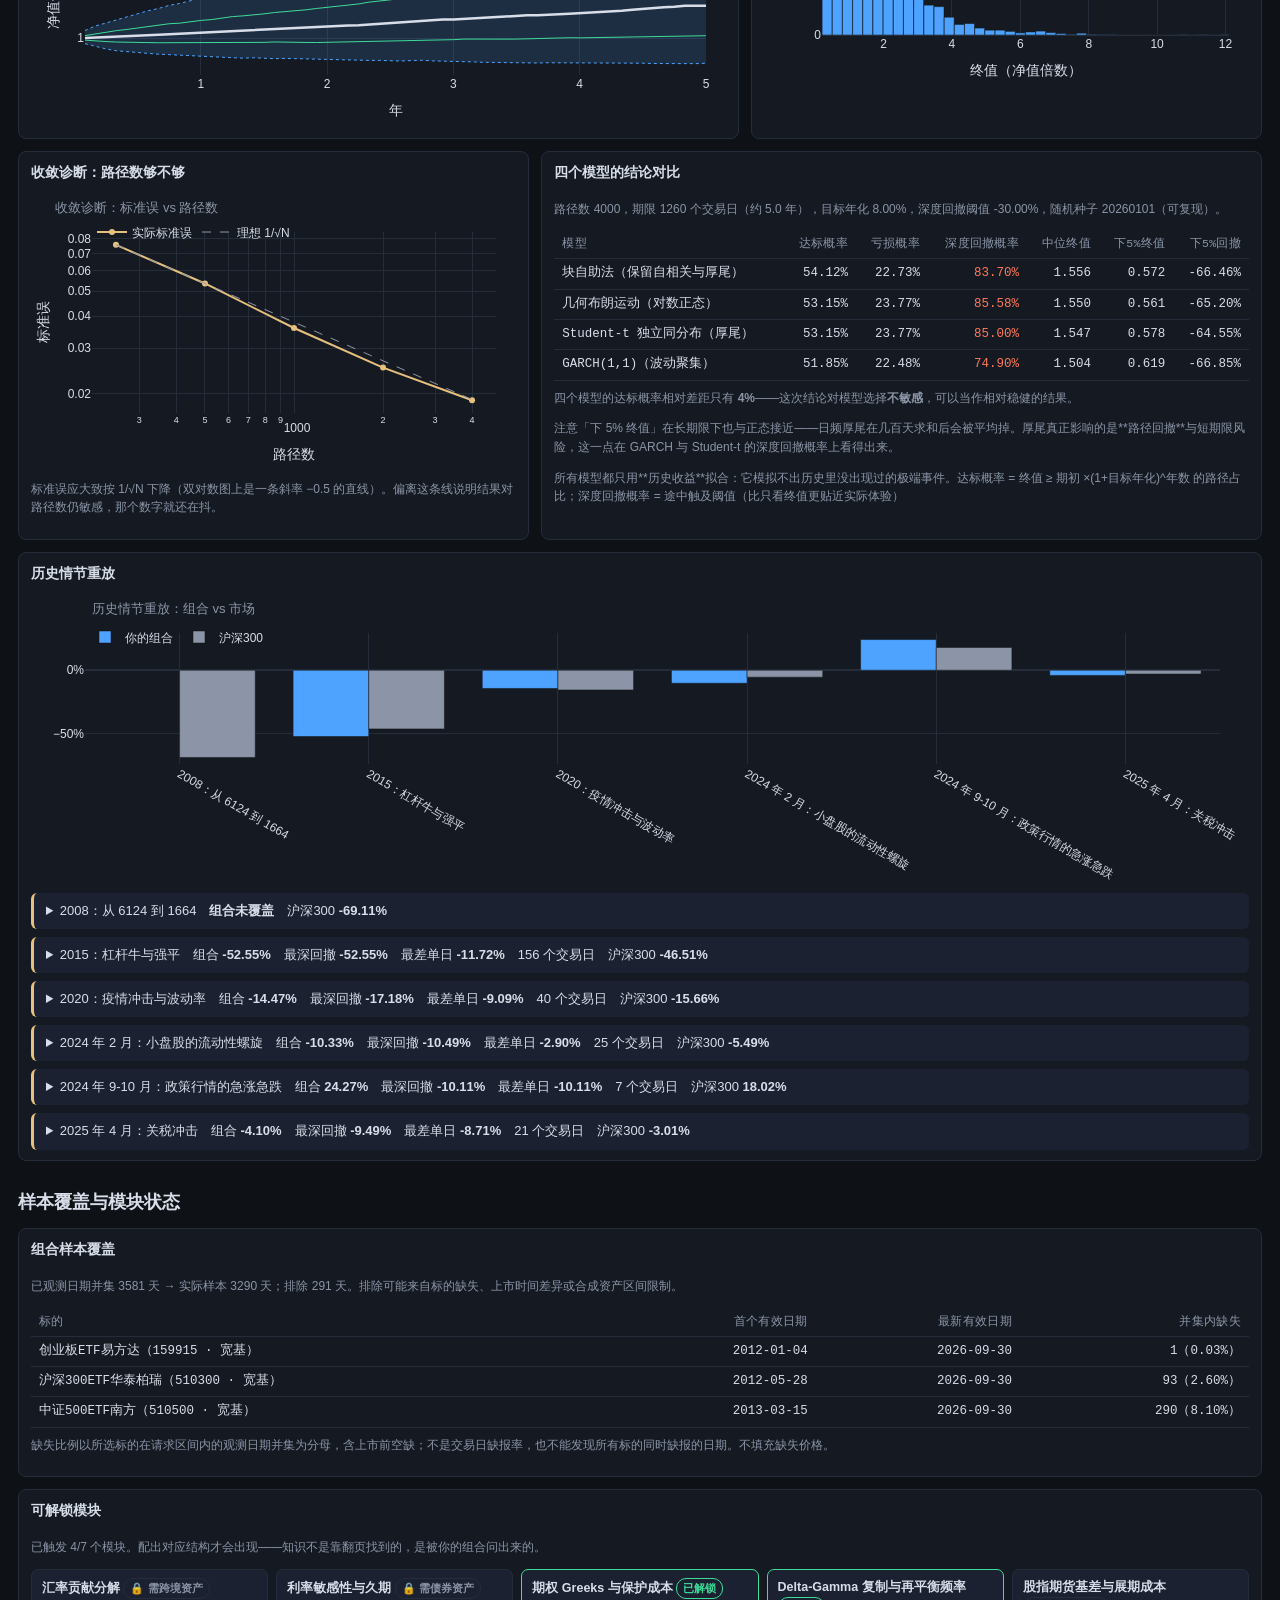
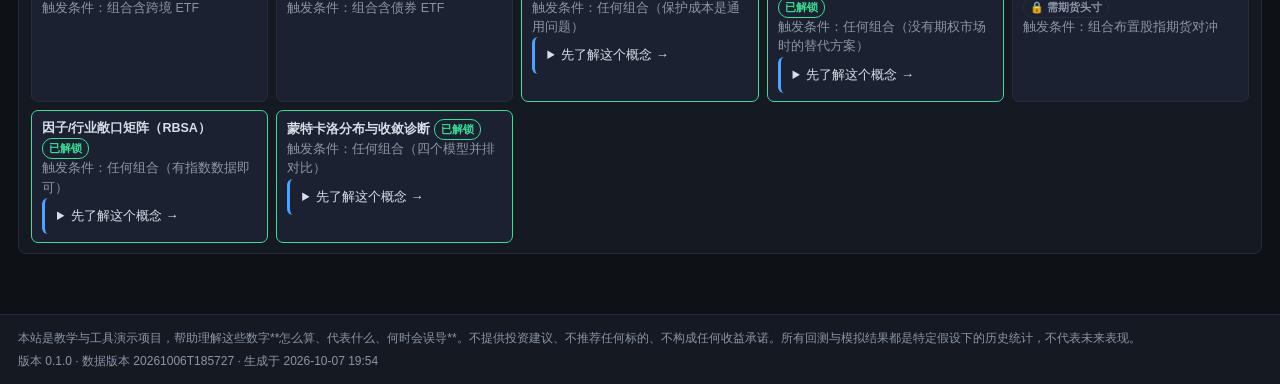
<file: docs/broad_plus_industry.html>
<!DOCTYPE html>
<html lang="zh-CN">
<head>
<meta charset="utf-8">
<meta name="viewport" content="width=device-width, initial-scale=1">
<title>宽基打底 + 行业卫星 · ETF 组合数值实验室</title>
<link rel="stylesheet" href="assets/style.css">
<script data-plotly src="assets/plotly.min.js"></script>
</head>
<body>
<header class="site-header">
  <a class="brand" href="index.html">ETF 组合数值实验室</a>
  <nav>
    <a href="index.html">组合工作台</a>
    <a href="concepts.html">知识附录</a>
    <a href="about.html">口径</a>
  </nav>
</header>
<main>

<nav class="section-nav" aria-label="分析分区"><a href="#broad_plus_industry-overview">概览</a><a href="#broad_plus_industry-risk">风险与归因</a><a href="#broad_plus_industry-dca">定投</a><a href="#broad_plus_industry-exposure">敞口与利率</a><a href="#broad_plus_industry-simulation">情景实验</a><a href="#broad_plus_industry-coverage">数据覆盖</a></nav>
<div class="titlebar" id="broad_plus_industry-overview">
  <div>
    <h1>宽基打底 + 行业卫星</h1>
    <div class="q">往宽基组合里加入一个行业板块，收益提升是否与风险提升相称？</div>
  </div>
  <div class="sub">沪深300ETF华泰柏瑞（510300 · 宽基） 60% · 中证500ETF南方（510500 · 宽基） 20% · 创业板ETF易方达（159915 · 宽基） 20%<br>2013-03-15 ~ 2026-09-30（3290 个交易日）</div>
</div>

<div class="tiles"><details class="tile"><summary><span class="label">年化收益（复合）<span class="hintmark"> ◂</span></span><span class="val">8.64%</span></summary><div class="body"><div class="card"><h3>年化收益</h3><div class="formula">（末值 / 首值）^(1/年数) - 1，年数按自然日折算</div><p><strong>说明什么：</strong>把一段不等长的历史压缩成「每年赚多少」的口径，便于横向比较。</p><p class="mislead"><strong>什么时候会骗人：</strong>它是**几何**平均，一定低于各年收益的算术平均；区间起点挪一年就可能差好几个百分点。看到年化收益时，必须先问「这是哪一段」。</p></div></div></details><details class="tile"><summary><span class="label">年化波动<span class="hintmark"> ◂</span></span><span class="val">26.82%</span></summary><div class="body"><div class="card"><h3>年化波动率</h3><div class="formula">日收益标准差 × √252</div><p><strong>说明什么：</strong>衡量收益围绕均值摆动的幅度，是大多数风险指标的分母。</p><p class="mislead"><strong>什么时候会骗人：</strong>它把上涨和下跌同等对待。对持续买入的定投来说，下跌其实是「打折」，所以单看波动率会高估定投的痛苦程度。</p></div></div></details><details class="tile"><summary><span class="label">夏普<span class="hintmark"> ◂</span></span><span class="val">0.41</span></summary><div class="body"><div class="card"><h3>夏普比率</h3><div class="formula">（年化收益 - 无风险利率）/ 年化波动率</div><p><strong>说明什么：</strong>每承担一单位波动能换来多少超额收益。</p><p class="mislead"><strong>什么时候会骗人：</strong>分子分母都依赖「无风险利率取多少」。用 1 年期国债和用 3 个月 Shibor，同一组合的夏普可能差出可观幅度；而且它假定收益近似正态，对尖峰厚尾的 A 股并不成立。</p></div></div></details><details class="tile"><summary><span class="label">最大回撤<span class="hintmark"> ◂</span></span><span class="val warn-val">-55.09%</span></summary><div class="body"><div class="card"><h3>最大回撤</h3><div class="formula">min（净值 / 历史最高净值 - 1）</div><p><strong>说明什么：</strong>历史上最难受的一段：从高点到低点亏了多少，以及多久没回本。</p><p class="mislead"><strong>什么时候会骗人：</strong>它是**单一历史路径上的极值**，对区间极度敏感。只报一个数字不够，至少要同时给出回撤最深的前几段与修复天数。</p></div></div></details></div><details class="more-metrics"><summary>更多指标与计算口径</summary><div class="tiles"><details class="tile"><summary><span class="label">算术平均年化<span class="hintmark"> ◂</span></span><span class="val">12.21%</span></summary><div class="body"><div class="card"><h3>算术平均年化 vs 复合年化（CAGR）</h3><div class="formula">算术年化 = 日收益均值 × 252；复合年化 = (末值/首值)^(1/年数) − 1</div><p><strong>说明什么：</strong>两者之差就是**波动拖累**，近似等于 σ²/2。波动越大，差距越大。</p><p class="mislead"><strong>什么时候会骗人：</strong>「平均年化收益」在各种宣传里通常指**算术平均**，它总是高于你实际拿到的复合收益。用 20% 波动率算，光这一项每年就能凭空多出约 2 个百分点——拿它去估算长期复利会系统性高估。</p></div></div></details><details class="tile"><summary><span class="label">波动拖累<span class="hintmark"> ◂</span></span><span class="val warn-val">3.23%</span></summary><div class="body"><div class="card"><h3>算术平均年化 vs 复合年化（CAGR）</h3><div class="formula">算术年化 = 日收益均值 × 252；复合年化 = (末值/首值)^(1/年数) − 1</div><p><strong>说明什么：</strong>两者之差就是**波动拖累**，近似等于 σ²/2。波动越大，差距越大。</p><p class="mislead"><strong>什么时候会骗人：</strong>「平均年化收益」在各种宣传里通常指**算术平均**，它总是高于你实际拿到的复合收益。用 20% 波动率算，光这一项每年就能凭空多出约 2 个百分点——拿它去估算长期复利会系统性高估。</p></div></div></details><details class="tile"><summary><span class="label">索提诺<span class="hintmark"> ◂</span></span><span class="val">0.40</span></summary><div class="body"><div class="card"><h3>索提诺比率</h3><div class="formula">（年化收益 - 无风险利率）/ 下行波动率</div><p><strong>说明什么：</strong>只用下跌方向的波动作为风险，更贴近「我讨厌亏钱」的直觉。</p><p class="mislead"><strong>什么时候会骗人：</strong>样本里下跌日很少时分母接近 0，数值会极度放大；所以必须同时看样本量和下行天数。</p></div></div></details><details class="tile"><summary><span class="label">卡玛<span class="hintmark"> ◂</span></span><span class="val">0.16</span></summary><div class="body"><div class="card"><h3>卡玛比率</h3><div class="formula">年化收益 / |最大回撤|</div><p><strong>说明什么：</strong>每承受一个单位的最大回撤能换到多少年化收益。</p><p class="mislead"><strong>什么时候会骗人：</strong>分母是历史极值，所以它同样继承了最大回撤的全部敏感性——换一段区间，排名可能反转。</p></div></div></details><details class="tile"><summary><span class="label">VaR 95% 历史<span class="hintmark"> ◂</span></span><span class="val">2.33%</span></summary><div class="body"><div class="card"><h3>VaR（风险价值）</h3><div class="formula">历史法：收益分布的 5% 分位；参数法：μ + σ·z</div><p><strong>说明什么：</strong>在给定置信水平下，单个周期内「通常不会超过」的损失。</p><p class="mislead"><strong>什么时候会骗人：</strong>它只描述分位点，**不告诉你超过之后会亏多少**；历史法在样本不足时低估尾部，参数法在厚尾数据上系统性低估。所以本项目总是把两种口径并排展示。</p></div></div></details><details class="tile"><summary><span class="label">VaR 95% 参数<span class="hintmark"> ◂</span></span><span class="val">2.73%</span></summary><div class="body"><div class="card"><h3>VaR（风险价值）</h3><div class="formula">历史法：收益分布的 5% 分位；参数法：μ + σ·z</div><p><strong>说明什么：</strong>在给定置信水平下，单个周期内「通常不会超过」的损失。</p><p class="mislead"><strong>什么时候会骗人：</strong>它只描述分位点，**不告诉你超过之后会亏多少**；历史法在样本不足时低估尾部，参数法在厚尾数据上系统性低估。所以本项目总是把两种口径并排展示。</p></div></div></details><details class="tile"><summary><span class="label">CVaR 95%<span class="hintmark"> ◂</span></span><span class="val">4.08%</span></summary><div class="body"><div class="card"><h3>CVaR（条件风险价值）</h3><div class="formula">收益落在 VaR 之外那部分的平均损失</div><p><strong>说明什么：</strong>回答了 VaR 没回答的问题：真的跌破了，平均会亏多少。</p><p class="mislead"><strong>什么时候会骗人：</strong>它依赖尾部样本数量。若历史上只出现过两三次极端下跌，这个数字本身就极不稳定。</p></div></div></details><div class="tile static"><span class="label">偏度</span><span class="val">-0.370</span></div><div class="tile static"><span class="label">超额峰度</span><span class="val">8.542</span></div><div class="tile static"><span class="label">样本交易日</span><span class="val">3289</span></div><details class="tile"><summary><span class="label">无风险利率<span class="hintmark"> ◂</span></span><span class="val">1.22%</span></summary><div class="body"><div class="card"><h3>夏普比率</h3><div class="formula">（年化收益 - 无风险利率）/ 年化波动率</div><p><strong>说明什么：</strong>每承担一单位波动能换来多少超额收益。</p><p class="mislead"><strong>什么时候会骗人：</strong>分子分母都依赖「无风险利率取多少」。用 1 年期国债和用 3 个月 Shibor，同一组合的夏普可能差出可观幅度；而且它假定收益近似正态，对尖峰厚尾的 A 股并不成立。</p></div></div></details><details class="tile"><summary><span class="label">组合折溢价<span class="hintmark"> ◂</span></span><span class="val">0.01%</span></summary><div class="body"><div class="card"><h3>折溢价率</h3><div class="formula">折溢价率 = 二级市场收盘价 / 基金单位净值 − 1</div><p><strong>说明什么：</strong>ETF 像股票一样在二级市场交易，价格可以高于（溢价）或低于（折价）它真实的净值。</p><p class="mislead"><strong>什么时候会骗人：</strong>溢价买入等于多付钱：标的指数不涨不跌，溢价回落到正常水平就是一笔纯亏损。跨境 ETF 在额度紧张时溢价会明显放大。**但跨境品种要特别小心**：QDII 净值披露有滞后，它反映的是上一交易日境外市场收盘，所以算出来的「溢价」里有一部分是时滞造成的假象——不能直接当成你多付了那么多钱。</p></div></div></details><details class="tile"><summary><span class="label">时间加权年化<span class="hintmark"> ◂</span></span><span class="val">8.64%</span></summary><div class="body"><div class="card"><h3>XIRR（资金加权年化）</h3><div class="formula">令 Σ 现金流 / (1+r)^(实际天数/365) = 0 的 r</div><p><strong>说明什么：</strong>把定投每一笔钱的**实际在场时间**考虑进去后的真实年化收益。</p><p class="mislead"><strong>什么时候会骗人：</strong>很多人用「总收益 ÷ 总投入」当年化，这会系统性高估（后期投入的钱几乎没参与上涨却摊薄了分母）。同一段行情，两种算法能差出十几个百分点——这是本站最想让大家看清的一件事。</p></div></div></details></div></details>
<div class="overview-insights"><div class="insights"><details class="insight warn"><summary>最深回撤 -55.1%，用了 769 天（2.1 年）才回本</summary><div class="body"><div class="card"><h3>最大回撤</h3><div class="formula">min（净值 / 历史最高净值 - 1）</div><p><strong>说明什么：</strong>历史上最难受的一段：从高点到低点亏了多少，以及多久没回本。</p><p class="mislead"><strong>什么时候会骗人：</strong>它是**单一历史路径上的极值**，对区间极度敏感。只报一个数字不够，至少要同时给出回撤最深的前几段与修复天数。</p></div><table><tbody><tr><td>depth</td><td>-0.5509</td></tr><tr><td>recovery_days</td><td>769</td></tr><tr><td>peak</td><td>2015-06-12</td></tr><tr><td>trough</td><td>2019-01-03</td></tr><tr><td>recovery</td><td>2021-02-10</td></tr></tbody></table></div></details><details class="insight info"><summary>样本区间内有 132 天发生分红/份额折算（涉及 2 只标的）——已用前复权价计收益</summary><div class="body"><div class="card"><h3>为什么必须用前复权价</h3><div class="formula">前复权价 = 原始价 × 累计复权因子（越早的日期因子越小）</div><p><strong>说明什么：</strong>把历史价格按分红除权调整到与今天可比的口径，这样算出来的收益才包含分红。</p><p class="mislead"><strong>什么时候会骗人：</strong>用未复权价计算，会把每次分红除权当成本金亏损，长期下来会**低估**收益。本项目同时落库两种价格与复权因子，任何结论都能回溯口径。</p></div><table><tbody><tr><td>days</td><td>132</td></tr><tr><td>symbols</td><td>[&#x27;510300&#x27;, &#x27;510500&#x27;]</td></tr></tbody></table></div></details><details class="insight info"><summary>算术平均年化 12.21% 比复合年化 8.64% 高出 3.23%，理论近似 σ²/2 = 3.60%——这就是波动拖累</summary><div class="body"><div class="card"><h3>算术平均年化 vs 复合年化（CAGR）</h3><div class="formula">算术年化 = 日收益均值 × 252；复合年化 = (末值/首值)^(1/年数) − 1</div><p><strong>说明什么：</strong>两者之差就是**波动拖累**，近似等于 σ²/2。波动越大，差距越大。</p><p class="mislead"><strong>什么时候会骗人：</strong>「平均年化收益」在各种宣传里通常指**算术平均**，它总是高于你实际拿到的复合收益。用 20% 波动率算，光这一项每年就能凭空多出约 2 个百分点——拿它去估算长期复利会系统性高估。</p></div><table><tbody><tr><td>arithmetic</td><td>0.1221</td></tr><tr><td>geometric</td><td>0.0864</td></tr><tr><td>drag</td><td>0.0323</td></tr><tr><td>sigma_squared_over_2</td><td>0.0360</td></tr></tbody></table></div></details><details class="insight info"><summary>固定金额定投：「按累计收益折年化」得 3.34%，按资金加权 XIRR 只有 6.30%，差 2.95%（组合本身时间加权年化 8.64%）</summary><div class="body"><div class="card"><h3>XIRR（资金加权年化）</h3><div class="formula">令 Σ 现金流 / (1+r)^(实际天数/365) = 0 的 r</div><p><strong>说明什么：</strong>把定投每一笔钱的**实际在场时间**考虑进去后的真实年化收益。</p><p class="mislead"><strong>什么时候会骗人：</strong>很多人用「总收益 ÷ 总投入」当年化，这会系统性高估（后期投入的钱几乎没参与上涨却摊薄了分母）。同一段行情，两种算法能差出十几个百分点——这是本站最想让大家看清的一件事。</p></div><table><tbody><tr><td>mode</td><td>fixed</td></tr><tr><td>naive</td><td>0.0334</td></tr><tr><td>xirr</td><td>0.0630</td></tr><tr><td>gap</td><td>0.0295</td></tr><tr><td>time_weighted</td><td>0.0864</td></tr></tbody></table></div></details><details class="insight info"><summary>偏度 -0.37：左尾比右尾更长，大跌比大涨更容易出现</summary><div class="body"><div class="card"><h3>CVaR（条件风险价值）</h3><div class="formula">收益落在 VaR 之外那部分的平均损失</div><p><strong>说明什么：</strong>回答了 VaR 没回答的问题：真的跌破了，平均会亏多少。</p><p class="mislead"><strong>什么时候会骗人：</strong>它依赖尾部样本数量。若历史上只出现过两三次极端下跌，这个数字本身就极不稳定。</p></div><table><tbody><tr><td>skewness</td><td>-0.3697</td></tr></tbody></table></div></details></div></div>
<div class="chart-status" data-chart-key="broad_plus_industry" role="status" aria-live="polite" hidden></div>

<div class="grid" style="margin-top:12px">
  <section class="panel span-12"><header><h2>净值与水下曲线</h2></header><div><div id="broad_plus_industry-fig-nav" style="width:100%"></div></div></section>
  <h2 class="section-heading span-12" id="broad_plus_industry-risk">风险与收益归因</h2>
  <section class="panel span-6"><header><h2>收益归因</h2></header><div><div id="broad_plus_industry-fig-return_contribution" style="width:100%"></div><p class='note'>归因用<b>对数贡献</b>（各标的的对数收益 × 权重）：它扣掉了每个标的自身的复利效应，量级与实际收益可比。算术贡献会被各标的自身的波动拖累主导（长周期里单一标的能到 +8000bp，而组合实际累计只有几十个百分点），那种数字无法解读。</p><p class='note'>各标的对数贡献之和 105.15%，组合实际对数收益 112.23%，差额 <b>7.08%</b> 就是<b>再平衡/分散化效应</b>——由 Jensen 不等式它恒为非负：每日再平衡会在波动中不断把权重拉回目标，从而多得一部分收益。</p></div></section>
  <section class="panel span-6"><header><h2>权重 vs 风险贡献</h2></header><div><div id="broad_plus_industry-fig-risk_vs_weight" style="width:100%"></div></div></section>
  <section class="panel span-6"><header><h2>再平衡规则的影响</h2></header><div><p class="note">当前规则：<b>每日再平衡</b>（偏离阈值 5.00%，单边成本 0 bp）。★ = 当前选择，绿色 = 本区间年化最高。</p><table><thead><tr><th>再平衡规则</th><th>年化</th><th>波动</th><th>最大回撤</th><th>累计</th></tr></thead><tbody><tr><td>每日再平衡 ★</td><td class="">8.64%</td><td>26.82%</td><td class="warn">-55.09%</td><td>207.20%</td></tr><tr><td>每月再平衡</td><td class="">8.81%</td><td>26.82%</td><td class="warn">-55.36%</td><td>213.62%</td></tr><tr><td>每季再平衡</td><td class="">8.82%</td><td>26.83%</td><td class="warn">-55.71%</td><td>214.26%</td></tr><tr><td>每年再平衡</td><td class="ok">8.91%</td><td>26.87%</td><td class="warn">-55.28%</td><td>217.85%</td></tr><tr><td>买入持有（从不调整）</td><td class="">8.15%</td><td>26.98%</td><td class="warn">-56.90%</td><td>188.83%</td></tr><tr><td>偏离阈值触发</td><td class="">8.57%</td><td>26.82%</td><td class="warn">-55.40%</td><td>204.73%</td></tr></tbody></table><p class="note">同一份价格、同一个权重，只换再平衡规则。规则影响的是**权重漂移**：每天归位 = 恒定权重；从不归位 = 让赢家跑（收益更高但集中度也更高）。当前交易成本设为 0——现实中越频繁再平衡成本越高，把成本调大再看这张表。</p></div></section>
  <section class="panel span-6"><header><h2>回撤最深的前五段</h2></header><div><table><thead><tr><th>区间</th><th>深度</th><th>下跌</th><th>修复</th></tr></thead><tbody><tr><td>2015-06-12 → 2019-01-03</td><td class='warn'>-55.09%</td><td>1301d</td><td>2021-02-10（769d）</td></tr><tr><td>2021-02-10 → 2024-02-02</td><td class='warn'>-43.49%</td><td>1087d</td><td>2026-01-06（704d）</td></tr><tr><td>2026-06-22 → 2026-09-28</td><td class='warn'>-16.78%</td><td>98d</td><td>未修复</td></tr></tbody></table><p class='note'>只报一个最大回撤会掩盖路径差异：跌得快恢复快与阴跌两年是完全不同的体验。</p></div></section>
  <h2 class="section-heading span-12" id="broad_plus_industry-dca">定投与持有表现</h2>
  <section class="panel span-6"><header><h2>定投：三种收益率口径</h2></header><div><table><thead><tr><th>方式</th><th>期数</th><th>累计投入</th><th>期末市值</th><th>累计收益</th><th>错误年化</th><th>XIRR</th></tr></thead><tbody><tr><td>固定金额</td><td>163</td><td>326,000</td><td>509,041</td><td>56.15%</td><td class='warn'>3.34%</td><td class='ok'><strong>6.30%</strong></td></tr></tbody></table><p class='note'>「累计收益」是全过程总涨幅；「错误年化」= 把它按年数折年化（隐含假设所有钱期初就投入，定投里不成立）；只有 XIRR 按每笔钱的实际在场时间折算。组合本身的时间加权年化为 8.64%。</p></div></section>
  <section class="panel span-6"><header><h2>定投：市值 vs 累计投入</h2></header><div><div id="broad_plus_industry-fig-dca" style="width:100%"></div></div></section>
  <section class="panel span-4"><header><h2>滚动一年夏普</h2></header><div><div id="broad_plus_industry-fig-rolling_sharpe" style="width:100%"></div></div></section>
  <section class="panel span-4"><header><h2>各标的单独持有</h2></header><div><table><thead><tr><th>标的</th><th>年化</th><th>波动</th><th>最大回撤</th></tr></thead><tbody><tr><td>创业板ETF易方达（159915 · 宽基）</td><td>10.14%</td><td>33.73%</td><td class='warn'>-69.58%</td></tr><tr><td>沪深300ETF华泰柏瑞（510300 · 宽基）</td><td>7.42%</td><td>27.15%</td><td class='warn'>-52.97%</td></tr><tr><td>中证500ETF南方（510500 · 宽基）</td><td>8.01%</td><td>28.12%</td><td class='warn'>-65.77%</td></tr></tbody></table></div></section>
  <section class="panel span-4"><header><h2>各标的年化 vs 最大回撤</h2></header><div><div id="broad_plus_industry-fig-per_asset" style="width:100%"></div></div></section>
  <h2 class="section-heading span-12" id="broad_plus_industry-exposure">敞口与利率环境</h2>
  <section class="panel span-12"><header><h2>因子敞口矩阵（热力图）</h2></header><div><div id="broad_plus_industry-fig-exposure_heatmap" style="width:100%"></div></div></section>
  <section class="panel span-12"><header><h2>敞口明细与拟合质量</h2></header><div><table><thead><tr><th>标的</th><th>上证国债</th><th>沪深300</th><th>科创50</th><th>中证500</th><th>中证红利</th><th>创业板指</th><th>恒生指数</th><th>R²</th><th>Alpha<br>(年化)</th><th>跟踪误差</th><th>样本</th></tr></thead><tbody><tr><td>创业板ETF易方达</td><td>0.000</td><td>0.000</td><td>0.000</td><td>0.000</td><td>0.001</td><td>0.999</td><td>0.000</td><td>0.966</td><td>1.63%</td><td>5.90%</td><td>1588</td></tr><tr><td>沪深300ETF华泰柏瑞</td><td>0.000</td><td>0.999</td><td>0.000</td><td>0.000</td><td>0.000</td><td>0.001</td><td>0.000</td><td>0.962</td><td>2.37%</td><td>4.05%</td><td>1588</td></tr><tr><td>中证500ETF南方</td><td>0.000</td><td>0.000</td><td>0.000</td><td>0.992</td><td>0.000</td><td>0.000</td><td>0.008</td><td>0.958</td><td>1.89%</td><td>4.84%</td><td>1588</td></tr><tr><td>组合</td><td>0.000</td><td>0.624</td><td>0.000</td><td>0.166</td><td>0.000</td><td>0.210</td><td>0.000</td><td>0.970</td><td>2.20%</td><td>3.87%</td><td>1588</td></tr></tbody></table><p class='note'><b>怎么读这张表</b>：beta 是<b>归一化到和为 1 的相对权重</b>（约束回归 Σβ=1），**不是风险倍数**。所以持有现金不会让 beta 变小——现金的效果体现在波动率与最大回撤上，不在 beta 里。这也意味着约束回归<b>无法表达组合的波动尺度</b>：把仓位整体减半，beta 几乎不变，变的是 R² 与跟踪误差。判断「风险有多大」要看上面的波动与回撤，不要看 beta。</p><p class='note'>敞口 = 用因子指数收益对组合收益做受约束回归（非负、合计 1）得到的系数；R² 是解释力，条件数反映因子共线性</p><p class="note warn-text">⚠ 因子之间高度相关（条件数 68.4），单个 β 对样本区间敏感，请结合 R² 一起看</p></div></section>
  <section class="panel span-4"><header><h2>利率环境与无风险利率</h2></header><div><p class="note">数据截止 2026-09-30，无风险利率取 <b>CN1Y = 1.22%</b>（来源：国债收益率曲线）。它直接影响夏普、索提诺与卡玛——此前页面写死 2%，那是把假设当成了事实。</p><table><thead><tr><th>期限</th><th>当前</th><th>较一年前</th></tr></thead><tbody><tr><td>CN10Y</td><td>1.68%</td><td>-18 bp</td></tr><tr><td>CN1Y</td><td>1.22%</td><td>-15 bp</td></tr><tr><td>CN30Y</td><td>2.10%</td><td>-15 bp</td></tr><tr><td>CN3M</td><td>1.16%</td><td>-18 bp</td></tr><tr><td>CN3Y</td><td>1.28%</td><td>-24 bp</td></tr><tr><td>CN5Y</td><td>1.41%</td><td>-19 bp</td></tr><tr><td>CN6M</td><td>1.19%</td><td>-20 bp</td></tr><tr><td>CN7Y</td><td>1.51%</td><td>-26 bp</td></tr></tbody></table><p class="note">10 年 − 1 年期限利差 +46 bp，曲线正常向上倾斜。</p></div></section><section class="panel span-4"><header><h2>国债收益率曲线</h2></header><div><div id="broad_plus_industry-fig-yield_curve" style="width:100%"></div></div></section><section class="panel span-4"><header><h2>国债收益率历史</h2></header><div><div id="broad_plus_industry-fig-yield_history" style="width:100%"></div></div></section>
  
  <h2 class="section-heading span-12" id="broad_plus_industry-simulation">情景与保护实验</h2>
  <section class="panel span-5"><header><h2>波动率期限结构</h2></header><div><div id="broad_plus_industry-fig-vol_term_structure" style="width:100%"></div><p class='note'>不同回看窗口下的<b>历史</b>波动率。它不是隐含波动率——隐含波动率是市场对<b>未来</b>波动的定价，恐慌时会显著高于历史波动率，这正是「最需要保险时保险最贵」的来源。</p></div></section>
  <section class="panel span-7"><header><h2>保护成本曲线</h2></header><div><div id="broad_plus_industry-fig-protection_curve" style="width:100%"></div></div></section>
  <section class="panel span-12"><header><h2>保护成本与 Greeks（理论值）</h2></header><div><table><thead><tr><th>期限</th><th>行权价 / 现价</th><th>所用波动率</th><th>成本</th><th>年化成本</th><th>Delta</th><th>Gamma</th><th>Vega</th><th>Theta</th></tr></thead><tbody><tr><td>1 个月</td><td>85%</td><td>15.85%</td><td class="warn">0.00%</td><td>0.00%</td><td>-0.000</td><td>0.0129</td><td>0.0000</td><td>-0.00000</td></tr><tr><td>1 个月</td><td>90%</td><td>15.85%</td><td class="warn">0.01%</td><td>0.17%</td><td>-0.009</td><td>0.5364</td><td>0.0001</td><td>-0.00002</td></tr><tr><td>1 个月</td><td>95%</td><td>15.85%</td><td class="warn">0.27%</td><td>3.27%</td><td>-0.119</td><td>4.3449</td><td>0.0006</td><td>-0.00014</td></tr><tr><td>1 个月</td><td>100%</td><td>15.85%</td><td class="warn">1.74%</td><td>20.91%</td><td>-0.476</td><td>8.7015</td><td>0.0011</td><td>-0.00027</td></tr><tr><td>1 个月</td><td>105%</td><td>15.85%</td><td class="warn">5.19%</td><td>62.33%</td><td>-0.843</td><td>5.2513</td><td>0.0007</td><td>-0.00013</td></tr><tr><td>3 个月</td><td>85%</td><td>25.17%</td><td class="warn">0.49%</td><td>1.97%</td><td>-0.082</td><td>1.1997</td><td>0.0008</td><td>-0.00010</td></tr><tr><td>3 个月</td><td>90%</td><td>25.17%</td><td class="warn">1.25%</td><td>4.98%</td><td>-0.174</td><td>2.0382</td><td>0.0013</td><td>-0.00017</td></tr><tr><td>3 个月</td><td>95%</td><td>25.17%</td><td class="warn">2.62%</td><td>10.49%</td><td>-0.305</td><td>2.7831</td><td>0.0018</td><td>-0.00022</td></tr><tr><td>3 个月</td><td>100%</td><td>25.17%</td><td class="warn">4.76%</td><td>19.04%</td><td>-0.459</td><td>3.1534</td><td>0.0020</td><td>-0.00025</td></tr><tr><td>3 个月</td><td>105%</td><td>25.17%</td><td class="warn">7.67%</td><td>30.70%</td><td>-0.612</td><td>3.0439</td><td>0.0019</td><td>-0.00023</td></tr><tr><td>6 个月</td><td>85%</td><td>24.90%</td><td class="warn">1.39%</td><td>2.79%</td><td>-0.143</td><td>1.2812</td><td>0.0016</td><td>-0.00010</td></tr><tr><td>6 个月</td><td>90%</td><td>24.90%</td><td class="warn">2.55%</td><td>5.11%</td><td>-0.229</td><td>1.7190</td><td>0.0021</td><td>-0.00013</td></tr><tr><td>6 个月</td><td>95%</td><td>24.90%</td><td class="warn">4.24%</td><td>8.48%</td><td>-0.331</td><td>2.0603</td><td>0.0026</td><td>-0.00015</td></tr><tr><td>6 个月</td><td>100%</td><td>24.90%</td><td class="warn">6.49%</td><td>12.99%</td><td>-0.442</td><td>2.2423</td><td>0.0028</td><td>-0.00016</td></tr><tr><td>6 个月</td><td>105%</td><td>24.90%</td><td class="warn">9.30%</td><td>18.61%</td><td>-0.553</td><td>2.2462</td><td>0.0028</td><td>-0.00016</td></tr><tr><td>12 个月</td><td>85%</td><td>21.65%</td><td class="warn">2.19%</td><td>2.19%</td><td>-0.171</td><td>1.1720</td><td>0.0025</td><td>-0.00006</td></tr><tr><td>12 个月</td><td>90%</td><td>21.65%</td><td class="warn">3.54%</td><td>3.54%</td><td>-0.246</td><td>1.4548</td><td>0.0032</td><td>-0.00008</td></tr><tr><td>12 个月</td><td>95%</td><td>21.65%</td><td class="warn">5.33%</td><td>5.33%</td><td>-0.331</td><td>1.6742</td><td>0.0036</td><td>-0.00009</td></tr><tr><td>12 个月</td><td>100%</td><td>21.65%</td><td class="warn">7.58%</td><td>7.58%</td><td>-0.420</td><td>1.8056</td><td>0.0039</td><td>-0.00009</td></tr><tr><td>12 个月</td><td>105%</td><td>21.65%</td><td class="warn">10.29%</td><td>10.29%</td><td>-0.510</td><td>1.8417</td><td>0.0040</td><td>-0.00008</td></tr></tbody></table><p class='note'>「成本」是买入认沽期权的权利金占标的价值的比例；「年化成本」= 成本 ÷ 期限，用来回答「给持仓买一年保险，每年要付出本金的百分之几」。</p><p class='note'>波动率取自历史波动率（不同回看窗口），Greeks 是在该假设下的理论值；隐含波动率需要期权行情，本项目尚未接入</p></div></section>
  <section class="panel span-5"><header><h2>Delta-Gamma 复制：频率权衡</h2></header><div><div id="broad_plus_industry-fig-hedge_tradeoff" style="width:100%"></div></div></section>
  <section class="panel span-7"><header><h2>复制实验详情（误差、成本与近似边界）</h2></header><div><p class='note'>这是<b>复制实验</b>：目标是复现「持仓 + 认沽」的到期收益，做法是不买期权、只调整仓位。标的一年波动率 21.65%，认沽行权价为期初的 95%，目标把下跌参与降到 50%。<br>因为 95% 行权价的认沽 delta 只有约 −0.29，要把下行参与压到 50% 需要 <b>1.453 倍</b>持仓的认沽名义量——这就是「delta 不等于名义量」的直接体现。</p><table><thead><tr><th>再平衡间隔</th><th>毛误差均值</th><th>复制误差标准差</th><th>解析预期</th><th>模拟/解析</th><th>累计交易成本</th><th>交易次数</th><th>总负担</th></tr></thead><tbody><tr><td>1 日 ★</td><td>-0.00025</td><td>0.59%</td><td>0.56%</td><td>1.06</td><td>1.01%</td><td>249.2</td><td>1.60%</td></tr><tr><td>5 日</td><td>-0.00028</td><td>1.33%</td><td>1.21%</td><td>1.10</td><td>0.49%</td><td>50.7</td><td>1.83%</td></tr><tr><td>10 日</td><td>-0.00036</td><td>1.85%</td><td>1.69%</td><td>1.09</td><td>0.37%</td><td>25.9</td><td>2.23%</td></tr><tr><td>21 日</td><td>-0.00064</td><td>2.59%</td><td>2.42%</td><td>1.07</td><td>0.26%</td><td>12.0</td><td>2.86%</td></tr><tr><td>63 日</td><td>-0.00095</td><td>4.49%</td><td>4.02%</td><td>1.12</td><td>0.16%</td><td>4.0</td><td>4.65%</td></tr><tr><td>126 日</td><td>-0.00166</td><td>6.18%</td><td>5.48%</td><td>1.13</td><td>0.12%</td><td>2.0</td><td>6.30%</td></tr></tbody></table><p class='note'>「毛误差」已把交易成本加回去，是纯粹的复制偏差；「解析预期」是 Boyle–Emanuel 的 √(Σ½Γ²σ⁴S⁴Δt²)，模拟/解析比值 1.06 说明闭式公式与模拟吻合。<br>「总负担」= 误差标准差 + 累计成本，<b>这个 1:1 权重是人为选择，不是定理</b>：换个风险厌恶系数，最优频率就会移动。</p><p class='note'>★ = 本设定下的最优频率。注意它<b>随成本水平移动</b>：</p><table><thead><tr><th>单边成本</th><th>最优间隔</th><th>该点误差标准差</th><th>该点成本</th><th>总负担</th></tr></thead><tbody><tr><td>2 bp</td><td>1 日</td><td>0.59%</td><td>0.13%</td><td>0.72%</td></tr><tr><td>5 bp</td><td>1 日</td><td>0.59%</td><td>0.34%</td><td>0.93%</td></tr><tr><td>10 bp</td><td>1 日</td><td>0.59%</td><td>0.67%</td><td>1.26%</td></tr><tr><td>20 bp</td><td>1 日</td><td>0.59%</td><td>1.35%</td><td>1.94%</td></tr><tr><td>50 bp</td><td>5 日</td><td>1.33%</td><td>1.64%</td><td>2.98%</td></tr></tbody></table><p class='note'>与直接买认沽相比：权利金相当于组合的 <b>8.19%</b>（一次性、确定付出，换来精确的 payoff）；动态复制不需要期权市场，但要准备等额的复制资金，代价是持续交易成本与复制误差。<br>本项目的认沽价格是 <b>Black-Scholes 理论值</b>——没有期权行情，真实隐含波动率远高于历史波动率（恐慌时尤其），实际成本只会更高。</p><p class='note'>Delta-Gamma-Theta 二阶近似的适用边界（残差占期权价格比例）：</p><table><thead><tr><th>步长</th><th>冲击幅度</th><th>平均价格变动</th><th>平均残差</th><th>最大残差</th></tr></thead><tbody><tr><td>1 日</td><td>1%</td><td>4.89%</td><td>0.08%</td><td class="warn">0.13%</td></tr><tr><td>1 日</td><td>3%</td><td>14.96%</td><td>0.11%</td><td class="warn">2.10%</td></tr><tr><td>1 日</td><td>10%</td><td>50.38%</td><td>2.00%</td><td class="warn">66.65%</td></tr><tr><td>5 日</td><td>1%</td><td>5.06%</td><td>0.39%</td><td class="warn">0.42%</td></tr><tr><td>5 日</td><td>3%</td><td>14.70%</td><td>0.38%</td><td class="warn">2.50%</td></tr><tr><td>5 日</td><td>10%</td><td>51.00%</td><td>2.20%</td><td class="warn">85.92%</td></tr><tr><td>21 日</td><td>1%</td><td>6.69%</td><td>1.72%</td><td class="warn">1.74%</td></tr><tr><td>21 日</td><td>3%</td><td>15.17%</td><td>1.67%</td><td class="warn">2.70%</td></tr><tr><td>21 日</td><td>10%</td><td>51.71%</td><td>2.94%</td><td class="warn">52.11%</td></tr><tr><td>63 日</td><td>1%</td><td>16.66%</td><td>6.04%</td><td class="warn">6.15%</td></tr><tr><td>63 日</td><td>3%</td><td>20.21%</td><td>5.86%</td><td class="warn">6.15%</td></tr><tr><td>63 日</td><td>10%</td><td>51.89%</td><td>5.81%</td><td class="warn">72.02%</td></tr></tbody></table><p class='note'>小步长小冲击下近似几乎精确；但冲击一大，二阶多项式会给出<b>超过期权本身价格</b>的变动——期权价格有下界 0 而上界为行权价，多项式没有。所以「用 Greeks 估算极端行情损失」在大幅冲击下是危险的。</p></div></section>
  <section class="panel span-7"><header><h2>蒙特卡洛：终值分布扇形图</h2></header><div><div id="broad_plus_industry-fig-mc_fan" style="width:100%"></div></div></section>
  <section class="panel span-5"><header><h2>终值分布直方图</h2></header><div><div id="broad_plus_industry-fig-mc_histogram" style="width:100%"></div></div></section>
  <section class="panel span-5"><header><h2>收敛诊断：路径数够不够</h2></header><div><div id="broad_plus_industry-fig-mc_convergence" style="width:100%"></div><p class='note'>标准误应大致按 1/√N 下降（双对数图上是一条斜率 −0.5 的直线）。偏离这条线说明结果对路径数仍敏感，那个数字就还在抖。</p></div></section>
  <section class="panel span-7"><header><h2>四个模型的结论对比</h2></header><div><p class="note">路径数 4000，期限 1260 个交易日（约 5.0 年），目标年化 8.00%，深度回撤阈值 -30.00%，随机种子 20260101（可复现）。</p><table><thead><tr><th>模型</th><th>达标概率</th><th>亏损概率</th><th>深度回撤概率</th><th>中位终值</th><th>下5%终值</th><th>下5%回撤</th></tr></thead><tbody><tr><td>块自助法（保留自相关与厚尾）</td><td>54.12%</td><td>22.73%</td><td class="warn">83.70%</td><td>1.556</td><td>0.572</td><td>-66.46%</td></tr><tr><td>几何布朗运动（对数正态）</td><td>53.15%</td><td>23.77%</td><td class="warn">85.58%</td><td>1.550</td><td>0.561</td><td>-65.20%</td></tr><tr><td>Student-t 独立同分布（厚尾）</td><td>53.15%</td><td>23.77%</td><td class="warn">85.00%</td><td>1.547</td><td>0.578</td><td>-64.55%</td></tr><tr><td>GARCH(1,1)（波动聚集）</td><td>51.85%</td><td>22.48%</td><td class="warn">74.90%</td><td>1.504</td><td>0.619</td><td>-66.85%</td></tr></tbody></table><p class="note">四个模型的达标概率相对差距只有 <b>4%</b>——这次结论对模型选择<b>不敏感</b>，可以当作相对稳健的结果。</p><p class='note'>注意「下 5% 终值」在长期限下也与正态接近——日频厚尾在几百天求和后会被平均掉。厚尾真正影响的是**路径回撤**与短期限风险，这一点在 GARCH 与 Student-t 的深度回撤概率上看得出来。</p><p class='note'>所有模型都只用**历史收益**拟合：它模拟不出历史里没出现过的极端事件。达标概率 = 终值 ≥ 期初 ×(1+目标年化)^年数 的路径占比；深度回撤概率 = 途中触及阈值（比只看终值更贴近实际体验）</p></div></section>
  <section class="panel span-12"><header><h2>历史情节重放</h2></header><div><div id="broad_plus_industry-fig-episodes" style="width:100%"></div><div class="insights"><details class="episode"><summary>2008：从 6124 到 1664　<b class="warn">组合未覆盖</b>　沪深300 <b>-69.11%</b></summary><div class="body"><p class="hook">如果你的持仓经历过 2008 年，你要等多久才能回本？</p><p class="note">当时的 ETF 尚未上市，只能用指数看市场背景</p><p>起点是次贷。美国房价见顶后，按揭违约上升，挂钩这些按揭的证券（MBS/CDO）价格崩塌。真正把危机放大的是杠杆与信用衍生品：机构用很低的保证金持有巨额次贷敞口，一旦价格下跌就要补保证金，被迫抛售，价格进一步下跌——这就是**去杠杆螺旋**。A 股同步下跌，沪深300 在这段区间腰斩再腰斩。</p><div style="display:grid;gap:8px;margin-top:8px"><div class="card"><h3>杠杆与强制平仓<span class="badge on">本组合可用的场内工具</span></h3><p class="story">2008 年海外机构用极低保证金持有巨额次贷敞口；A 股 2015 年用场外配资做了同一件事——机制完全一样。</p><div class="formula">维持担保比例 = 总资产 / 负债；跌破平仓线即被强制卖出</div><p><strong>说明什么：</strong>杠杆让你用更少的本金持有更多资产，放大的是**同方向的收益与亏损**。</p><p class="mislead"><strong>什么时候会骗人：</strong>杠杆不创造风险，它把风险**集中到同一个时刻释放**：价格下跌 → 补保证金 → 被迫卖出 → 价格继续下跌。所以杠杆牛市的顶部往往不是慢慢磨出来的，而是一起被平掉的。</p></div><div class="card"><h3>信用利差与 CDS<span class="badge pending">境外/银行间工具 · 不在你的可投范围</span></h3><p class="story">2008 年雷曼与花旗的 CDS 利差飙升：市场用「保费」的价格，提前给违约概率定了价。</p><div class="formula">信用利差 = 公司债收益率 − 同期限国债收益率</div><p><strong>说明什么：</strong>利差是市场对**违约概率与回收率**的定价。它比评级、比财报更早、更连续地反映市场判断。</p><p class="mislead"><strong>什么时候会骗人：</strong>利差扩大既可能是基本面恶化，也可能只是流动性紧张——两者要分开。**并且要注意**：CDS 是境外/银行间市场的信用衍生品，国内个人投资者无法直接交易；本组合可用的最接近的观察对象是债券 ETF 与国债收益率曲线，而不是 CDS 本身。</p></div><div class="card"><h3>流动性螺旋<span class="badge pending">境外/银行间工具 · 不在你的可投范围</span></h3><p class="story">2008 年雷曼倒下时，大家都想卖、没人想买；2024 年 2 月的小盘股、2015 年的强平，都是同一回事。</p><div class="formula">价格 ↓ → 被动卖出 ↑ → 价格 ↓（自我强化的反馈回路）</div><p><strong>说明什么：</strong>当卖出不再是因为「看空」、而是因为「必须卖」（补保证金、被赎回、产品敲入）时，价格会脱离基本面连续下杀。</p><p class="mislead"><strong>什么时候会骗人：</strong>这种下跌**与估值无关**，所以「跌得多了所以安全」在螺旋里会失效。它也是分散化最脆弱的时刻——平时低相关的资产会同时被卖。</p></div></div></div></details><details class="episode"><summary>2015：杠杆牛与强平　组合 <b class="warn">-52.55%</b>　最深回撤 <b>-52.55%</b>　最差单日 <b>-11.72%</b>　<span>156 个交易日</span>　沪深300 <b>-46.51%</b></summary><div class="body"><p class="hook">如果你的组合在 2015-06-12 是满仓的，接下来 7 个月会发生什么？</p><p class="note">组合全覆盖</p><p>这一轮上涨的核心燃料是场外配资与两融。指数越涨，杠杆资金越多；当价格开始下跌，触及平仓线就被强制卖出，卖压又压低价格、触发更多平仓。**杠杆不会创造风险，它只是把风险集中到同一个时刻释放**。沪深300 从高点回撤超过 40%，创业板相关指数跌幅更大。</p><div style="display:grid;gap:8px;margin-top:8px"><div class="card"><h3>杠杆与强制平仓<span class="badge on">本组合可用的场内工具</span></h3><p class="story">2008 年海外机构用极低保证金持有巨额次贷敞口；A 股 2015 年用场外配资做了同一件事——机制完全一样。</p><div class="formula">维持担保比例 = 总资产 / 负债；跌破平仓线即被强制卖出</div><p><strong>说明什么：</strong>杠杆让你用更少的本金持有更多资产，放大的是**同方向的收益与亏损**。</p><p class="mislead"><strong>什么时候会骗人：</strong>杠杆不创造风险，它把风险**集中到同一个时刻释放**：价格下跌 → 补保证金 → 被迫卖出 → 价格继续下跌。所以杠杆牛市的顶部往往不是慢慢磨出来的，而是一起被平掉的。</p></div><div class="card"><h3>流动性螺旋<span class="badge pending">境外/银行间工具 · 不在你的可投范围</span></h3><p class="story">2008 年雷曼倒下时，大家都想卖、没人想买；2024 年 2 月的小盘股、2015 年的强平，都是同一回事。</p><div class="formula">价格 ↓ → 被动卖出 ↑ → 价格 ↓（自我强化的反馈回路）</div><p><strong>说明什么：</strong>当卖出不再是因为「看空」、而是因为「必须卖」（补保证金、被赎回、产品敲入）时，价格会脱离基本面连续下杀。</p><p class="mislead"><strong>什么时候会骗人：</strong>这种下跌**与估值无关**，所以「跌得多了所以安全」在螺旋里会失效。它也是分散化最脆弱的时刻——平时低相关的资产会同时被卖。</p></div><div class="card"><h3>最大回撤</h3><div class="formula">min（净值 / 历史最高净值 - 1）</div><p><strong>说明什么：</strong>历史上最难受的一段：从高点到低点亏了多少，以及多久没回本。</p><p class="mislead"><strong>什么时候会骗人：</strong>它是**单一历史路径上的极值**，对区间极度敏感。只报一个数字不够，至少要同时给出回撤最深的前几段与修复天数。</p></div></div></div></details><details class="episode"><summary>2020：疫情冲击与波动率　组合 <b class="warn">-14.47%</b>　最深回撤 <b>-17.18%</b>　最差单日 <b>-9.09%</b>　<span>40 个交易日</span>　沪深300 <b>-15.66%</b></summary><div class="body"><p class="hook">一个月内跌掉三成的时候，期权从「贵」变成「更贵」——为什么？</p><p class="note">组合全覆盖</p><p>疫情把不确定性一次性拉满：企业现金流中断、油价暴跌、美元流动性紧张。这段时间全球**隐含波动率**急剧抬升，期权价格随之暴涨——这正是「买保险」能在危机中赚钱的原因，但代价是平时持续付出的权利金。沪深300 在一个月内快速回撤，随后又用几个月修复。</p><div style="display:grid;gap:8px;margin-top:8px"><div class="card"><h3>隐含波动率与期权价格<span class="badge on">本组合可用的场内工具</span></h3><p class="story">2020 年 3 月全球隐含波动率冲到历史极值，期权价格随之暴涨——那时候才想买保险，是最贵的时候。</p><div class="formula">期权价格 = 内在价值 + 时间价值（时间价值随隐含波动率上升而变贵）</div><p><strong>说明什么：</strong>隐含波动率是市场**对未来波动的定价**，不是历史波动的记录。买期权＝买波动率，卖期权＝卖波动率。</p><p class="mislead"><strong>什么时候会骗人：</strong>买保险看起来「最多亏权利金」，但长期持续买会不断被时间价值磨掉；危机中隐含波动率飙升让期权变贵，也就是说**你在最需要它的时候买最贵**。反过来，卖期权在多数时候稳定收钱，却会在极端行情里一次亏光——2008 年卖波动率的机构就是这么倒下的。</p></div><div class="card"><h3>年化波动率</h3><div class="formula">日收益标准差 × √252</div><p><strong>说明什么：</strong>衡量收益围绕均值摆动的幅度，是大多数风险指标的分母。</p><p class="mislead"><strong>什么时候会骗人：</strong>它把上涨和下跌同等对待。对持续买入的定投来说，下跌其实是「打折」，所以单看波动率会高估定投的痛苦程度。</p></div><div class="card"><h3>流动性螺旋<span class="badge pending">境外/银行间工具 · 不在你的可投范围</span></h3><p class="story">2008 年雷曼倒下时，大家都想卖、没人想买；2024 年 2 月的小盘股、2015 年的强平，都是同一回事。</p><div class="formula">价格 ↓ → 被动卖出 ↑ → 价格 ↓（自我强化的反馈回路）</div><p><strong>说明什么：</strong>当卖出不再是因为「看空」、而是因为「必须卖」（补保证金、被赎回、产品敲入）时，价格会脱离基本面连续下杀。</p><p class="mislead"><strong>什么时候会骗人：</strong>这种下跌**与估值无关**，所以「跌得多了所以安全」在螺旋里会失效。它也是分散化最脆弱的时刻——平时低相关的资产会同时被卖。</p></div></div></div></details><details class="episode"><summary>2024 年 2 月：小盘股的流动性螺旋　组合 <b class="warn">-10.33%</b>　最深回撤 <b>-10.49%</b>　最差单日 <b>-2.90%</b>　<span>25 个交易日</span>　沪深300 <b>-5.49%</b></summary><div class="body"><p class="hook">同样的市场，为什么你的宽基组合只跌一点，小盘指数却在几天内崩掉？</p><p class="note">组合全覆盖</p><p>挂钩小盘指数的雪球产品集中敲入、量化策略在极窄的股票池里同向交易、叠加流动性收缩，形成了一次典型的**流动性螺旋**：越跌越要卖，越卖越跌，而接盘的人消失。这段行情最能说明「指数跌了多少」这件事对**不同市值、不同结构**的资产完全不一样。</p><div style="display:grid;gap:8px;margin-top:8px"><div class="card"><h3>流动性螺旋<span class="badge pending">境外/银行间工具 · 不在你的可投范围</span></h3><p class="story">2008 年雷曼倒下时，大家都想卖、没人想买；2024 年 2 月的小盘股、2015 年的强平，都是同一回事。</p><div class="formula">价格 ↓ → 被动卖出 ↑ → 价格 ↓（自我强化的反馈回路）</div><p><strong>说明什么：</strong>当卖出不再是因为「看空」、而是因为「必须卖」（补保证金、被赎回、产品敲入）时，价格会脱离基本面连续下杀。</p><p class="mislead"><strong>什么时候会骗人：</strong>这种下跌**与估值无关**，所以「跌得多了所以安全」在螺旋里会失效。它也是分散化最脆弱的时刻——平时低相关的资产会同时被卖。</p></div><div class="card"><h3>最大回撤</h3><div class="formula">min（净值 / 历史最高净值 - 1）</div><p><strong>说明什么：</strong>历史上最难受的一段：从高点到低点亏了多少，以及多久没回本。</p><p class="mislead"><strong>什么时候会骗人：</strong>它是**单一历史路径上的极值**，对区间极度敏感。只报一个数字不够，至少要同时给出回撤最深的前几段与修复天数。</p></div><div class="card"><h3>相关系数</h3><div class="formula">ρ = cov(X, Y) / (σ_X · σ_Y)</div><p><strong>说明什么：</strong>两个标的同涨同跌的程度，是「分散化」这套说法的地基。</p><p class="mislead"><strong>什么时候会骗人：</strong>三个陷阱：① 相关性不是恒定的，危机时会上升；② 低相关不等于好，一个长期下跌的资产也可能低相关；③ 短样本（不足约 250 个交易日）估出来的相关性极不稳定。</p></div></div></div></details><details class="episode"><summary>2024 年 9-10 月：政策行情的急涨急跌　组合 <b class="ok">24.27%</b>　最深回撤 <b>-10.11%</b>　最差单日 <b>-10.11%</b>　<span>7 个交易日</span>　沪深300 <b>18.02%</b></summary><div class="body"><p class="hook">十个交易日里涨 20% 再跌 16%，定投和一次性买入的差别有多大？</p><p class="note">组合全覆盖</p><p>政策转向点燃情绪，资金集中涌入，创业板相关 ETF 单日涨幅触及 20% 涨停；几天后情绪退潮又快速回落。这类行情对**定投**特别友好（买在下跌途中），对**追高的一次性买入**特别残酷——同一段行情，两种买法的结果可以完全相反。</p><div style="display:grid;gap:8px;margin-top:8px"><div class="card"><h3>XIRR（资金加权年化）</h3><div class="formula">令 Σ 现金流 / (1+r)^(实际天数/365) = 0 的 r</div><p><strong>说明什么：</strong>把定投每一笔钱的**实际在场时间**考虑进去后的真实年化收益。</p><p class="mislead"><strong>什么时候会骗人：</strong>很多人用「总收益 ÷ 总投入」当年化，这会系统性高估（后期投入的钱几乎没参与上涨却摊薄了分母）。同一段行情，两种算法能差出十几个百分点——这是本站最想让大家看清的一件事。</p></div><div class="card"><h3>算术平均年化 vs 复合年化（CAGR）</h3><div class="formula">算术年化 = 日收益均值 × 252；复合年化 = (末值/首值)^(1/年数) − 1</div><p><strong>说明什么：</strong>两者之差就是**波动拖累**，近似等于 σ²/2。波动越大，差距越大。</p><p class="mislead"><strong>什么时候会骗人：</strong>「平均年化收益」在各种宣传里通常指**算术平均**，它总是高于你实际拿到的复合收益。用 20% 波动率算，光这一项每年就能凭空多出约 2 个百分点——拿它去估算长期复利会系统性高估。</p></div><div class="card"><h3>卡玛比率</h3><div class="formula">年化收益 / |最大回撤|</div><p><strong>说明什么：</strong>每承受一个单位的最大回撤能换到多少年化收益。</p><p class="mislead"><strong>什么时候会骗人：</strong>分母是历史极值，所以它同样继承了最大回撤的全部敏感性——换一段区间，排名可能反转。</p></div></div></div></details><details class="episode"><summary>2025 年 4 月：关税冲击　组合 <b class="warn">-4.10%</b>　最深回撤 <b>-9.49%</b>　最差单日 <b>-8.71%</b>　<span>21 个交易日</span>　沪深300 <b>-3.01%</b></summary><div class="body"><p class="hook">外部冲击来的时候，你组合里的哪一块最先反应？</p><p class="note">组合全覆盖</p><p>关税落地引发全球风险资产同步下跌，跨境 ETF 还要额外承受汇率与溢价的双重变化。这类冲击最能检验一件事：你持有的资产**是不是真的分散**——如果它们在同一天一起跌，那分散化只是账面上的。</p><div style="display:grid;gap:8px;margin-top:8px"><div class="card"><h3>折溢价率</h3><div class="formula">折溢价率 = 二级市场收盘价 / 基金单位净值 − 1</div><p><strong>说明什么：</strong>ETF 像股票一样在二级市场交易，价格可以高于（溢价）或低于（折价）它真实的净值。</p><p class="mislead"><strong>什么时候会骗人：</strong>溢价买入等于多付钱：标的指数不涨不跌，溢价回落到正常水平就是一笔纯亏损。跨境 ETF 在额度紧张时溢价会明显放大。**但跨境品种要特别小心**：QDII 净值披露有滞后，它反映的是上一交易日境外市场收盘，所以算出来的「溢价」里有一部分是时滞造成的假象——不能直接当成你多付了那么多钱。</p></div><div class="card"><h3>相关系数</h3><div class="formula">ρ = cov(X, Y) / (σ_X · σ_Y)</div><p><strong>说明什么：</strong>两个标的同涨同跌的程度，是「分散化」这套说法的地基。</p><p class="mislead"><strong>什么时候会骗人：</strong>三个陷阱：① 相关性不是恒定的，危机时会上升；② 低相关不等于好，一个长期下跌的资产也可能低相关；③ 短样本（不足约 250 个交易日）估出来的相关性极不稳定。</p></div><div class="card"><h3>分散化比率</h3><div class="formula">加权平均波动率 / 组合实际波动率</div><p><strong>说明什么：</strong>大于 1 说明各资产没有完全同向，组合波动低于各自波动的加权平均。</p><p class="mislead"><strong>什么时候会骗人：</strong>它衡量的是波动的减少，不是收益的改善。降低波动不等于提高收益，也不等于「更安全」——如果波动主要来自下跌，降低它确实是好事，反之则未必。</p></div></div></div></details></div></div></section>
  <h2 class="section-heading span-12" id="broad_plus_industry-coverage">样本覆盖与模块状态</h2>
  <section class="panel span-12"><header><h2>组合样本覆盖</h2></header><div><p class="note">已观测日期并集 3581 天 → 实际样本 3290 天；排除 291 天。排除可能来自标的缺失、上市时间差异或合成资产区间限制。</p><table><thead><tr><th>标的</th><th>首个有效日期</th><th>最新有效日期</th><th>并集内缺失</th></tr></thead><tbody><tr><td>创业板ETF易方达（159915 · 宽基）</td><td>2012-01-04</td><td>2026-09-30</td><td>1（0.03%）</td></tr><tr><td>沪深300ETF华泰柏瑞（510300 · 宽基）</td><td>2012-05-28</td><td>2026-09-30</td><td>93（2.60%）</td></tr><tr><td>中证500ETF南方（510500 · 宽基）</td><td>2013-03-15</td><td>2026-09-30</td><td>290（8.10%）</td></tr></tbody></table><p class="note">缺失比例以所选标的在请求区间内的观测日期并集为分母，含上市前空缺；不是交易日缺报率，也不能发现所有标的同时缺报的日期。不填充缺失价格。</p></div></section>
  <section class="panel span-12"><header><h2>可解锁模块</h2></header><div><p class='note'>已触发 4/7 个模块。配出对应结构才会出现——知识不是靠翻页找到的，是被你的组合问出来的。</p><div class="unlocks"><div class="unlock"><div class="t">汇率贡献分解 <span class="badge">🔒 需跨境资产</span></div><div class="s">触发条件：组合含跨境 ETF</div></div><div class="unlock"><div class="t">利率敏感性与久期 <span class="badge">🔒 需债券资产</span></div><div class="s">触发条件：组合含债券 ETF</div></div><div class="unlock on"><div class="t">期权 Greeks 与保护成本 <span class="badge on">已解锁</span></div><div class="s">触发条件：任何组合（保护成本是通用问题）</div><details class="insight"><summary>先了解这个概念 →</summary><div class="body"><div class="card"><h3>Delta 与 Gamma</h3><div class="formula">Delta = ∂V/∂S；Gamma = ∂²V/∂S²</div><p><strong>说明什么：</strong>Delta 告诉你标的小幅变动时期权价值变多少；Gamma 告诉你**这个 Delta 自己变得多快**。</p><p class="mislead"><strong>什么时候会骗人：</strong>Gamma 大意味着 Delta 不稳定：不做再对冲，一次较大波动就会让你的敞口偏离目标。而且 Gamma 与 Theta 是一对——买 Gamma 通常在付时间价值。</p></div></div></details></div><div class="unlock on"><div class="t">Delta-Gamma 复制与再平衡频率 <span class="badge on">已解锁</span></div><div class="s">触发条件：任何组合（没有期权市场时的替代方案）</div><details class="insight"><summary>先了解这个概念 →</summary><div class="body"><div class="card"><h3>用调仓复制期权：√Δt 与 1/Δt 的交叉点<span class="badge on">本组合可用的场内工具</span></h3><div class="formula">复制误差标准差 ∝ √Δt（Boyle–Emanuel：Var ≈ Σ½Γ²σ⁴S⁴Δt²）；交易成本 ∝ 1/Δt</div><p><strong>说明什么：</strong>没有期权市场时，可以靠持续调整仓位来近似复现「持仓 + 认沽」的收益。误差随再平衡间隔按**平方根**上升，成本按**倒数**下降，两者反向 → **存在最优再平衡频率**，它是两个幂律的交叉点。</p><p class="mislead"><strong>什么时候会骗人：</strong>四点必须一起看：① 误差 ∝ √Δt 而不是 ∝ Δt——间隔缩短到 1/4 只能把误差降到 1/2，比直觉慢得多；② 最优频率**随成本水平移动**：实测单边成本 2~10bp 时每天调仓最优，20bp 以上偏向 5 天一次，所以「多久调一次」没有普适答案；③ 用 Delta-Gamma-Theta 估算大冲击下的损失是危险的——冲击一大，二阶多项式会给出超过期权本身价格的变动（实测最大残差 109%），而期权价格有下界 0 与上界行权价，多项式没有；④ 本项目认沽价格是 Black-Scholes 理论值，真实隐含波动率远高于历史波动率，实际成本只会更高。</p></div></div></details></div><div class="unlock"><div class="t">股指期货基差与展期成本 <span class="badge">🔒 需期货头寸</span></div><div class="s">触发条件：组合布置股指期货对冲</div></div><div class="unlock on"><div class="t">因子/行业敞口矩阵（RBSA） <span class="badge on">已解锁</span></div><div class="s">触发条件：任何组合（有指数数据即可）</div><details class="insight"><summary>先了解这个概念 →</summary><div class="body"><div class="card"><h3>Beta 与 Alpha</h3><div class="formula">对基准做线性回归：r_p = α + β·r_b + ε</div><p><strong>说明什么：</strong>Beta 衡量跟随基准波动的幅度，Alpha 是剥离基准贡献后剩下的部分。</p><p class="mislead"><strong>什么时候会骗人：</strong>两者都是**事后**统计量，换基准（沪深300 / 中证全指）结果就不同；而且 5 年以内的 Alpha 几乎无法与噪声区分。</p></div></div></details></div><div class="unlock on"><div class="t">蒙特卡洛分布与收敛诊断 <span class="badge on">已解锁</span></div><div class="s">触发条件：任何组合（四个模型并排对比）</div><details class="insight"><summary>先了解这个概念 →</summary><div class="body"><div class="card"><h3>蒙特卡洛模拟</h3><div class="formula">从拟合的收益分布中重复抽样出 N 条未来的净值路径</div><p><strong>说明什么：</strong>把「一个点估计」变成「一个分布」：终值分布、达标概率、回撤深度分布。</p><p class="mislead"><strong>什么时候会骗人：</strong>它只能复现**你假设的分布**。用历史正态分布去模拟，就永远模拟不出历史里没有过的极端事件；而且路径数不够时结果本身在抖，所以本项目强制展示收敛诊断。</p></div></div></details></div></div></div></section>
</div>

<script src="assets/lab.js"></script>
<script>labInitSingle("broad_plus_industry", "data/broad_plus_industry.figs.js");</script>
</main>
<footer>
  <p class="disclaimer">本站是教学与工具演示项目，帮助理解这些数字**怎么算、代表什么、何时会误导**。不提供投资建议、不推荐任何标的、不构成任何收益承诺。所有回测与模拟结果都是特定假设下的历史统计，不代表未来表现。</p>
  <p class="meta">版本 0.1.0 · 数据版本 20261006T185727 · 生成于 2026-10-07 19:54</p>
</footer>
</body>
</html>
</file>
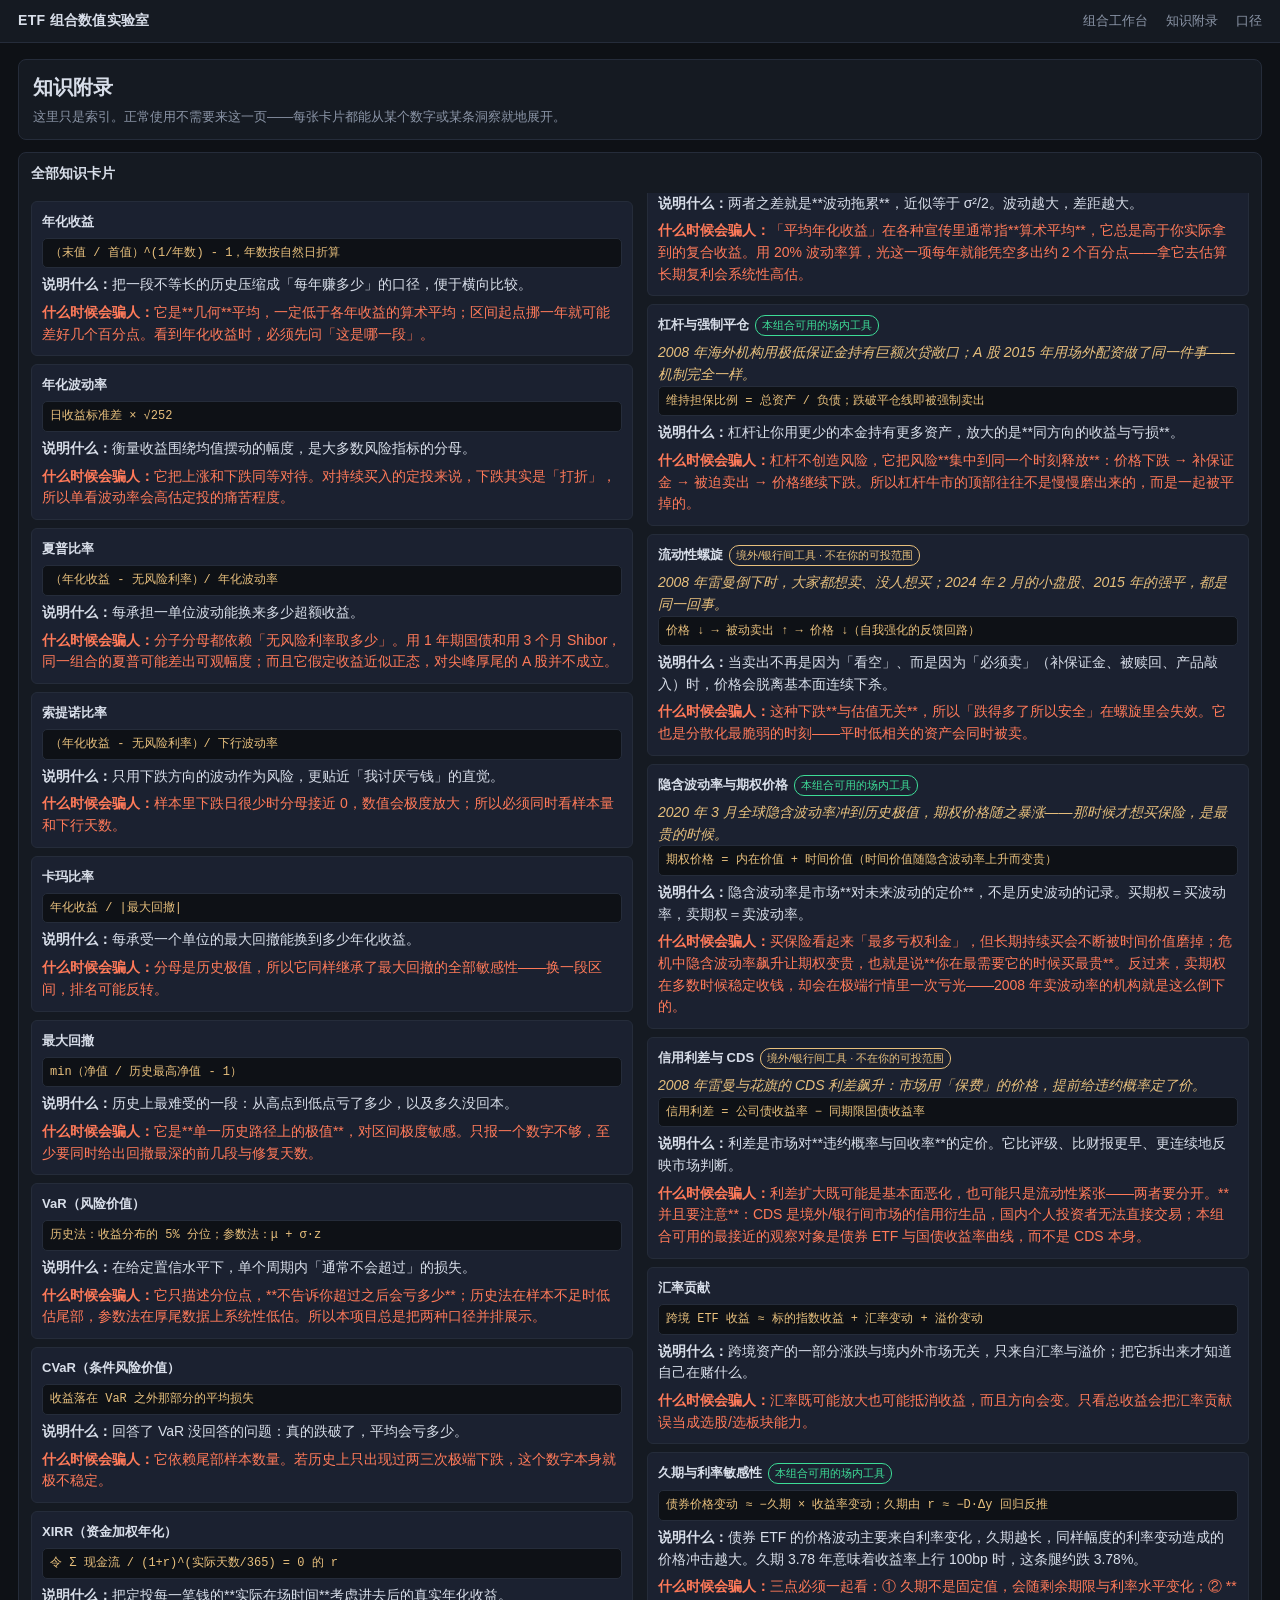
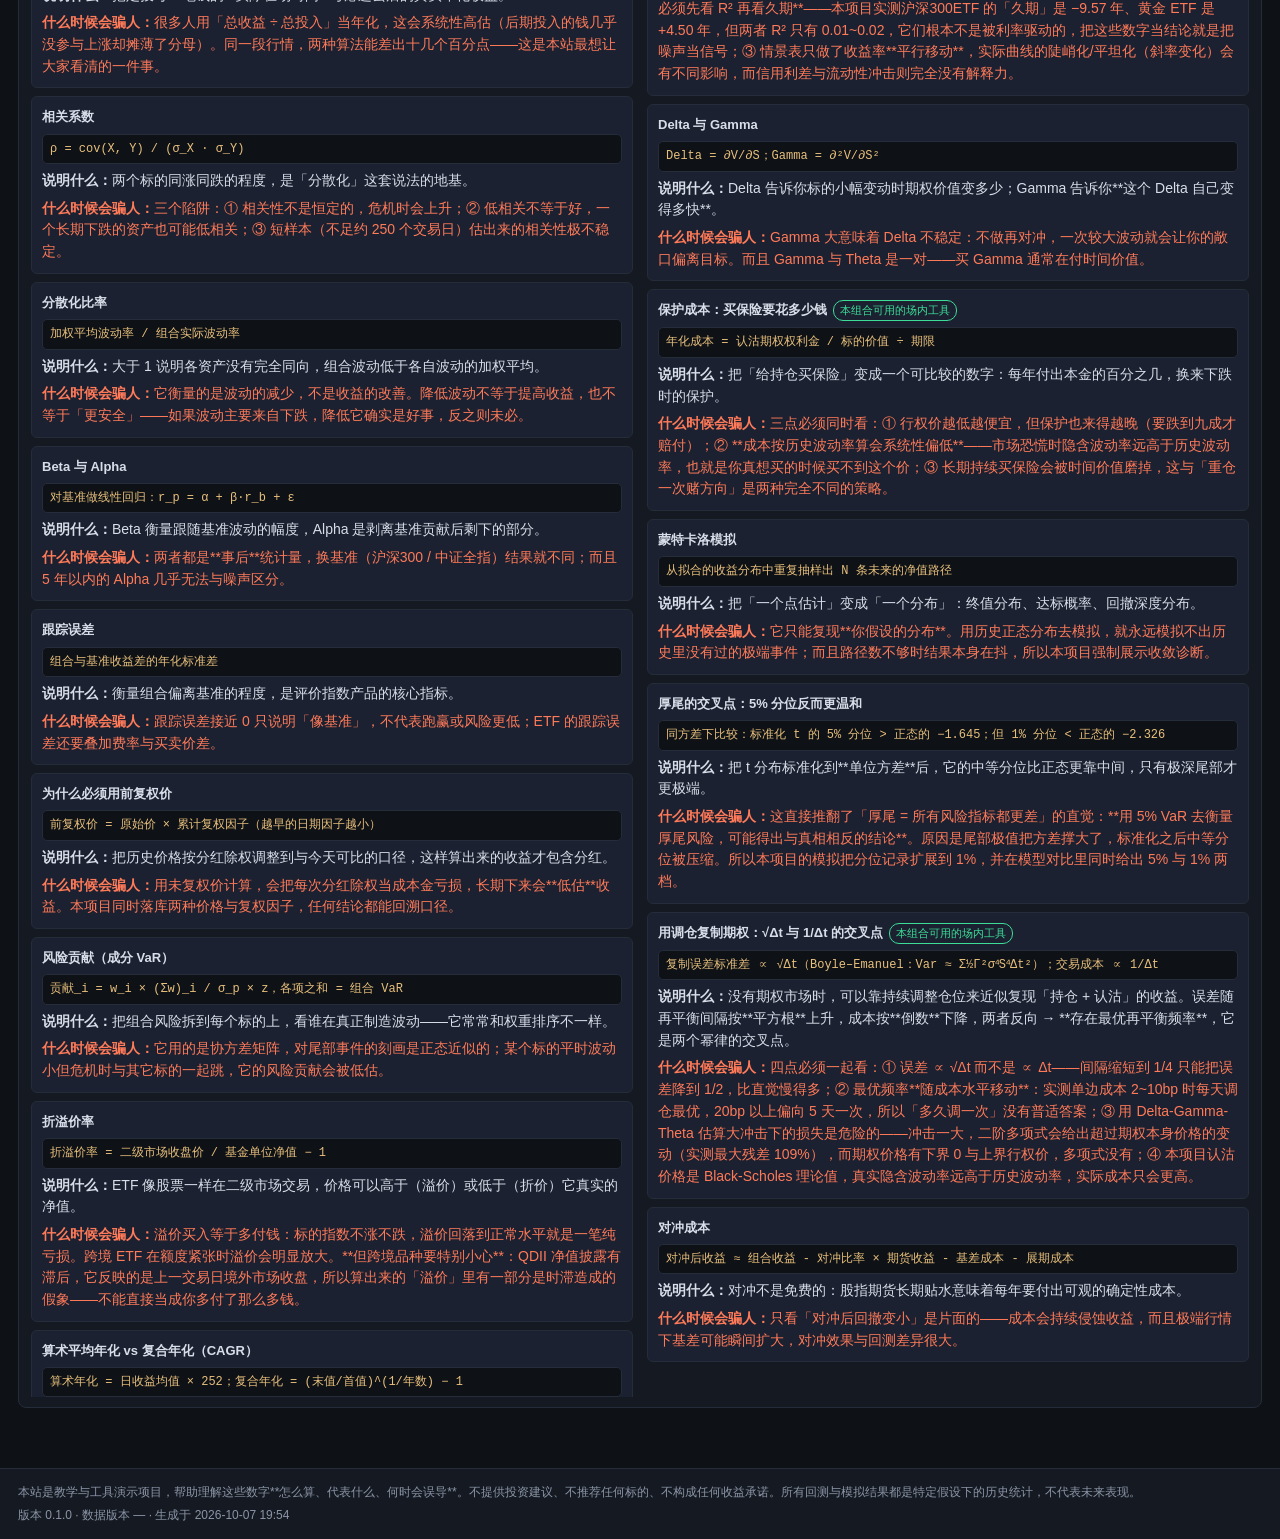
<file: docs/concepts.html>
<!DOCTYPE html>
<html lang="zh-CN">
<head>
<meta charset="utf-8">
<meta name="viewport" content="width=device-width, initial-scale=1">
<title>知识附录 · ETF 组合数值实验室</title>
<link rel="stylesheet" href="assets/style.css">
<script data-plotly src="assets/plotly.min.js"></script>
</head>
<body>
<header class="site-header">
  <a class="brand" href="index.html">ETF 组合数值实验室</a>
  <nav>
    <a href="index.html">组合工作台</a>
    <a href="concepts.html">知识附录</a>
    <a href="about.html">口径</a>
  </nav>
</header>
<main>

<div class="titlebar"><div><h1>知识附录</h1>
<div class="q">这里只是索引。正常使用不需要来这一页——每张卡片都能从某个数字或某条洞察就地展开。</div></div></div>
<section class="panel span-12"><header><h2>全部知识卡片</h2></header><div><div style="columns:2;column-gap:14px"><div class="card"><h3>年化收益</h3><div class="formula">（末值 / 首值）^(1/年数) - 1，年数按自然日折算</div><p><strong>说明什么：</strong>把一段不等长的历史压缩成「每年赚多少」的口径，便于横向比较。</p><p class="mislead"><strong>什么时候会骗人：</strong>它是**几何**平均，一定低于各年收益的算术平均；区间起点挪一年就可能差好几个百分点。看到年化收益时，必须先问「这是哪一段」。</p></div><div class="card"><h3>年化波动率</h3><div class="formula">日收益标准差 × √252</div><p><strong>说明什么：</strong>衡量收益围绕均值摆动的幅度，是大多数风险指标的分母。</p><p class="mislead"><strong>什么时候会骗人：</strong>它把上涨和下跌同等对待。对持续买入的定投来说，下跌其实是「打折」，所以单看波动率会高估定投的痛苦程度。</p></div><div class="card"><h3>夏普比率</h3><div class="formula">（年化收益 - 无风险利率）/ 年化波动率</div><p><strong>说明什么：</strong>每承担一单位波动能换来多少超额收益。</p><p class="mislead"><strong>什么时候会骗人：</strong>分子分母都依赖「无风险利率取多少」。用 1 年期国债和用 3 个月 Shibor，同一组合的夏普可能差出可观幅度；而且它假定收益近似正态，对尖峰厚尾的 A 股并不成立。</p></div><div class="card"><h3>索提诺比率</h3><div class="formula">（年化收益 - 无风险利率）/ 下行波动率</div><p><strong>说明什么：</strong>只用下跌方向的波动作为风险，更贴近「我讨厌亏钱」的直觉。</p><p class="mislead"><strong>什么时候会骗人：</strong>样本里下跌日很少时分母接近 0，数值会极度放大；所以必须同时看样本量和下行天数。</p></div><div class="card"><h3>卡玛比率</h3><div class="formula">年化收益 / |最大回撤|</div><p><strong>说明什么：</strong>每承受一个单位的最大回撤能换到多少年化收益。</p><p class="mislead"><strong>什么时候会骗人：</strong>分母是历史极值，所以它同样继承了最大回撤的全部敏感性——换一段区间，排名可能反转。</p></div><div class="card"><h3>最大回撤</h3><div class="formula">min（净值 / 历史最高净值 - 1）</div><p><strong>说明什么：</strong>历史上最难受的一段：从高点到低点亏了多少，以及多久没回本。</p><p class="mislead"><strong>什么时候会骗人：</strong>它是**单一历史路径上的极值**，对区间极度敏感。只报一个数字不够，至少要同时给出回撤最深的前几段与修复天数。</p></div><div class="card"><h3>VaR（风险价值）</h3><div class="formula">历史法：收益分布的 5% 分位；参数法：μ + σ·z</div><p><strong>说明什么：</strong>在给定置信水平下，单个周期内「通常不会超过」的损失。</p><p class="mislead"><strong>什么时候会骗人：</strong>它只描述分位点，**不告诉你超过之后会亏多少**；历史法在样本不足时低估尾部，参数法在厚尾数据上系统性低估。所以本项目总是把两种口径并排展示。</p></div><div class="card"><h3>CVaR（条件风险价值）</h3><div class="formula">收益落在 VaR 之外那部分的平均损失</div><p><strong>说明什么：</strong>回答了 VaR 没回答的问题：真的跌破了，平均会亏多少。</p><p class="mislead"><strong>什么时候会骗人：</strong>它依赖尾部样本数量。若历史上只出现过两三次极端下跌，这个数字本身就极不稳定。</p></div><div class="card"><h3>XIRR（资金加权年化）</h3><div class="formula">令 Σ 现金流 / (1+r)^(实际天数/365) = 0 的 r</div><p><strong>说明什么：</strong>把定投每一笔钱的**实际在场时间**考虑进去后的真实年化收益。</p><p class="mislead"><strong>什么时候会骗人：</strong>很多人用「总收益 ÷ 总投入」当年化，这会系统性高估（后期投入的钱几乎没参与上涨却摊薄了分母）。同一段行情，两种算法能差出十几个百分点——这是本站最想让大家看清的一件事。</p></div><div class="card"><h3>相关系数</h3><div class="formula">ρ = cov(X, Y) / (σ_X · σ_Y)</div><p><strong>说明什么：</strong>两个标的同涨同跌的程度，是「分散化」这套说法的地基。</p><p class="mislead"><strong>什么时候会骗人：</strong>三个陷阱：① 相关性不是恒定的，危机时会上升；② 低相关不等于好，一个长期下跌的资产也可能低相关；③ 短样本（不足约 250 个交易日）估出来的相关性极不稳定。</p></div><div class="card"><h3>分散化比率</h3><div class="formula">加权平均波动率 / 组合实际波动率</div><p><strong>说明什么：</strong>大于 1 说明各资产没有完全同向，组合波动低于各自波动的加权平均。</p><p class="mislead"><strong>什么时候会骗人：</strong>它衡量的是波动的减少，不是收益的改善。降低波动不等于提高收益，也不等于「更安全」——如果波动主要来自下跌，降低它确实是好事，反之则未必。</p></div><div class="card"><h3>Beta 与 Alpha</h3><div class="formula">对基准做线性回归：r_p = α + β·r_b + ε</div><p><strong>说明什么：</strong>Beta 衡量跟随基准波动的幅度，Alpha 是剥离基准贡献后剩下的部分。</p><p class="mislead"><strong>什么时候会骗人：</strong>两者都是**事后**统计量，换基准（沪深300 / 中证全指）结果就不同；而且 5 年以内的 Alpha 几乎无法与噪声区分。</p></div><div class="card"><h3>跟踪误差</h3><div class="formula">组合与基准收益差的年化标准差</div><p><strong>说明什么：</strong>衡量组合偏离基准的程度，是评价指数产品的核心指标。</p><p class="mislead"><strong>什么时候会骗人：</strong>跟踪误差接近 0 只说明「像基准」，不代表跑赢或风险更低；ETF 的跟踪误差还要叠加费率与买卖价差。</p></div><div class="card"><h3>为什么必须用前复权价</h3><div class="formula">前复权价 = 原始价 × 累计复权因子（越早的日期因子越小）</div><p><strong>说明什么：</strong>把历史价格按分红除权调整到与今天可比的口径，这样算出来的收益才包含分红。</p><p class="mislead"><strong>什么时候会骗人：</strong>用未复权价计算，会把每次分红除权当成本金亏损，长期下来会**低估**收益。本项目同时落库两种价格与复权因子，任何结论都能回溯口径。</p></div><div class="card"><h3>风险贡献（成分 VaR）</h3><div class="formula">贡献_i = w_i × (Σw)_i / σ_p × z，各项之和 = 组合 VaR</div><p><strong>说明什么：</strong>把组合风险拆到每个标的上，看谁在真正制造波动——它常常和权重排序不一样。</p><p class="mislead"><strong>什么时候会骗人：</strong>它用的是协方差矩阵，对尾部事件的刻画是正态近似的；某个标的平时波动小但危机时与其它标的一起跳，它的风险贡献会被低估。</p></div><div class="card"><h3>折溢价率</h3><div class="formula">折溢价率 = 二级市场收盘价 / 基金单位净值 − 1</div><p><strong>说明什么：</strong>ETF 像股票一样在二级市场交易，价格可以高于（溢价）或低于（折价）它真实的净值。</p><p class="mislead"><strong>什么时候会骗人：</strong>溢价买入等于多付钱：标的指数不涨不跌，溢价回落到正常水平就是一笔纯亏损。跨境 ETF 在额度紧张时溢价会明显放大。**但跨境品种要特别小心**：QDII 净值披露有滞后，它反映的是上一交易日境外市场收盘，所以算出来的「溢价」里有一部分是时滞造成的假象——不能直接当成你多付了那么多钱。</p></div><div class="card"><h3>算术平均年化 vs 复合年化（CAGR）</h3><div class="formula">算术年化 = 日收益均值 × 252；复合年化 = (末值/首值)^(1/年数) − 1</div><p><strong>说明什么：</strong>两者之差就是**波动拖累**，近似等于 σ²/2。波动越大，差距越大。</p><p class="mislead"><strong>什么时候会骗人：</strong>「平均年化收益」在各种宣传里通常指**算术平均**，它总是高于你实际拿到的复合收益。用 20% 波动率算，光这一项每年就能凭空多出约 2 个百分点——拿它去估算长期复利会系统性高估。</p></div><div class="card"><h3>杠杆与强制平仓<span class="badge on">本组合可用的场内工具</span></h3><p class="story">2008 年海外机构用极低保证金持有巨额次贷敞口；A 股 2015 年用场外配资做了同一件事——机制完全一样。</p><div class="formula">维持担保比例 = 总资产 / 负债；跌破平仓线即被强制卖出</div><p><strong>说明什么：</strong>杠杆让你用更少的本金持有更多资产，放大的是**同方向的收益与亏损**。</p><p class="mislead"><strong>什么时候会骗人：</strong>杠杆不创造风险，它把风险**集中到同一个时刻释放**：价格下跌 → 补保证金 → 被迫卖出 → 价格继续下跌。所以杠杆牛市的顶部往往不是慢慢磨出来的，而是一起被平掉的。</p></div><div class="card"><h3>流动性螺旋<span class="badge pending">境外/银行间工具 · 不在你的可投范围</span></h3><p class="story">2008 年雷曼倒下时，大家都想卖、没人想买；2024 年 2 月的小盘股、2015 年的强平，都是同一回事。</p><div class="formula">价格 ↓ → 被动卖出 ↑ → 价格 ↓（自我强化的反馈回路）</div><p><strong>说明什么：</strong>当卖出不再是因为「看空」、而是因为「必须卖」（补保证金、被赎回、产品敲入）时，价格会脱离基本面连续下杀。</p><p class="mislead"><strong>什么时候会骗人：</strong>这种下跌**与估值无关**，所以「跌得多了所以安全」在螺旋里会失效。它也是分散化最脆弱的时刻——平时低相关的资产会同时被卖。</p></div><div class="card"><h3>隐含波动率与期权价格<span class="badge on">本组合可用的场内工具</span></h3><p class="story">2020 年 3 月全球隐含波动率冲到历史极值，期权价格随之暴涨——那时候才想买保险，是最贵的时候。</p><div class="formula">期权价格 = 内在价值 + 时间价值（时间价值随隐含波动率上升而变贵）</div><p><strong>说明什么：</strong>隐含波动率是市场**对未来波动的定价**，不是历史波动的记录。买期权＝买波动率，卖期权＝卖波动率。</p><p class="mislead"><strong>什么时候会骗人：</strong>买保险看起来「最多亏权利金」，但长期持续买会不断被时间价值磨掉；危机中隐含波动率飙升让期权变贵，也就是说**你在最需要它的时候买最贵**。反过来，卖期权在多数时候稳定收钱，却会在极端行情里一次亏光——2008 年卖波动率的机构就是这么倒下的。</p></div><div class="card"><h3>信用利差与 CDS<span class="badge pending">境外/银行间工具 · 不在你的可投范围</span></h3><p class="story">2008 年雷曼与花旗的 CDS 利差飙升：市场用「保费」的价格，提前给违约概率定了价。</p><div class="formula">信用利差 = 公司债收益率 − 同期限国债收益率</div><p><strong>说明什么：</strong>利差是市场对**违约概率与回收率**的定价。它比评级、比财报更早、更连续地反映市场判断。</p><p class="mislead"><strong>什么时候会骗人：</strong>利差扩大既可能是基本面恶化，也可能只是流动性紧张——两者要分开。**并且要注意**：CDS 是境外/银行间市场的信用衍生品，国内个人投资者无法直接交易；本组合可用的最接近的观察对象是债券 ETF 与国债收益率曲线，而不是 CDS 本身。</p></div><div class="card"><h3>汇率贡献</h3><div class="formula">跨境 ETF 收益 ≈ 标的指数收益 + 汇率变动 + 溢价变动</div><p><strong>说明什么：</strong>跨境资产的一部分涨跌与境内外市场无关，只来自汇率与溢价；把它拆出来才知道自己在赌什么。</p><p class="mislead"><strong>什么时候会骗人：</strong>汇率既可能放大也可能抵消收益，而且方向会变。只看总收益会把汇率贡献误当成选股/选板块能力。</p></div><div class="card"><h3>久期与利率敏感性<span class="badge on">本组合可用的场内工具</span></h3><div class="formula">债券价格变动 ≈ −久期 × 收益率变动；久期由 r ≈ −D·Δy 回归反推</div><p><strong>说明什么：</strong>债券 ETF 的价格波动主要来自利率变化，久期越长，同样幅度的利率变动造成的价格冲击越大。久期 3.78 年意味着收益率上行 100bp 时，这条腿约跌 3.78%。</p><p class="mislead"><strong>什么时候会骗人：</strong>三点必须一起看：① 久期不是固定值，会随剩余期限与利率水平变化；② **必须先看 R² 再看久期**——本项目实测沪深300ETF 的「久期」是 −9.57 年、黄金 ETF 是 +4.50 年，但两者 R² 只有 0.01~0.02，它们根本不是被利率驱动的，把这些数字当结论就是把噪声当信号；③ 情景表只做了收益率**平行移动**，实际曲线的陡峭化/平坦化（斜率变化）会有不同影响，而信用利差与流动性冲击则完全没有解释力。</p></div><div class="card"><h3>Delta 与 Gamma</h3><div class="formula">Delta = ∂V/∂S；Gamma = ∂²V/∂S²</div><p><strong>说明什么：</strong>Delta 告诉你标的小幅变动时期权价值变多少；Gamma 告诉你**这个 Delta 自己变得多快**。</p><p class="mislead"><strong>什么时候会骗人：</strong>Gamma 大意味着 Delta 不稳定：不做再对冲，一次较大波动就会让你的敞口偏离目标。而且 Gamma 与 Theta 是一对——买 Gamma 通常在付时间价值。</p></div><div class="card"><h3>保护成本：买保险要花多少钱<span class="badge on">本组合可用的场内工具</span></h3><div class="formula">年化成本 = 认沽期权权利金 / 标的价值 ÷ 期限</div><p><strong>说明什么：</strong>把「给持仓买保险」变成一个可比较的数字：每年付出本金的百分之几，换来下跌时的保护。</p><p class="mislead"><strong>什么时候会骗人：</strong>三点必须同时看：① 行权价越低越便宜，但保护也来得越晚（要跌到九成才赔付）；② **成本按历史波动率算会系统性偏低**——市场恐慌时隐含波动率远高于历史波动率，也就是你真想买的时候买不到这个价；③ 长期持续买保险会被时间价值磨掉，这与「重仓一次赌方向」是两种完全不同的策略。</p></div><div class="card"><h3>蒙特卡洛模拟</h3><div class="formula">从拟合的收益分布中重复抽样出 N 条未来的净值路径</div><p><strong>说明什么：</strong>把「一个点估计」变成「一个分布」：终值分布、达标概率、回撤深度分布。</p><p class="mislead"><strong>什么时候会骗人：</strong>它只能复现**你假设的分布**。用历史正态分布去模拟，就永远模拟不出历史里没有过的极端事件；而且路径数不够时结果本身在抖，所以本项目强制展示收敛诊断。</p></div><div class="card"><h3>厚尾的交叉点：5% 分位反而更温和</h3><div class="formula">同方差下比较：标准化 t 的 5% 分位 &gt; 正态的 −1.645；但 1% 分位 &lt; 正态的 −2.326</div><p><strong>说明什么：</strong>把 t 分布标准化到**单位方差**后，它的中等分位比正态更靠中间，只有极深尾部才更极端。</p><p class="mislead"><strong>什么时候会骗人：</strong>这直接推翻了「厚尾 = 所有风险指标都更差」的直觉：**用 5% VaR 去衡量厚尾风险，可能得出与真相相反的结论**。原因是尾部极值把方差撑大了，标准化之后中等分位被压缩。所以本项目的模拟把分位记录扩展到 1%，并在模型对比里同时给出 5% 与 1% 两档。</p></div><div class="card"><h3>用调仓复制期权：√Δt 与 1/Δt 的交叉点<span class="badge on">本组合可用的场内工具</span></h3><div class="formula">复制误差标准差 ∝ √Δt（Boyle–Emanuel：Var ≈ Σ½Γ²σ⁴S⁴Δt²）；交易成本 ∝ 1/Δt</div><p><strong>说明什么：</strong>没有期权市场时，可以靠持续调整仓位来近似复现「持仓 + 认沽」的收益。误差随再平衡间隔按**平方根**上升，成本按**倒数**下降，两者反向 → **存在最优再平衡频率**，它是两个幂律的交叉点。</p><p class="mislead"><strong>什么时候会骗人：</strong>四点必须一起看：① 误差 ∝ √Δt 而不是 ∝ Δt——间隔缩短到 1/4 只能把误差降到 1/2，比直觉慢得多；② 最优频率**随成本水平移动**：实测单边成本 2~10bp 时每天调仓最优，20bp 以上偏向 5 天一次，所以「多久调一次」没有普适答案；③ 用 Delta-Gamma-Theta 估算大冲击下的损失是危险的——冲击一大，二阶多项式会给出超过期权本身价格的变动（实测最大残差 109%），而期权价格有下界 0 与上界行权价，多项式没有；④ 本项目认沽价格是 Black-Scholes 理论值，真实隐含波动率远高于历史波动率，实际成本只会更高。</p></div><div class="card"><h3>对冲成本</h3><div class="formula">对冲后收益 ≈ 组合收益 - 对冲比率 × 期货收益 - 基差成本 - 展期成本</div><p><strong>说明什么：</strong>对冲不是免费的：股指期货长期贴水意味着每年要付出可观的确定性成本。</p><p class="mislead"><strong>什么时候会骗人：</strong>只看「对冲后回撤变小」是片面的——成本会持续侵蚀收益，而且极端行情下基差可能瞬间扩大，对冲效果与回测差异很大。</p></div></div></div></section>

</main>
<footer>
  <p class="disclaimer">本站是教学与工具演示项目，帮助理解这些数字**怎么算、代表什么、何时会误导**。不提供投资建议、不推荐任何标的、不构成任何收益承诺。所有回测与模拟结果都是特定假设下的历史统计，不代表未来表现。</p>
  <p class="meta">版本 0.1.0 · 数据版本 — · 生成于 2026-10-07 19:54</p>
</footer>
</body>
</html>
</file>
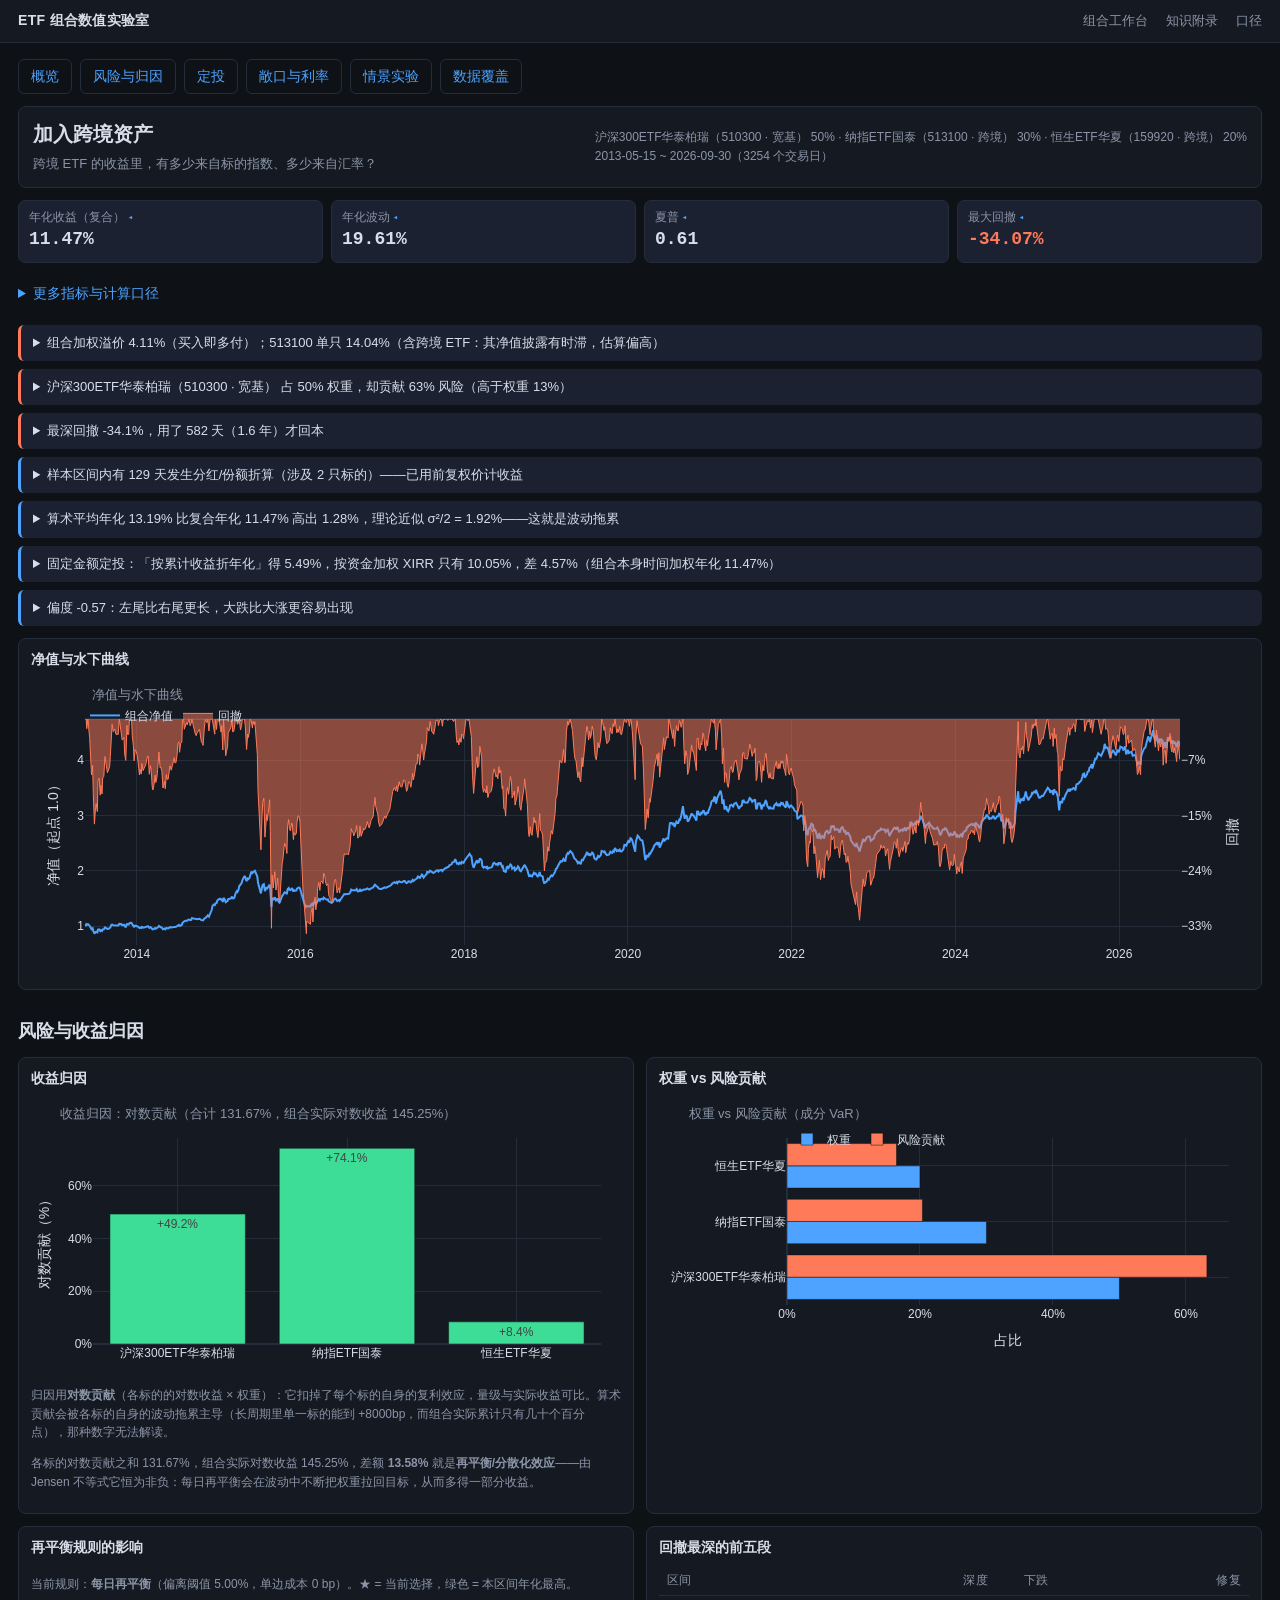
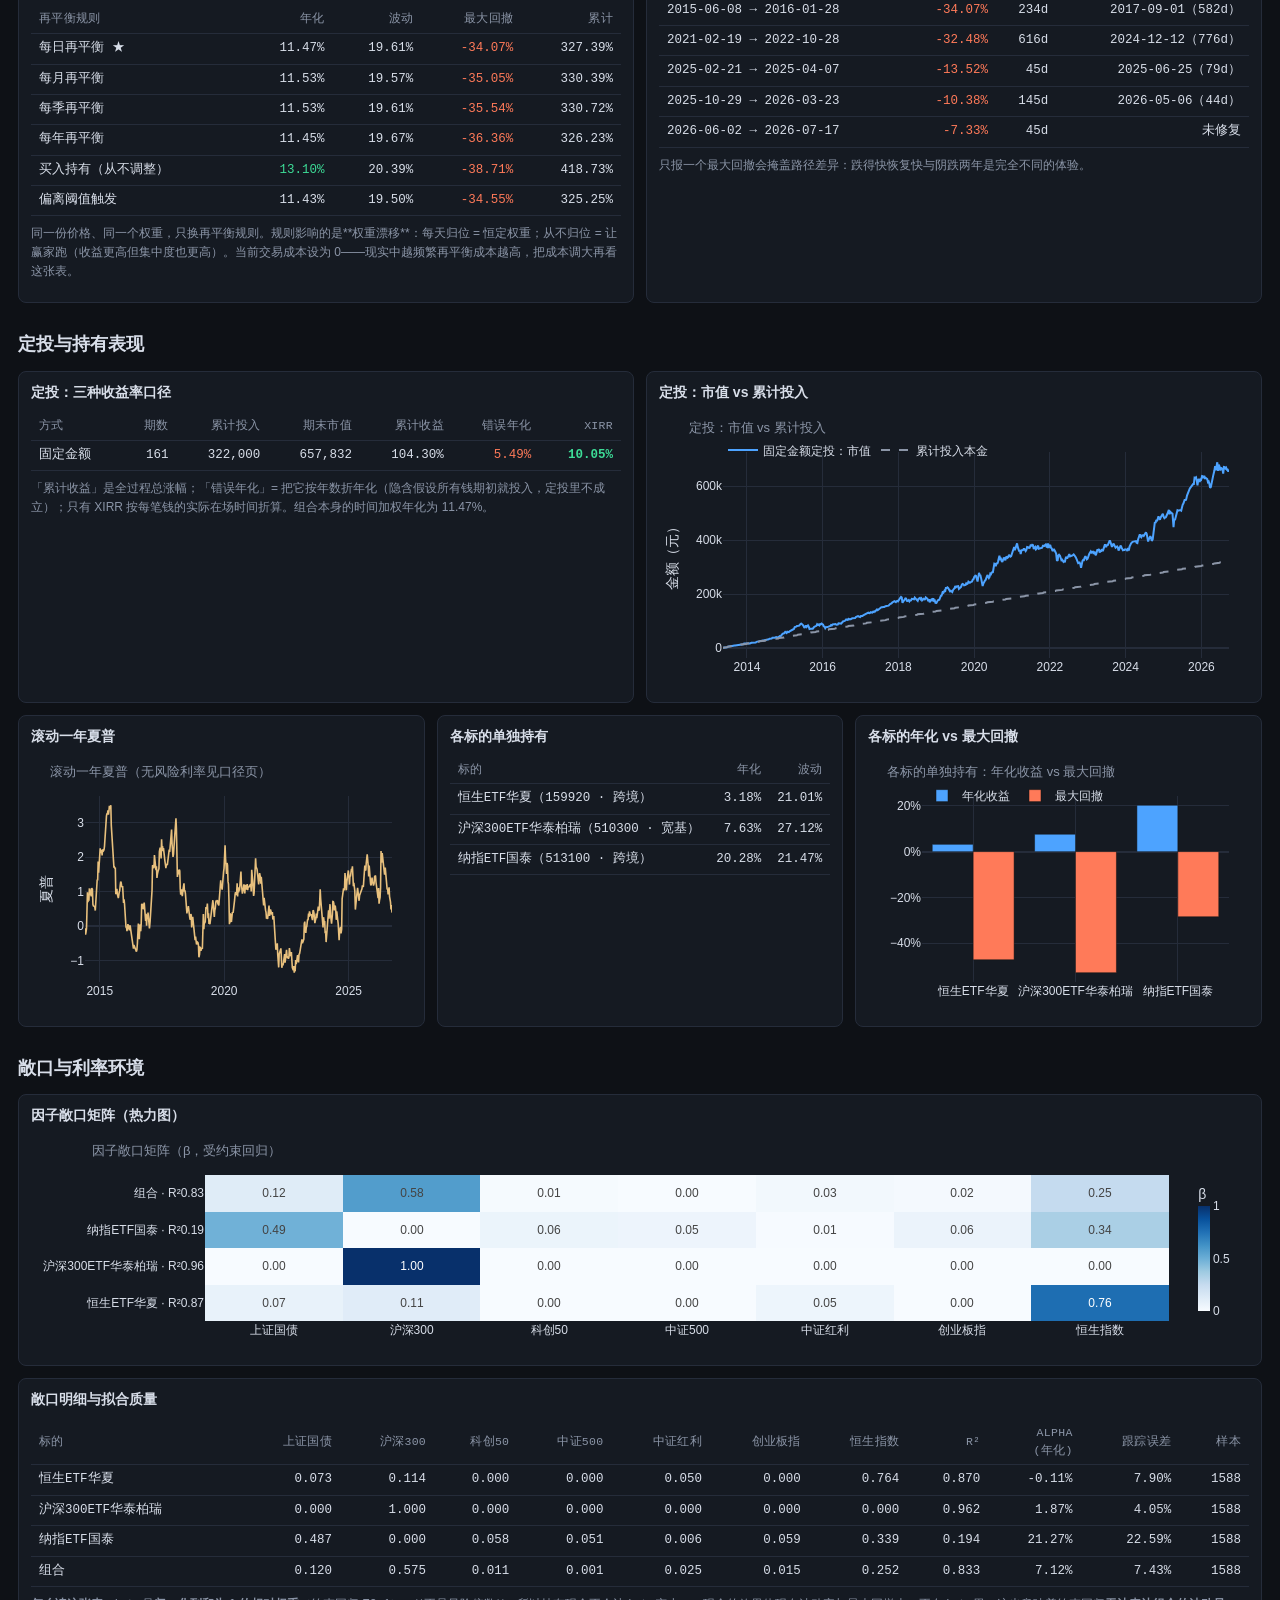
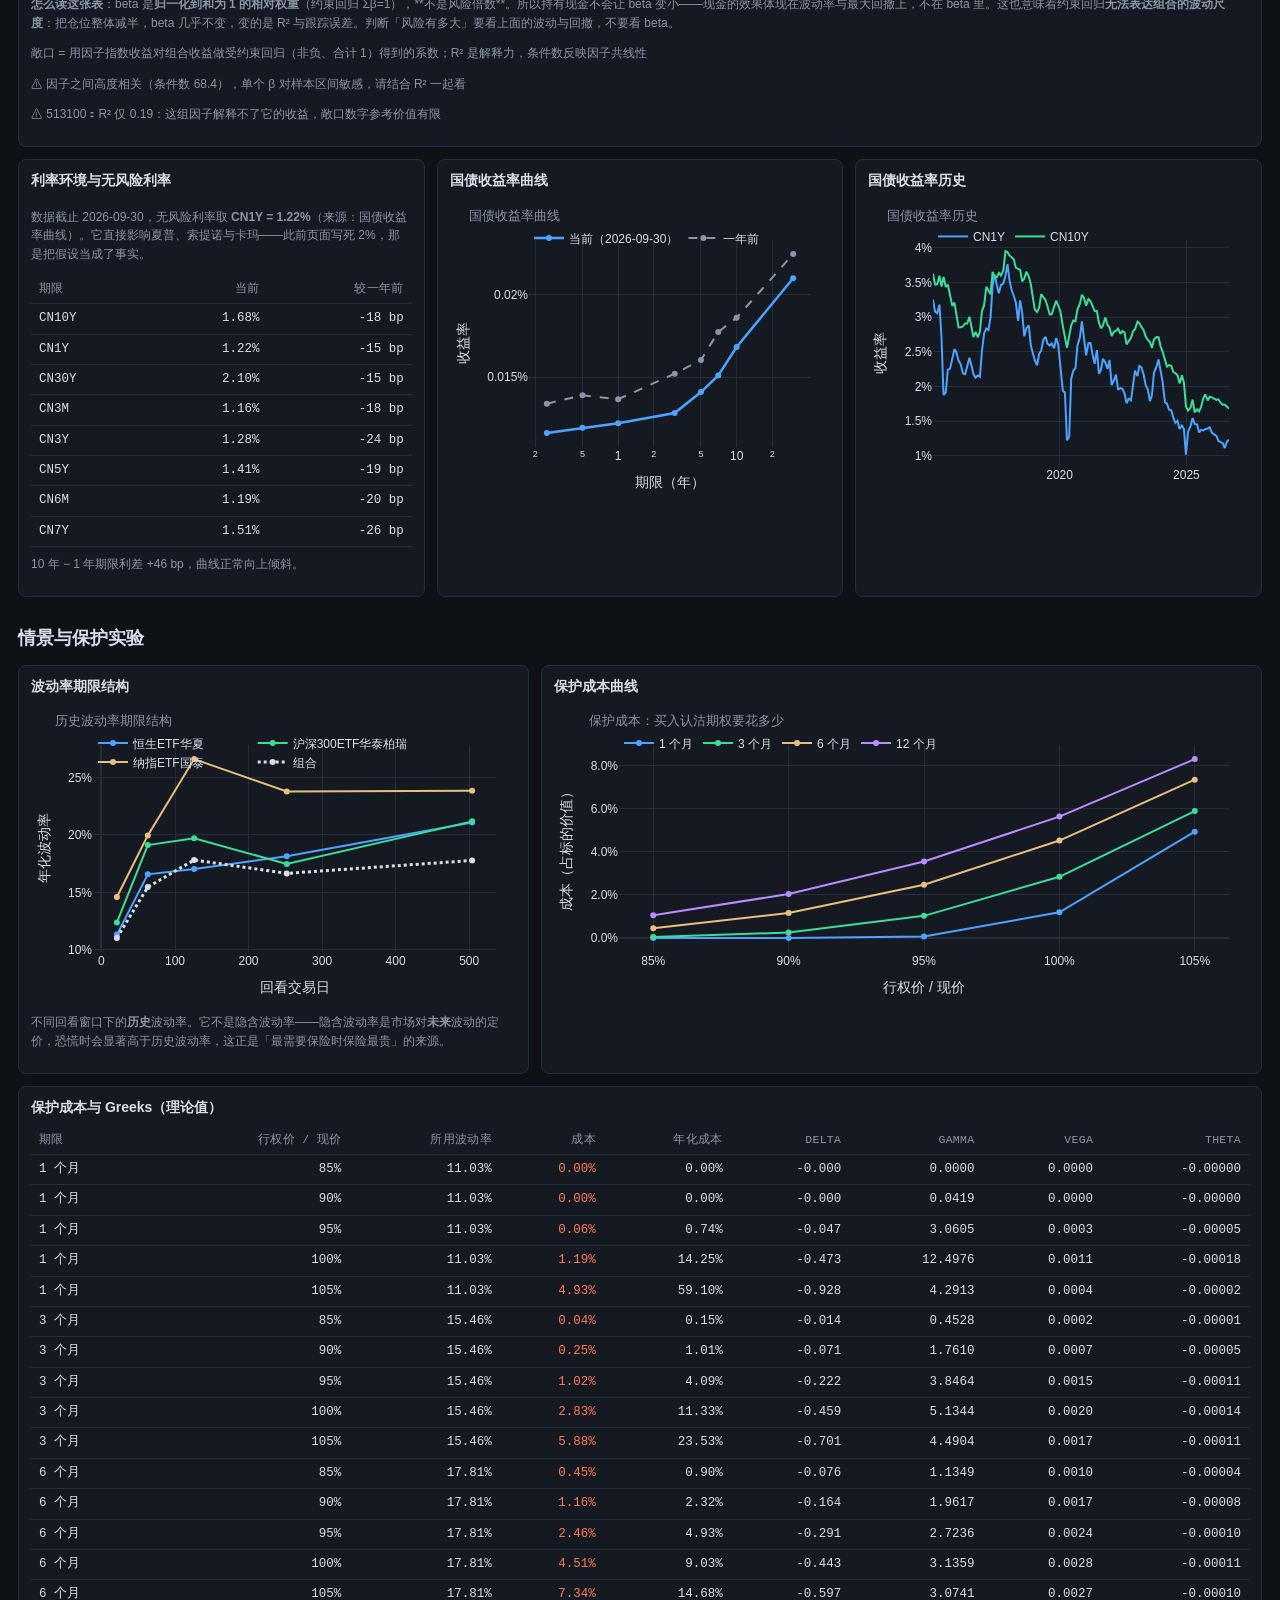
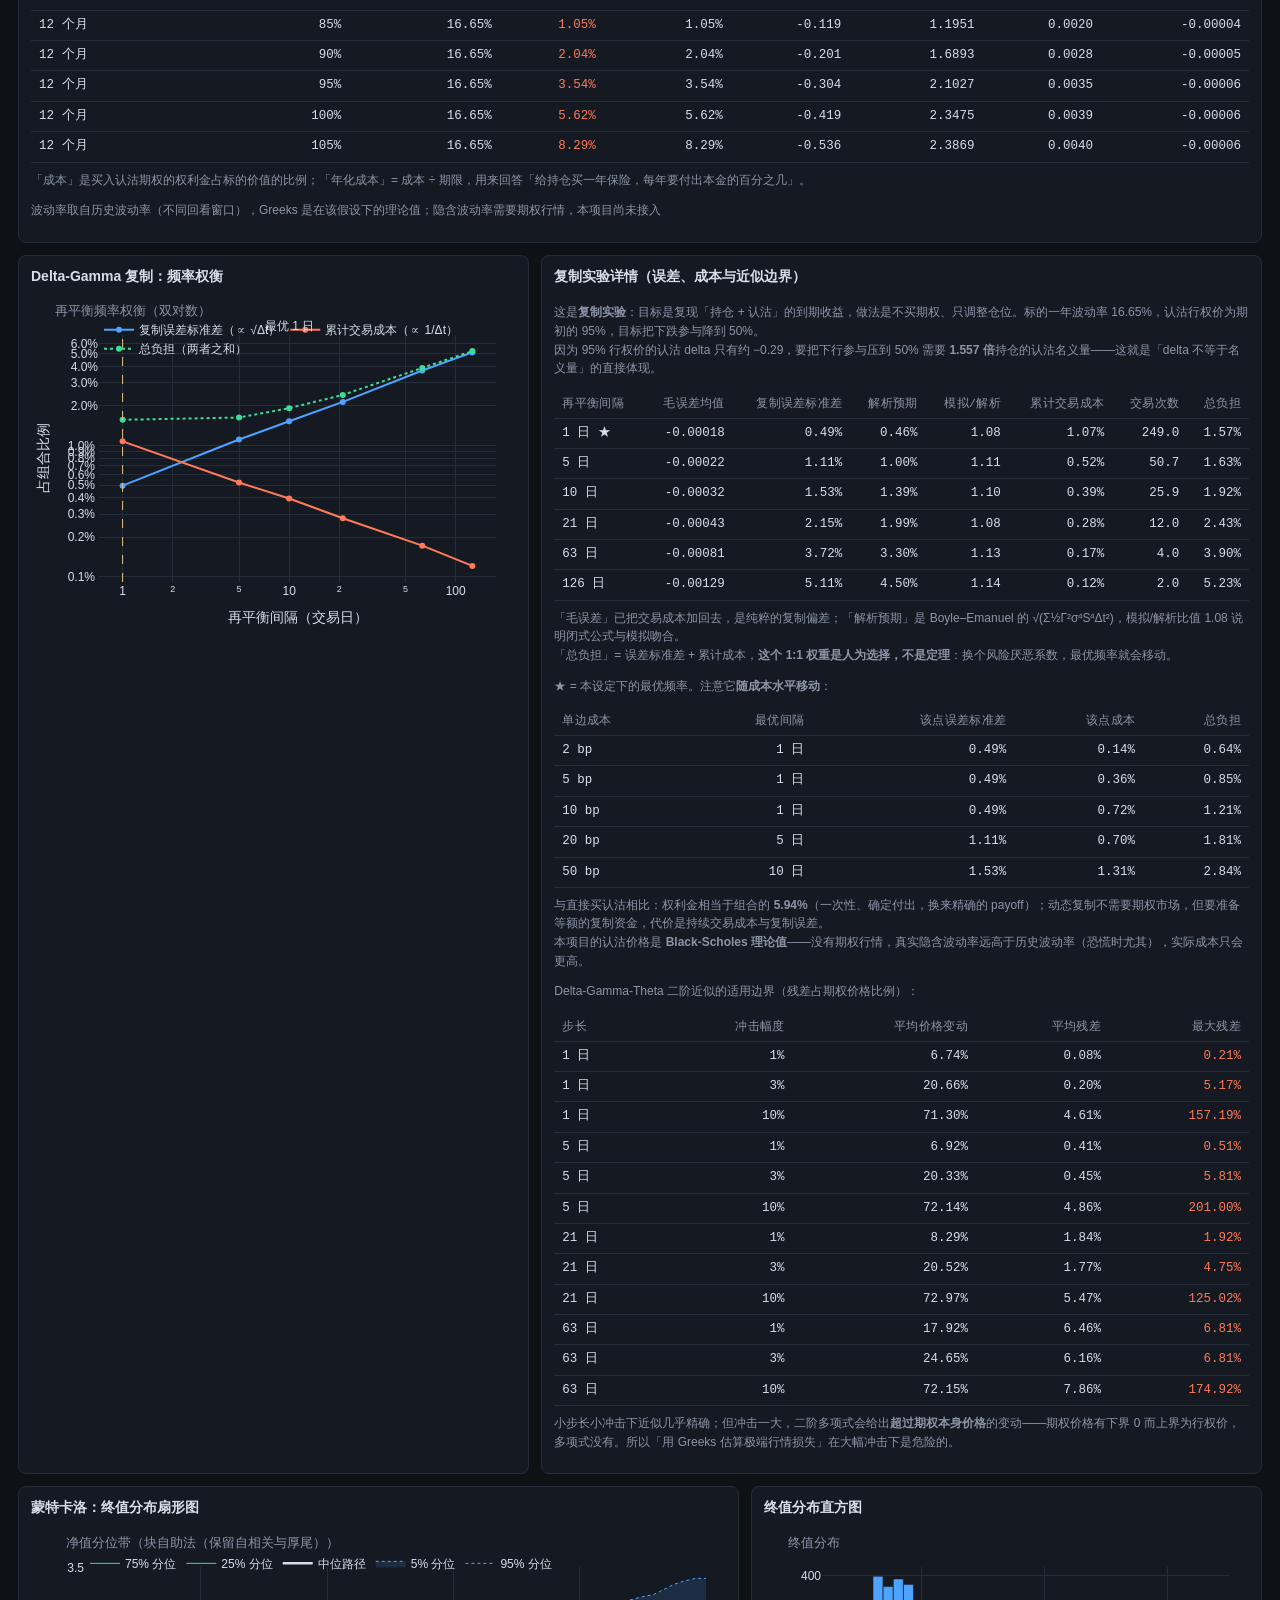
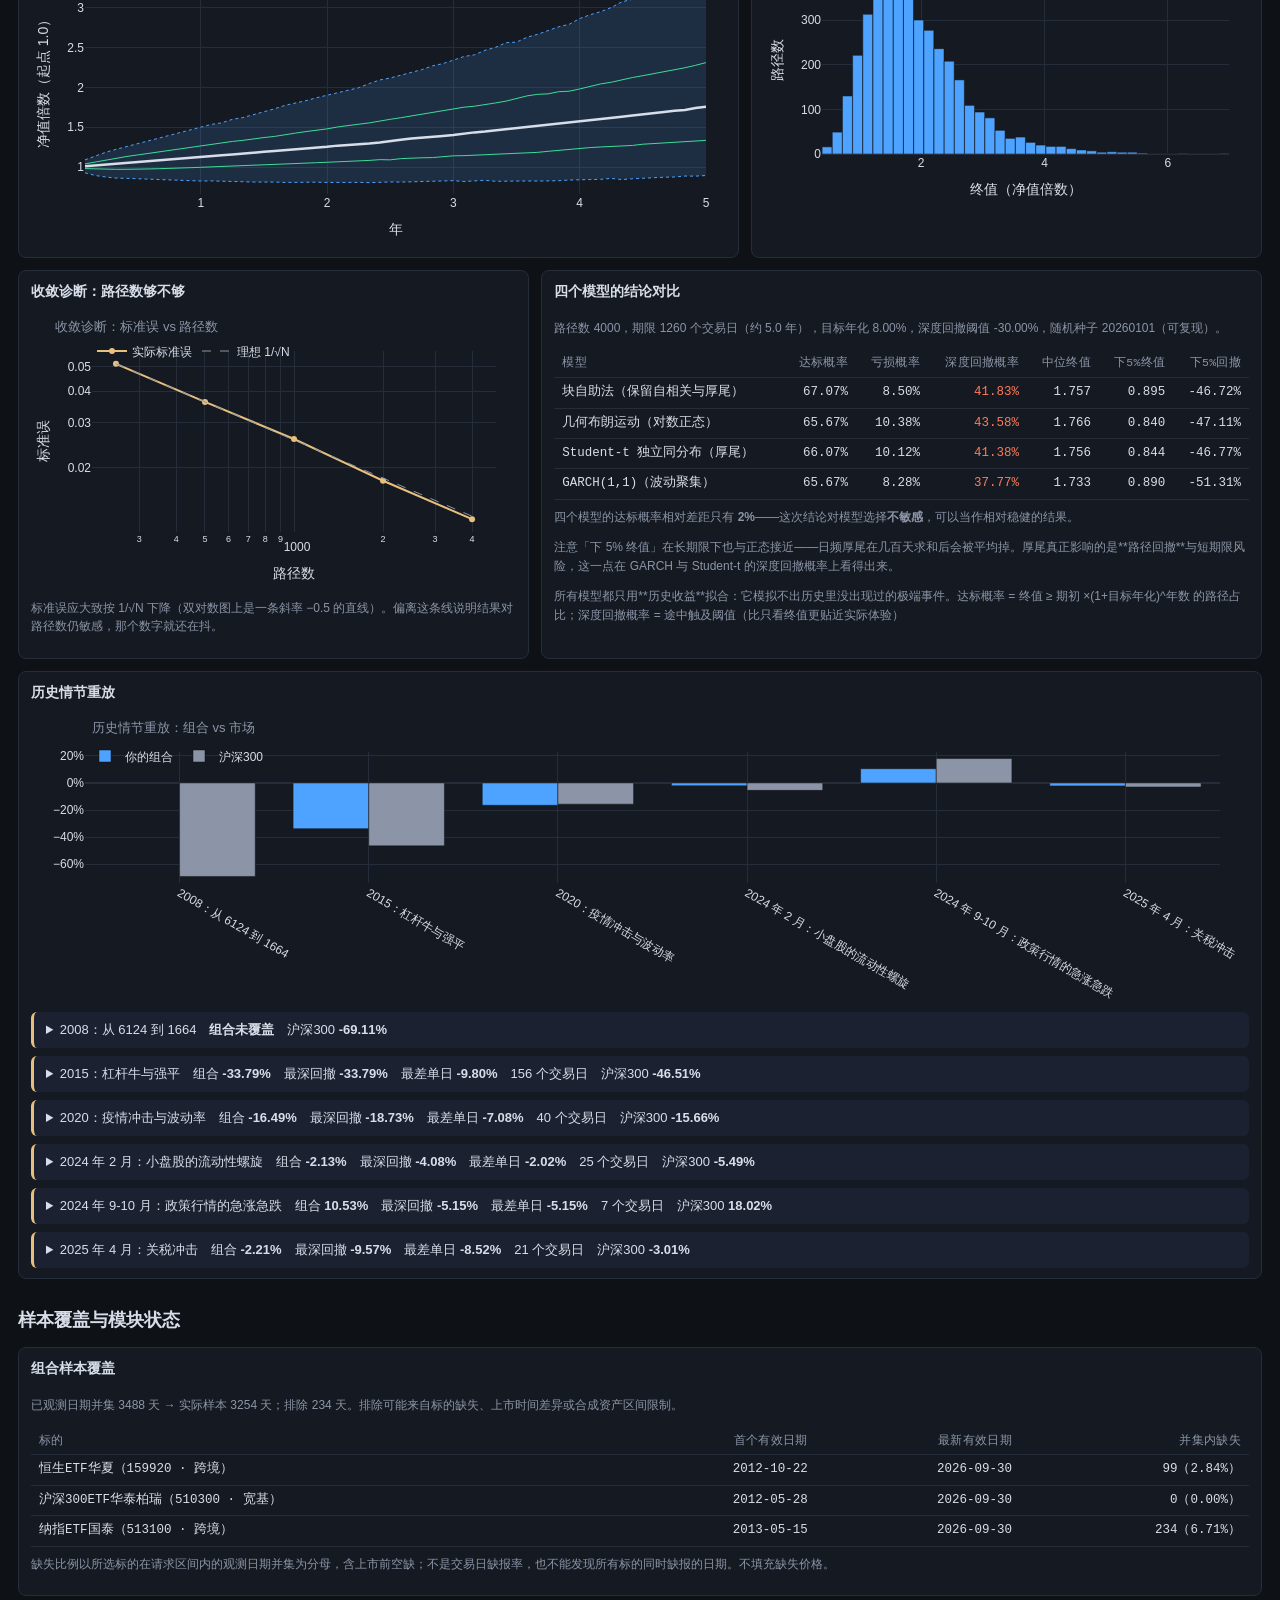
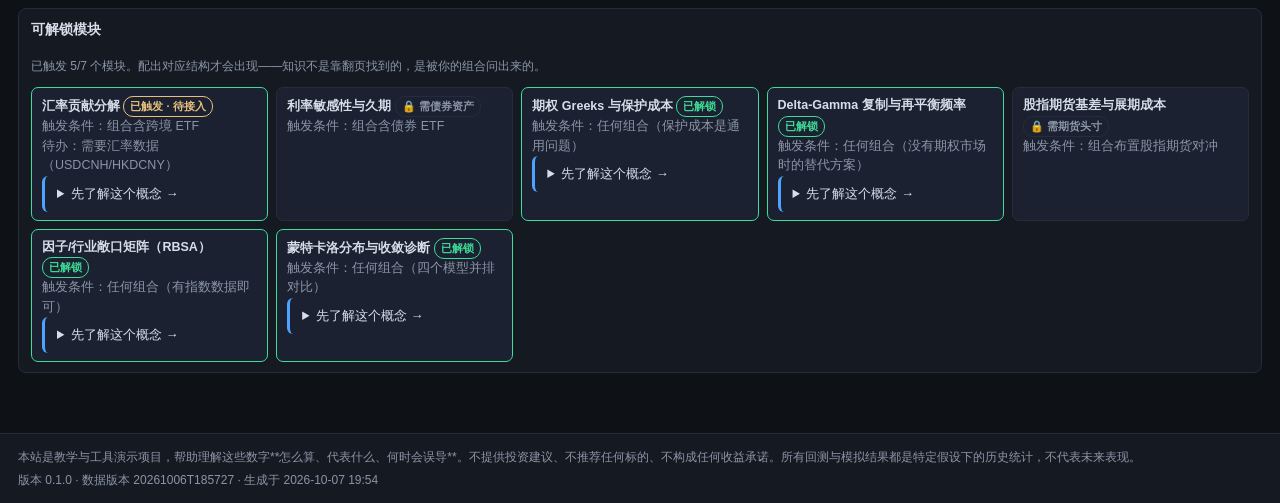
<file: docs/cross_border.html>
<!DOCTYPE html>
<html lang="zh-CN">
<head>
<meta charset="utf-8">
<meta name="viewport" content="width=device-width, initial-scale=1">
<title>加入跨境资产 · ETF 组合数值实验室</title>
<link rel="stylesheet" href="assets/style.css">
<script data-plotly src="assets/plotly.min.js"></script>
</head>
<body>
<header class="site-header">
  <a class="brand" href="index.html">ETF 组合数值实验室</a>
  <nav>
    <a href="index.html">组合工作台</a>
    <a href="concepts.html">知识附录</a>
    <a href="about.html">口径</a>
  </nav>
</header>
<main>

<nav class="section-nav" aria-label="分析分区"><a href="#cross_border-overview">概览</a><a href="#cross_border-risk">风险与归因</a><a href="#cross_border-dca">定投</a><a href="#cross_border-exposure">敞口与利率</a><a href="#cross_border-simulation">情景实验</a><a href="#cross_border-coverage">数据覆盖</a></nav>
<div class="titlebar" id="cross_border-overview">
  <div>
    <h1>加入跨境资产</h1>
    <div class="q">跨境 ETF 的收益里，有多少来自标的指数、多少来自汇率？</div>
  </div>
  <div class="sub">沪深300ETF华泰柏瑞（510300 · 宽基） 50% · 纳指ETF国泰（513100 · 跨境） 30% · 恒生ETF华夏（159920 · 跨境） 20%<br>2013-05-15 ~ 2026-09-30（3254 个交易日）</div>
</div>

<div class="tiles"><details class="tile"><summary><span class="label">年化收益（复合）<span class="hintmark"> ◂</span></span><span class="val">11.47%</span></summary><div class="body"><div class="card"><h3>年化收益</h3><div class="formula">（末值 / 首值）^(1/年数) - 1，年数按自然日折算</div><p><strong>说明什么：</strong>把一段不等长的历史压缩成「每年赚多少」的口径，便于横向比较。</p><p class="mislead"><strong>什么时候会骗人：</strong>它是**几何**平均，一定低于各年收益的算术平均；区间起点挪一年就可能差好几个百分点。看到年化收益时，必须先问「这是哪一段」。</p></div></div></details><details class="tile"><summary><span class="label">年化波动<span class="hintmark"> ◂</span></span><span class="val">19.61%</span></summary><div class="body"><div class="card"><h3>年化波动率</h3><div class="formula">日收益标准差 × √252</div><p><strong>说明什么：</strong>衡量收益围绕均值摆动的幅度，是大多数风险指标的分母。</p><p class="mislead"><strong>什么时候会骗人：</strong>它把上涨和下跌同等对待。对持续买入的定投来说，下跌其实是「打折」，所以单看波动率会高估定投的痛苦程度。</p></div></div></details><details class="tile"><summary><span class="label">夏普<span class="hintmark"> ◂</span></span><span class="val">0.61</span></summary><div class="body"><div class="card"><h3>夏普比率</h3><div class="formula">（年化收益 - 无风险利率）/ 年化波动率</div><p><strong>说明什么：</strong>每承担一单位波动能换来多少超额收益。</p><p class="mislead"><strong>什么时候会骗人：</strong>分子分母都依赖「无风险利率取多少」。用 1 年期国债和用 3 个月 Shibor，同一组合的夏普可能差出可观幅度；而且它假定收益近似正态，对尖峰厚尾的 A 股并不成立。</p></div></div></details><details class="tile"><summary><span class="label">最大回撤<span class="hintmark"> ◂</span></span><span class="val warn-val">-34.07%</span></summary><div class="body"><div class="card"><h3>最大回撤</h3><div class="formula">min（净值 / 历史最高净值 - 1）</div><p><strong>说明什么：</strong>历史上最难受的一段：从高点到低点亏了多少，以及多久没回本。</p><p class="mislead"><strong>什么时候会骗人：</strong>它是**单一历史路径上的极值**，对区间极度敏感。只报一个数字不够，至少要同时给出回撤最深的前几段与修复天数。</p></div></div></details></div><details class="more-metrics"><summary>更多指标与计算口径</summary><div class="tiles"><details class="tile"><summary><span class="label">算术平均年化<span class="hintmark"> ◂</span></span><span class="val">13.19%</span></summary><div class="body"><div class="card"><h3>算术平均年化 vs 复合年化（CAGR）</h3><div class="formula">算术年化 = 日收益均值 × 252；复合年化 = (末值/首值)^(1/年数) − 1</div><p><strong>说明什么：</strong>两者之差就是**波动拖累**，近似等于 σ²/2。波动越大，差距越大。</p><p class="mislead"><strong>什么时候会骗人：</strong>「平均年化收益」在各种宣传里通常指**算术平均**，它总是高于你实际拿到的复合收益。用 20% 波动率算，光这一项每年就能凭空多出约 2 个百分点——拿它去估算长期复利会系统性高估。</p></div></div></details><details class="tile"><summary><span class="label">波动拖累<span class="hintmark"> ◂</span></span><span class="val warn-val">1.28%</span></summary><div class="body"><div class="card"><h3>算术平均年化 vs 复合年化（CAGR）</h3><div class="formula">算术年化 = 日收益均值 × 252；复合年化 = (末值/首值)^(1/年数) − 1</div><p><strong>说明什么：</strong>两者之差就是**波动拖累**，近似等于 σ²/2。波动越大，差距越大。</p><p class="mislead"><strong>什么时候会骗人：</strong>「平均年化收益」在各种宣传里通常指**算术平均**，它总是高于你实际拿到的复合收益。用 20% 波动率算，光这一项每年就能凭空多出约 2 个百分点——拿它去估算长期复利会系统性高估。</p></div></div></details><details class="tile"><summary><span class="label">索提诺<span class="hintmark"> ◂</span></span><span class="val">0.59</span></summary><div class="body"><div class="card"><h3>索提诺比率</h3><div class="formula">（年化收益 - 无风险利率）/ 下行波动率</div><p><strong>说明什么：</strong>只用下跌方向的波动作为风险，更贴近「我讨厌亏钱」的直觉。</p><p class="mislead"><strong>什么时候会骗人：</strong>样本里下跌日很少时分母接近 0，数值会极度放大；所以必须同时看样本量和下行天数。</p></div></div></details><details class="tile"><summary><span class="label">卡玛<span class="hintmark"> ◂</span></span><span class="val">0.34</span></summary><div class="body"><div class="card"><h3>卡玛比率</h3><div class="formula">年化收益 / |最大回撤|</div><p><strong>说明什么：</strong>每承受一个单位的最大回撤能换到多少年化收益。</p><p class="mislead"><strong>什么时候会骗人：</strong>分母是历史极值，所以它同样继承了最大回撤的全部敏感性——换一段区间，排名可能反转。</p></div></div></details><details class="tile"><summary><span class="label">VaR 95% 历史<span class="hintmark"> ◂</span></span><span class="val">1.78%</span></summary><div class="body"><div class="card"><h3>VaR（风险价值）</h3><div class="formula">历史法：收益分布的 5% 分位；参数法：μ + σ·z</div><p><strong>说明什么：</strong>在给定置信水平下，单个周期内「通常不会超过」的损失。</p><p class="mislead"><strong>什么时候会骗人：</strong>它只描述分位点，**不告诉你超过之后会亏多少**；历史法在样本不足时低估尾部，参数法在厚尾数据上系统性低估。所以本项目总是把两种口径并排展示。</p></div></div></details><details class="tile"><summary><span class="label">VaR 95% 参数<span class="hintmark"> ◂</span></span><span class="val">1.98%</span></summary><div class="body"><div class="card"><h3>VaR（风险价值）</h3><div class="formula">历史法：收益分布的 5% 分位；参数法：μ + σ·z</div><p><strong>说明什么：</strong>在给定置信水平下，单个周期内「通常不会超过」的损失。</p><p class="mislead"><strong>什么时候会骗人：</strong>它只描述分位点，**不告诉你超过之后会亏多少**；历史法在样本不足时低估尾部，参数法在厚尾数据上系统性低估。所以本项目总是把两种口径并排展示。</p></div></div></details><details class="tile"><summary><span class="label">CVaR 95%<span class="hintmark"> ◂</span></span><span class="val">2.97%</span></summary><div class="body"><div class="card"><h3>CVaR（条件风险价值）</h3><div class="formula">收益落在 VaR 之外那部分的平均损失</div><p><strong>说明什么：</strong>回答了 VaR 没回答的问题：真的跌破了，平均会亏多少。</p><p class="mislead"><strong>什么时候会骗人：</strong>它依赖尾部样本数量。若历史上只出现过两三次极端下跌，这个数字本身就极不稳定。</p></div></div></details><div class="tile static"><span class="label">偏度</span><span class="val">-0.571</span></div><div class="tile static"><span class="label">超额峰度</span><span class="val">6.700</span></div><div class="tile static"><span class="label">样本交易日</span><span class="val">3253</span></div><details class="tile"><summary><span class="label">无风险利率<span class="hintmark"> ◂</span></span><span class="val">1.22%</span></summary><div class="body"><div class="card"><h3>夏普比率</h3><div class="formula">（年化收益 - 无风险利率）/ 年化波动率</div><p><strong>说明什么：</strong>每承担一单位波动能换来多少超额收益。</p><p class="mislead"><strong>什么时候会骗人：</strong>分子分母都依赖「无风险利率取多少」。用 1 年期国债和用 3 个月 Shibor，同一组合的夏普可能差出可观幅度；而且它假定收益近似正态，对尖峰厚尾的 A 股并不成立。</p></div></div></details><details class="tile"><summary><span class="label">组合折溢价<span class="hintmark"> ◂</span></span><span class="val">4.11%</span></summary><div class="body"><div class="card"><h3>折溢价率</h3><div class="formula">折溢价率 = 二级市场收盘价 / 基金单位净值 − 1</div><p><strong>说明什么：</strong>ETF 像股票一样在二级市场交易，价格可以高于（溢价）或低于（折价）它真实的净值。</p><p class="mislead"><strong>什么时候会骗人：</strong>溢价买入等于多付钱：标的指数不涨不跌，溢价回落到正常水平就是一笔纯亏损。跨境 ETF 在额度紧张时溢价会明显放大。**但跨境品种要特别小心**：QDII 净值披露有滞后，它反映的是上一交易日境外市场收盘，所以算出来的「溢价」里有一部分是时滞造成的假象——不能直接当成你多付了那么多钱。</p></div></div></details><details class="tile"><summary><span class="label">时间加权年化<span class="hintmark"> ◂</span></span><span class="val">11.47%</span></summary><div class="body"><div class="card"><h3>XIRR（资金加权年化）</h3><div class="formula">令 Σ 现金流 / (1+r)^(实际天数/365) = 0 的 r</div><p><strong>说明什么：</strong>把定投每一笔钱的**实际在场时间**考虑进去后的真实年化收益。</p><p class="mislead"><strong>什么时候会骗人：</strong>很多人用「总收益 ÷ 总投入」当年化，这会系统性高估（后期投入的钱几乎没参与上涨却摊薄了分母）。同一段行情，两种算法能差出十几个百分点——这是本站最想让大家看清的一件事。</p></div></div></details></div></details>
<div class="overview-insights"><div class="insights"><details class="insight warn"><summary>组合加权溢价 4.11%（买入即多付）；513100 单只 14.04%（含跨境 ETF：其净值披露有时滞，估算偏高）</summary><div class="body"><div class="card"><h3>折溢价率</h3><div class="formula">折溢价率 = 二级市场收盘价 / 基金单位净值 − 1</div><p><strong>说明什么：</strong>ETF 像股票一样在二级市场交易，价格可以高于（溢价）或低于（折价）它真实的净值。</p><p class="mislead"><strong>什么时候会骗人：</strong>溢价买入等于多付钱：标的指数不涨不跌，溢价回落到正常水平就是一笔纯亏损。跨境 ETF 在额度紧张时溢价会明显放大。**但跨境品种要特别小心**：QDII 净值披露有滞后，它反映的是上一交易日境外市场收盘，所以算出来的「溢价」里有一部分是时滞造成的假象——不能直接当成你多付了那么多钱。</p></div><table><tbody><tr><td>weighted_latest</td><td>0.0411</td></tr><tr><td>cross_border_timing_lag</td><td>True</td></tr><tr><td>max_abs_symbol</td><td>513100</td></tr><tr><td>as_of</td><td>2026-09-30</td></tr><tr><td>note</td><td>折溢价 = 未复权收盘价 / 单位净值 − 1；净值为基金公司披露口径</td></tr></tbody></table></div></details><details class="insight warn"><summary>沪深300ETF华泰柏瑞（510300 · 宽基） 占 50% 权重，却贡献 63% 风险（高于权重 13%）</summary><div class="body"><div class="card"><h3>风险贡献（成分 VaR）</h3><div class="formula">贡献_i = w_i × (Σw)_i / σ_p × z，各项之和 = 组合 VaR</div><p><strong>说明什么：</strong>把组合风险拆到每个标的上，看谁在真正制造波动——它常常和权重排序不一样。</p><p class="mislead"><strong>什么时候会骗人：</strong>它用的是协方差矩阵，对尾部事件的刻画是正态近似的；某个标的平时波动小但危机时与其它标的一起跳，它的风险贡献会被低估。</p></div><table><tbody><tr><td>symbol</td><td>510300</td></tr><tr><td>weight</td><td>0.5000</td></tr><tr><td>risk_share</td><td>0.6316</td></tr><tr><td>gap</td><td>0.1316</td></tr></tbody></table></div></details><details class="insight warn"><summary>最深回撤 -34.1%，用了 582 天（1.6 年）才回本</summary><div class="body"><div class="card"><h3>最大回撤</h3><div class="formula">min（净值 / 历史最高净值 - 1）</div><p><strong>说明什么：</strong>历史上最难受的一段：从高点到低点亏了多少，以及多久没回本。</p><p class="mislead"><strong>什么时候会骗人：</strong>它是**单一历史路径上的极值**，对区间极度敏感。只报一个数字不够，至少要同时给出回撤最深的前几段与修复天数。</p></div><table><tbody><tr><td>depth</td><td>-0.3407</td></tr><tr><td>recovery_days</td><td>582</td></tr><tr><td>peak</td><td>2015-06-08</td></tr><tr><td>trough</td><td>2016-01-28</td></tr><tr><td>recovery</td><td>2017-09-01</td></tr></tbody></table></div></details><details class="insight info"><summary>样本区间内有 129 天发生分红/份额折算（涉及 2 只标的）——已用前复权价计收益</summary><div class="body"><div class="card"><h3>为什么必须用前复权价</h3><div class="formula">前复权价 = 原始价 × 累计复权因子（越早的日期因子越小）</div><p><strong>说明什么：</strong>把历史价格按分红除权调整到与今天可比的口径，这样算出来的收益才包含分红。</p><p class="mislead"><strong>什么时候会骗人：</strong>用未复权价计算，会把每次分红除权当成本金亏损，长期下来会**低估**收益。本项目同时落库两种价格与复权因子，任何结论都能回溯口径。</p></div><table><tbody><tr><td>days</td><td>129</td></tr><tr><td>symbols</td><td>[&#x27;159920&#x27;, &#x27;510300&#x27;]</td></tr></tbody></table></div></details><details class="insight info"><summary>算术平均年化 13.19% 比复合年化 11.47% 高出 1.28%，理论近似 σ²/2 = 1.92%——这就是波动拖累</summary><div class="body"><div class="card"><h3>算术平均年化 vs 复合年化（CAGR）</h3><div class="formula">算术年化 = 日收益均值 × 252；复合年化 = (末值/首值)^(1/年数) − 1</div><p><strong>说明什么：</strong>两者之差就是**波动拖累**，近似等于 σ²/2。波动越大，差距越大。</p><p class="mislead"><strong>什么时候会骗人：</strong>「平均年化收益」在各种宣传里通常指**算术平均**，它总是高于你实际拿到的复合收益。用 20% 波动率算，光这一项每年就能凭空多出约 2 个百分点——拿它去估算长期复利会系统性高估。</p></div><table><tbody><tr><td>arithmetic</td><td>0.1319</td></tr><tr><td>geometric</td><td>0.1147</td></tr><tr><td>drag</td><td>0.0128</td></tr><tr><td>sigma_squared_over_2</td><td>0.0192</td></tr></tbody></table></div></details><details class="insight info"><summary>固定金额定投：「按累计收益折年化」得 5.49%，按资金加权 XIRR 只有 10.05%，差 4.57%（组合本身时间加权年化 11.47%）</summary><div class="body"><div class="card"><h3>XIRR（资金加权年化）</h3><div class="formula">令 Σ 现金流 / (1+r)^(实际天数/365) = 0 的 r</div><p><strong>说明什么：</strong>把定投每一笔钱的**实际在场时间**考虑进去后的真实年化收益。</p><p class="mislead"><strong>什么时候会骗人：</strong>很多人用「总收益 ÷ 总投入」当年化，这会系统性高估（后期投入的钱几乎没参与上涨却摊薄了分母）。同一段行情，两种算法能差出十几个百分点——这是本站最想让大家看清的一件事。</p></div><table><tbody><tr><td>mode</td><td>fixed</td></tr><tr><td>naive</td><td>0.0549</td></tr><tr><td>xirr</td><td>0.1005</td></tr><tr><td>gap</td><td>0.0457</td></tr><tr><td>time_weighted</td><td>0.1147</td></tr></tbody></table></div></details><details class="insight info"><summary>偏度 -0.57：左尾比右尾更长，大跌比大涨更容易出现</summary><div class="body"><div class="card"><h3>CVaR（条件风险价值）</h3><div class="formula">收益落在 VaR 之外那部分的平均损失</div><p><strong>说明什么：</strong>回答了 VaR 没回答的问题：真的跌破了，平均会亏多少。</p><p class="mislead"><strong>什么时候会骗人：</strong>它依赖尾部样本数量。若历史上只出现过两三次极端下跌，这个数字本身就极不稳定。</p></div><table><tbody><tr><td>skewness</td><td>-0.5707</td></tr></tbody></table></div></details></div></div>
<div class="chart-status" data-chart-key="cross_border" role="status" aria-live="polite" hidden></div>

<div class="grid" style="margin-top:12px">
  <section class="panel span-12"><header><h2>净值与水下曲线</h2></header><div><div id="cross_border-fig-nav" style="width:100%"></div></div></section>
  <h2 class="section-heading span-12" id="cross_border-risk">风险与收益归因</h2>
  <section class="panel span-6"><header><h2>收益归因</h2></header><div><div id="cross_border-fig-return_contribution" style="width:100%"></div><p class='note'>归因用<b>对数贡献</b>（各标的的对数收益 × 权重）：它扣掉了每个标的自身的复利效应，量级与实际收益可比。算术贡献会被各标的自身的波动拖累主导（长周期里单一标的能到 +8000bp，而组合实际累计只有几十个百分点），那种数字无法解读。</p><p class='note'>各标的对数贡献之和 131.67%，组合实际对数收益 145.25%，差额 <b>13.58%</b> 就是<b>再平衡/分散化效应</b>——由 Jensen 不等式它恒为非负：每日再平衡会在波动中不断把权重拉回目标，从而多得一部分收益。</p></div></section>
  <section class="panel span-6"><header><h2>权重 vs 风险贡献</h2></header><div><div id="cross_border-fig-risk_vs_weight" style="width:100%"></div></div></section>
  <section class="panel span-6"><header><h2>再平衡规则的影响</h2></header><div><p class="note">当前规则：<b>每日再平衡</b>（偏离阈值 5.00%，单边成本 0 bp）。★ = 当前选择，绿色 = 本区间年化最高。</p><table><thead><tr><th>再平衡规则</th><th>年化</th><th>波动</th><th>最大回撤</th><th>累计</th></tr></thead><tbody><tr><td>每日再平衡 ★</td><td class="">11.47%</td><td>19.61%</td><td class="warn">-34.07%</td><td>327.39%</td></tr><tr><td>每月再平衡</td><td class="">11.53%</td><td>19.57%</td><td class="warn">-35.05%</td><td>330.39%</td></tr><tr><td>每季再平衡</td><td class="">11.53%</td><td>19.61%</td><td class="warn">-35.54%</td><td>330.72%</td></tr><tr><td>每年再平衡</td><td class="">11.45%</td><td>19.67%</td><td class="warn">-36.36%</td><td>326.23%</td></tr><tr><td>买入持有（从不调整）</td><td class="ok">13.10%</td><td>20.39%</td><td class="warn">-38.71%</td><td>418.73%</td></tr><tr><td>偏离阈值触发</td><td class="">11.43%</td><td>19.50%</td><td class="warn">-34.55%</td><td>325.25%</td></tr></tbody></table><p class="note">同一份价格、同一个权重，只换再平衡规则。规则影响的是**权重漂移**：每天归位 = 恒定权重；从不归位 = 让赢家跑（收益更高但集中度也更高）。当前交易成本设为 0——现实中越频繁再平衡成本越高，把成本调大再看这张表。</p></div></section>
  <section class="panel span-6"><header><h2>回撤最深的前五段</h2></header><div><table><thead><tr><th>区间</th><th>深度</th><th>下跌</th><th>修复</th></tr></thead><tbody><tr><td>2015-06-08 → 2016-01-28</td><td class='warn'>-34.07%</td><td>234d</td><td>2017-09-01（582d）</td></tr><tr><td>2021-02-19 → 2022-10-28</td><td class='warn'>-32.48%</td><td>616d</td><td>2024-12-12（776d）</td></tr><tr><td>2025-02-21 → 2025-04-07</td><td class='warn'>-13.52%</td><td>45d</td><td>2025-06-25（79d）</td></tr><tr><td>2025-10-29 → 2026-03-23</td><td class='warn'>-10.38%</td><td>145d</td><td>2026-05-06（44d）</td></tr><tr><td>2026-06-02 → 2026-07-17</td><td class='warn'>-7.33%</td><td>45d</td><td>未修复</td></tr></tbody></table><p class='note'>只报一个最大回撤会掩盖路径差异：跌得快恢复快与阴跌两年是完全不同的体验。</p></div></section>
  <h2 class="section-heading span-12" id="cross_border-dca">定投与持有表现</h2>
  <section class="panel span-6"><header><h2>定投：三种收益率口径</h2></header><div><table><thead><tr><th>方式</th><th>期数</th><th>累计投入</th><th>期末市值</th><th>累计收益</th><th>错误年化</th><th>XIRR</th></tr></thead><tbody><tr><td>固定金额</td><td>161</td><td>322,000</td><td>657,832</td><td>104.30%</td><td class='warn'>5.49%</td><td class='ok'><strong>10.05%</strong></td></tr></tbody></table><p class='note'>「累计收益」是全过程总涨幅；「错误年化」= 把它按年数折年化（隐含假设所有钱期初就投入，定投里不成立）；只有 XIRR 按每笔钱的实际在场时间折算。组合本身的时间加权年化为 11.47%。</p></div></section>
  <section class="panel span-6"><header><h2>定投：市值 vs 累计投入</h2></header><div><div id="cross_border-fig-dca" style="width:100%"></div></div></section>
  <section class="panel span-4"><header><h2>滚动一年夏普</h2></header><div><div id="cross_border-fig-rolling_sharpe" style="width:100%"></div></div></section>
  <section class="panel span-4"><header><h2>各标的单独持有</h2></header><div><table><thead><tr><th>标的</th><th>年化</th><th>波动</th><th>最大回撤</th></tr></thead><tbody><tr><td>恒生ETF华夏（159920 · 跨境）</td><td>3.18%</td><td>21.01%</td><td class='warn'>-47.31%</td></tr><tr><td>沪深300ETF华泰柏瑞（510300 · 宽基）</td><td>7.63%</td><td>27.12%</td><td class='warn'>-52.97%</td></tr><tr><td>纳指ETF国泰（513100 · 跨境）</td><td>20.28%</td><td>21.47%</td><td class='warn'>-28.49%</td></tr></tbody></table></div></section>
  <section class="panel span-4"><header><h2>各标的年化 vs 最大回撤</h2></header><div><div id="cross_border-fig-per_asset" style="width:100%"></div></div></section>
  <h2 class="section-heading span-12" id="cross_border-exposure">敞口与利率环境</h2>
  <section class="panel span-12"><header><h2>因子敞口矩阵（热力图）</h2></header><div><div id="cross_border-fig-exposure_heatmap" style="width:100%"></div></div></section>
  <section class="panel span-12"><header><h2>敞口明细与拟合质量</h2></header><div><table><thead><tr><th>标的</th><th>上证国债</th><th>沪深300</th><th>科创50</th><th>中证500</th><th>中证红利</th><th>创业板指</th><th>恒生指数</th><th>R²</th><th>Alpha<br>(年化)</th><th>跟踪误差</th><th>样本</th></tr></thead><tbody><tr><td>恒生ETF华夏</td><td>0.073</td><td>0.114</td><td>0.000</td><td>0.000</td><td>0.050</td><td>0.000</td><td>0.764</td><td>0.870</td><td>-0.11%</td><td>7.90%</td><td>1588</td></tr><tr><td>沪深300ETF华泰柏瑞</td><td>0.000</td><td>1.000</td><td>0.000</td><td>0.000</td><td>0.000</td><td>0.000</td><td>0.000</td><td>0.962</td><td>1.87%</td><td>4.05%</td><td>1588</td></tr><tr><td>纳指ETF国泰</td><td>0.487</td><td>0.000</td><td>0.058</td><td>0.051</td><td>0.006</td><td>0.059</td><td>0.339</td><td>0.194</td><td>21.27%</td><td>22.59%</td><td>1588</td></tr><tr><td>组合</td><td>0.120</td><td>0.575</td><td>0.011</td><td>0.001</td><td>0.025</td><td>0.015</td><td>0.252</td><td>0.833</td><td>7.12%</td><td>7.43%</td><td>1588</td></tr></tbody></table><p class='note'><b>怎么读这张表</b>：beta 是<b>归一化到和为 1 的相对权重</b>（约束回归 Σβ=1），**不是风险倍数**。所以持有现金不会让 beta 变小——现金的效果体现在波动率与最大回撤上，不在 beta 里。这也意味着约束回归<b>无法表达组合的波动尺度</b>：把仓位整体减半，beta 几乎不变，变的是 R² 与跟踪误差。判断「风险有多大」要看上面的波动与回撤，不要看 beta。</p><p class='note'>敞口 = 用因子指数收益对组合收益做受约束回归（非负、合计 1）得到的系数；R² 是解释力，条件数反映因子共线性</p><p class="note warn-text">⚠ 因子之间高度相关（条件数 68.4），单个 β 对样本区间敏感，请结合 R² 一起看</p><p class="note warn-text">⚠ 513100：R² 仅 0.19：这组因子解释不了它的收益，敞口数字参考价值有限</p></div></section>
  <section class="panel span-4"><header><h2>利率环境与无风险利率</h2></header><div><p class="note">数据截止 2026-09-30，无风险利率取 <b>CN1Y = 1.22%</b>（来源：国债收益率曲线）。它直接影响夏普、索提诺与卡玛——此前页面写死 2%，那是把假设当成了事实。</p><table><thead><tr><th>期限</th><th>当前</th><th>较一年前</th></tr></thead><tbody><tr><td>CN10Y</td><td>1.68%</td><td>-18 bp</td></tr><tr><td>CN1Y</td><td>1.22%</td><td>-15 bp</td></tr><tr><td>CN30Y</td><td>2.10%</td><td>-15 bp</td></tr><tr><td>CN3M</td><td>1.16%</td><td>-18 bp</td></tr><tr><td>CN3Y</td><td>1.28%</td><td>-24 bp</td></tr><tr><td>CN5Y</td><td>1.41%</td><td>-19 bp</td></tr><tr><td>CN6M</td><td>1.19%</td><td>-20 bp</td></tr><tr><td>CN7Y</td><td>1.51%</td><td>-26 bp</td></tr></tbody></table><p class="note">10 年 − 1 年期限利差 +46 bp，曲线正常向上倾斜。</p></div></section><section class="panel span-4"><header><h2>国债收益率曲线</h2></header><div><div id="cross_border-fig-yield_curve" style="width:100%"></div></div></section><section class="panel span-4"><header><h2>国债收益率历史</h2></header><div><div id="cross_border-fig-yield_history" style="width:100%"></div></div></section>
  
  <h2 class="section-heading span-12" id="cross_border-simulation">情景与保护实验</h2>
  <section class="panel span-5"><header><h2>波动率期限结构</h2></header><div><div id="cross_border-fig-vol_term_structure" style="width:100%"></div><p class='note'>不同回看窗口下的<b>历史</b>波动率。它不是隐含波动率——隐含波动率是市场对<b>未来</b>波动的定价，恐慌时会显著高于历史波动率，这正是「最需要保险时保险最贵」的来源。</p></div></section>
  <section class="panel span-7"><header><h2>保护成本曲线</h2></header><div><div id="cross_border-fig-protection_curve" style="width:100%"></div></div></section>
  <section class="panel span-12"><header><h2>保护成本与 Greeks（理论值）</h2></header><div><table><thead><tr><th>期限</th><th>行权价 / 现价</th><th>所用波动率</th><th>成本</th><th>年化成本</th><th>Delta</th><th>Gamma</th><th>Vega</th><th>Theta</th></tr></thead><tbody><tr><td>1 个月</td><td>85%</td><td>11.03%</td><td class="warn">0.00%</td><td>0.00%</td><td>-0.000</td><td>0.0000</td><td>0.0000</td><td>-0.00000</td></tr><tr><td>1 个月</td><td>90%</td><td>11.03%</td><td class="warn">0.00%</td><td>0.00%</td><td>-0.000</td><td>0.0419</td><td>0.0000</td><td>-0.00000</td></tr><tr><td>1 个月</td><td>95%</td><td>11.03%</td><td class="warn">0.06%</td><td>0.74%</td><td>-0.047</td><td>3.0605</td><td>0.0003</td><td>-0.00005</td></tr><tr><td>1 个月</td><td>100%</td><td>11.03%</td><td class="warn">1.19%</td><td>14.25%</td><td>-0.473</td><td>12.4976</td><td>0.0011</td><td>-0.00018</td></tr><tr><td>1 个月</td><td>105%</td><td>11.03%</td><td class="warn">4.93%</td><td>59.10%</td><td>-0.928</td><td>4.2913</td><td>0.0004</td><td>-0.00002</td></tr><tr><td>3 个月</td><td>85%</td><td>15.46%</td><td class="warn">0.04%</td><td>0.15%</td><td>-0.014</td><td>0.4528</td><td>0.0002</td><td>-0.00001</td></tr><tr><td>3 个月</td><td>90%</td><td>15.46%</td><td class="warn">0.25%</td><td>1.01%</td><td>-0.071</td><td>1.7610</td><td>0.0007</td><td>-0.00005</td></tr><tr><td>3 个月</td><td>95%</td><td>15.46%</td><td class="warn">1.02%</td><td>4.09%</td><td>-0.222</td><td>3.8464</td><td>0.0015</td><td>-0.00011</td></tr><tr><td>3 个月</td><td>100%</td><td>15.46%</td><td class="warn">2.83%</td><td>11.33%</td><td>-0.459</td><td>5.1344</td><td>0.0020</td><td>-0.00014</td></tr><tr><td>3 个月</td><td>105%</td><td>15.46%</td><td class="warn">5.88%</td><td>23.53%</td><td>-0.701</td><td>4.4904</td><td>0.0017</td><td>-0.00011</td></tr><tr><td>6 个月</td><td>85%</td><td>17.81%</td><td class="warn">0.45%</td><td>0.90%</td><td>-0.076</td><td>1.1349</td><td>0.0010</td><td>-0.00004</td></tr><tr><td>6 个月</td><td>90%</td><td>17.81%</td><td class="warn">1.16%</td><td>2.32%</td><td>-0.164</td><td>1.9617</td><td>0.0017</td><td>-0.00008</td></tr><tr><td>6 个月</td><td>95%</td><td>17.81%</td><td class="warn">2.46%</td><td>4.93%</td><td>-0.291</td><td>2.7236</td><td>0.0024</td><td>-0.00010</td></tr><tr><td>6 个月</td><td>100%</td><td>17.81%</td><td class="warn">4.51%</td><td>9.03%</td><td>-0.443</td><td>3.1359</td><td>0.0028</td><td>-0.00011</td></tr><tr><td>6 个月</td><td>105%</td><td>17.81%</td><td class="warn">7.34%</td><td>14.68%</td><td>-0.597</td><td>3.0741</td><td>0.0027</td><td>-0.00010</td></tr><tr><td>12 个月</td><td>85%</td><td>16.65%</td><td class="warn">1.05%</td><td>1.05%</td><td>-0.119</td><td>1.1951</td><td>0.0020</td><td>-0.00004</td></tr><tr><td>12 个月</td><td>90%</td><td>16.65%</td><td class="warn">2.04%</td><td>2.04%</td><td>-0.201</td><td>1.6893</td><td>0.0028</td><td>-0.00005</td></tr><tr><td>12 个月</td><td>95%</td><td>16.65%</td><td class="warn">3.54%</td><td>3.54%</td><td>-0.304</td><td>2.1027</td><td>0.0035</td><td>-0.00006</td></tr><tr><td>12 个月</td><td>100%</td><td>16.65%</td><td class="warn">5.62%</td><td>5.62%</td><td>-0.419</td><td>2.3475</td><td>0.0039</td><td>-0.00006</td></tr><tr><td>12 个月</td><td>105%</td><td>16.65%</td><td class="warn">8.29%</td><td>8.29%</td><td>-0.536</td><td>2.3869</td><td>0.0040</td><td>-0.00006</td></tr></tbody></table><p class='note'>「成本」是买入认沽期权的权利金占标的价值的比例；「年化成本」= 成本 ÷ 期限，用来回答「给持仓买一年保险，每年要付出本金的百分之几」。</p><p class='note'>波动率取自历史波动率（不同回看窗口），Greeks 是在该假设下的理论值；隐含波动率需要期权行情，本项目尚未接入</p></div></section>
  <section class="panel span-5"><header><h2>Delta-Gamma 复制：频率权衡</h2></header><div><div id="cross_border-fig-hedge_tradeoff" style="width:100%"></div></div></section>
  <section class="panel span-7"><header><h2>复制实验详情（误差、成本与近似边界）</h2></header><div><p class='note'>这是<b>复制实验</b>：目标是复现「持仓 + 认沽」的到期收益，做法是不买期权、只调整仓位。标的一年波动率 16.65%，认沽行权价为期初的 95%，目标把下跌参与降到 50%。<br>因为 95% 行权价的认沽 delta 只有约 −0.29，要把下行参与压到 50% 需要 <b>1.557 倍</b>持仓的认沽名义量——这就是「delta 不等于名义量」的直接体现。</p><table><thead><tr><th>再平衡间隔</th><th>毛误差均值</th><th>复制误差标准差</th><th>解析预期</th><th>模拟/解析</th><th>累计交易成本</th><th>交易次数</th><th>总负担</th></tr></thead><tbody><tr><td>1 日 ★</td><td>-0.00018</td><td>0.49%</td><td>0.46%</td><td>1.08</td><td>1.07%</td><td>249.0</td><td>1.57%</td></tr><tr><td>5 日</td><td>-0.00022</td><td>1.11%</td><td>1.00%</td><td>1.11</td><td>0.52%</td><td>50.7</td><td>1.63%</td></tr><tr><td>10 日</td><td>-0.00032</td><td>1.53%</td><td>1.39%</td><td>1.10</td><td>0.39%</td><td>25.9</td><td>1.92%</td></tr><tr><td>21 日</td><td>-0.00043</td><td>2.15%</td><td>1.99%</td><td>1.08</td><td>0.28%</td><td>12.0</td><td>2.43%</td></tr><tr><td>63 日</td><td>-0.00081</td><td>3.72%</td><td>3.30%</td><td>1.13</td><td>0.17%</td><td>4.0</td><td>3.90%</td></tr><tr><td>126 日</td><td>-0.00129</td><td>5.11%</td><td>4.50%</td><td>1.14</td><td>0.12%</td><td>2.0</td><td>5.23%</td></tr></tbody></table><p class='note'>「毛误差」已把交易成本加回去，是纯粹的复制偏差；「解析预期」是 Boyle–Emanuel 的 √(Σ½Γ²σ⁴S⁴Δt²)，模拟/解析比值 1.08 说明闭式公式与模拟吻合。<br>「总负担」= 误差标准差 + 累计成本，<b>这个 1:1 权重是人为选择，不是定理</b>：换个风险厌恶系数，最优频率就会移动。</p><p class='note'>★ = 本设定下的最优频率。注意它<b>随成本水平移动</b>：</p><table><thead><tr><th>单边成本</th><th>最优间隔</th><th>该点误差标准差</th><th>该点成本</th><th>总负担</th></tr></thead><tbody><tr><td>2 bp</td><td>1 日</td><td>0.49%</td><td>0.14%</td><td>0.64%</td></tr><tr><td>5 bp</td><td>1 日</td><td>0.49%</td><td>0.36%</td><td>0.85%</td></tr><tr><td>10 bp</td><td>1 日</td><td>0.49%</td><td>0.72%</td><td>1.21%</td></tr><tr><td>20 bp</td><td>5 日</td><td>1.11%</td><td>0.70%</td><td>1.81%</td></tr><tr><td>50 bp</td><td>10 日</td><td>1.53%</td><td>1.31%</td><td>2.84%</td></tr></tbody></table><p class='note'>与直接买认沽相比：权利金相当于组合的 <b>5.94%</b>（一次性、确定付出，换来精确的 payoff）；动态复制不需要期权市场，但要准备等额的复制资金，代价是持续交易成本与复制误差。<br>本项目的认沽价格是 <b>Black-Scholes 理论值</b>——没有期权行情，真实隐含波动率远高于历史波动率（恐慌时尤其），实际成本只会更高。</p><p class='note'>Delta-Gamma-Theta 二阶近似的适用边界（残差占期权价格比例）：</p><table><thead><tr><th>步长</th><th>冲击幅度</th><th>平均价格变动</th><th>平均残差</th><th>最大残差</th></tr></thead><tbody><tr><td>1 日</td><td>1%</td><td>6.74%</td><td>0.08%</td><td class="warn">0.21%</td></tr><tr><td>1 日</td><td>3%</td><td>20.66%</td><td>0.20%</td><td class="warn">5.17%</td></tr><tr><td>1 日</td><td>10%</td><td>71.30%</td><td>4.61%</td><td class="warn">157.19%</td></tr><tr><td>5 日</td><td>1%</td><td>6.92%</td><td>0.41%</td><td class="warn">0.51%</td></tr><tr><td>5 日</td><td>3%</td><td>20.33%</td><td>0.45%</td><td class="warn">5.81%</td></tr><tr><td>5 日</td><td>10%</td><td>72.14%</td><td>4.86%</td><td class="warn">201.00%</td></tr><tr><td>21 日</td><td>1%</td><td>8.29%</td><td>1.84%</td><td class="warn">1.92%</td></tr><tr><td>21 日</td><td>3%</td><td>20.52%</td><td>1.77%</td><td class="warn">4.75%</td></tr><tr><td>21 日</td><td>10%</td><td>72.97%</td><td>5.47%</td><td class="warn">125.02%</td></tr><tr><td>63 日</td><td>1%</td><td>17.92%</td><td>6.46%</td><td class="warn">6.81%</td></tr><tr><td>63 日</td><td>3%</td><td>24.65%</td><td>6.16%</td><td class="warn">6.81%</td></tr><tr><td>63 日</td><td>10%</td><td>72.15%</td><td>7.86%</td><td class="warn">174.92%</td></tr></tbody></table><p class='note'>小步长小冲击下近似几乎精确；但冲击一大，二阶多项式会给出<b>超过期权本身价格</b>的变动——期权价格有下界 0 而上界为行权价，多项式没有。所以「用 Greeks 估算极端行情损失」在大幅冲击下是危险的。</p></div></section>
  <section class="panel span-7"><header><h2>蒙特卡洛：终值分布扇形图</h2></header><div><div id="cross_border-fig-mc_fan" style="width:100%"></div></div></section>
  <section class="panel span-5"><header><h2>终值分布直方图</h2></header><div><div id="cross_border-fig-mc_histogram" style="width:100%"></div></div></section>
  <section class="panel span-5"><header><h2>收敛诊断：路径数够不够</h2></header><div><div id="cross_border-fig-mc_convergence" style="width:100%"></div><p class='note'>标准误应大致按 1/√N 下降（双对数图上是一条斜率 −0.5 的直线）。偏离这条线说明结果对路径数仍敏感，那个数字就还在抖。</p></div></section>
  <section class="panel span-7"><header><h2>四个模型的结论对比</h2></header><div><p class="note">路径数 4000，期限 1260 个交易日（约 5.0 年），目标年化 8.00%，深度回撤阈值 -30.00%，随机种子 20260101（可复现）。</p><table><thead><tr><th>模型</th><th>达标概率</th><th>亏损概率</th><th>深度回撤概率</th><th>中位终值</th><th>下5%终值</th><th>下5%回撤</th></tr></thead><tbody><tr><td>块自助法（保留自相关与厚尾）</td><td>67.07%</td><td>8.50%</td><td class="warn">41.83%</td><td>1.757</td><td>0.895</td><td>-46.72%</td></tr><tr><td>几何布朗运动（对数正态）</td><td>65.67%</td><td>10.38%</td><td class="warn">43.58%</td><td>1.766</td><td>0.840</td><td>-47.11%</td></tr><tr><td>Student-t 独立同分布（厚尾）</td><td>66.07%</td><td>10.12%</td><td class="warn">41.38%</td><td>1.756</td><td>0.844</td><td>-46.77%</td></tr><tr><td>GARCH(1,1)（波动聚集）</td><td>65.67%</td><td>8.28%</td><td class="warn">37.77%</td><td>1.733</td><td>0.890</td><td>-51.31%</td></tr></tbody></table><p class="note">四个模型的达标概率相对差距只有 <b>2%</b>——这次结论对模型选择<b>不敏感</b>，可以当作相对稳健的结果。</p><p class='note'>注意「下 5% 终值」在长期限下也与正态接近——日频厚尾在几百天求和后会被平均掉。厚尾真正影响的是**路径回撤**与短期限风险，这一点在 GARCH 与 Student-t 的深度回撤概率上看得出来。</p><p class='note'>所有模型都只用**历史收益**拟合：它模拟不出历史里没出现过的极端事件。达标概率 = 终值 ≥ 期初 ×(1+目标年化)^年数 的路径占比；深度回撤概率 = 途中触及阈值（比只看终值更贴近实际体验）</p></div></section>
  <section class="panel span-12"><header><h2>历史情节重放</h2></header><div><div id="cross_border-fig-episodes" style="width:100%"></div><div class="insights"><details class="episode"><summary>2008：从 6124 到 1664　<b class="warn">组合未覆盖</b>　沪深300 <b>-69.11%</b></summary><div class="body"><p class="hook">如果你的持仓经历过 2008 年，你要等多久才能回本？</p><p class="note">当时的 ETF 尚未上市，只能用指数看市场背景</p><p>起点是次贷。美国房价见顶后，按揭违约上升，挂钩这些按揭的证券（MBS/CDO）价格崩塌。真正把危机放大的是杠杆与信用衍生品：机构用很低的保证金持有巨额次贷敞口，一旦价格下跌就要补保证金，被迫抛售，价格进一步下跌——这就是**去杠杆螺旋**。A 股同步下跌，沪深300 在这段区间腰斩再腰斩。</p><div style="display:grid;gap:8px;margin-top:8px"><div class="card"><h3>杠杆与强制平仓<span class="badge on">本组合可用的场内工具</span></h3><p class="story">2008 年海外机构用极低保证金持有巨额次贷敞口；A 股 2015 年用场外配资做了同一件事——机制完全一样。</p><div class="formula">维持担保比例 = 总资产 / 负债；跌破平仓线即被强制卖出</div><p><strong>说明什么：</strong>杠杆让你用更少的本金持有更多资产，放大的是**同方向的收益与亏损**。</p><p class="mislead"><strong>什么时候会骗人：</strong>杠杆不创造风险，它把风险**集中到同一个时刻释放**：价格下跌 → 补保证金 → 被迫卖出 → 价格继续下跌。所以杠杆牛市的顶部往往不是慢慢磨出来的，而是一起被平掉的。</p></div><div class="card"><h3>信用利差与 CDS<span class="badge pending">境外/银行间工具 · 不在你的可投范围</span></h3><p class="story">2008 年雷曼与花旗的 CDS 利差飙升：市场用「保费」的价格，提前给违约概率定了价。</p><div class="formula">信用利差 = 公司债收益率 − 同期限国债收益率</div><p><strong>说明什么：</strong>利差是市场对**违约概率与回收率**的定价。它比评级、比财报更早、更连续地反映市场判断。</p><p class="mislead"><strong>什么时候会骗人：</strong>利差扩大既可能是基本面恶化，也可能只是流动性紧张——两者要分开。**并且要注意**：CDS 是境外/银行间市场的信用衍生品，国内个人投资者无法直接交易；本组合可用的最接近的观察对象是债券 ETF 与国债收益率曲线，而不是 CDS 本身。</p></div><div class="card"><h3>流动性螺旋<span class="badge pending">境外/银行间工具 · 不在你的可投范围</span></h3><p class="story">2008 年雷曼倒下时，大家都想卖、没人想买；2024 年 2 月的小盘股、2015 年的强平，都是同一回事。</p><div class="formula">价格 ↓ → 被动卖出 ↑ → 价格 ↓（自我强化的反馈回路）</div><p><strong>说明什么：</strong>当卖出不再是因为「看空」、而是因为「必须卖」（补保证金、被赎回、产品敲入）时，价格会脱离基本面连续下杀。</p><p class="mislead"><strong>什么时候会骗人：</strong>这种下跌**与估值无关**，所以「跌得多了所以安全」在螺旋里会失效。它也是分散化最脆弱的时刻——平时低相关的资产会同时被卖。</p></div></div></div></details><details class="episode"><summary>2015：杠杆牛与强平　组合 <b class="warn">-33.79%</b>　最深回撤 <b>-33.79%</b>　最差单日 <b>-9.80%</b>　<span>156 个交易日</span>　沪深300 <b>-46.51%</b></summary><div class="body"><p class="hook">如果你的组合在 2015-06-12 是满仓的，接下来 7 个月会发生什么？</p><p class="note">组合全覆盖</p><p>这一轮上涨的核心燃料是场外配资与两融。指数越涨，杠杆资金越多；当价格开始下跌，触及平仓线就被强制卖出，卖压又压低价格、触发更多平仓。**杠杆不会创造风险，它只是把风险集中到同一个时刻释放**。沪深300 从高点回撤超过 40%，创业板相关指数跌幅更大。</p><div style="display:grid;gap:8px;margin-top:8px"><div class="card"><h3>杠杆与强制平仓<span class="badge on">本组合可用的场内工具</span></h3><p class="story">2008 年海外机构用极低保证金持有巨额次贷敞口；A 股 2015 年用场外配资做了同一件事——机制完全一样。</p><div class="formula">维持担保比例 = 总资产 / 负债；跌破平仓线即被强制卖出</div><p><strong>说明什么：</strong>杠杆让你用更少的本金持有更多资产，放大的是**同方向的收益与亏损**。</p><p class="mislead"><strong>什么时候会骗人：</strong>杠杆不创造风险，它把风险**集中到同一个时刻释放**：价格下跌 → 补保证金 → 被迫卖出 → 价格继续下跌。所以杠杆牛市的顶部往往不是慢慢磨出来的，而是一起被平掉的。</p></div><div class="card"><h3>流动性螺旋<span class="badge pending">境外/银行间工具 · 不在你的可投范围</span></h3><p class="story">2008 年雷曼倒下时，大家都想卖、没人想买；2024 年 2 月的小盘股、2015 年的强平，都是同一回事。</p><div class="formula">价格 ↓ → 被动卖出 ↑ → 价格 ↓（自我强化的反馈回路）</div><p><strong>说明什么：</strong>当卖出不再是因为「看空」、而是因为「必须卖」（补保证金、被赎回、产品敲入）时，价格会脱离基本面连续下杀。</p><p class="mislead"><strong>什么时候会骗人：</strong>这种下跌**与估值无关**，所以「跌得多了所以安全」在螺旋里会失效。它也是分散化最脆弱的时刻——平时低相关的资产会同时被卖。</p></div><div class="card"><h3>最大回撤</h3><div class="formula">min（净值 / 历史最高净值 - 1）</div><p><strong>说明什么：</strong>历史上最难受的一段：从高点到低点亏了多少，以及多久没回本。</p><p class="mislead"><strong>什么时候会骗人：</strong>它是**单一历史路径上的极值**，对区间极度敏感。只报一个数字不够，至少要同时给出回撤最深的前几段与修复天数。</p></div></div></div></details><details class="episode"><summary>2020：疫情冲击与波动率　组合 <b class="warn">-16.49%</b>　最深回撤 <b>-18.73%</b>　最差单日 <b>-7.08%</b>　<span>40 个交易日</span>　沪深300 <b>-15.66%</b></summary><div class="body"><p class="hook">一个月内跌掉三成的时候，期权从「贵」变成「更贵」——为什么？</p><p class="note">组合全覆盖</p><p>疫情把不确定性一次性拉满：企业现金流中断、油价暴跌、美元流动性紧张。这段时间全球**隐含波动率**急剧抬升，期权价格随之暴涨——这正是「买保险」能在危机中赚钱的原因，但代价是平时持续付出的权利金。沪深300 在一个月内快速回撤，随后又用几个月修复。</p><div style="display:grid;gap:8px;margin-top:8px"><div class="card"><h3>隐含波动率与期权价格<span class="badge on">本组合可用的场内工具</span></h3><p class="story">2020 年 3 月全球隐含波动率冲到历史极值，期权价格随之暴涨——那时候才想买保险，是最贵的时候。</p><div class="formula">期权价格 = 内在价值 + 时间价值（时间价值随隐含波动率上升而变贵）</div><p><strong>说明什么：</strong>隐含波动率是市场**对未来波动的定价**，不是历史波动的记录。买期权＝买波动率，卖期权＝卖波动率。</p><p class="mislead"><strong>什么时候会骗人：</strong>买保险看起来「最多亏权利金」，但长期持续买会不断被时间价值磨掉；危机中隐含波动率飙升让期权变贵，也就是说**你在最需要它的时候买最贵**。反过来，卖期权在多数时候稳定收钱，却会在极端行情里一次亏光——2008 年卖波动率的机构就是这么倒下的。</p></div><div class="card"><h3>年化波动率</h3><div class="formula">日收益标准差 × √252</div><p><strong>说明什么：</strong>衡量收益围绕均值摆动的幅度，是大多数风险指标的分母。</p><p class="mislead"><strong>什么时候会骗人：</strong>它把上涨和下跌同等对待。对持续买入的定投来说，下跌其实是「打折」，所以单看波动率会高估定投的痛苦程度。</p></div><div class="card"><h3>流动性螺旋<span class="badge pending">境外/银行间工具 · 不在你的可投范围</span></h3><p class="story">2008 年雷曼倒下时，大家都想卖、没人想买；2024 年 2 月的小盘股、2015 年的强平，都是同一回事。</p><div class="formula">价格 ↓ → 被动卖出 ↑ → 价格 ↓（自我强化的反馈回路）</div><p><strong>说明什么：</strong>当卖出不再是因为「看空」、而是因为「必须卖」（补保证金、被赎回、产品敲入）时，价格会脱离基本面连续下杀。</p><p class="mislead"><strong>什么时候会骗人：</strong>这种下跌**与估值无关**，所以「跌得多了所以安全」在螺旋里会失效。它也是分散化最脆弱的时刻——平时低相关的资产会同时被卖。</p></div></div></div></details><details class="episode"><summary>2024 年 2 月：小盘股的流动性螺旋　组合 <b class="warn">-2.13%</b>　最深回撤 <b>-4.08%</b>　最差单日 <b>-2.02%</b>　<span>25 个交易日</span>　沪深300 <b>-5.49%</b></summary><div class="body"><p class="hook">同样的市场，为什么你的宽基组合只跌一点，小盘指数却在几天内崩掉？</p><p class="note">组合全覆盖</p><p>挂钩小盘指数的雪球产品集中敲入、量化策略在极窄的股票池里同向交易、叠加流动性收缩，形成了一次典型的**流动性螺旋**：越跌越要卖，越卖越跌，而接盘的人消失。这段行情最能说明「指数跌了多少」这件事对**不同市值、不同结构**的资产完全不一样。</p><div style="display:grid;gap:8px;margin-top:8px"><div class="card"><h3>流动性螺旋<span class="badge pending">境外/银行间工具 · 不在你的可投范围</span></h3><p class="story">2008 年雷曼倒下时，大家都想卖、没人想买；2024 年 2 月的小盘股、2015 年的强平，都是同一回事。</p><div class="formula">价格 ↓ → 被动卖出 ↑ → 价格 ↓（自我强化的反馈回路）</div><p><strong>说明什么：</strong>当卖出不再是因为「看空」、而是因为「必须卖」（补保证金、被赎回、产品敲入）时，价格会脱离基本面连续下杀。</p><p class="mislead"><strong>什么时候会骗人：</strong>这种下跌**与估值无关**，所以「跌得多了所以安全」在螺旋里会失效。它也是分散化最脆弱的时刻——平时低相关的资产会同时被卖。</p></div><div class="card"><h3>最大回撤</h3><div class="formula">min（净值 / 历史最高净值 - 1）</div><p><strong>说明什么：</strong>历史上最难受的一段：从高点到低点亏了多少，以及多久没回本。</p><p class="mislead"><strong>什么时候会骗人：</strong>它是**单一历史路径上的极值**，对区间极度敏感。只报一个数字不够，至少要同时给出回撤最深的前几段与修复天数。</p></div><div class="card"><h3>相关系数</h3><div class="formula">ρ = cov(X, Y) / (σ_X · σ_Y)</div><p><strong>说明什么：</strong>两个标的同涨同跌的程度，是「分散化」这套说法的地基。</p><p class="mislead"><strong>什么时候会骗人：</strong>三个陷阱：① 相关性不是恒定的，危机时会上升；② 低相关不等于好，一个长期下跌的资产也可能低相关；③ 短样本（不足约 250 个交易日）估出来的相关性极不稳定。</p></div></div></div></details><details class="episode"><summary>2024 年 9-10 月：政策行情的急涨急跌　组合 <b class="ok">10.53%</b>　最深回撤 <b>-5.15%</b>　最差单日 <b>-5.15%</b>　<span>7 个交易日</span>　沪深300 <b>18.02%</b></summary><div class="body"><p class="hook">十个交易日里涨 20% 再跌 16%，定投和一次性买入的差别有多大？</p><p class="note">组合全覆盖</p><p>政策转向点燃情绪，资金集中涌入，创业板相关 ETF 单日涨幅触及 20% 涨停；几天后情绪退潮又快速回落。这类行情对**定投**特别友好（买在下跌途中），对**追高的一次性买入**特别残酷——同一段行情，两种买法的结果可以完全相反。</p><div style="display:grid;gap:8px;margin-top:8px"><div class="card"><h3>XIRR（资金加权年化）</h3><div class="formula">令 Σ 现金流 / (1+r)^(实际天数/365) = 0 的 r</div><p><strong>说明什么：</strong>把定投每一笔钱的**实际在场时间**考虑进去后的真实年化收益。</p><p class="mislead"><strong>什么时候会骗人：</strong>很多人用「总收益 ÷ 总投入」当年化，这会系统性高估（后期投入的钱几乎没参与上涨却摊薄了分母）。同一段行情，两种算法能差出十几个百分点——这是本站最想让大家看清的一件事。</p></div><div class="card"><h3>算术平均年化 vs 复合年化（CAGR）</h3><div class="formula">算术年化 = 日收益均值 × 252；复合年化 = (末值/首值)^(1/年数) − 1</div><p><strong>说明什么：</strong>两者之差就是**波动拖累**，近似等于 σ²/2。波动越大，差距越大。</p><p class="mislead"><strong>什么时候会骗人：</strong>「平均年化收益」在各种宣传里通常指**算术平均**，它总是高于你实际拿到的复合收益。用 20% 波动率算，光这一项每年就能凭空多出约 2 个百分点——拿它去估算长期复利会系统性高估。</p></div><div class="card"><h3>卡玛比率</h3><div class="formula">年化收益 / |最大回撤|</div><p><strong>说明什么：</strong>每承受一个单位的最大回撤能换到多少年化收益。</p><p class="mislead"><strong>什么时候会骗人：</strong>分母是历史极值，所以它同样继承了最大回撤的全部敏感性——换一段区间，排名可能反转。</p></div></div></div></details><details class="episode"><summary>2025 年 4 月：关税冲击　组合 <b class="warn">-2.21%</b>　最深回撤 <b>-9.57%</b>　最差单日 <b>-8.52%</b>　<span>21 个交易日</span>　沪深300 <b>-3.01%</b></summary><div class="body"><p class="hook">外部冲击来的时候，你组合里的哪一块最先反应？</p><p class="note">组合全覆盖</p><p>关税落地引发全球风险资产同步下跌，跨境 ETF 还要额外承受汇率与溢价的双重变化。这类冲击最能检验一件事：你持有的资产**是不是真的分散**——如果它们在同一天一起跌，那分散化只是账面上的。</p><div style="display:grid;gap:8px;margin-top:8px"><div class="card"><h3>折溢价率</h3><div class="formula">折溢价率 = 二级市场收盘价 / 基金单位净值 − 1</div><p><strong>说明什么：</strong>ETF 像股票一样在二级市场交易，价格可以高于（溢价）或低于（折价）它真实的净值。</p><p class="mislead"><strong>什么时候会骗人：</strong>溢价买入等于多付钱：标的指数不涨不跌，溢价回落到正常水平就是一笔纯亏损。跨境 ETF 在额度紧张时溢价会明显放大。**但跨境品种要特别小心**：QDII 净值披露有滞后，它反映的是上一交易日境外市场收盘，所以算出来的「溢价」里有一部分是时滞造成的假象——不能直接当成你多付了那么多钱。</p></div><div class="card"><h3>相关系数</h3><div class="formula">ρ = cov(X, Y) / (σ_X · σ_Y)</div><p><strong>说明什么：</strong>两个标的同涨同跌的程度，是「分散化」这套说法的地基。</p><p class="mislead"><strong>什么时候会骗人：</strong>三个陷阱：① 相关性不是恒定的，危机时会上升；② 低相关不等于好，一个长期下跌的资产也可能低相关；③ 短样本（不足约 250 个交易日）估出来的相关性极不稳定。</p></div><div class="card"><h3>分散化比率</h3><div class="formula">加权平均波动率 / 组合实际波动率</div><p><strong>说明什么：</strong>大于 1 说明各资产没有完全同向，组合波动低于各自波动的加权平均。</p><p class="mislead"><strong>什么时候会骗人：</strong>它衡量的是波动的减少，不是收益的改善。降低波动不等于提高收益，也不等于「更安全」——如果波动主要来自下跌，降低它确实是好事，反之则未必。</p></div></div></div></details></div></div></section>
  <h2 class="section-heading span-12" id="cross_border-coverage">样本覆盖与模块状态</h2>
  <section class="panel span-12"><header><h2>组合样本覆盖</h2></header><div><p class="note">已观测日期并集 3488 天 → 实际样本 3254 天；排除 234 天。排除可能来自标的缺失、上市时间差异或合成资产区间限制。</p><table><thead><tr><th>标的</th><th>首个有效日期</th><th>最新有效日期</th><th>并集内缺失</th></tr></thead><tbody><tr><td>恒生ETF华夏（159920 · 跨境）</td><td>2012-10-22</td><td>2026-09-30</td><td>99（2.84%）</td></tr><tr><td>沪深300ETF华泰柏瑞（510300 · 宽基）</td><td>2012-05-28</td><td>2026-09-30</td><td>0（0.00%）</td></tr><tr><td>纳指ETF国泰（513100 · 跨境）</td><td>2013-05-15</td><td>2026-09-30</td><td>234（6.71%）</td></tr></tbody></table><p class="note">缺失比例以所选标的在请求区间内的观测日期并集为分母，含上市前空缺；不是交易日缺报率，也不能发现所有标的同时缺报的日期。不填充缺失价格。</p></div></section>
  <section class="panel span-12"><header><h2>可解锁模块</h2></header><div><p class='note'>已触发 5/7 个模块。配出对应结构才会出现——知识不是靠翻页找到的，是被你的组合问出来的。</p><div class="unlocks"><div class="unlock on"><div class="t">汇率贡献分解 <span class="badge pending">已触发 · 待接入</span></div><div class="s">触发条件：组合含跨境 ETF</div><div class="s">待办：需要汇率数据（USDCNH/HKDCNY）</div><details class="insight"><summary>先了解这个概念 →</summary><div class="body"><div class="card"><h3>汇率贡献</h3><div class="formula">跨境 ETF 收益 ≈ 标的指数收益 + 汇率变动 + 溢价变动</div><p><strong>说明什么：</strong>跨境资产的一部分涨跌与境内外市场无关，只来自汇率与溢价；把它拆出来才知道自己在赌什么。</p><p class="mislead"><strong>什么时候会骗人：</strong>汇率既可能放大也可能抵消收益，而且方向会变。只看总收益会把汇率贡献误当成选股/选板块能力。</p></div></div></details></div><div class="unlock"><div class="t">利率敏感性与久期 <span class="badge">🔒 需债券资产</span></div><div class="s">触发条件：组合含债券 ETF</div></div><div class="unlock on"><div class="t">期权 Greeks 与保护成本 <span class="badge on">已解锁</span></div><div class="s">触发条件：任何组合（保护成本是通用问题）</div><details class="insight"><summary>先了解这个概念 →</summary><div class="body"><div class="card"><h3>Delta 与 Gamma</h3><div class="formula">Delta = ∂V/∂S；Gamma = ∂²V/∂S²</div><p><strong>说明什么：</strong>Delta 告诉你标的小幅变动时期权价值变多少；Gamma 告诉你**这个 Delta 自己变得多快**。</p><p class="mislead"><strong>什么时候会骗人：</strong>Gamma 大意味着 Delta 不稳定：不做再对冲，一次较大波动就会让你的敞口偏离目标。而且 Gamma 与 Theta 是一对——买 Gamma 通常在付时间价值。</p></div></div></details></div><div class="unlock on"><div class="t">Delta-Gamma 复制与再平衡频率 <span class="badge on">已解锁</span></div><div class="s">触发条件：任何组合（没有期权市场时的替代方案）</div><details class="insight"><summary>先了解这个概念 →</summary><div class="body"><div class="card"><h3>用调仓复制期权：√Δt 与 1/Δt 的交叉点<span class="badge on">本组合可用的场内工具</span></h3><div class="formula">复制误差标准差 ∝ √Δt（Boyle–Emanuel：Var ≈ Σ½Γ²σ⁴S⁴Δt²）；交易成本 ∝ 1/Δt</div><p><strong>说明什么：</strong>没有期权市场时，可以靠持续调整仓位来近似复现「持仓 + 认沽」的收益。误差随再平衡间隔按**平方根**上升，成本按**倒数**下降，两者反向 → **存在最优再平衡频率**，它是两个幂律的交叉点。</p><p class="mislead"><strong>什么时候会骗人：</strong>四点必须一起看：① 误差 ∝ √Δt 而不是 ∝ Δt——间隔缩短到 1/4 只能把误差降到 1/2，比直觉慢得多；② 最优频率**随成本水平移动**：实测单边成本 2~10bp 时每天调仓最优，20bp 以上偏向 5 天一次，所以「多久调一次」没有普适答案；③ 用 Delta-Gamma-Theta 估算大冲击下的损失是危险的——冲击一大，二阶多项式会给出超过期权本身价格的变动（实测最大残差 109%），而期权价格有下界 0 与上界行权价，多项式没有；④ 本项目认沽价格是 Black-Scholes 理论值，真实隐含波动率远高于历史波动率，实际成本只会更高。</p></div></div></details></div><div class="unlock"><div class="t">股指期货基差与展期成本 <span class="badge">🔒 需期货头寸</span></div><div class="s">触发条件：组合布置股指期货对冲</div></div><div class="unlock on"><div class="t">因子/行业敞口矩阵（RBSA） <span class="badge on">已解锁</span></div><div class="s">触发条件：任何组合（有指数数据即可）</div><details class="insight"><summary>先了解这个概念 →</summary><div class="body"><div class="card"><h3>Beta 与 Alpha</h3><div class="formula">对基准做线性回归：r_p = α + β·r_b + ε</div><p><strong>说明什么：</strong>Beta 衡量跟随基准波动的幅度，Alpha 是剥离基准贡献后剩下的部分。</p><p class="mislead"><strong>什么时候会骗人：</strong>两者都是**事后**统计量，换基准（沪深300 / 中证全指）结果就不同；而且 5 年以内的 Alpha 几乎无法与噪声区分。</p></div></div></details></div><div class="unlock on"><div class="t">蒙特卡洛分布与收敛诊断 <span class="badge on">已解锁</span></div><div class="s">触发条件：任何组合（四个模型并排对比）</div><details class="insight"><summary>先了解这个概念 →</summary><div class="body"><div class="card"><h3>蒙特卡洛模拟</h3><div class="formula">从拟合的收益分布中重复抽样出 N 条未来的净值路径</div><p><strong>说明什么：</strong>把「一个点估计」变成「一个分布」：终值分布、达标概率、回撤深度分布。</p><p class="mislead"><strong>什么时候会骗人：</strong>它只能复现**你假设的分布**。用历史正态分布去模拟，就永远模拟不出历史里没有过的极端事件；而且路径数不够时结果本身在抖，所以本项目强制展示收敛诊断。</p></div></div></details></div></div></div></section>
</div>

<script src="assets/lab.js"></script>
<script>labInitSingle("cross_border", "data/cross_border.figs.js");</script>
</main>
<footer>
  <p class="disclaimer">本站是教学与工具演示项目，帮助理解这些数字**怎么算、代表什么、何时会误导**。不提供投资建议、不推荐任何标的、不构成任何收益承诺。所有回测与模拟结果都是特定假设下的历史统计，不代表未来表现。</p>
  <p class="meta">版本 0.1.0 · 数据版本 20261006T185727 · 生成于 2026-10-07 19:54</p>
</footer>
</body>
</html>
</file>
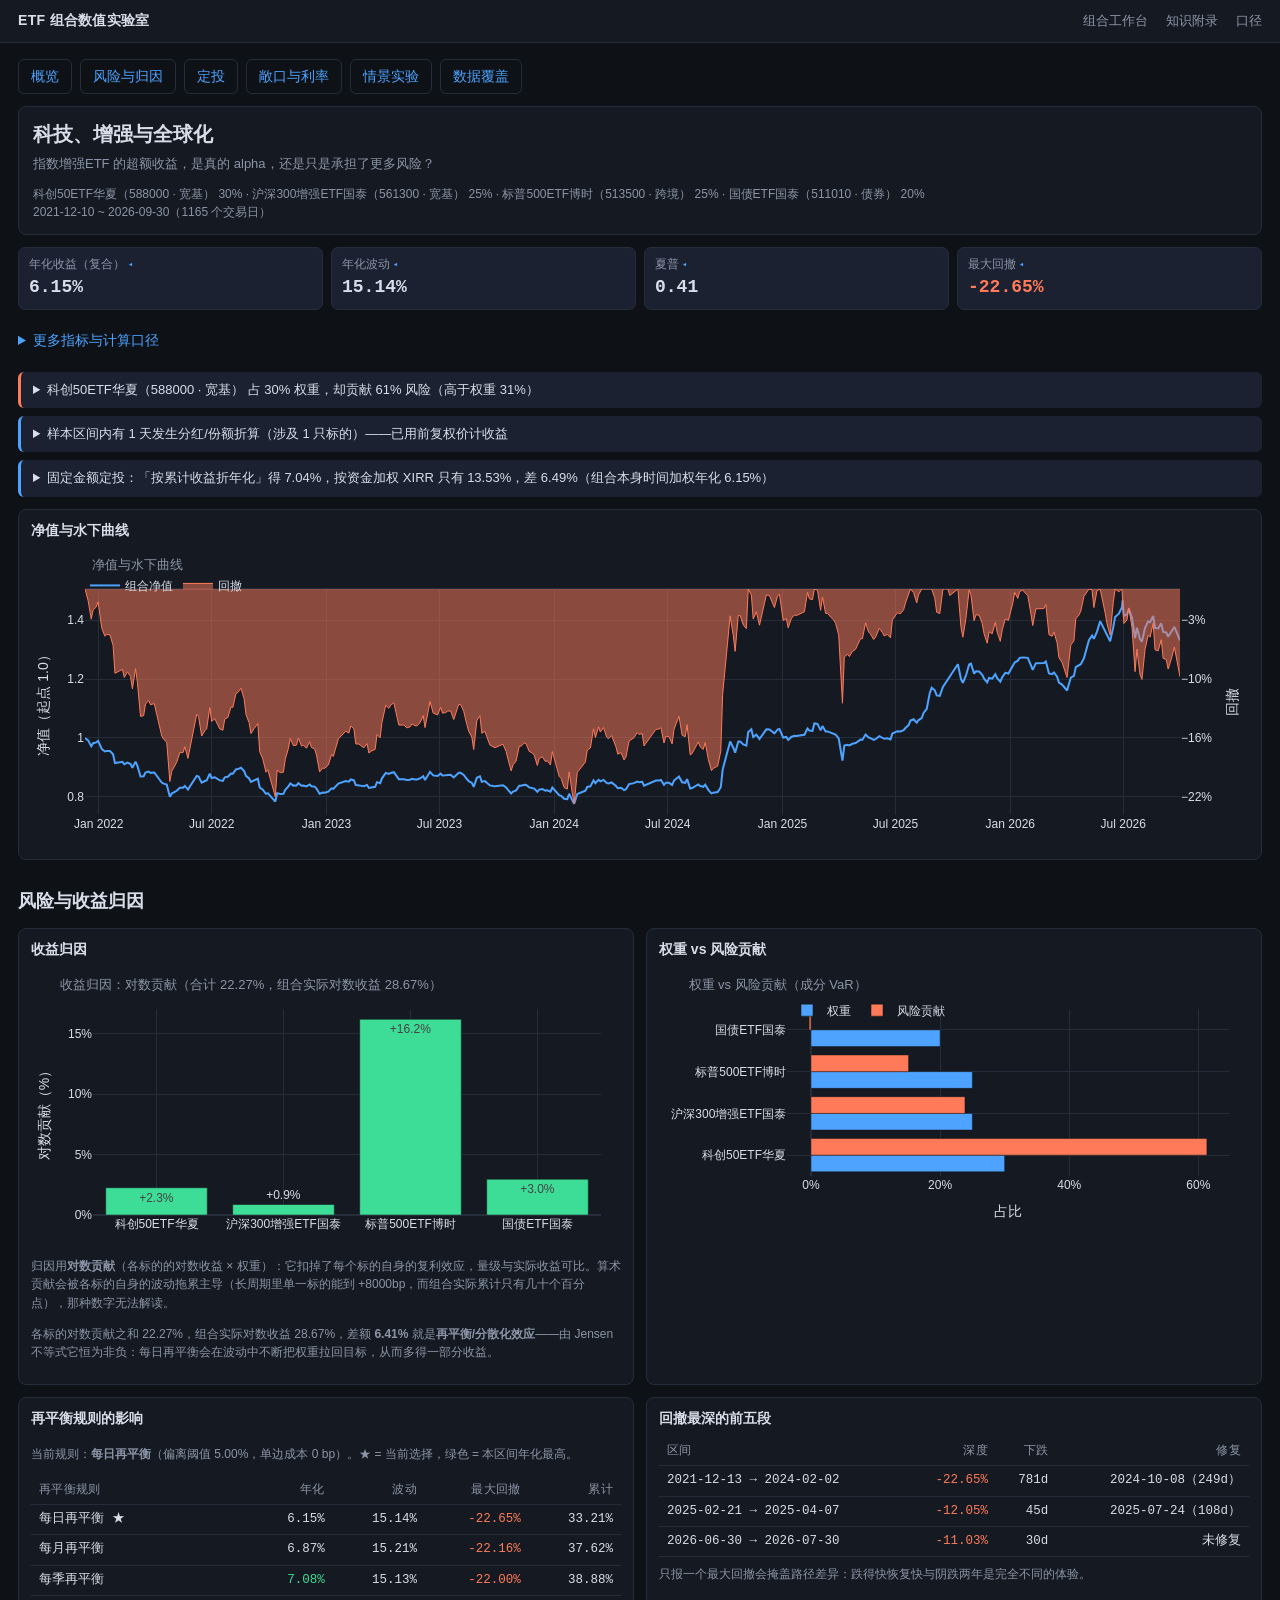
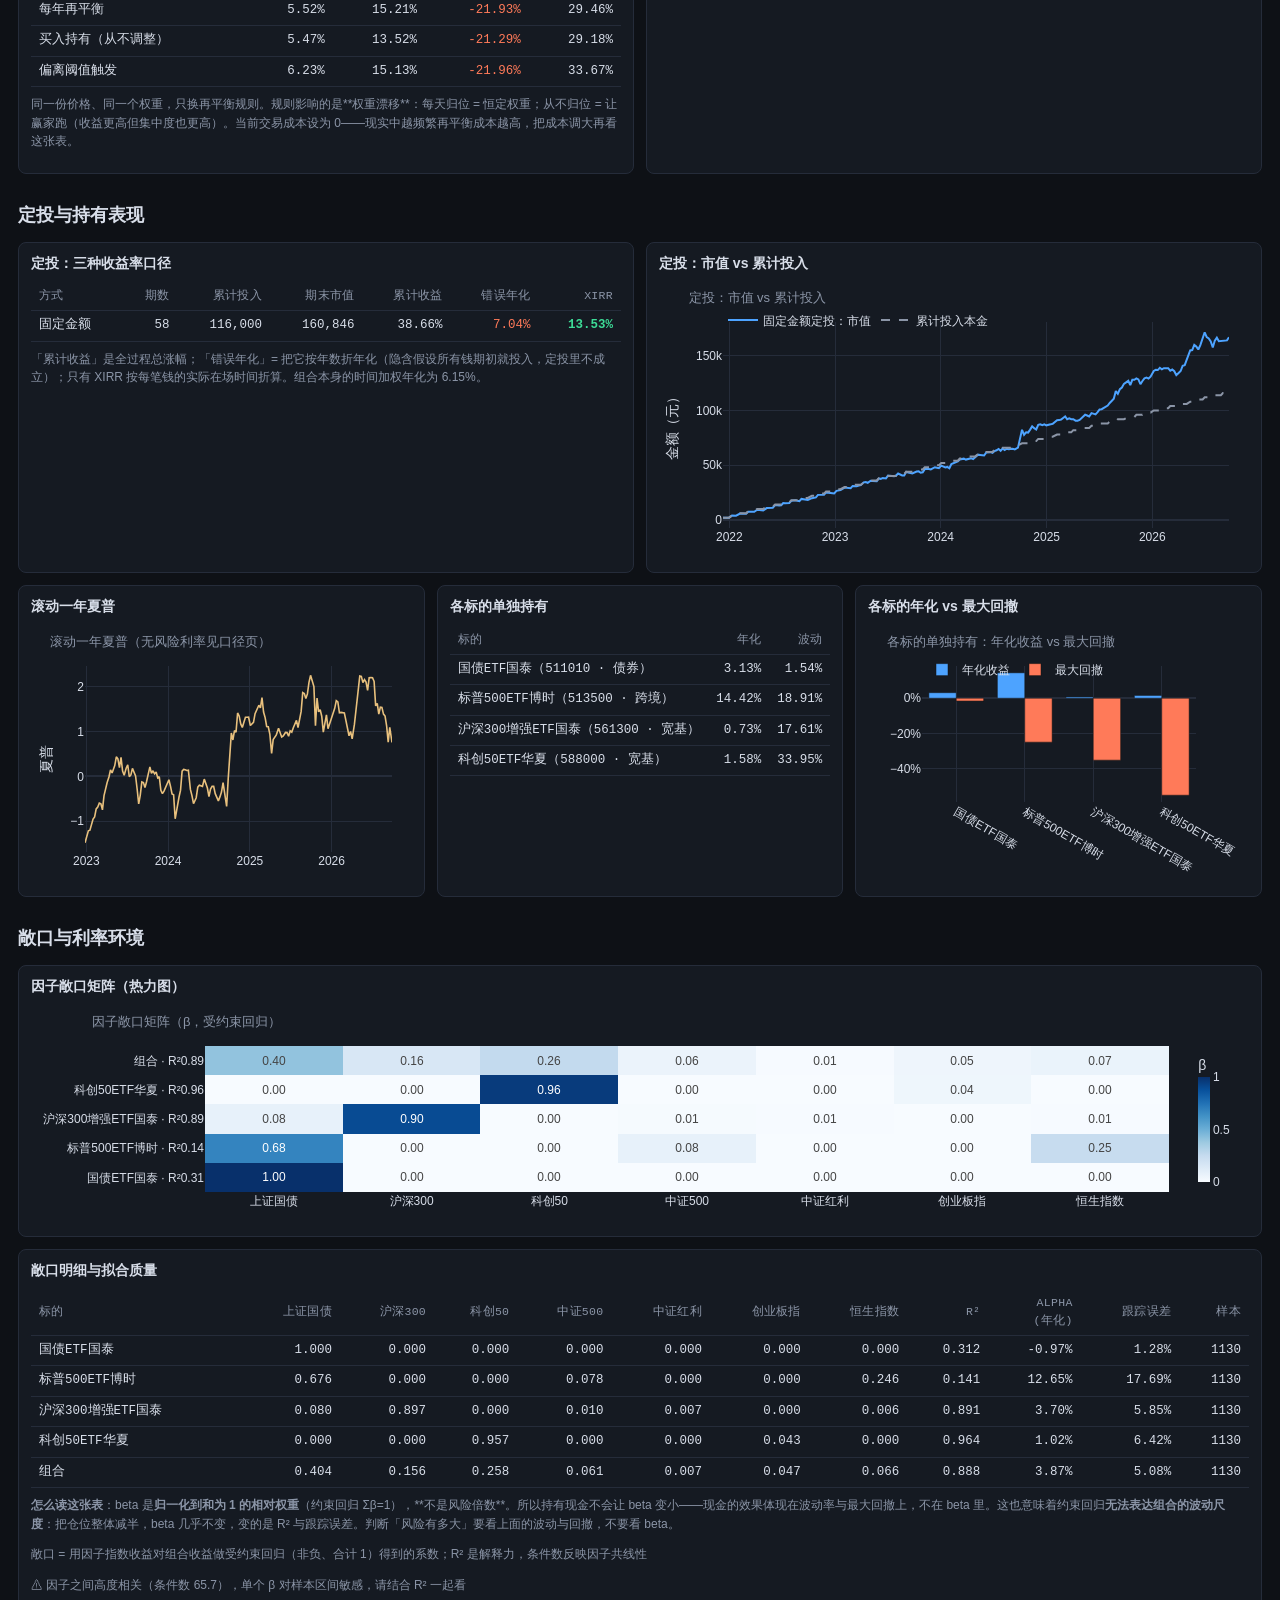
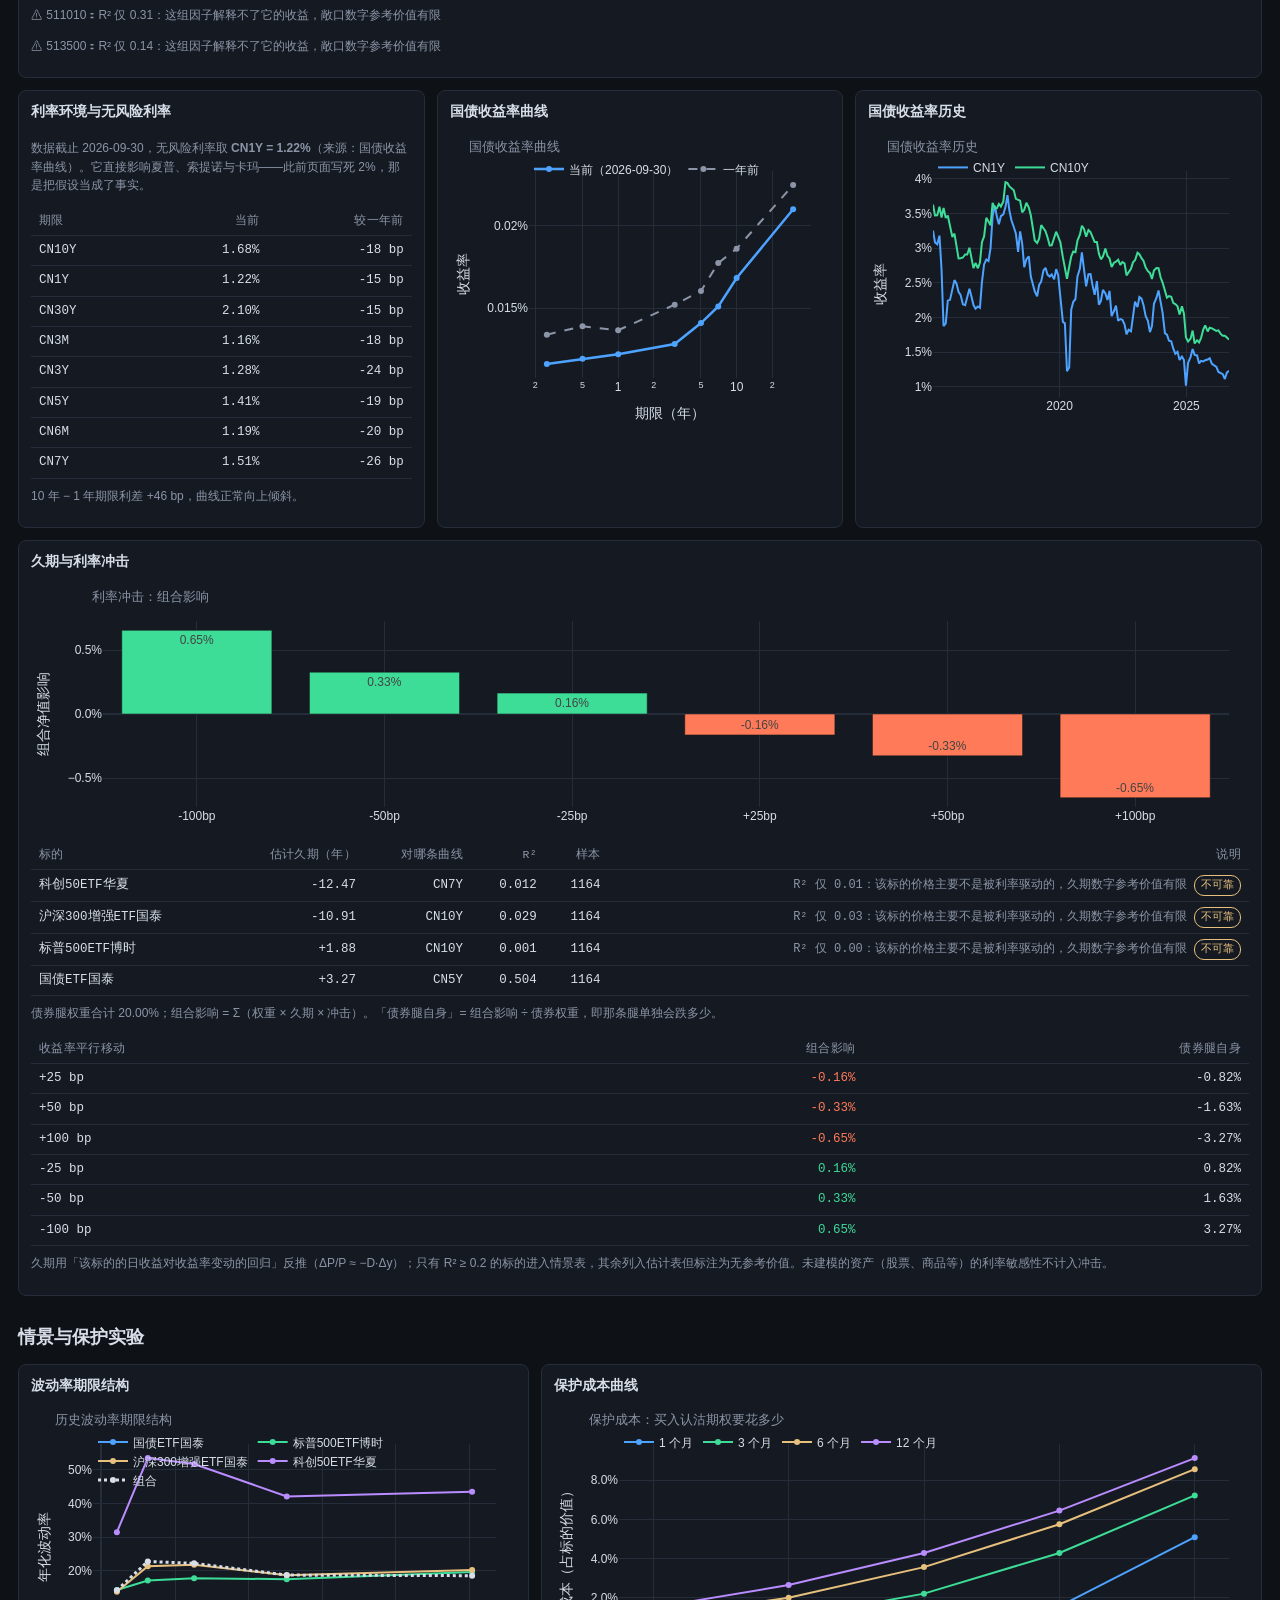
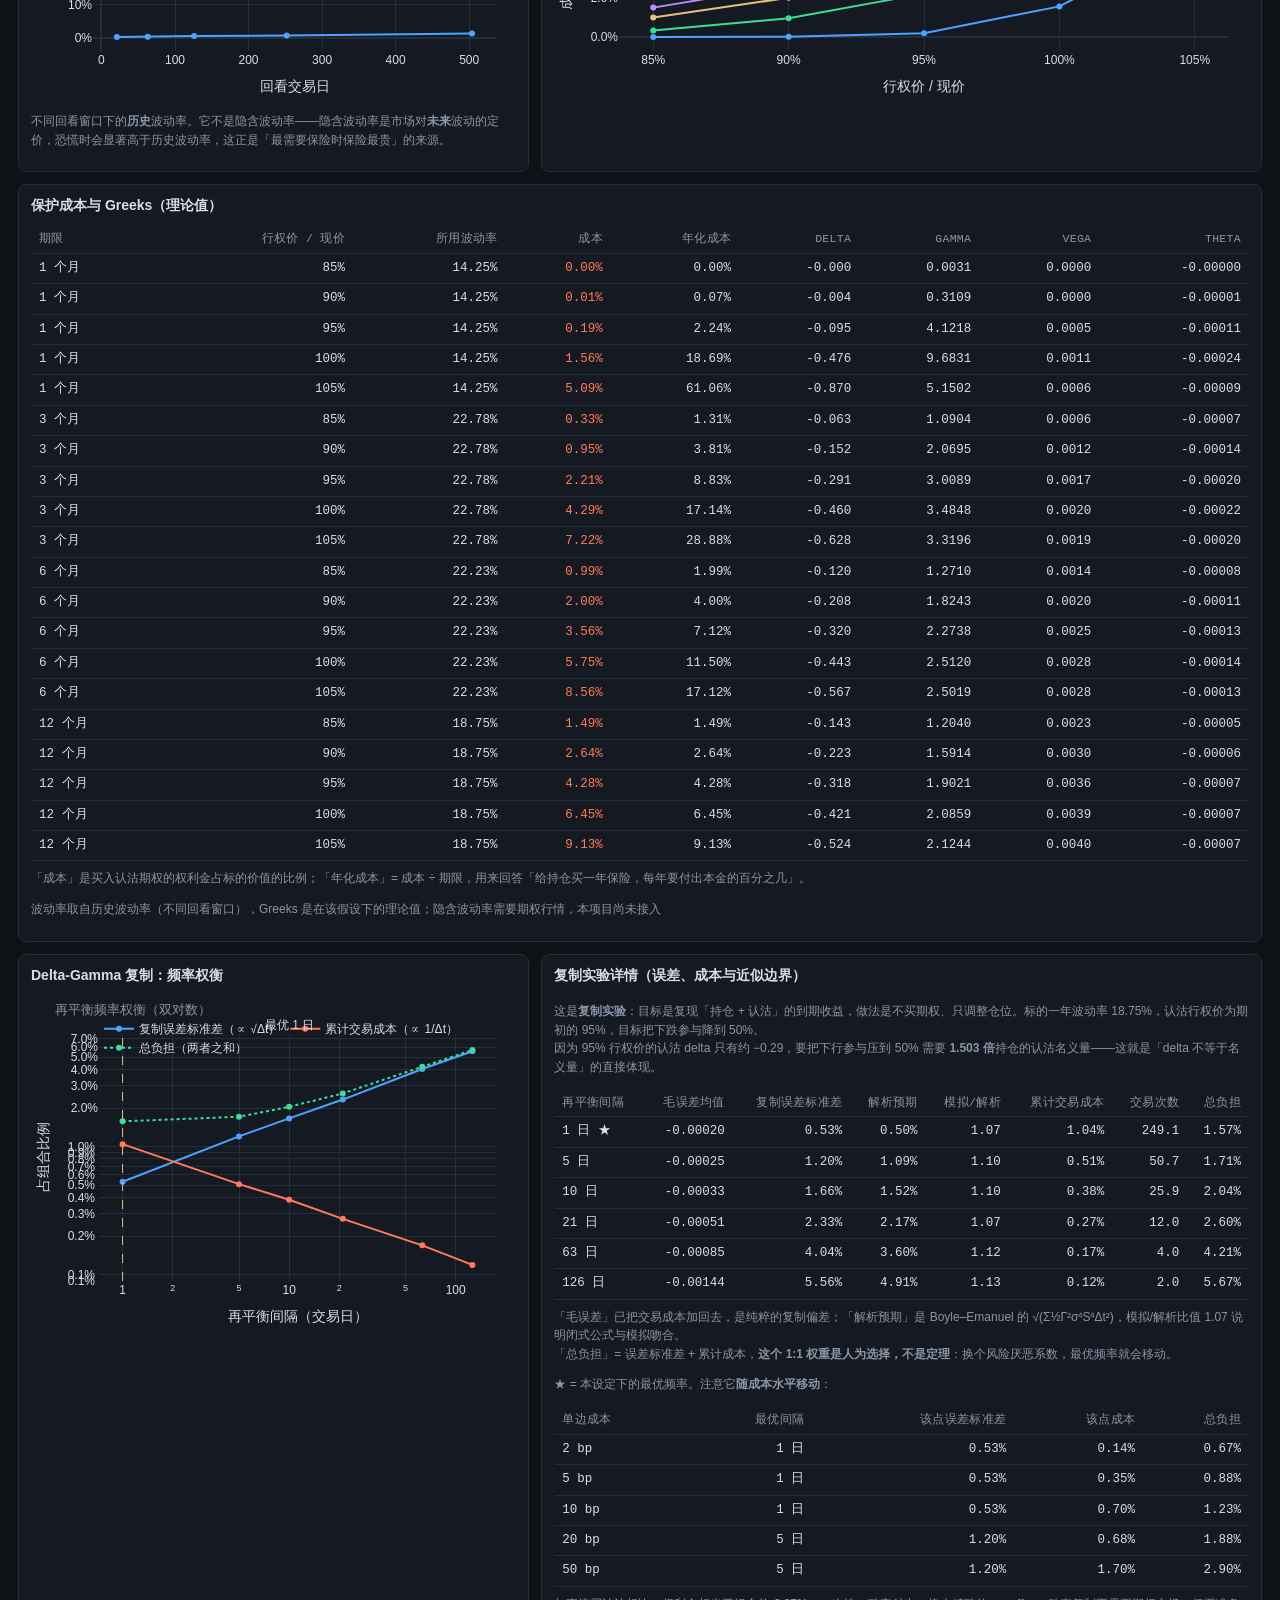
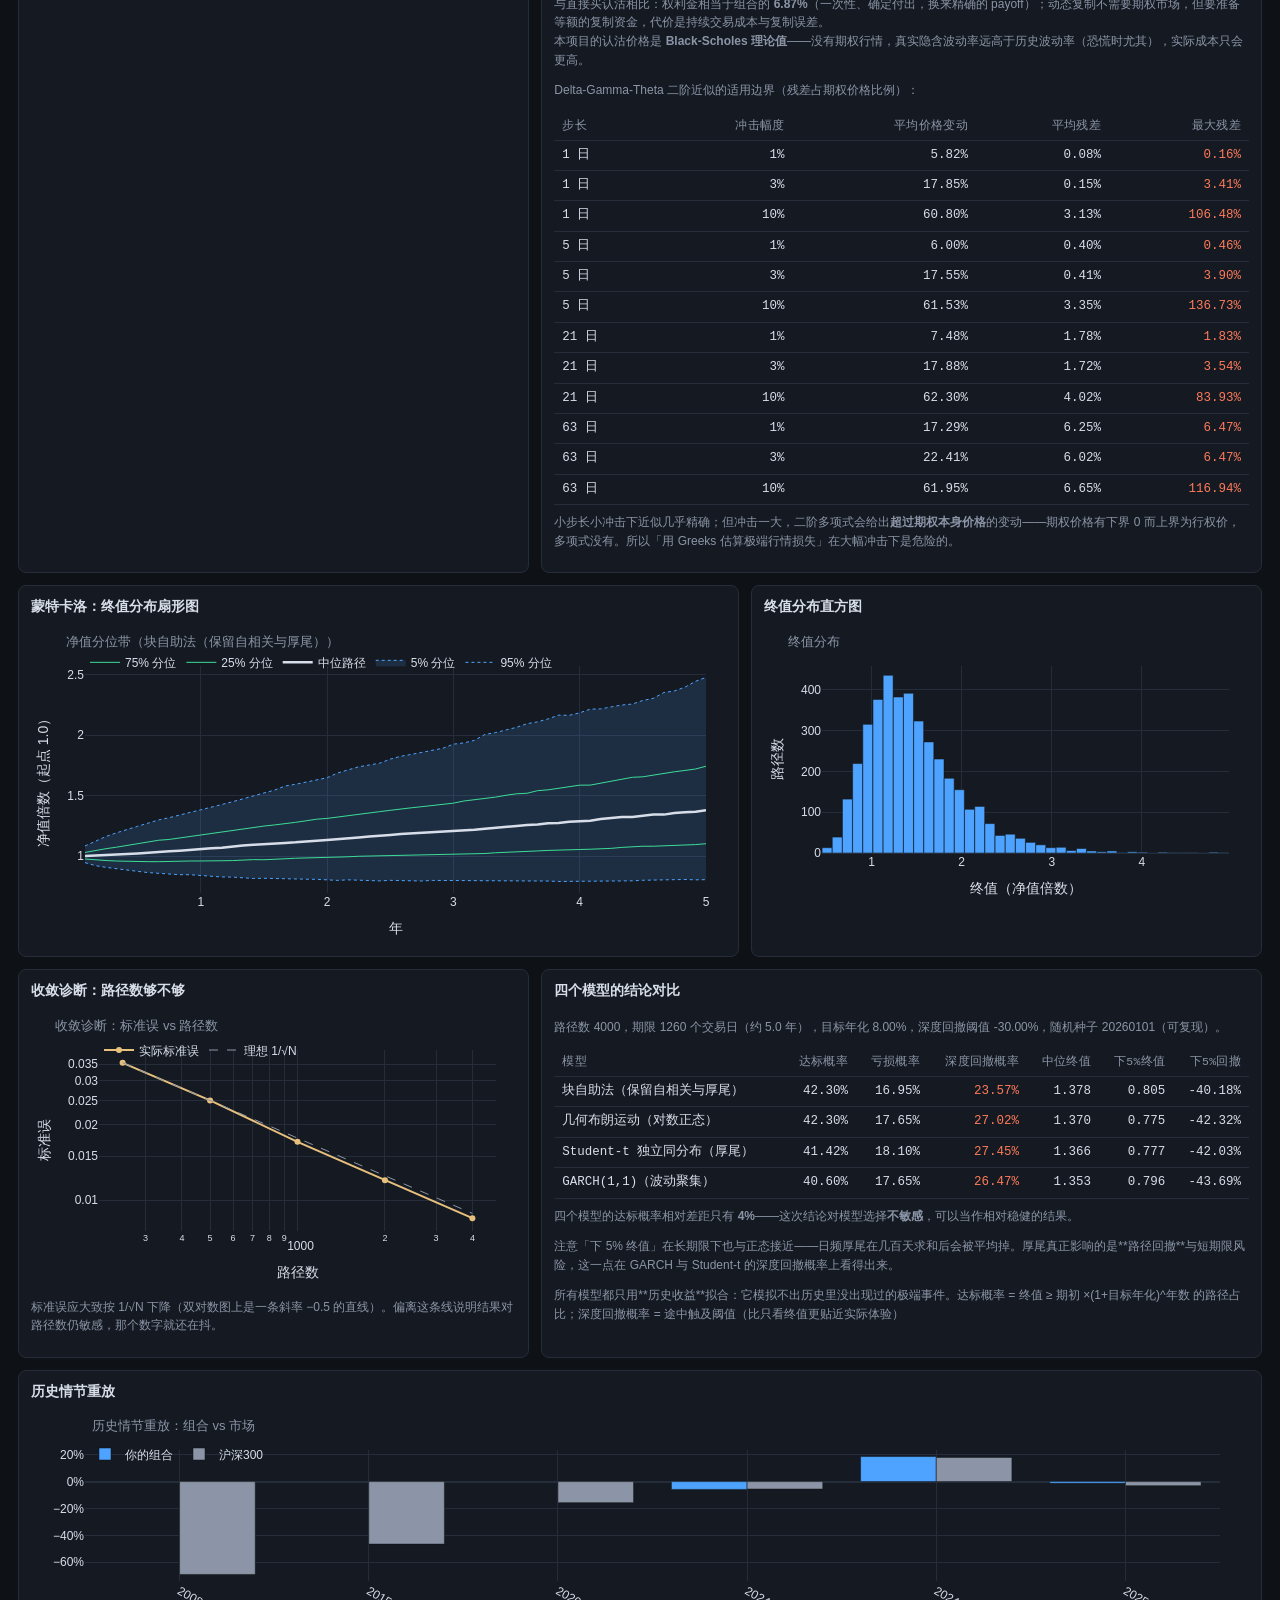
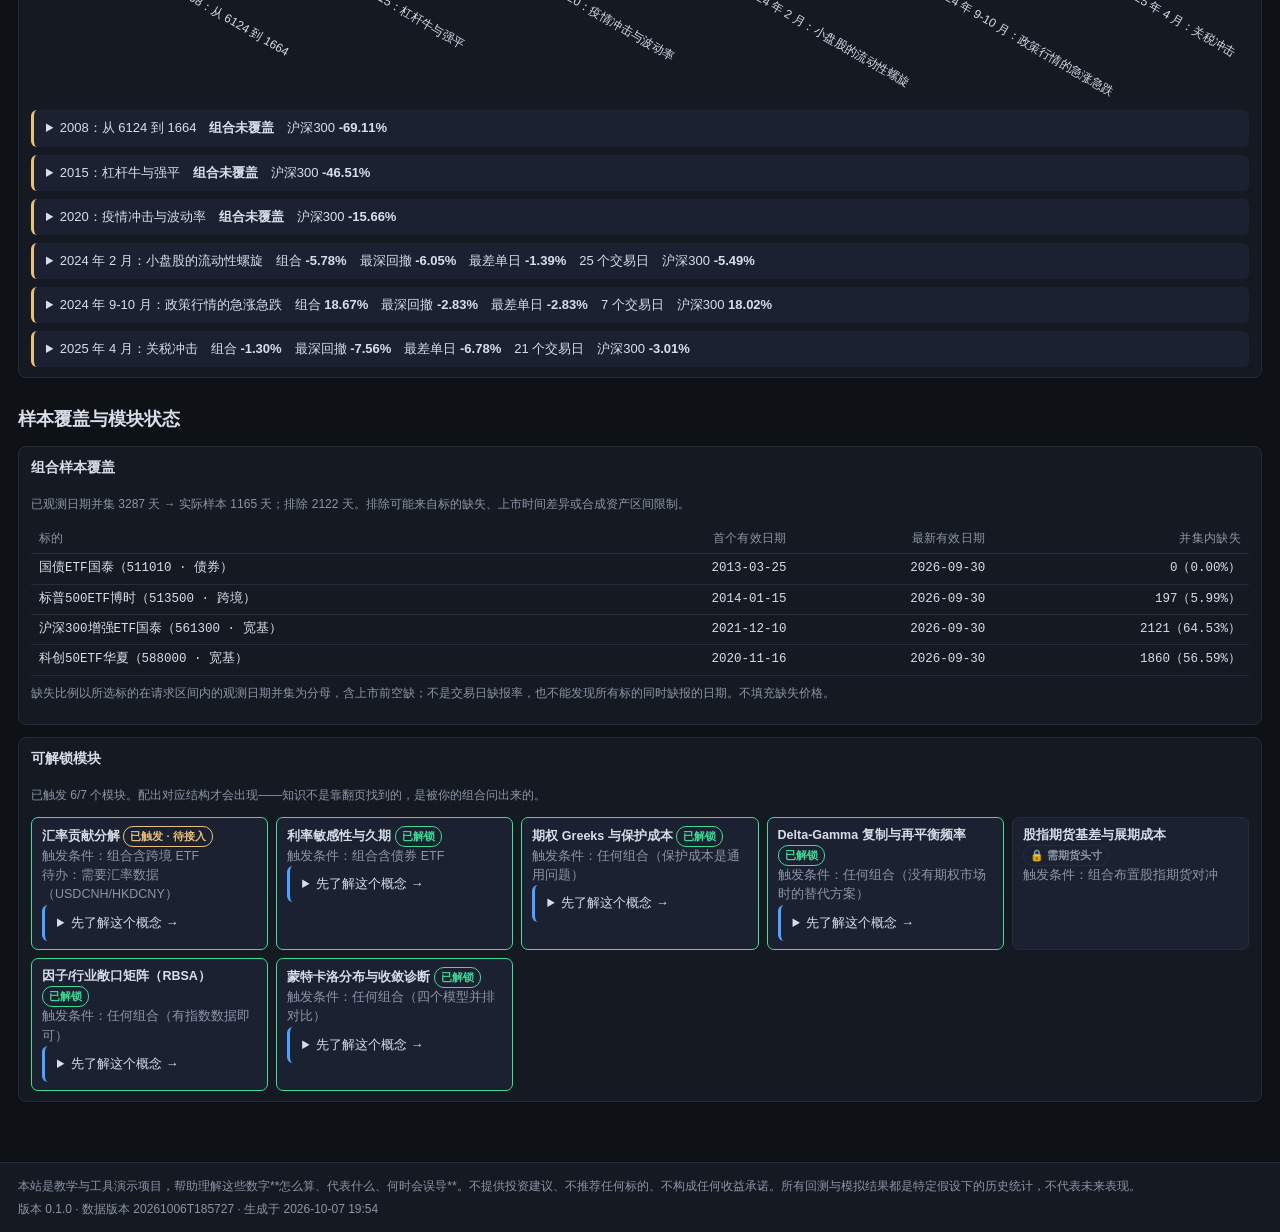
<file: docs/tech_quant.html>
<!DOCTYPE html>
<html lang="zh-CN">
<head>
<meta charset="utf-8">
<meta name="viewport" content="width=device-width, initial-scale=1">
<title>科技、增强与全球化 · ETF 组合数值实验室</title>
<link rel="stylesheet" href="assets/style.css">
<script data-plotly src="assets/plotly.min.js"></script>
</head>
<body>
<header class="site-header">
  <a class="brand" href="index.html">ETF 组合数值实验室</a>
  <nav>
    <a href="index.html">组合工作台</a>
    <a href="concepts.html">知识附录</a>
    <a href="about.html">口径</a>
  </nav>
</header>
<main>

<nav class="section-nav" aria-label="分析分区"><a href="#tech_quant-overview">概览</a><a href="#tech_quant-risk">风险与归因</a><a href="#tech_quant-dca">定投</a><a href="#tech_quant-exposure">敞口与利率</a><a href="#tech_quant-simulation">情景实验</a><a href="#tech_quant-coverage">数据覆盖</a></nav>
<div class="titlebar" id="tech_quant-overview">
  <div>
    <h1>科技、增强与全球化</h1>
    <div class="q">指数增强ETF 的超额收益，是真的 alpha，还是只是承担了更多风险？</div>
  </div>
  <div class="sub">科创50ETF华夏（588000 · 宽基） 30% · 沪深300增强ETF国泰（561300 · 宽基） 25% · 标普500ETF博时（513500 · 跨境） 25% · 国债ETF国泰（511010 · 债券） 20%<br>2021-12-10 ~ 2026-09-30（1165 个交易日）</div>
</div>

<div class="tiles"><details class="tile"><summary><span class="label">年化收益（复合）<span class="hintmark"> ◂</span></span><span class="val">6.15%</span></summary><div class="body"><div class="card"><h3>年化收益</h3><div class="formula">（末值 / 首值）^(1/年数) - 1，年数按自然日折算</div><p><strong>说明什么：</strong>把一段不等长的历史压缩成「每年赚多少」的口径，便于横向比较。</p><p class="mislead"><strong>什么时候会骗人：</strong>它是**几何**平均，一定低于各年收益的算术平均；区间起点挪一年就可能差好几个百分点。看到年化收益时，必须先问「这是哪一段」。</p></div></div></details><details class="tile"><summary><span class="label">年化波动<span class="hintmark"> ◂</span></span><span class="val">15.14%</span></summary><div class="body"><div class="card"><h3>年化波动率</h3><div class="formula">日收益标准差 × √252</div><p><strong>说明什么：</strong>衡量收益围绕均值摆动的幅度，是大多数风险指标的分母。</p><p class="mislead"><strong>什么时候会骗人：</strong>它把上涨和下跌同等对待。对持续买入的定投来说，下跌其实是「打折」，所以单看波动率会高估定投的痛苦程度。</p></div></div></details><details class="tile"><summary><span class="label">夏普<span class="hintmark"> ◂</span></span><span class="val">0.41</span></summary><div class="body"><div class="card"><h3>夏普比率</h3><div class="formula">（年化收益 - 无风险利率）/ 年化波动率</div><p><strong>说明什么：</strong>每承担一单位波动能换来多少超额收益。</p><p class="mislead"><strong>什么时候会骗人：</strong>分子分母都依赖「无风险利率取多少」。用 1 年期国债和用 3 个月 Shibor，同一组合的夏普可能差出可观幅度；而且它假定收益近似正态，对尖峰厚尾的 A 股并不成立。</p></div></div></details><details class="tile"><summary><span class="label">最大回撤<span class="hintmark"> ◂</span></span><span class="val warn-val">-22.65%</span></summary><div class="body"><div class="card"><h3>最大回撤</h3><div class="formula">min（净值 / 历史最高净值 - 1）</div><p><strong>说明什么：</strong>历史上最难受的一段：从高点到低点亏了多少，以及多久没回本。</p><p class="mislead"><strong>什么时候会骗人：</strong>它是**单一历史路径上的极值**，对区间极度敏感。只报一个数字不够，至少要同时给出回撤最深的前几段与修复天数。</p></div></div></details></div><details class="more-metrics"><summary>更多指标与计算口径</summary><div class="tiles"><details class="tile"><summary><span class="label">算术平均年化<span class="hintmark"> ◂</span></span><span class="val">7.35%</span></summary><div class="body"><div class="card"><h3>算术平均年化 vs 复合年化（CAGR）</h3><div class="formula">算术年化 = 日收益均值 × 252；复合年化 = (末值/首值)^(1/年数) − 1</div><p><strong>说明什么：</strong>两者之差就是**波动拖累**，近似等于 σ²/2。波动越大，差距越大。</p><p class="mislead"><strong>什么时候会骗人：</strong>「平均年化收益」在各种宣传里通常指**算术平均**，它总是高于你实际拿到的复合收益。用 20% 波动率算，光这一项每年就能凭空多出约 2 个百分点——拿它去估算长期复利会系统性高估。</p></div></div></details><details class="tile"><summary><span class="label">波动拖累<span class="hintmark"> ◂</span></span><span class="val warn-val">0.95%</span></summary><div class="body"><div class="card"><h3>算术平均年化 vs 复合年化（CAGR）</h3><div class="formula">算术年化 = 日收益均值 × 252；复合年化 = (末值/首值)^(1/年数) − 1</div><p><strong>说明什么：</strong>两者之差就是**波动拖累**，近似等于 σ²/2。波动越大，差距越大。</p><p class="mislead"><strong>什么时候会骗人：</strong>「平均年化收益」在各种宣传里通常指**算术平均**，它总是高于你实际拿到的复合收益。用 20% 波动率算，光这一项每年就能凭空多出约 2 个百分点——拿它去估算长期复利会系统性高估。</p></div></div></details><details class="tile"><summary><span class="label">索提诺<span class="hintmark"> ◂</span></span><span class="val">0.42</span></summary><div class="body"><div class="card"><h3>索提诺比率</h3><div class="formula">（年化收益 - 无风险利率）/ 下行波动率</div><p><strong>说明什么：</strong>只用下跌方向的波动作为风险，更贴近「我讨厌亏钱」的直觉。</p><p class="mislead"><strong>什么时候会骗人：</strong>样本里下跌日很少时分母接近 0，数值会极度放大；所以必须同时看样本量和下行天数。</p></div></div></details><details class="tile"><summary><span class="label">卡玛<span class="hintmark"> ◂</span></span><span class="val">0.27</span></summary><div class="body"><div class="card"><h3>卡玛比率</h3><div class="formula">年化收益 / |最大回撤|</div><p><strong>说明什么：</strong>每承受一个单位的最大回撤能换到多少年化收益。</p><p class="mislead"><strong>什么时候会骗人：</strong>分母是历史极值，所以它同样继承了最大回撤的全部敏感性——换一段区间，排名可能反转。</p></div></div></details><details class="tile"><summary><span class="label">VaR 95% 历史<span class="hintmark"> ◂</span></span><span class="val">1.38%</span></summary><div class="body"><div class="card"><h3>VaR（风险价值）</h3><div class="formula">历史法：收益分布的 5% 分位；参数法：μ + σ·z</div><p><strong>说明什么：</strong>在给定置信水平下，单个周期内「通常不会超过」的损失。</p><p class="mislead"><strong>什么时候会骗人：</strong>它只描述分位点，**不告诉你超过之后会亏多少**；历史法在样本不足时低估尾部，参数法在厚尾数据上系统性低估。所以本项目总是把两种口径并排展示。</p></div></div></details><details class="tile"><summary><span class="label">VaR 95% 参数<span class="hintmark"> ◂</span></span><span class="val">1.54%</span></summary><div class="body"><div class="card"><h3>VaR（风险价值）</h3><div class="formula">历史法：收益分布的 5% 分位；参数法：μ + σ·z</div><p><strong>说明什么：</strong>在给定置信水平下，单个周期内「通常不会超过」的损失。</p><p class="mislead"><strong>什么时候会骗人：</strong>它只描述分位点，**不告诉你超过之后会亏多少**；历史法在样本不足时低估尾部，参数法在厚尾数据上系统性低估。所以本项目总是把两种口径并排展示。</p></div></div></details><details class="tile"><summary><span class="label">CVaR 95%<span class="hintmark"> ◂</span></span><span class="val">2.06%</span></summary><div class="body"><div class="card"><h3>CVaR（条件风险价值）</h3><div class="formula">收益落在 VaR 之外那部分的平均损失</div><p><strong>说明什么：</strong>回答了 VaR 没回答的问题：真的跌破了，平均会亏多少。</p><p class="mislead"><strong>什么时候会骗人：</strong>它依赖尾部样本数量。若历史上只出现过两三次极端下跌，这个数字本身就极不稳定。</p></div></div></details><div class="tile static"><span class="label">偏度</span><span class="val">0.447</span></div><div class="tile static"><span class="label">超额峰度</span><span class="val">7.972</span></div><div class="tile static"><span class="label">样本交易日</span><span class="val">1164</span></div><details class="tile"><summary><span class="label">无风险利率<span class="hintmark"> ◂</span></span><span class="val">1.22%</span></summary><div class="body"><div class="card"><h3>夏普比率</h3><div class="formula">（年化收益 - 无风险利率）/ 年化波动率</div><p><strong>说明什么：</strong>每承担一单位波动能换来多少超额收益。</p><p class="mislead"><strong>什么时候会骗人：</strong>分子分母都依赖「无风险利率取多少」。用 1 年期国债和用 3 个月 Shibor，同一组合的夏普可能差出可观幅度；而且它假定收益近似正态，对尖峰厚尾的 A 股并不成立。</p></div></div></details><details class="tile"><summary><span class="label">组合折溢价<span class="hintmark"> ◂</span></span><span class="val">0.04%</span></summary><div class="body"><div class="card"><h3>折溢价率</h3><div class="formula">折溢价率 = 二级市场收盘价 / 基金单位净值 − 1</div><p><strong>说明什么：</strong>ETF 像股票一样在二级市场交易，价格可以高于（溢价）或低于（折价）它真实的净值。</p><p class="mislead"><strong>什么时候会骗人：</strong>溢价买入等于多付钱：标的指数不涨不跌，溢价回落到正常水平就是一笔纯亏损。跨境 ETF 在额度紧张时溢价会明显放大。**但跨境品种要特别小心**：QDII 净值披露有滞后，它反映的是上一交易日境外市场收盘，所以算出来的「溢价」里有一部分是时滞造成的假象——不能直接当成你多付了那么多钱。</p></div></div></details><details class="tile"><summary><span class="label">时间加权年化<span class="hintmark"> ◂</span></span><span class="val">6.15%</span></summary><div class="body"><div class="card"><h3>XIRR（资金加权年化）</h3><div class="formula">令 Σ 现金流 / (1+r)^(实际天数/365) = 0 的 r</div><p><strong>说明什么：</strong>把定投每一笔钱的**实际在场时间**考虑进去后的真实年化收益。</p><p class="mislead"><strong>什么时候会骗人：</strong>很多人用「总收益 ÷ 总投入」当年化，这会系统性高估（后期投入的钱几乎没参与上涨却摊薄了分母）。同一段行情，两种算法能差出十几个百分点——这是本站最想让大家看清的一件事。</p></div></div></details></div></details>
<div class="overview-insights"><div class="insights"><details class="insight warn"><summary>科创50ETF华夏（588000 · 宽基） 占 30% 权重，却贡献 61% 风险（高于权重 31%）</summary><div class="body"><div class="card"><h3>风险贡献（成分 VaR）</h3><div class="formula">贡献_i = w_i × (Σw)_i / σ_p × z，各项之和 = 组合 VaR</div><p><strong>说明什么：</strong>把组合风险拆到每个标的上，看谁在真正制造波动——它常常和权重排序不一样。</p><p class="mislead"><strong>什么时候会骗人：</strong>它用的是协方差矩阵，对尾部事件的刻画是正态近似的；某个标的平时波动小但危机时与其它标的一起跳，它的风险贡献会被低估。</p></div><table><tbody><tr><td>symbol</td><td>588000</td></tr><tr><td>weight</td><td>0.3000</td></tr><tr><td>risk_share</td><td>0.6132</td></tr><tr><td>gap</td><td>0.3132</td></tr></tbody></table></div></details><details class="insight info"><summary>样本区间内有 1 天发生分红/份额折算（涉及 1 只标的）——已用前复权价计收益</summary><div class="body"><div class="card"><h3>为什么必须用前复权价</h3><div class="formula">前复权价 = 原始价 × 累计复权因子（越早的日期因子越小）</div><p><strong>说明什么：</strong>把历史价格按分红除权调整到与今天可比的口径，这样算出来的收益才包含分红。</p><p class="mislead"><strong>什么时候会骗人：</strong>用未复权价计算，会把每次分红除权当成本金亏损，长期下来会**低估**收益。本项目同时落库两种价格与复权因子，任何结论都能回溯口径。</p></div><table><tbody><tr><td>days</td><td>1</td></tr><tr><td>symbols</td><td>[&#x27;511010&#x27;]</td></tr></tbody></table></div></details><details class="insight info"><summary>固定金额定投：「按累计收益折年化」得 7.04%，按资金加权 XIRR 只有 13.53%，差 6.49%（组合本身时间加权年化 6.15%）</summary><div class="body"><div class="card"><h3>XIRR（资金加权年化）</h3><div class="formula">令 Σ 现金流 / (1+r)^(实际天数/365) = 0 的 r</div><p><strong>说明什么：</strong>把定投每一笔钱的**实际在场时间**考虑进去后的真实年化收益。</p><p class="mislead"><strong>什么时候会骗人：</strong>很多人用「总收益 ÷ 总投入」当年化，这会系统性高估（后期投入的钱几乎没参与上涨却摊薄了分母）。同一段行情，两种算法能差出十几个百分点——这是本站最想让大家看清的一件事。</p></div><table><tbody><tr><td>mode</td><td>fixed</td></tr><tr><td>naive</td><td>0.0704</td></tr><tr><td>xirr</td><td>0.1353</td></tr><tr><td>gap</td><td>0.0649</td></tr><tr><td>time_weighted</td><td>0.0615</td></tr></tbody></table></div></details></div></div>
<div class="chart-status" data-chart-key="tech_quant" role="status" aria-live="polite" hidden></div>

<div class="grid" style="margin-top:12px">
  <section class="panel span-12"><header><h2>净值与水下曲线</h2></header><div><div id="tech_quant-fig-nav" style="width:100%"></div></div></section>
  <h2 class="section-heading span-12" id="tech_quant-risk">风险与收益归因</h2>
  <section class="panel span-6"><header><h2>收益归因</h2></header><div><div id="tech_quant-fig-return_contribution" style="width:100%"></div><p class='note'>归因用<b>对数贡献</b>（各标的的对数收益 × 权重）：它扣掉了每个标的自身的复利效应，量级与实际收益可比。算术贡献会被各标的自身的波动拖累主导（长周期里单一标的能到 +8000bp，而组合实际累计只有几十个百分点），那种数字无法解读。</p><p class='note'>各标的对数贡献之和 22.27%，组合实际对数收益 28.67%，差额 <b>6.41%</b> 就是<b>再平衡/分散化效应</b>——由 Jensen 不等式它恒为非负：每日再平衡会在波动中不断把权重拉回目标，从而多得一部分收益。</p></div></section>
  <section class="panel span-6"><header><h2>权重 vs 风险贡献</h2></header><div><div id="tech_quant-fig-risk_vs_weight" style="width:100%"></div></div></section>
  <section class="panel span-6"><header><h2>再平衡规则的影响</h2></header><div><p class="note">当前规则：<b>每日再平衡</b>（偏离阈值 5.00%，单边成本 0 bp）。★ = 当前选择，绿色 = 本区间年化最高。</p><table><thead><tr><th>再平衡规则</th><th>年化</th><th>波动</th><th>最大回撤</th><th>累计</th></tr></thead><tbody><tr><td>每日再平衡 ★</td><td class="">6.15%</td><td>15.14%</td><td class="warn">-22.65%</td><td>33.21%</td></tr><tr><td>每月再平衡</td><td class="">6.87%</td><td>15.21%</td><td class="warn">-22.16%</td><td>37.62%</td></tr><tr><td>每季再平衡</td><td class="ok">7.08%</td><td>15.13%</td><td class="warn">-22.00%</td><td>38.88%</td></tr><tr><td>每年再平衡</td><td class="">5.52%</td><td>15.21%</td><td class="warn">-21.93%</td><td>29.46%</td></tr><tr><td>买入持有（从不调整）</td><td class="">5.47%</td><td>13.52%</td><td class="warn">-21.29%</td><td>29.18%</td></tr><tr><td>偏离阈值触发</td><td class="">6.23%</td><td>15.13%</td><td class="warn">-21.96%</td><td>33.67%</td></tr></tbody></table><p class="note">同一份价格、同一个权重，只换再平衡规则。规则影响的是**权重漂移**：每天归位 = 恒定权重；从不归位 = 让赢家跑（收益更高但集中度也更高）。当前交易成本设为 0——现实中越频繁再平衡成本越高，把成本调大再看这张表。</p></div></section>
  <section class="panel span-6"><header><h2>回撤最深的前五段</h2></header><div><table><thead><tr><th>区间</th><th>深度</th><th>下跌</th><th>修复</th></tr></thead><tbody><tr><td>2021-12-13 → 2024-02-02</td><td class='warn'>-22.65%</td><td>781d</td><td>2024-10-08（249d）</td></tr><tr><td>2025-02-21 → 2025-04-07</td><td class='warn'>-12.05%</td><td>45d</td><td>2025-07-24（108d）</td></tr><tr><td>2026-06-30 → 2026-07-30</td><td class='warn'>-11.03%</td><td>30d</td><td>未修复</td></tr></tbody></table><p class='note'>只报一个最大回撤会掩盖路径差异：跌得快恢复快与阴跌两年是完全不同的体验。</p></div></section>
  <h2 class="section-heading span-12" id="tech_quant-dca">定投与持有表现</h2>
  <section class="panel span-6"><header><h2>定投：三种收益率口径</h2></header><div><table><thead><tr><th>方式</th><th>期数</th><th>累计投入</th><th>期末市值</th><th>累计收益</th><th>错误年化</th><th>XIRR</th></tr></thead><tbody><tr><td>固定金额</td><td>58</td><td>116,000</td><td>160,846</td><td>38.66%</td><td class='warn'>7.04%</td><td class='ok'><strong>13.53%</strong></td></tr></tbody></table><p class='note'>「累计收益」是全过程总涨幅；「错误年化」= 把它按年数折年化（隐含假设所有钱期初就投入，定投里不成立）；只有 XIRR 按每笔钱的实际在场时间折算。组合本身的时间加权年化为 6.15%。</p></div></section>
  <section class="panel span-6"><header><h2>定投：市值 vs 累计投入</h2></header><div><div id="tech_quant-fig-dca" style="width:100%"></div></div></section>
  <section class="panel span-4"><header><h2>滚动一年夏普</h2></header><div><div id="tech_quant-fig-rolling_sharpe" style="width:100%"></div></div></section>
  <section class="panel span-4"><header><h2>各标的单独持有</h2></header><div><table><thead><tr><th>标的</th><th>年化</th><th>波动</th><th>最大回撤</th></tr></thead><tbody><tr><td>国债ETF国泰（511010 · 债券）</td><td>3.13%</td><td>1.54%</td><td class='warn'>-1.60%</td></tr><tr><td>标普500ETF博时（513500 · 跨境）</td><td>14.42%</td><td>18.91%</td><td class='warn'>-24.93%</td></tr><tr><td>沪深300增强ETF国泰（561300 · 宽基）</td><td>0.73%</td><td>17.61%</td><td class='warn'>-35.14%</td></tr><tr><td>科创50ETF华夏（588000 · 宽基）</td><td>1.58%</td><td>33.95%</td><td class='warn'>-55.04%</td></tr></tbody></table></div></section>
  <section class="panel span-4"><header><h2>各标的年化 vs 最大回撤</h2></header><div><div id="tech_quant-fig-per_asset" style="width:100%"></div></div></section>
  <h2 class="section-heading span-12" id="tech_quant-exposure">敞口与利率环境</h2>
  <section class="panel span-12"><header><h2>因子敞口矩阵（热力图）</h2></header><div><div id="tech_quant-fig-exposure_heatmap" style="width:100%"></div></div></section>
  <section class="panel span-12"><header><h2>敞口明细与拟合质量</h2></header><div><table><thead><tr><th>标的</th><th>上证国债</th><th>沪深300</th><th>科创50</th><th>中证500</th><th>中证红利</th><th>创业板指</th><th>恒生指数</th><th>R²</th><th>Alpha<br>(年化)</th><th>跟踪误差</th><th>样本</th></tr></thead><tbody><tr><td>国债ETF国泰</td><td>1.000</td><td>0.000</td><td>0.000</td><td>0.000</td><td>0.000</td><td>0.000</td><td>0.000</td><td>0.312</td><td>-0.97%</td><td>1.28%</td><td>1130</td></tr><tr><td>标普500ETF博时</td><td>0.676</td><td>0.000</td><td>0.000</td><td>0.078</td><td>0.000</td><td>0.000</td><td>0.246</td><td>0.141</td><td>12.65%</td><td>17.69%</td><td>1130</td></tr><tr><td>沪深300增强ETF国泰</td><td>0.080</td><td>0.897</td><td>0.000</td><td>0.010</td><td>0.007</td><td>0.000</td><td>0.006</td><td>0.891</td><td>3.70%</td><td>5.85%</td><td>1130</td></tr><tr><td>科创50ETF华夏</td><td>0.000</td><td>0.000</td><td>0.957</td><td>0.000</td><td>0.000</td><td>0.043</td><td>0.000</td><td>0.964</td><td>1.02%</td><td>6.42%</td><td>1130</td></tr><tr><td>组合</td><td>0.404</td><td>0.156</td><td>0.258</td><td>0.061</td><td>0.007</td><td>0.047</td><td>0.066</td><td>0.888</td><td>3.87%</td><td>5.08%</td><td>1130</td></tr></tbody></table><p class='note'><b>怎么读这张表</b>：beta 是<b>归一化到和为 1 的相对权重</b>（约束回归 Σβ=1），**不是风险倍数**。所以持有现金不会让 beta 变小——现金的效果体现在波动率与最大回撤上，不在 beta 里。这也意味着约束回归<b>无法表达组合的波动尺度</b>：把仓位整体减半，beta 几乎不变，变的是 R² 与跟踪误差。判断「风险有多大」要看上面的波动与回撤，不要看 beta。</p><p class='note'>敞口 = 用因子指数收益对组合收益做受约束回归（非负、合计 1）得到的系数；R² 是解释力，条件数反映因子共线性</p><p class="note warn-text">⚠ 因子之间高度相关（条件数 65.7），单个 β 对样本区间敏感，请结合 R² 一起看</p><p class="note warn-text">⚠ 511010：R² 仅 0.31：这组因子解释不了它的收益，敞口数字参考价值有限</p><p class="note warn-text">⚠ 513500：R² 仅 0.14：这组因子解释不了它的收益，敞口数字参考价值有限</p></div></section>
  <section class="panel span-4"><header><h2>利率环境与无风险利率</h2></header><div><p class="note">数据截止 2026-09-30，无风险利率取 <b>CN1Y = 1.22%</b>（来源：国债收益率曲线）。它直接影响夏普、索提诺与卡玛——此前页面写死 2%，那是把假设当成了事实。</p><table><thead><tr><th>期限</th><th>当前</th><th>较一年前</th></tr></thead><tbody><tr><td>CN10Y</td><td>1.68%</td><td>-18 bp</td></tr><tr><td>CN1Y</td><td>1.22%</td><td>-15 bp</td></tr><tr><td>CN30Y</td><td>2.10%</td><td>-15 bp</td></tr><tr><td>CN3M</td><td>1.16%</td><td>-18 bp</td></tr><tr><td>CN3Y</td><td>1.28%</td><td>-24 bp</td></tr><tr><td>CN5Y</td><td>1.41%</td><td>-19 bp</td></tr><tr><td>CN6M</td><td>1.19%</td><td>-20 bp</td></tr><tr><td>CN7Y</td><td>1.51%</td><td>-26 bp</td></tr></tbody></table><p class="note">10 年 − 1 年期限利差 +46 bp，曲线正常向上倾斜。</p></div></section><section class="panel span-4"><header><h2>国债收益率曲线</h2></header><div><div id="tech_quant-fig-yield_curve" style="width:100%"></div></div></section><section class="panel span-4"><header><h2>国债收益率历史</h2></header><div><div id="tech_quant-fig-yield_history" style="width:100%"></div></div></section>
  <section class="panel span-12"><header><h2>久期与利率冲击</h2></header><div><div id="tech_quant-fig-rate_scenarios" style="width:100%"></div><table><thead><tr><th>标的</th><th>估计久期（年）</th><th>对哪条曲线</th><th>R²</th><th>样本</th><th>说明</th></tr></thead><tbody><tr><td>科创50ETF华夏</td><td>-12.47</td><td>CN7Y</td><td>0.012</td><td>1164</td><td class="note">R² 仅 0.01：该标的价格主要不是被利率驱动的，久期数字参考价值有限 <span class='badge pending'>不可靠</span></td></tr><tr><td>沪深300增强ETF国泰</td><td>-10.91</td><td>CN10Y</td><td>0.029</td><td>1164</td><td class="note">R² 仅 0.03：该标的价格主要不是被利率驱动的，久期数字参考价值有限 <span class='badge pending'>不可靠</span></td></tr><tr><td>标普500ETF博时</td><td>+1.88</td><td>CN10Y</td><td>0.001</td><td>1164</td><td class="note">R² 仅 0.00：该标的价格主要不是被利率驱动的，久期数字参考价值有限 <span class='badge pending'>不可靠</span></td></tr><tr><td>国债ETF国泰</td><td>+3.27</td><td>CN5Y</td><td>0.504</td><td>1164</td><td class="note"></td></tr></tbody></table><p class="note">债券腿权重合计 20.00%；组合影响 = Σ（权重 × 久期 × 冲击）。「债券腿自身」= 组合影响 ÷ 债券权重，即那条腿单独会跌多少。</p><table><thead><tr><th>收益率平行移动</th><th>组合影响</th><th>债券腿自身</th></tr></thead><tbody><tr><td>+25 bp</td><td class="warn">-0.16%</td><td>-0.82%</td></tr><tr><td>+50 bp</td><td class="warn">-0.33%</td><td>-1.63%</td></tr><tr><td>+100 bp</td><td class="warn">-0.65%</td><td>-3.27%</td></tr><tr><td>-25 bp</td><td class="ok">0.16%</td><td>0.82%</td></tr><tr><td>-50 bp</td><td class="ok">0.33%</td><td>1.63%</td></tr><tr><td>-100 bp</td><td class="ok">0.65%</td><td>3.27%</td></tr></tbody></table><p class="note">久期用「该标的的日收益对收益率变动的回归」反推（ΔP/P ≈ −D·Δy）；只有 R² ≥ 0.2 的标的进入情景表，其余列入估计表但标注为无参考价值。未建模的资产（股票、商品等）的利率敏感性不计入冲击。</p></div></section>
  <h2 class="section-heading span-12" id="tech_quant-simulation">情景与保护实验</h2>
  <section class="panel span-5"><header><h2>波动率期限结构</h2></header><div><div id="tech_quant-fig-vol_term_structure" style="width:100%"></div><p class='note'>不同回看窗口下的<b>历史</b>波动率。它不是隐含波动率——隐含波动率是市场对<b>未来</b>波动的定价，恐慌时会显著高于历史波动率，这正是「最需要保险时保险最贵」的来源。</p></div></section>
  <section class="panel span-7"><header><h2>保护成本曲线</h2></header><div><div id="tech_quant-fig-protection_curve" style="width:100%"></div></div></section>
  <section class="panel span-12"><header><h2>保护成本与 Greeks（理论值）</h2></header><div><table><thead><tr><th>期限</th><th>行权价 / 现价</th><th>所用波动率</th><th>成本</th><th>年化成本</th><th>Delta</th><th>Gamma</th><th>Vega</th><th>Theta</th></tr></thead><tbody><tr><td>1 个月</td><td>85%</td><td>14.25%</td><td class="warn">0.00%</td><td>0.00%</td><td>-0.000</td><td>0.0031</td><td>0.0000</td><td>-0.00000</td></tr><tr><td>1 个月</td><td>90%</td><td>14.25%</td><td class="warn">0.01%</td><td>0.07%</td><td>-0.004</td><td>0.3109</td><td>0.0000</td><td>-0.00001</td></tr><tr><td>1 个月</td><td>95%</td><td>14.25%</td><td class="warn">0.19%</td><td>2.24%</td><td>-0.095</td><td>4.1218</td><td>0.0005</td><td>-0.00011</td></tr><tr><td>1 个月</td><td>100%</td><td>14.25%</td><td class="warn">1.56%</td><td>18.69%</td><td>-0.476</td><td>9.6831</td><td>0.0011</td><td>-0.00024</td></tr><tr><td>1 个月</td><td>105%</td><td>14.25%</td><td class="warn">5.09%</td><td>61.06%</td><td>-0.870</td><td>5.1502</td><td>0.0006</td><td>-0.00009</td></tr><tr><td>3 个月</td><td>85%</td><td>22.78%</td><td class="warn">0.33%</td><td>1.31%</td><td>-0.063</td><td>1.0904</td><td>0.0006</td><td>-0.00007</td></tr><tr><td>3 个月</td><td>90%</td><td>22.78%</td><td class="warn">0.95%</td><td>3.81%</td><td>-0.152</td><td>2.0695</td><td>0.0012</td><td>-0.00014</td></tr><tr><td>3 个月</td><td>95%</td><td>22.78%</td><td class="warn">2.21%</td><td>8.83%</td><td>-0.291</td><td>3.0089</td><td>0.0017</td><td>-0.00020</td></tr><tr><td>3 个月</td><td>100%</td><td>22.78%</td><td class="warn">4.29%</td><td>17.14%</td><td>-0.460</td><td>3.4848</td><td>0.0020</td><td>-0.00022</td></tr><tr><td>3 个月</td><td>105%</td><td>22.78%</td><td class="warn">7.22%</td><td>28.88%</td><td>-0.628</td><td>3.3196</td><td>0.0019</td><td>-0.00020</td></tr><tr><td>6 个月</td><td>85%</td><td>22.23%</td><td class="warn">0.99%</td><td>1.99%</td><td>-0.120</td><td>1.2710</td><td>0.0014</td><td>-0.00008</td></tr><tr><td>6 个月</td><td>90%</td><td>22.23%</td><td class="warn">2.00%</td><td>4.00%</td><td>-0.208</td><td>1.8243</td><td>0.0020</td><td>-0.00011</td></tr><tr><td>6 个月</td><td>95%</td><td>22.23%</td><td class="warn">3.56%</td><td>7.12%</td><td>-0.320</td><td>2.2738</td><td>0.0025</td><td>-0.00013</td></tr><tr><td>6 个月</td><td>100%</td><td>22.23%</td><td class="warn">5.75%</td><td>11.50%</td><td>-0.443</td><td>2.5120</td><td>0.0028</td><td>-0.00014</td></tr><tr><td>6 个月</td><td>105%</td><td>22.23%</td><td class="warn">8.56%</td><td>17.12%</td><td>-0.567</td><td>2.5019</td><td>0.0028</td><td>-0.00013</td></tr><tr><td>12 个月</td><td>85%</td><td>18.75%</td><td class="warn">1.49%</td><td>1.49%</td><td>-0.143</td><td>1.2040</td><td>0.0023</td><td>-0.00005</td></tr><tr><td>12 个月</td><td>90%</td><td>18.75%</td><td class="warn">2.64%</td><td>2.64%</td><td>-0.223</td><td>1.5914</td><td>0.0030</td><td>-0.00006</td></tr><tr><td>12 个月</td><td>95%</td><td>18.75%</td><td class="warn">4.28%</td><td>4.28%</td><td>-0.318</td><td>1.9021</td><td>0.0036</td><td>-0.00007</td></tr><tr><td>12 个月</td><td>100%</td><td>18.75%</td><td class="warn">6.45%</td><td>6.45%</td><td>-0.421</td><td>2.0859</td><td>0.0039</td><td>-0.00007</td></tr><tr><td>12 个月</td><td>105%</td><td>18.75%</td><td class="warn">9.13%</td><td>9.13%</td><td>-0.524</td><td>2.1244</td><td>0.0040</td><td>-0.00007</td></tr></tbody></table><p class='note'>「成本」是买入认沽期权的权利金占标的价值的比例；「年化成本」= 成本 ÷ 期限，用来回答「给持仓买一年保险，每年要付出本金的百分之几」。</p><p class='note'>波动率取自历史波动率（不同回看窗口），Greeks 是在该假设下的理论值；隐含波动率需要期权行情，本项目尚未接入</p></div></section>
  <section class="panel span-5"><header><h2>Delta-Gamma 复制：频率权衡</h2></header><div><div id="tech_quant-fig-hedge_tradeoff" style="width:100%"></div></div></section>
  <section class="panel span-7"><header><h2>复制实验详情（误差、成本与近似边界）</h2></header><div><p class='note'>这是<b>复制实验</b>：目标是复现「持仓 + 认沽」的到期收益，做法是不买期权、只调整仓位。标的一年波动率 18.75%，认沽行权价为期初的 95%，目标把下跌参与降到 50%。<br>因为 95% 行权价的认沽 delta 只有约 −0.29，要把下行参与压到 50% 需要 <b>1.503 倍</b>持仓的认沽名义量——这就是「delta 不等于名义量」的直接体现。</p><table><thead><tr><th>再平衡间隔</th><th>毛误差均值</th><th>复制误差标准差</th><th>解析预期</th><th>模拟/解析</th><th>累计交易成本</th><th>交易次数</th><th>总负担</th></tr></thead><tbody><tr><td>1 日 ★</td><td>-0.00020</td><td>0.53%</td><td>0.50%</td><td>1.07</td><td>1.04%</td><td>249.1</td><td>1.57%</td></tr><tr><td>5 日</td><td>-0.00025</td><td>1.20%</td><td>1.09%</td><td>1.10</td><td>0.51%</td><td>50.7</td><td>1.71%</td></tr><tr><td>10 日</td><td>-0.00033</td><td>1.66%</td><td>1.52%</td><td>1.10</td><td>0.38%</td><td>25.9</td><td>2.04%</td></tr><tr><td>21 日</td><td>-0.00051</td><td>2.33%</td><td>2.17%</td><td>1.07</td><td>0.27%</td><td>12.0</td><td>2.60%</td></tr><tr><td>63 日</td><td>-0.00085</td><td>4.04%</td><td>3.60%</td><td>1.12</td><td>0.17%</td><td>4.0</td><td>4.21%</td></tr><tr><td>126 日</td><td>-0.00144</td><td>5.56%</td><td>4.91%</td><td>1.13</td><td>0.12%</td><td>2.0</td><td>5.67%</td></tr></tbody></table><p class='note'>「毛误差」已把交易成本加回去，是纯粹的复制偏差；「解析预期」是 Boyle–Emanuel 的 √(Σ½Γ²σ⁴S⁴Δt²)，模拟/解析比值 1.07 说明闭式公式与模拟吻合。<br>「总负担」= 误差标准差 + 累计成本，<b>这个 1:1 权重是人为选择，不是定理</b>：换个风险厌恶系数，最优频率就会移动。</p><p class='note'>★ = 本设定下的最优频率。注意它<b>随成本水平移动</b>：</p><table><thead><tr><th>单边成本</th><th>最优间隔</th><th>该点误差标准差</th><th>该点成本</th><th>总负担</th></tr></thead><tbody><tr><td>2 bp</td><td>1 日</td><td>0.53%</td><td>0.14%</td><td>0.67%</td></tr><tr><td>5 bp</td><td>1 日</td><td>0.53%</td><td>0.35%</td><td>0.88%</td></tr><tr><td>10 bp</td><td>1 日</td><td>0.53%</td><td>0.70%</td><td>1.23%</td></tr><tr><td>20 bp</td><td>5 日</td><td>1.20%</td><td>0.68%</td><td>1.88%</td></tr><tr><td>50 bp</td><td>5 日</td><td>1.20%</td><td>1.70%</td><td>2.90%</td></tr></tbody></table><p class='note'>与直接买认沽相比：权利金相当于组合的 <b>6.87%</b>（一次性、确定付出，换来精确的 payoff）；动态复制不需要期权市场，但要准备等额的复制资金，代价是持续交易成本与复制误差。<br>本项目的认沽价格是 <b>Black-Scholes 理论值</b>——没有期权行情，真实隐含波动率远高于历史波动率（恐慌时尤其），实际成本只会更高。</p><p class='note'>Delta-Gamma-Theta 二阶近似的适用边界（残差占期权价格比例）：</p><table><thead><tr><th>步长</th><th>冲击幅度</th><th>平均价格变动</th><th>平均残差</th><th>最大残差</th></tr></thead><tbody><tr><td>1 日</td><td>1%</td><td>5.82%</td><td>0.08%</td><td class="warn">0.16%</td></tr><tr><td>1 日</td><td>3%</td><td>17.85%</td><td>0.15%</td><td class="warn">3.41%</td></tr><tr><td>1 日</td><td>10%</td><td>60.80%</td><td>3.13%</td><td class="warn">106.48%</td></tr><tr><td>5 日</td><td>1%</td><td>6.00%</td><td>0.40%</td><td class="warn">0.46%</td></tr><tr><td>5 日</td><td>3%</td><td>17.55%</td><td>0.41%</td><td class="warn">3.90%</td></tr><tr><td>5 日</td><td>10%</td><td>61.53%</td><td>3.35%</td><td class="warn">136.73%</td></tr><tr><td>21 日</td><td>1%</td><td>7.48%</td><td>1.78%</td><td class="warn">1.83%</td></tr><tr><td>21 日</td><td>3%</td><td>17.88%</td><td>1.72%</td><td class="warn">3.54%</td></tr><tr><td>21 日</td><td>10%</td><td>62.30%</td><td>4.02%</td><td class="warn">83.93%</td></tr><tr><td>63 日</td><td>1%</td><td>17.29%</td><td>6.25%</td><td class="warn">6.47%</td></tr><tr><td>63 日</td><td>3%</td><td>22.41%</td><td>6.02%</td><td class="warn">6.47%</td></tr><tr><td>63 日</td><td>10%</td><td>61.95%</td><td>6.65%</td><td class="warn">116.94%</td></tr></tbody></table><p class='note'>小步长小冲击下近似几乎精确；但冲击一大，二阶多项式会给出<b>超过期权本身价格</b>的变动——期权价格有下界 0 而上界为行权价，多项式没有。所以「用 Greeks 估算极端行情损失」在大幅冲击下是危险的。</p></div></section>
  <section class="panel span-7"><header><h2>蒙特卡洛：终值分布扇形图</h2></header><div><div id="tech_quant-fig-mc_fan" style="width:100%"></div></div></section>
  <section class="panel span-5"><header><h2>终值分布直方图</h2></header><div><div id="tech_quant-fig-mc_histogram" style="width:100%"></div></div></section>
  <section class="panel span-5"><header><h2>收敛诊断：路径数够不够</h2></header><div><div id="tech_quant-fig-mc_convergence" style="width:100%"></div><p class='note'>标准误应大致按 1/√N 下降（双对数图上是一条斜率 −0.5 的直线）。偏离这条线说明结果对路径数仍敏感，那个数字就还在抖。</p></div></section>
  <section class="panel span-7"><header><h2>四个模型的结论对比</h2></header><div><p class="note">路径数 4000，期限 1260 个交易日（约 5.0 年），目标年化 8.00%，深度回撤阈值 -30.00%，随机种子 20260101（可复现）。</p><table><thead><tr><th>模型</th><th>达标概率</th><th>亏损概率</th><th>深度回撤概率</th><th>中位终值</th><th>下5%终值</th><th>下5%回撤</th></tr></thead><tbody><tr><td>块自助法（保留自相关与厚尾）</td><td>42.30%</td><td>16.95%</td><td class="warn">23.57%</td><td>1.378</td><td>0.805</td><td>-40.18%</td></tr><tr><td>几何布朗运动（对数正态）</td><td>42.30%</td><td>17.65%</td><td class="warn">27.02%</td><td>1.370</td><td>0.775</td><td>-42.32%</td></tr><tr><td>Student-t 独立同分布（厚尾）</td><td>41.42%</td><td>18.10%</td><td class="warn">27.45%</td><td>1.366</td><td>0.777</td><td>-42.03%</td></tr><tr><td>GARCH(1,1)（波动聚集）</td><td>40.60%</td><td>17.65%</td><td class="warn">26.47%</td><td>1.353</td><td>0.796</td><td>-43.69%</td></tr></tbody></table><p class="note">四个模型的达标概率相对差距只有 <b>4%</b>——这次结论对模型选择<b>不敏感</b>，可以当作相对稳健的结果。</p><p class='note'>注意「下 5% 终值」在长期限下也与正态接近——日频厚尾在几百天求和后会被平均掉。厚尾真正影响的是**路径回撤**与短期限风险，这一点在 GARCH 与 Student-t 的深度回撤概率上看得出来。</p><p class='note'>所有模型都只用**历史收益**拟合：它模拟不出历史里没出现过的极端事件。达标概率 = 终值 ≥ 期初 ×(1+目标年化)^年数 的路径占比；深度回撤概率 = 途中触及阈值（比只看终值更贴近实际体验）</p></div></section>
  <section class="panel span-12"><header><h2>历史情节重放</h2></header><div><div id="tech_quant-fig-episodes" style="width:100%"></div><div class="insights"><details class="episode"><summary>2008：从 6124 到 1664　<b class="warn">组合未覆盖</b>　沪深300 <b>-69.11%</b></summary><div class="body"><p class="hook">如果你的持仓经历过 2008 年，你要等多久才能回本？</p><p class="note">当时的 ETF 尚未上市，只能用指数看市场背景</p><p>起点是次贷。美国房价见顶后，按揭违约上升，挂钩这些按揭的证券（MBS/CDO）价格崩塌。真正把危机放大的是杠杆与信用衍生品：机构用很低的保证金持有巨额次贷敞口，一旦价格下跌就要补保证金，被迫抛售，价格进一步下跌——这就是**去杠杆螺旋**。A 股同步下跌，沪深300 在这段区间腰斩再腰斩。</p><div style="display:grid;gap:8px;margin-top:8px"><div class="card"><h3>杠杆与强制平仓<span class="badge on">本组合可用的场内工具</span></h3><p class="story">2008 年海外机构用极低保证金持有巨额次贷敞口；A 股 2015 年用场外配资做了同一件事——机制完全一样。</p><div class="formula">维持担保比例 = 总资产 / 负债；跌破平仓线即被强制卖出</div><p><strong>说明什么：</strong>杠杆让你用更少的本金持有更多资产，放大的是**同方向的收益与亏损**。</p><p class="mislead"><strong>什么时候会骗人：</strong>杠杆不创造风险，它把风险**集中到同一个时刻释放**：价格下跌 → 补保证金 → 被迫卖出 → 价格继续下跌。所以杠杆牛市的顶部往往不是慢慢磨出来的，而是一起被平掉的。</p></div><div class="card"><h3>信用利差与 CDS<span class="badge pending">境外/银行间工具 · 不在你的可投范围</span></h3><p class="story">2008 年雷曼与花旗的 CDS 利差飙升：市场用「保费」的价格，提前给违约概率定了价。</p><div class="formula">信用利差 = 公司债收益率 − 同期限国债收益率</div><p><strong>说明什么：</strong>利差是市场对**违约概率与回收率**的定价。它比评级、比财报更早、更连续地反映市场判断。</p><p class="mislead"><strong>什么时候会骗人：</strong>利差扩大既可能是基本面恶化，也可能只是流动性紧张——两者要分开。**并且要注意**：CDS 是境外/银行间市场的信用衍生品，国内个人投资者无法直接交易；本组合可用的最接近的观察对象是债券 ETF 与国债收益率曲线，而不是 CDS 本身。</p></div><div class="card"><h3>流动性螺旋<span class="badge pending">境外/银行间工具 · 不在你的可投范围</span></h3><p class="story">2008 年雷曼倒下时，大家都想卖、没人想买；2024 年 2 月的小盘股、2015 年的强平，都是同一回事。</p><div class="formula">价格 ↓ → 被动卖出 ↑ → 价格 ↓（自我强化的反馈回路）</div><p><strong>说明什么：</strong>当卖出不再是因为「看空」、而是因为「必须卖」（补保证金、被赎回、产品敲入）时，价格会脱离基本面连续下杀。</p><p class="mislead"><strong>什么时候会骗人：</strong>这种下跌**与估值无关**，所以「跌得多了所以安全」在螺旋里会失效。它也是分散化最脆弱的时刻——平时低相关的资产会同时被卖。</p></div></div></div></details><details class="episode"><summary>2015：杠杆牛与强平　<b class="warn">组合未覆盖</b>　沪深300 <b>-46.51%</b></summary><div class="body"><p class="hook">如果你的组合在 2015-06-12 是满仓的，接下来 7 个月会发生什么？</p><p class="note">当时的 ETF 尚未上市，只能用指数看市场背景</p><p>这一轮上涨的核心燃料是场外配资与两融。指数越涨，杠杆资金越多；当价格开始下跌，触及平仓线就被强制卖出，卖压又压低价格、触发更多平仓。**杠杆不会创造风险，它只是把风险集中到同一个时刻释放**。沪深300 从高点回撤超过 40%，创业板相关指数跌幅更大。</p><div style="display:grid;gap:8px;margin-top:8px"><div class="card"><h3>杠杆与强制平仓<span class="badge on">本组合可用的场内工具</span></h3><p class="story">2008 年海外机构用极低保证金持有巨额次贷敞口；A 股 2015 年用场外配资做了同一件事——机制完全一样。</p><div class="formula">维持担保比例 = 总资产 / 负债；跌破平仓线即被强制卖出</div><p><strong>说明什么：</strong>杠杆让你用更少的本金持有更多资产，放大的是**同方向的收益与亏损**。</p><p class="mislead"><strong>什么时候会骗人：</strong>杠杆不创造风险，它把风险**集中到同一个时刻释放**：价格下跌 → 补保证金 → 被迫卖出 → 价格继续下跌。所以杠杆牛市的顶部往往不是慢慢磨出来的，而是一起被平掉的。</p></div><div class="card"><h3>流动性螺旋<span class="badge pending">境外/银行间工具 · 不在你的可投范围</span></h3><p class="story">2008 年雷曼倒下时，大家都想卖、没人想买；2024 年 2 月的小盘股、2015 年的强平，都是同一回事。</p><div class="formula">价格 ↓ → 被动卖出 ↑ → 价格 ↓（自我强化的反馈回路）</div><p><strong>说明什么：</strong>当卖出不再是因为「看空」、而是因为「必须卖」（补保证金、被赎回、产品敲入）时，价格会脱离基本面连续下杀。</p><p class="mislead"><strong>什么时候会骗人：</strong>这种下跌**与估值无关**，所以「跌得多了所以安全」在螺旋里会失效。它也是分散化最脆弱的时刻——平时低相关的资产会同时被卖。</p></div><div class="card"><h3>最大回撤</h3><div class="formula">min（净值 / 历史最高净值 - 1）</div><p><strong>说明什么：</strong>历史上最难受的一段：从高点到低点亏了多少，以及多久没回本。</p><p class="mislead"><strong>什么时候会骗人：</strong>它是**单一历史路径上的极值**，对区间极度敏感。只报一个数字不够，至少要同时给出回撤最深的前几段与修复天数。</p></div></div></div></details><details class="episode"><summary>2020：疫情冲击与波动率　<b class="warn">组合未覆盖</b>　沪深300 <b>-15.66%</b></summary><div class="body"><p class="hook">一个月内跌掉三成的时候，期权从「贵」变成「更贵」——为什么？</p><p class="note">当时的 ETF 尚未上市，只能用指数看市场背景</p><p>疫情把不确定性一次性拉满：企业现金流中断、油价暴跌、美元流动性紧张。这段时间全球**隐含波动率**急剧抬升，期权价格随之暴涨——这正是「买保险」能在危机中赚钱的原因，但代价是平时持续付出的权利金。沪深300 在一个月内快速回撤，随后又用几个月修复。</p><div style="display:grid;gap:8px;margin-top:8px"><div class="card"><h3>隐含波动率与期权价格<span class="badge on">本组合可用的场内工具</span></h3><p class="story">2020 年 3 月全球隐含波动率冲到历史极值，期权价格随之暴涨——那时候才想买保险，是最贵的时候。</p><div class="formula">期权价格 = 内在价值 + 时间价值（时间价值随隐含波动率上升而变贵）</div><p><strong>说明什么：</strong>隐含波动率是市场**对未来波动的定价**，不是历史波动的记录。买期权＝买波动率，卖期权＝卖波动率。</p><p class="mislead"><strong>什么时候会骗人：</strong>买保险看起来「最多亏权利金」，但长期持续买会不断被时间价值磨掉；危机中隐含波动率飙升让期权变贵，也就是说**你在最需要它的时候买最贵**。反过来，卖期权在多数时候稳定收钱，却会在极端行情里一次亏光——2008 年卖波动率的机构就是这么倒下的。</p></div><div class="card"><h3>年化波动率</h3><div class="formula">日收益标准差 × √252</div><p><strong>说明什么：</strong>衡量收益围绕均值摆动的幅度，是大多数风险指标的分母。</p><p class="mislead"><strong>什么时候会骗人：</strong>它把上涨和下跌同等对待。对持续买入的定投来说，下跌其实是「打折」，所以单看波动率会高估定投的痛苦程度。</p></div><div class="card"><h3>流动性螺旋<span class="badge pending">境外/银行间工具 · 不在你的可投范围</span></h3><p class="story">2008 年雷曼倒下时，大家都想卖、没人想买；2024 年 2 月的小盘股、2015 年的强平，都是同一回事。</p><div class="formula">价格 ↓ → 被动卖出 ↑ → 价格 ↓（自我强化的反馈回路）</div><p><strong>说明什么：</strong>当卖出不再是因为「看空」、而是因为「必须卖」（补保证金、被赎回、产品敲入）时，价格会脱离基本面连续下杀。</p><p class="mislead"><strong>什么时候会骗人：</strong>这种下跌**与估值无关**，所以「跌得多了所以安全」在螺旋里会失效。它也是分散化最脆弱的时刻——平时低相关的资产会同时被卖。</p></div></div></div></details><details class="episode"><summary>2024 年 2 月：小盘股的流动性螺旋　组合 <b class="warn">-5.78%</b>　最深回撤 <b>-6.05%</b>　最差单日 <b>-1.39%</b>　<span>25 个交易日</span>　沪深300 <b>-5.49%</b></summary><div class="body"><p class="hook">同样的市场，为什么你的宽基组合只跌一点，小盘指数却在几天内崩掉？</p><p class="note">组合全覆盖</p><p>挂钩小盘指数的雪球产品集中敲入、量化策略在极窄的股票池里同向交易、叠加流动性收缩，形成了一次典型的**流动性螺旋**：越跌越要卖，越卖越跌，而接盘的人消失。这段行情最能说明「指数跌了多少」这件事对**不同市值、不同结构**的资产完全不一样。</p><div style="display:grid;gap:8px;margin-top:8px"><div class="card"><h3>流动性螺旋<span class="badge pending">境外/银行间工具 · 不在你的可投范围</span></h3><p class="story">2008 年雷曼倒下时，大家都想卖、没人想买；2024 年 2 月的小盘股、2015 年的强平，都是同一回事。</p><div class="formula">价格 ↓ → 被动卖出 ↑ → 价格 ↓（自我强化的反馈回路）</div><p><strong>说明什么：</strong>当卖出不再是因为「看空」、而是因为「必须卖」（补保证金、被赎回、产品敲入）时，价格会脱离基本面连续下杀。</p><p class="mislead"><strong>什么时候会骗人：</strong>这种下跌**与估值无关**，所以「跌得多了所以安全」在螺旋里会失效。它也是分散化最脆弱的时刻——平时低相关的资产会同时被卖。</p></div><div class="card"><h3>最大回撤</h3><div class="formula">min（净值 / 历史最高净值 - 1）</div><p><strong>说明什么：</strong>历史上最难受的一段：从高点到低点亏了多少，以及多久没回本。</p><p class="mislead"><strong>什么时候会骗人：</strong>它是**单一历史路径上的极值**，对区间极度敏感。只报一个数字不够，至少要同时给出回撤最深的前几段与修复天数。</p></div><div class="card"><h3>相关系数</h3><div class="formula">ρ = cov(X, Y) / (σ_X · σ_Y)</div><p><strong>说明什么：</strong>两个标的同涨同跌的程度，是「分散化」这套说法的地基。</p><p class="mislead"><strong>什么时候会骗人：</strong>三个陷阱：① 相关性不是恒定的，危机时会上升；② 低相关不等于好，一个长期下跌的资产也可能低相关；③ 短样本（不足约 250 个交易日）估出来的相关性极不稳定。</p></div></div></div></details><details class="episode"><summary>2024 年 9-10 月：政策行情的急涨急跌　组合 <b class="ok">18.67%</b>　最深回撤 <b>-2.83%</b>　最差单日 <b>-2.83%</b>　<span>7 个交易日</span>　沪深300 <b>18.02%</b></summary><div class="body"><p class="hook">十个交易日里涨 20% 再跌 16%，定投和一次性买入的差别有多大？</p><p class="note">组合全覆盖</p><p>政策转向点燃情绪，资金集中涌入，创业板相关 ETF 单日涨幅触及 20% 涨停；几天后情绪退潮又快速回落。这类行情对**定投**特别友好（买在下跌途中），对**追高的一次性买入**特别残酷——同一段行情，两种买法的结果可以完全相反。</p><div style="display:grid;gap:8px;margin-top:8px"><div class="card"><h3>XIRR（资金加权年化）</h3><div class="formula">令 Σ 现金流 / (1+r)^(实际天数/365) = 0 的 r</div><p><strong>说明什么：</strong>把定投每一笔钱的**实际在场时间**考虑进去后的真实年化收益。</p><p class="mislead"><strong>什么时候会骗人：</strong>很多人用「总收益 ÷ 总投入」当年化，这会系统性高估（后期投入的钱几乎没参与上涨却摊薄了分母）。同一段行情，两种算法能差出十几个百分点——这是本站最想让大家看清的一件事。</p></div><div class="card"><h3>算术平均年化 vs 复合年化（CAGR）</h3><div class="formula">算术年化 = 日收益均值 × 252；复合年化 = (末值/首值)^(1/年数) − 1</div><p><strong>说明什么：</strong>两者之差就是**波动拖累**，近似等于 σ²/2。波动越大，差距越大。</p><p class="mislead"><strong>什么时候会骗人：</strong>「平均年化收益」在各种宣传里通常指**算术平均**，它总是高于你实际拿到的复合收益。用 20% 波动率算，光这一项每年就能凭空多出约 2 个百分点——拿它去估算长期复利会系统性高估。</p></div><div class="card"><h3>卡玛比率</h3><div class="formula">年化收益 / |最大回撤|</div><p><strong>说明什么：</strong>每承受一个单位的最大回撤能换到多少年化收益。</p><p class="mislead"><strong>什么时候会骗人：</strong>分母是历史极值，所以它同样继承了最大回撤的全部敏感性——换一段区间，排名可能反转。</p></div></div></div></details><details class="episode"><summary>2025 年 4 月：关税冲击　组合 <b class="warn">-1.30%</b>　最深回撤 <b>-7.56%</b>　最差单日 <b>-6.78%</b>　<span>21 个交易日</span>　沪深300 <b>-3.01%</b></summary><div class="body"><p class="hook">外部冲击来的时候，你组合里的哪一块最先反应？</p><p class="note">组合全覆盖</p><p>关税落地引发全球风险资产同步下跌，跨境 ETF 还要额外承受汇率与溢价的双重变化。这类冲击最能检验一件事：你持有的资产**是不是真的分散**——如果它们在同一天一起跌，那分散化只是账面上的。</p><div style="display:grid;gap:8px;margin-top:8px"><div class="card"><h3>折溢价率</h3><div class="formula">折溢价率 = 二级市场收盘价 / 基金单位净值 − 1</div><p><strong>说明什么：</strong>ETF 像股票一样在二级市场交易，价格可以高于（溢价）或低于（折价）它真实的净值。</p><p class="mislead"><strong>什么时候会骗人：</strong>溢价买入等于多付钱：标的指数不涨不跌，溢价回落到正常水平就是一笔纯亏损。跨境 ETF 在额度紧张时溢价会明显放大。**但跨境品种要特别小心**：QDII 净值披露有滞后，它反映的是上一交易日境外市场收盘，所以算出来的「溢价」里有一部分是时滞造成的假象——不能直接当成你多付了那么多钱。</p></div><div class="card"><h3>相关系数</h3><div class="formula">ρ = cov(X, Y) / (σ_X · σ_Y)</div><p><strong>说明什么：</strong>两个标的同涨同跌的程度，是「分散化」这套说法的地基。</p><p class="mislead"><strong>什么时候会骗人：</strong>三个陷阱：① 相关性不是恒定的，危机时会上升；② 低相关不等于好，一个长期下跌的资产也可能低相关；③ 短样本（不足约 250 个交易日）估出来的相关性极不稳定。</p></div><div class="card"><h3>分散化比率</h3><div class="formula">加权平均波动率 / 组合实际波动率</div><p><strong>说明什么：</strong>大于 1 说明各资产没有完全同向，组合波动低于各自波动的加权平均。</p><p class="mislead"><strong>什么时候会骗人：</strong>它衡量的是波动的减少，不是收益的改善。降低波动不等于提高收益，也不等于「更安全」——如果波动主要来自下跌，降低它确实是好事，反之则未必。</p></div></div></div></details></div></div></section>
  <h2 class="section-heading span-12" id="tech_quant-coverage">样本覆盖与模块状态</h2>
  <section class="panel span-12"><header><h2>组合样本覆盖</h2></header><div><p class="note">已观测日期并集 3287 天 → 实际样本 1165 天；排除 2122 天。排除可能来自标的缺失、上市时间差异或合成资产区间限制。</p><table><thead><tr><th>标的</th><th>首个有效日期</th><th>最新有效日期</th><th>并集内缺失</th></tr></thead><tbody><tr><td>国债ETF国泰（511010 · 债券）</td><td>2013-03-25</td><td>2026-09-30</td><td>0（0.00%）</td></tr><tr><td>标普500ETF博时（513500 · 跨境）</td><td>2014-01-15</td><td>2026-09-30</td><td>197（5.99%）</td></tr><tr><td>沪深300增强ETF国泰（561300 · 宽基）</td><td>2021-12-10</td><td>2026-09-30</td><td>2121（64.53%）</td></tr><tr><td>科创50ETF华夏（588000 · 宽基）</td><td>2020-11-16</td><td>2026-09-30</td><td>1860（56.59%）</td></tr></tbody></table><p class="note">缺失比例以所选标的在请求区间内的观测日期并集为分母，含上市前空缺；不是交易日缺报率，也不能发现所有标的同时缺报的日期。不填充缺失价格。</p></div></section>
  <section class="panel span-12"><header><h2>可解锁模块</h2></header><div><p class='note'>已触发 6/7 个模块。配出对应结构才会出现——知识不是靠翻页找到的，是被你的组合问出来的。</p><div class="unlocks"><div class="unlock on"><div class="t">汇率贡献分解 <span class="badge pending">已触发 · 待接入</span></div><div class="s">触发条件：组合含跨境 ETF</div><div class="s">待办：需要汇率数据（USDCNH/HKDCNY）</div><details class="insight"><summary>先了解这个概念 →</summary><div class="body"><div class="card"><h3>汇率贡献</h3><div class="formula">跨境 ETF 收益 ≈ 标的指数收益 + 汇率变动 + 溢价变动</div><p><strong>说明什么：</strong>跨境资产的一部分涨跌与境内外市场无关，只来自汇率与溢价；把它拆出来才知道自己在赌什么。</p><p class="mislead"><strong>什么时候会骗人：</strong>汇率既可能放大也可能抵消收益，而且方向会变。只看总收益会把汇率贡献误当成选股/选板块能力。</p></div></div></details></div><div class="unlock on"><div class="t">利率敏感性与久期 <span class="badge on">已解锁</span></div><div class="s">触发条件：组合含债券 ETF</div><details class="insight"><summary>先了解这个概念 →</summary><div class="body"><div class="card"><h3>久期与利率敏感性<span class="badge on">本组合可用的场内工具</span></h3><div class="formula">债券价格变动 ≈ −久期 × 收益率变动；久期由 r ≈ −D·Δy 回归反推</div><p><strong>说明什么：</strong>债券 ETF 的价格波动主要来自利率变化，久期越长，同样幅度的利率变动造成的价格冲击越大。久期 3.78 年意味着收益率上行 100bp 时，这条腿约跌 3.78%。</p><p class="mislead"><strong>什么时候会骗人：</strong>三点必须一起看：① 久期不是固定值，会随剩余期限与利率水平变化；② **必须先看 R² 再看久期**——本项目实测沪深300ETF 的「久期」是 −9.57 年、黄金 ETF 是 +4.50 年，但两者 R² 只有 0.01~0.02，它们根本不是被利率驱动的，把这些数字当结论就是把噪声当信号；③ 情景表只做了收益率**平行移动**，实际曲线的陡峭化/平坦化（斜率变化）会有不同影响，而信用利差与流动性冲击则完全没有解释力。</p></div></div></details></div><div class="unlock on"><div class="t">期权 Greeks 与保护成本 <span class="badge on">已解锁</span></div><div class="s">触发条件：任何组合（保护成本是通用问题）</div><details class="insight"><summary>先了解这个概念 →</summary><div class="body"><div class="card"><h3>Delta 与 Gamma</h3><div class="formula">Delta = ∂V/∂S；Gamma = ∂²V/∂S²</div><p><strong>说明什么：</strong>Delta 告诉你标的小幅变动时期权价值变多少；Gamma 告诉你**这个 Delta 自己变得多快**。</p><p class="mislead"><strong>什么时候会骗人：</strong>Gamma 大意味着 Delta 不稳定：不做再对冲，一次较大波动就会让你的敞口偏离目标。而且 Gamma 与 Theta 是一对——买 Gamma 通常在付时间价值。</p></div></div></details></div><div class="unlock on"><div class="t">Delta-Gamma 复制与再平衡频率 <span class="badge on">已解锁</span></div><div class="s">触发条件：任何组合（没有期权市场时的替代方案）</div><details class="insight"><summary>先了解这个概念 →</summary><div class="body"><div class="card"><h3>用调仓复制期权：√Δt 与 1/Δt 的交叉点<span class="badge on">本组合可用的场内工具</span></h3><div class="formula">复制误差标准差 ∝ √Δt（Boyle–Emanuel：Var ≈ Σ½Γ²σ⁴S⁴Δt²）；交易成本 ∝ 1/Δt</div><p><strong>说明什么：</strong>没有期权市场时，可以靠持续调整仓位来近似复现「持仓 + 认沽」的收益。误差随再平衡间隔按**平方根**上升，成本按**倒数**下降，两者反向 → **存在最优再平衡频率**，它是两个幂律的交叉点。</p><p class="mislead"><strong>什么时候会骗人：</strong>四点必须一起看：① 误差 ∝ √Δt 而不是 ∝ Δt——间隔缩短到 1/4 只能把误差降到 1/2，比直觉慢得多；② 最优频率**随成本水平移动**：实测单边成本 2~10bp 时每天调仓最优，20bp 以上偏向 5 天一次，所以「多久调一次」没有普适答案；③ 用 Delta-Gamma-Theta 估算大冲击下的损失是危险的——冲击一大，二阶多项式会给出超过期权本身价格的变动（实测最大残差 109%），而期权价格有下界 0 与上界行权价，多项式没有；④ 本项目认沽价格是 Black-Scholes 理论值，真实隐含波动率远高于历史波动率，实际成本只会更高。</p></div></div></details></div><div class="unlock"><div class="t">股指期货基差与展期成本 <span class="badge">🔒 需期货头寸</span></div><div class="s">触发条件：组合布置股指期货对冲</div></div><div class="unlock on"><div class="t">因子/行业敞口矩阵（RBSA） <span class="badge on">已解锁</span></div><div class="s">触发条件：任何组合（有指数数据即可）</div><details class="insight"><summary>先了解这个概念 →</summary><div class="body"><div class="card"><h3>Beta 与 Alpha</h3><div class="formula">对基准做线性回归：r_p = α + β·r_b + ε</div><p><strong>说明什么：</strong>Beta 衡量跟随基准波动的幅度，Alpha 是剥离基准贡献后剩下的部分。</p><p class="mislead"><strong>什么时候会骗人：</strong>两者都是**事后**统计量，换基准（沪深300 / 中证全指）结果就不同；而且 5 年以内的 Alpha 几乎无法与噪声区分。</p></div></div></details></div><div class="unlock on"><div class="t">蒙特卡洛分布与收敛诊断 <span class="badge on">已解锁</span></div><div class="s">触发条件：任何组合（四个模型并排对比）</div><details class="insight"><summary>先了解这个概念 →</summary><div class="body"><div class="card"><h3>蒙特卡洛模拟</h3><div class="formula">从拟合的收益分布中重复抽样出 N 条未来的净值路径</div><p><strong>说明什么：</strong>把「一个点估计」变成「一个分布」：终值分布、达标概率、回撤深度分布。</p><p class="mislead"><strong>什么时候会骗人：</strong>它只能复现**你假设的分布**。用历史正态分布去模拟，就永远模拟不出历史里没有过的极端事件；而且路径数不够时结果本身在抖，所以本项目强制展示收敛诊断。</p></div></div></details></div></div></div></section>
</div>

<script src="assets/lab.js"></script>
<script>labInitSingle("tech_quant", "data/tech_quant.figs.js");</script>
</main>
<footer>
  <p class="disclaimer">本站是教学与工具演示项目，帮助理解这些数字**怎么算、代表什么、何时会误导**。不提供投资建议、不推荐任何标的、不构成任何收益承诺。所有回测与模拟结果都是特定假设下的历史统计，不代表未来表现。</p>
  <p class="meta">版本 0.1.0 · 数据版本 20261006T185727 · 生成于 2026-10-07 19:54</p>
</footer>
</body>
</html>
</file>
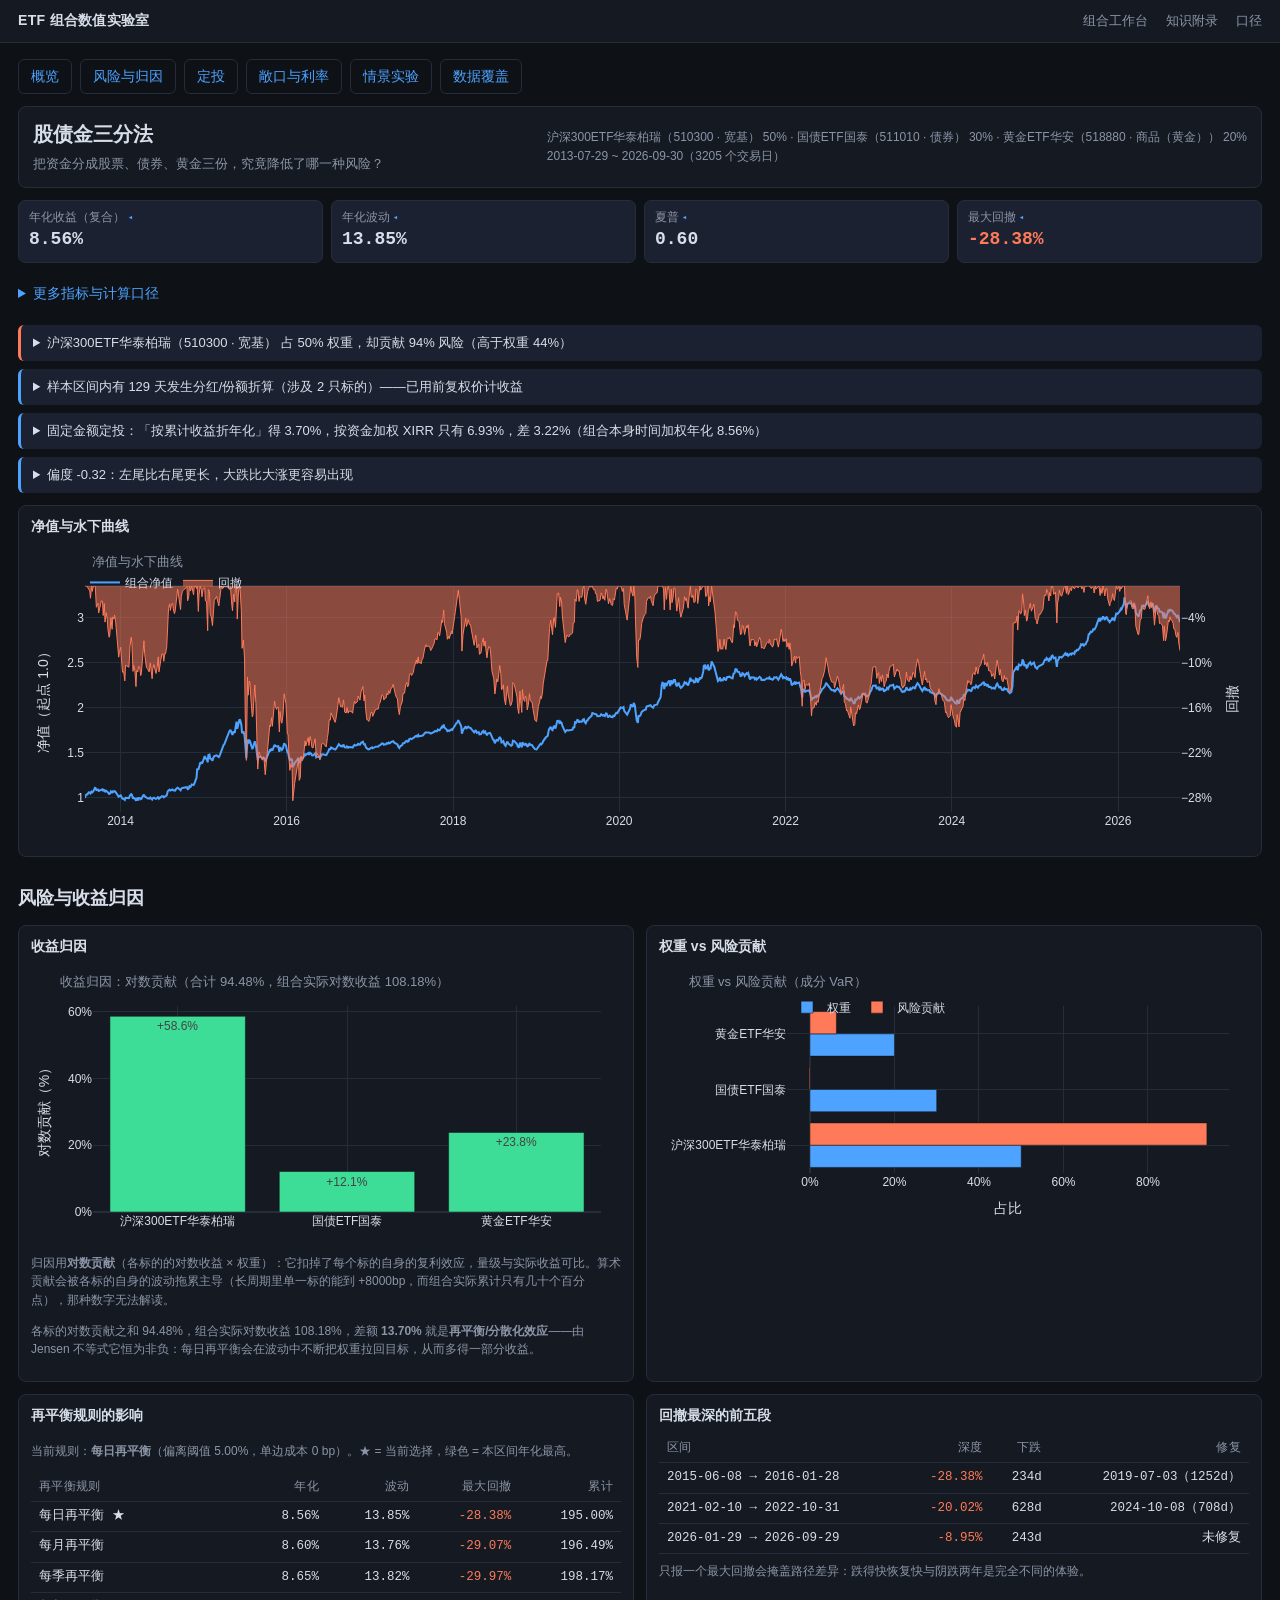
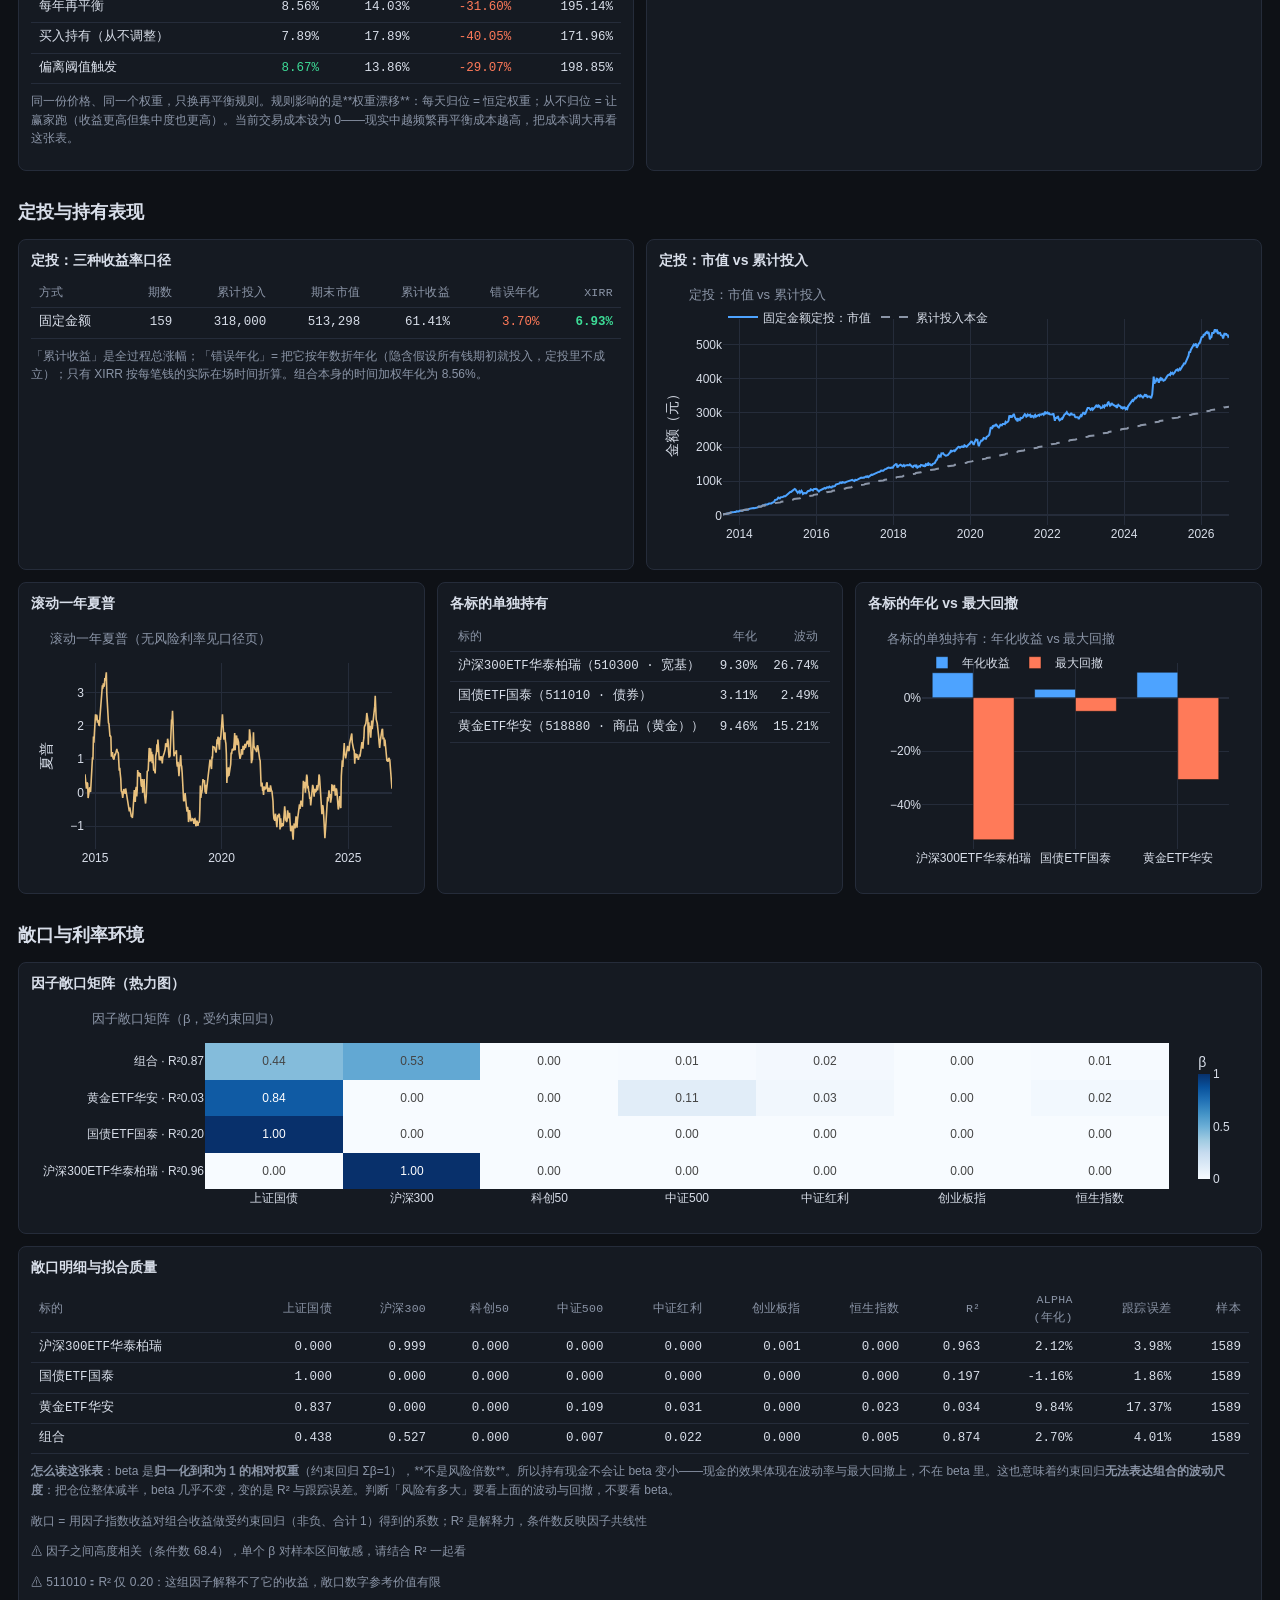
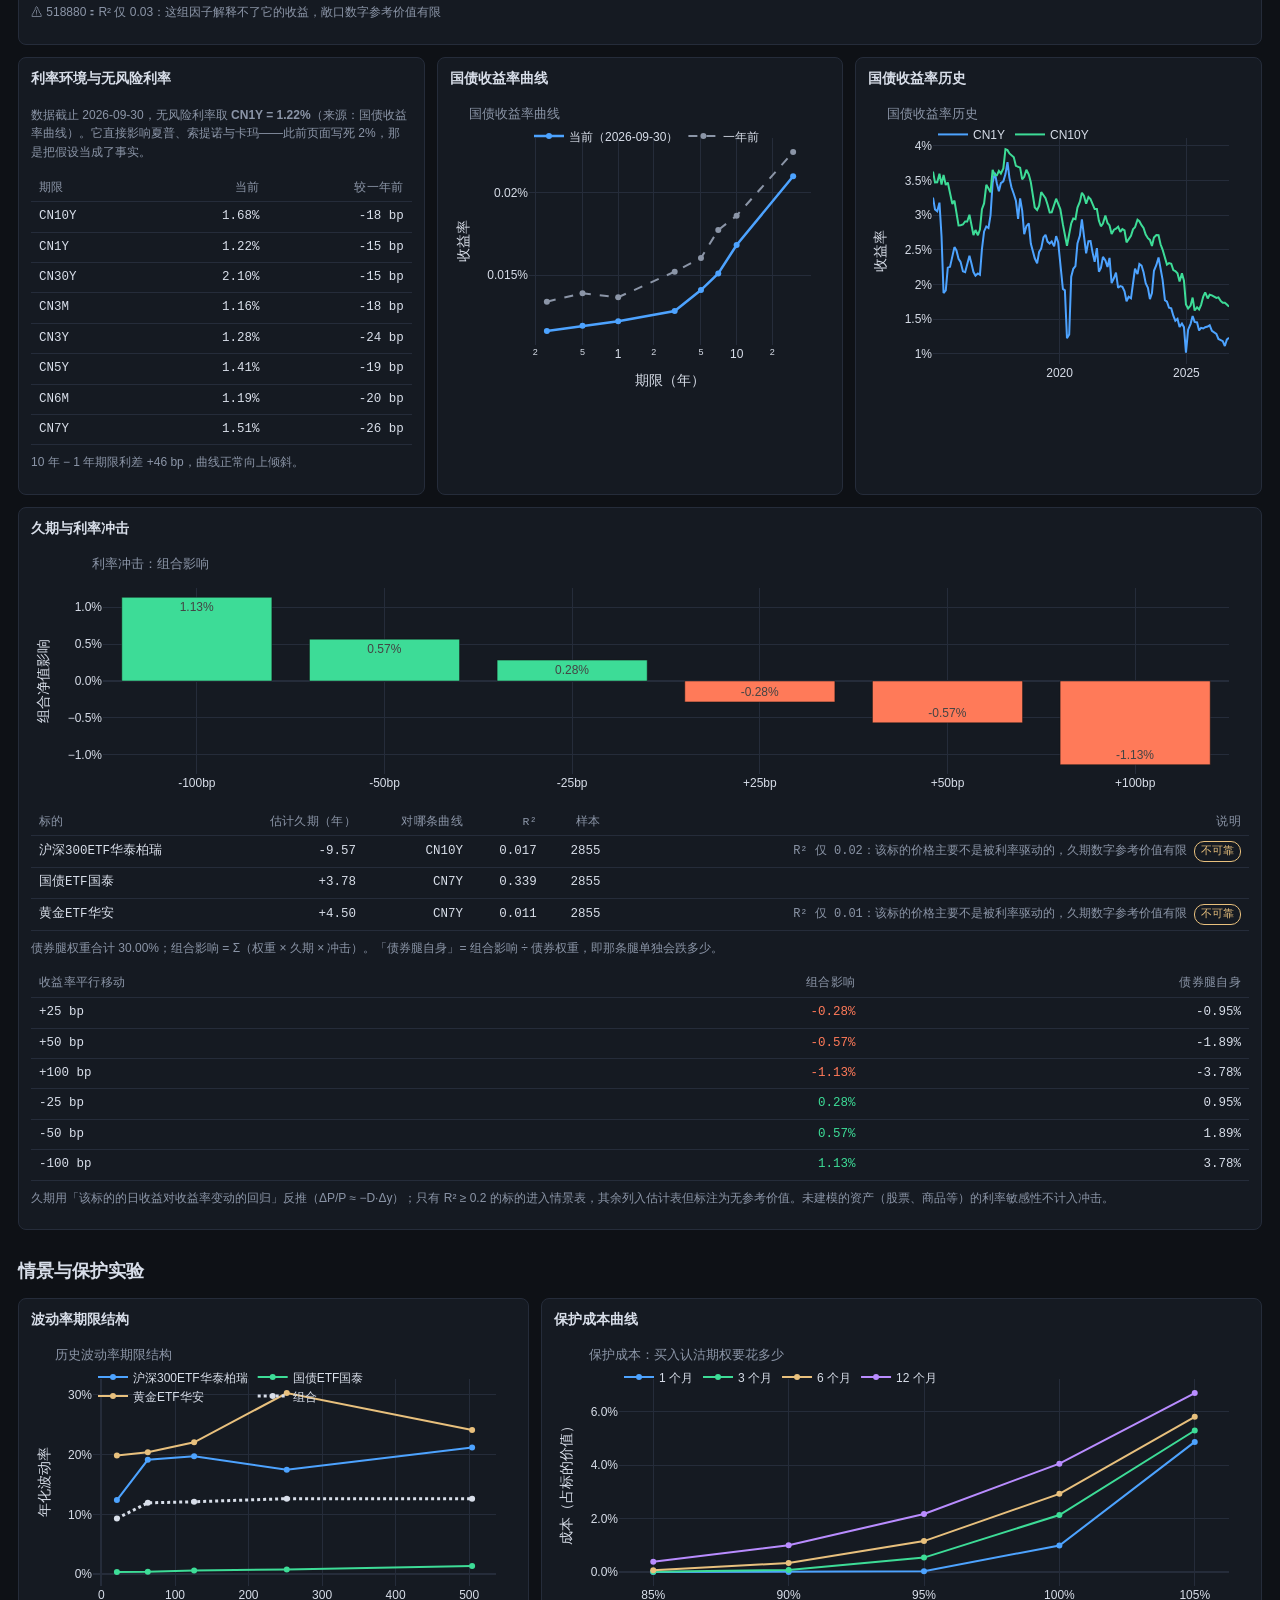
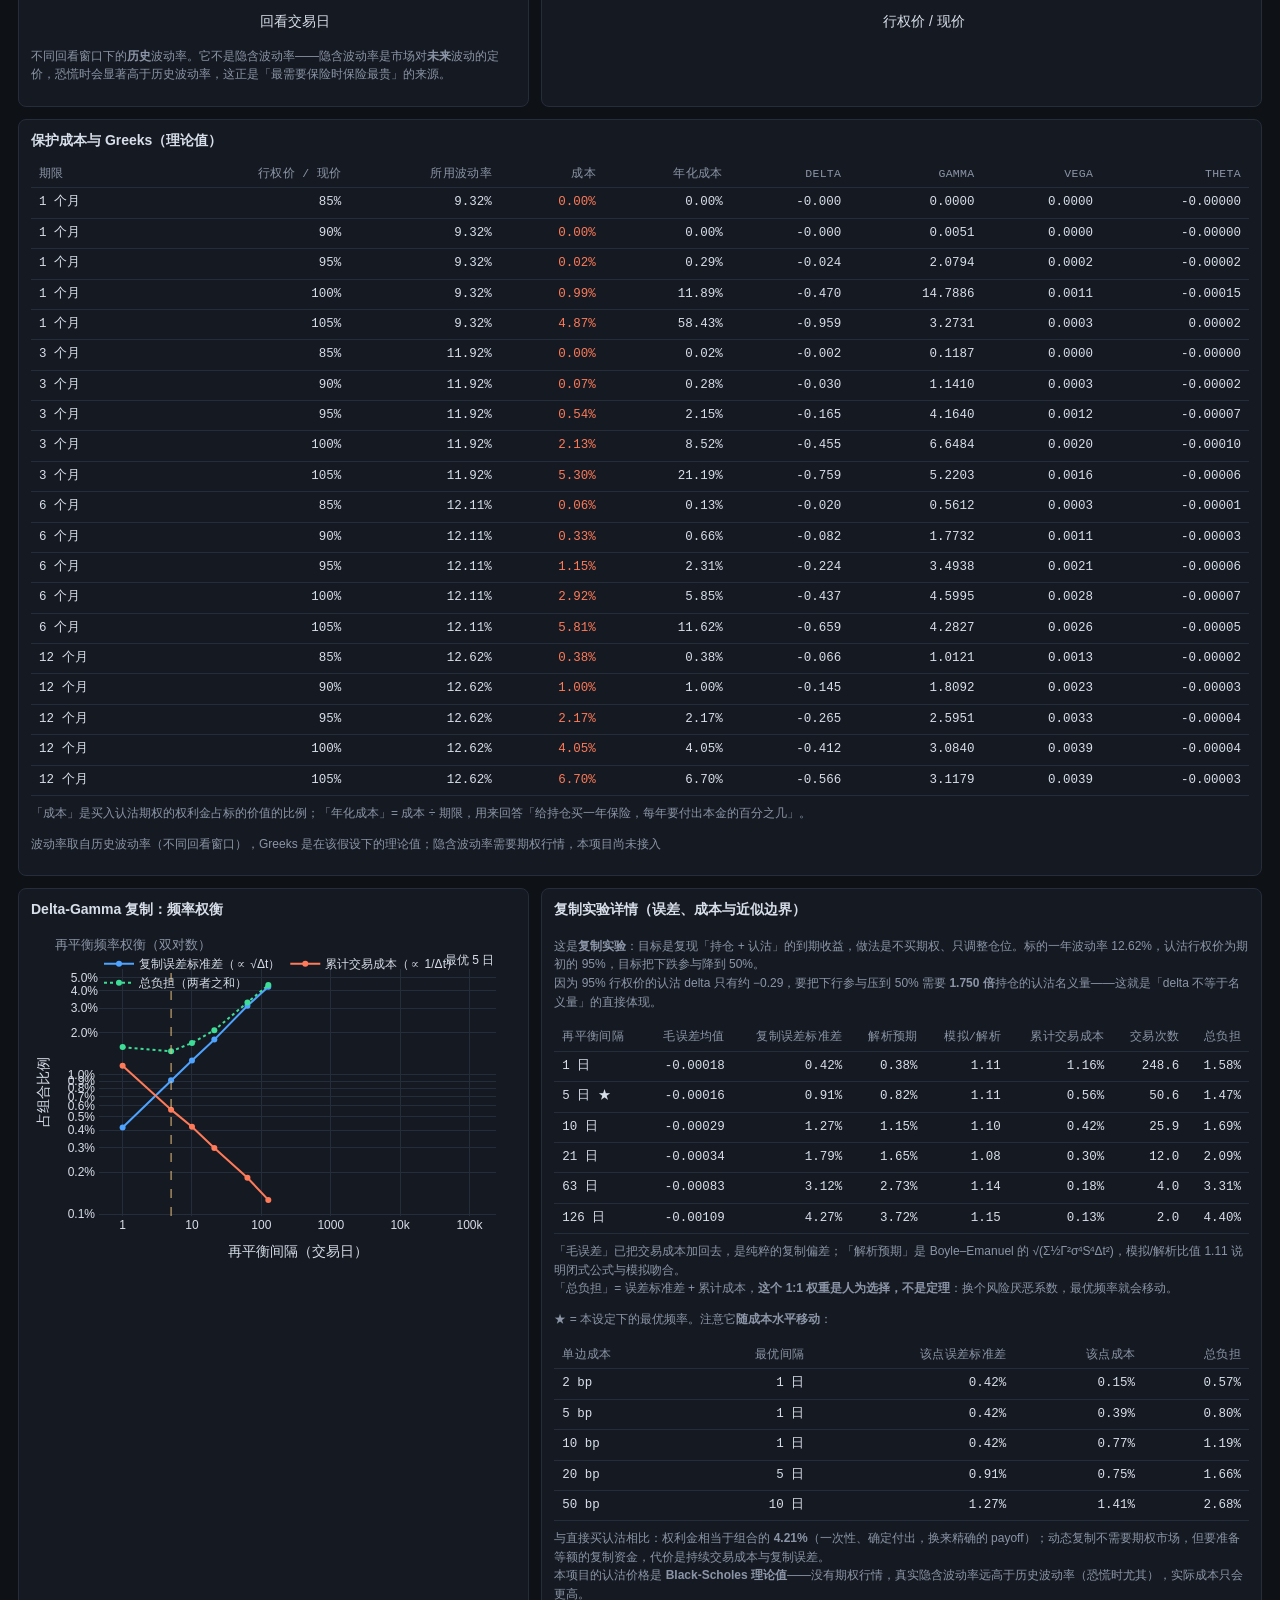
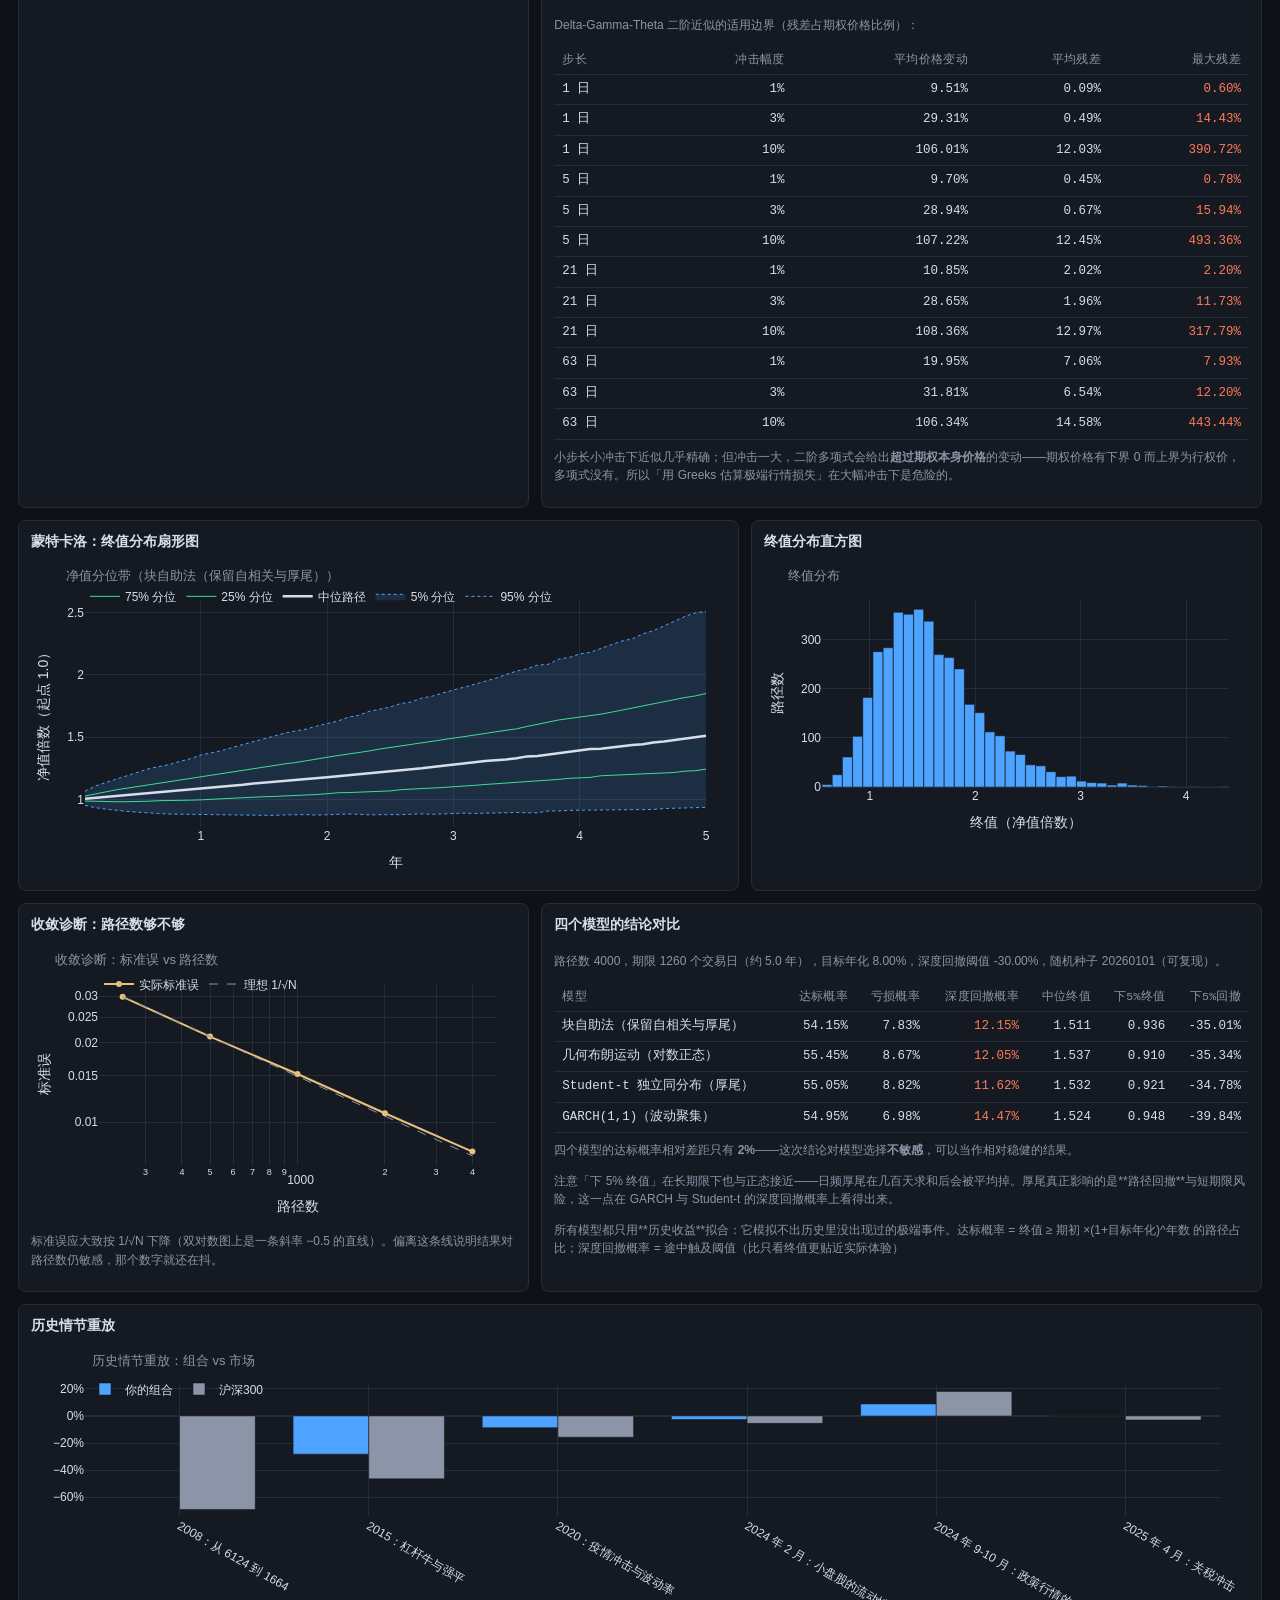
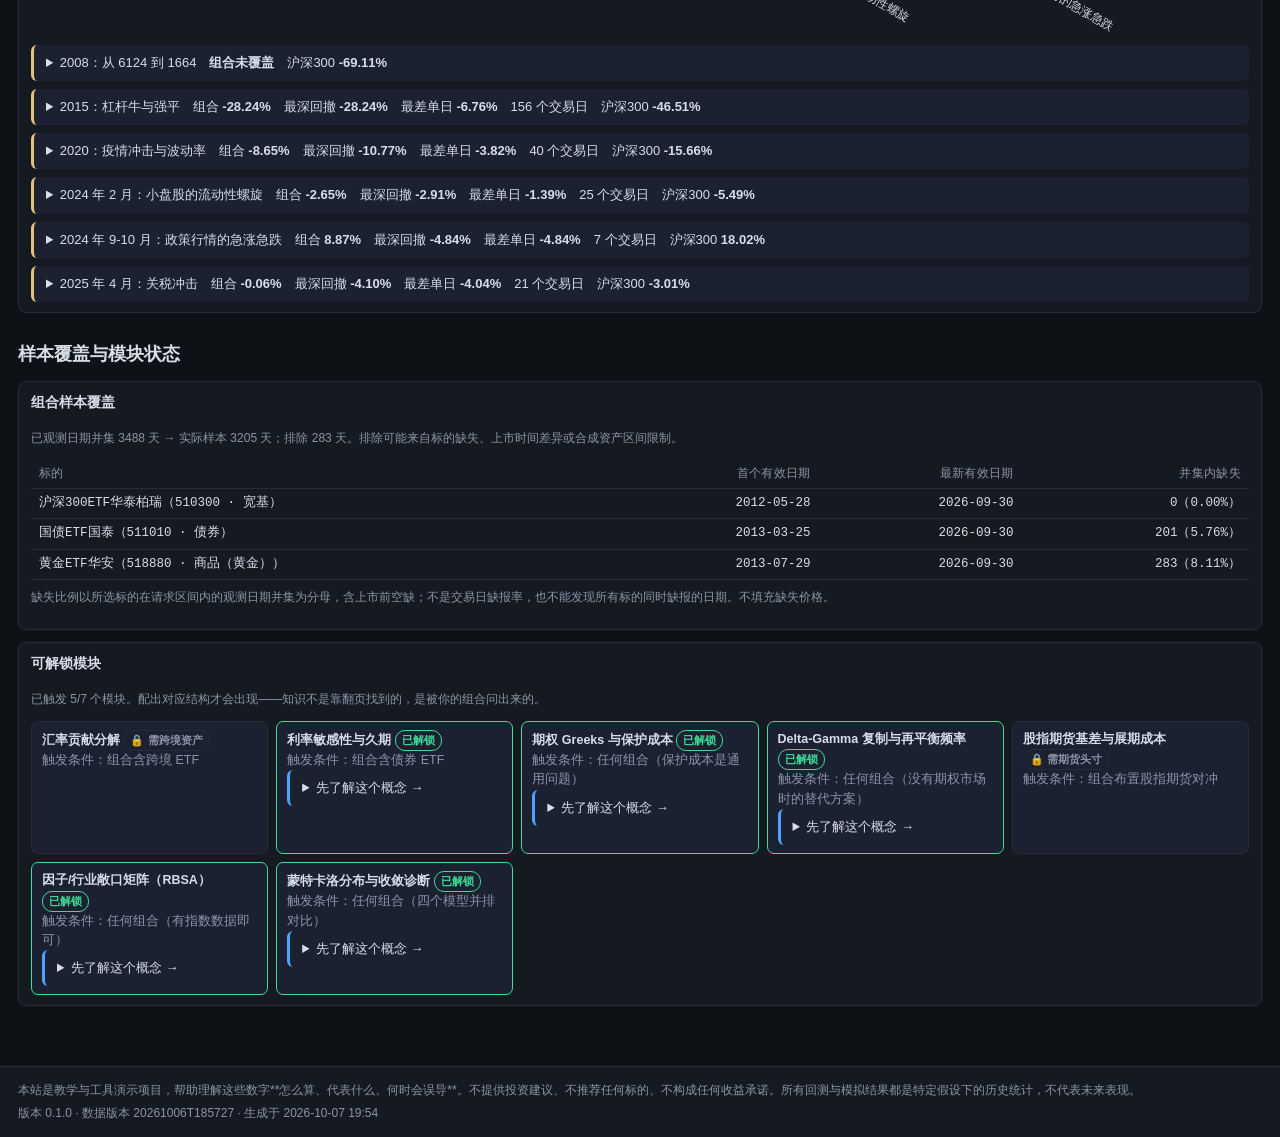
<file: docs/three_asset.html>
<!DOCTYPE html>
<html lang="zh-CN">
<head>
<meta charset="utf-8">
<meta name="viewport" content="width=device-width, initial-scale=1">
<title>股债金三分法 · ETF 组合数值实验室</title>
<link rel="stylesheet" href="assets/style.css">
<script data-plotly src="assets/plotly.min.js"></script>
</head>
<body>
<header class="site-header">
  <a class="brand" href="index.html">ETF 组合数值实验室</a>
  <nav>
    <a href="index.html">组合工作台</a>
    <a href="concepts.html">知识附录</a>
    <a href="about.html">口径</a>
  </nav>
</header>
<main>

<nav class="section-nav" aria-label="分析分区"><a href="#three_asset-overview">概览</a><a href="#three_asset-risk">风险与归因</a><a href="#three_asset-dca">定投</a><a href="#three_asset-exposure">敞口与利率</a><a href="#three_asset-simulation">情景实验</a><a href="#three_asset-coverage">数据覆盖</a></nav>
<div class="titlebar" id="three_asset-overview">
  <div>
    <h1>股债金三分法</h1>
    <div class="q">把资金分成股票、债券、黄金三份，究竟降低了哪一种风险？</div>
  </div>
  <div class="sub">沪深300ETF华泰柏瑞（510300 · 宽基） 50% · 国债ETF国泰（511010 · 债券） 30% · 黄金ETF华安（518880 · 商品（黄金）） 20%<br>2013-07-29 ~ 2026-09-30（3205 个交易日）</div>
</div>

<div class="tiles"><details class="tile"><summary><span class="label">年化收益（复合）<span class="hintmark"> ◂</span></span><span class="val">8.56%</span></summary><div class="body"><div class="card"><h3>年化收益</h3><div class="formula">（末值 / 首值）^(1/年数) - 1，年数按自然日折算</div><p><strong>说明什么：</strong>把一段不等长的历史压缩成「每年赚多少」的口径，便于横向比较。</p><p class="mislead"><strong>什么时候会骗人：</strong>它是**几何**平均，一定低于各年收益的算术平均；区间起点挪一年就可能差好几个百分点。看到年化收益时，必须先问「这是哪一段」。</p></div></div></details><details class="tile"><summary><span class="label">年化波动<span class="hintmark"> ◂</span></span><span class="val">13.85%</span></summary><div class="body"><div class="card"><h3>年化波动率</h3><div class="formula">日收益标准差 × √252</div><p><strong>说明什么：</strong>衡量收益围绕均值摆动的幅度，是大多数风险指标的分母。</p><p class="mislead"><strong>什么时候会骗人：</strong>它把上涨和下跌同等对待。对持续买入的定投来说，下跌其实是「打折」，所以单看波动率会高估定投的痛苦程度。</p></div></div></details><details class="tile"><summary><span class="label">夏普<span class="hintmark"> ◂</span></span><span class="val">0.60</span></summary><div class="body"><div class="card"><h3>夏普比率</h3><div class="formula">（年化收益 - 无风险利率）/ 年化波动率</div><p><strong>说明什么：</strong>每承担一单位波动能换来多少超额收益。</p><p class="mislead"><strong>什么时候会骗人：</strong>分子分母都依赖「无风险利率取多少」。用 1 年期国债和用 3 个月 Shibor，同一组合的夏普可能差出可观幅度；而且它假定收益近似正态，对尖峰厚尾的 A 股并不成立。</p></div></div></details><details class="tile"><summary><span class="label">最大回撤<span class="hintmark"> ◂</span></span><span class="val warn-val">-28.38%</span></summary><div class="body"><div class="card"><h3>最大回撤</h3><div class="formula">min（净值 / 历史最高净值 - 1）</div><p><strong>说明什么：</strong>历史上最难受的一段：从高点到低点亏了多少，以及多久没回本。</p><p class="mislead"><strong>什么时候会骗人：</strong>它是**单一历史路径上的极值**，对区间极度敏感。只报一个数字不够，至少要同时给出回撤最深的前几段与修复天数。</p></div></div></details></div><details class="more-metrics"><summary>更多指标与计算口径</summary><div class="tiles"><details class="tile"><summary><span class="label">算术平均年化<span class="hintmark"> ◂</span></span><span class="val">9.47%</span></summary><div class="body"><div class="card"><h3>算术平均年化 vs 复合年化（CAGR）</h3><div class="formula">算术年化 = 日收益均值 × 252；复合年化 = (末值/首值)^(1/年数) − 1</div><p><strong>说明什么：</strong>两者之差就是**波动拖累**，近似等于 σ²/2。波动越大，差距越大。</p><p class="mislead"><strong>什么时候会骗人：</strong>「平均年化收益」在各种宣传里通常指**算术平均**，它总是高于你实际拿到的复合收益。用 20% 波动率算，光这一项每年就能凭空多出约 2 个百分点——拿它去估算长期复利会系统性高估。</p></div></div></details><details class="tile"><summary><span class="label">波动拖累<span class="hintmark"> ◂</span></span><span class="val warn-val">0.59%</span></summary><div class="body"><div class="card"><h3>算术平均年化 vs 复合年化（CAGR）</h3><div class="formula">算术年化 = 日收益均值 × 252；复合年化 = (末值/首值)^(1/年数) − 1</div><p><strong>说明什么：</strong>两者之差就是**波动拖累**，近似等于 σ²/2。波动越大，差距越大。</p><p class="mislead"><strong>什么时候会骗人：</strong>「平均年化收益」在各种宣传里通常指**算术平均**，它总是高于你实际拿到的复合收益。用 20% 波动率算，光这一项每年就能凭空多出约 2 个百分点——拿它去估算长期复利会系统性高估。</p></div></div></details><details class="tile"><summary><span class="label">索提诺<span class="hintmark"> ◂</span></span><span class="val">0.59</span></summary><div class="body"><div class="card"><h3>索提诺比率</h3><div class="formula">（年化收益 - 无风险利率）/ 下行波动率</div><p><strong>说明什么：</strong>只用下跌方向的波动作为风险，更贴近「我讨厌亏钱」的直觉。</p><p class="mislead"><strong>什么时候会骗人：</strong>样本里下跌日很少时分母接近 0，数值会极度放大；所以必须同时看样本量和下行天数。</p></div></div></details><details class="tile"><summary><span class="label">卡玛<span class="hintmark"> ◂</span></span><span class="val">0.30</span></summary><div class="body"><div class="card"><h3>卡玛比率</h3><div class="formula">年化收益 / |最大回撤|</div><p><strong>说明什么：</strong>每承受一个单位的最大回撤能换到多少年化收益。</p><p class="mislead"><strong>什么时候会骗人：</strong>分母是历史极值，所以它同样继承了最大回撤的全部敏感性——换一段区间，排名可能反转。</p></div></div></details><details class="tile"><summary><span class="label">VaR 95% 历史<span class="hintmark"> ◂</span></span><span class="val">1.19%</span></summary><div class="body"><div class="card"><h3>VaR（风险价值）</h3><div class="formula">历史法：收益分布的 5% 分位；参数法：μ + σ·z</div><p><strong>说明什么：</strong>在给定置信水平下，单个周期内「通常不会超过」的损失。</p><p class="mislead"><strong>什么时候会骗人：</strong>它只描述分位点，**不告诉你超过之后会亏多少**；历史法在样本不足时低估尾部，参数法在厚尾数据上系统性低估。所以本项目总是把两种口径并排展示。</p></div></div></details><details class="tile"><summary><span class="label">VaR 95% 参数<span class="hintmark"> ◂</span></span><span class="val">1.40%</span></summary><div class="body"><div class="card"><h3>VaR（风险价值）</h3><div class="formula">历史法：收益分布的 5% 分位；参数法：μ + σ·z</div><p><strong>说明什么：</strong>在给定置信水平下，单个周期内「通常不会超过」的损失。</p><p class="mislead"><strong>什么时候会骗人：</strong>它只描述分位点，**不告诉你超过之后会亏多少**；历史法在样本不足时低估尾部，参数法在厚尾数据上系统性低估。所以本项目总是把两种口径并排展示。</p></div></div></details><details class="tile"><summary><span class="label">CVaR 95%<span class="hintmark"> ◂</span></span><span class="val">2.04%</span></summary><div class="body"><div class="card"><h3>CVaR（条件风险价值）</h3><div class="formula">收益落在 VaR 之外那部分的平均损失</div><p><strong>说明什么：</strong>回答了 VaR 没回答的问题：真的跌破了，平均会亏多少。</p><p class="mislead"><strong>什么时候会骗人：</strong>它依赖尾部样本数量。若历史上只出现过两三次极端下跌，这个数字本身就极不稳定。</p></div></div></details><div class="tile static"><span class="label">偏度</span><span class="val">-0.318</span></div><div class="tile static"><span class="label">超额峰度</span><span class="val">9.041</span></div><div class="tile static"><span class="label">样本交易日</span><span class="val">3204</span></div><details class="tile"><summary><span class="label">无风险利率<span class="hintmark"> ◂</span></span><span class="val">1.22%</span></summary><div class="body"><div class="card"><h3>夏普比率</h3><div class="formula">（年化收益 - 无风险利率）/ 年化波动率</div><p><strong>说明什么：</strong>每承担一单位波动能换来多少超额收益。</p><p class="mislead"><strong>什么时候会骗人：</strong>分子分母都依赖「无风险利率取多少」。用 1 年期国债和用 3 个月 Shibor，同一组合的夏普可能差出可观幅度；而且它假定收益近似正态，对尖峰厚尾的 A 股并不成立。</p></div></div></details><details class="tile"><summary><span class="label">组合折溢价<span class="hintmark"> ◂</span></span><span class="val">0.03%</span></summary><div class="body"><div class="card"><h3>折溢价率</h3><div class="formula">折溢价率 = 二级市场收盘价 / 基金单位净值 − 1</div><p><strong>说明什么：</strong>ETF 像股票一样在二级市场交易，价格可以高于（溢价）或低于（折价）它真实的净值。</p><p class="mislead"><strong>什么时候会骗人：</strong>溢价买入等于多付钱：标的指数不涨不跌，溢价回落到正常水平就是一笔纯亏损。跨境 ETF 在额度紧张时溢价会明显放大。**但跨境品种要特别小心**：QDII 净值披露有滞后，它反映的是上一交易日境外市场收盘，所以算出来的「溢价」里有一部分是时滞造成的假象——不能直接当成你多付了那么多钱。</p></div></div></details><details class="tile"><summary><span class="label">时间加权年化<span class="hintmark"> ◂</span></span><span class="val">8.56%</span></summary><div class="body"><div class="card"><h3>XIRR（资金加权年化）</h3><div class="formula">令 Σ 现金流 / (1+r)^(实际天数/365) = 0 的 r</div><p><strong>说明什么：</strong>把定投每一笔钱的**实际在场时间**考虑进去后的真实年化收益。</p><p class="mislead"><strong>什么时候会骗人：</strong>很多人用「总收益 ÷ 总投入」当年化，这会系统性高估（后期投入的钱几乎没参与上涨却摊薄了分母）。同一段行情，两种算法能差出十几个百分点——这是本站最想让大家看清的一件事。</p></div></div></details></div></details>
<div class="overview-insights"><div class="insights"><details class="insight warn"><summary>沪深300ETF华泰柏瑞（510300 · 宽基） 占 50% 权重，却贡献 94% 风险（高于权重 44%）</summary><div class="body"><div class="card"><h3>风险贡献（成分 VaR）</h3><div class="formula">贡献_i = w_i × (Σw)_i / σ_p × z，各项之和 = 组合 VaR</div><p><strong>说明什么：</strong>把组合风险拆到每个标的上，看谁在真正制造波动——它常常和权重排序不一样。</p><p class="mislead"><strong>什么时候会骗人：</strong>它用的是协方差矩阵，对尾部事件的刻画是正态近似的；某个标的平时波动小但危机时与其它标的一起跳，它的风险贡献会被低估。</p></div><table><tbody><tr><td>symbol</td><td>510300</td></tr><tr><td>weight</td><td>0.5000</td></tr><tr><td>risk_share</td><td>0.9394</td></tr><tr><td>gap</td><td>0.4394</td></tr></tbody></table></div></details><details class="insight info"><summary>样本区间内有 129 天发生分红/份额折算（涉及 2 只标的）——已用前复权价计收益</summary><div class="body"><div class="card"><h3>为什么必须用前复权价</h3><div class="formula">前复权价 = 原始价 × 累计复权因子（越早的日期因子越小）</div><p><strong>说明什么：</strong>把历史价格按分红除权调整到与今天可比的口径，这样算出来的收益才包含分红。</p><p class="mislead"><strong>什么时候会骗人：</strong>用未复权价计算，会把每次分红除权当成本金亏损，长期下来会**低估**收益。本项目同时落库两种价格与复权因子，任何结论都能回溯口径。</p></div><table><tbody><tr><td>days</td><td>129</td></tr><tr><td>symbols</td><td>[&#x27;510300&#x27;, &#x27;511010&#x27;]</td></tr></tbody></table></div></details><details class="insight info"><summary>固定金额定投：「按累计收益折年化」得 3.70%，按资金加权 XIRR 只有 6.93%，差 3.22%（组合本身时间加权年化 8.56%）</summary><div class="body"><div class="card"><h3>XIRR（资金加权年化）</h3><div class="formula">令 Σ 现金流 / (1+r)^(实际天数/365) = 0 的 r</div><p><strong>说明什么：</strong>把定投每一笔钱的**实际在场时间**考虑进去后的真实年化收益。</p><p class="mislead"><strong>什么时候会骗人：</strong>很多人用「总收益 ÷ 总投入」当年化，这会系统性高估（后期投入的钱几乎没参与上涨却摊薄了分母）。同一段行情，两种算法能差出十几个百分点——这是本站最想让大家看清的一件事。</p></div><table><tbody><tr><td>mode</td><td>fixed</td></tr><tr><td>naive</td><td>0.0370</td></tr><tr><td>xirr</td><td>0.0693</td></tr><tr><td>gap</td><td>0.0322</td></tr><tr><td>time_weighted</td><td>0.0856</td></tr></tbody></table></div></details><details class="insight info"><summary>偏度 -0.32：左尾比右尾更长，大跌比大涨更容易出现</summary><div class="body"><div class="card"><h3>CVaR（条件风险价值）</h3><div class="formula">收益落在 VaR 之外那部分的平均损失</div><p><strong>说明什么：</strong>回答了 VaR 没回答的问题：真的跌破了，平均会亏多少。</p><p class="mislead"><strong>什么时候会骗人：</strong>它依赖尾部样本数量。若历史上只出现过两三次极端下跌，这个数字本身就极不稳定。</p></div><table><tbody><tr><td>skewness</td><td>-0.3179</td></tr></tbody></table></div></details></div></div>
<div class="chart-status" data-chart-key="three_asset" role="status" aria-live="polite" hidden></div>

<div class="grid" style="margin-top:12px">
  <section class="panel span-12"><header><h2>净值与水下曲线</h2></header><div><div id="three_asset-fig-nav" style="width:100%"></div></div></section>
  <h2 class="section-heading span-12" id="three_asset-risk">风险与收益归因</h2>
  <section class="panel span-6"><header><h2>收益归因</h2></header><div><div id="three_asset-fig-return_contribution" style="width:100%"></div><p class='note'>归因用<b>对数贡献</b>（各标的的对数收益 × 权重）：它扣掉了每个标的自身的复利效应，量级与实际收益可比。算术贡献会被各标的自身的波动拖累主导（长周期里单一标的能到 +8000bp，而组合实际累计只有几十个百分点），那种数字无法解读。</p><p class='note'>各标的对数贡献之和 94.48%，组合实际对数收益 108.18%，差额 <b>13.70%</b> 就是<b>再平衡/分散化效应</b>——由 Jensen 不等式它恒为非负：每日再平衡会在波动中不断把权重拉回目标，从而多得一部分收益。</p></div></section>
  <section class="panel span-6"><header><h2>权重 vs 风险贡献</h2></header><div><div id="three_asset-fig-risk_vs_weight" style="width:100%"></div></div></section>
  <section class="panel span-6"><header><h2>再平衡规则的影响</h2></header><div><p class="note">当前规则：<b>每日再平衡</b>（偏离阈值 5.00%，单边成本 0 bp）。★ = 当前选择，绿色 = 本区间年化最高。</p><table><thead><tr><th>再平衡规则</th><th>年化</th><th>波动</th><th>最大回撤</th><th>累计</th></tr></thead><tbody><tr><td>每日再平衡 ★</td><td class="">8.56%</td><td>13.85%</td><td class="warn">-28.38%</td><td>195.00%</td></tr><tr><td>每月再平衡</td><td class="">8.60%</td><td>13.76%</td><td class="warn">-29.07%</td><td>196.49%</td></tr><tr><td>每季再平衡</td><td class="">8.65%</td><td>13.82%</td><td class="warn">-29.97%</td><td>198.17%</td></tr><tr><td>每年再平衡</td><td class="">8.56%</td><td>14.03%</td><td class="warn">-31.60%</td><td>195.14%</td></tr><tr><td>买入持有（从不调整）</td><td class="">7.89%</td><td>17.89%</td><td class="warn">-40.05%</td><td>171.96%</td></tr><tr><td>偏离阈值触发</td><td class="ok">8.67%</td><td>13.86%</td><td class="warn">-29.07%</td><td>198.85%</td></tr></tbody></table><p class="note">同一份价格、同一个权重，只换再平衡规则。规则影响的是**权重漂移**：每天归位 = 恒定权重；从不归位 = 让赢家跑（收益更高但集中度也更高）。当前交易成本设为 0——现实中越频繁再平衡成本越高，把成本调大再看这张表。</p></div></section>
  <section class="panel span-6"><header><h2>回撤最深的前五段</h2></header><div><table><thead><tr><th>区间</th><th>深度</th><th>下跌</th><th>修复</th></tr></thead><tbody><tr><td>2015-06-08 → 2016-01-28</td><td class='warn'>-28.38%</td><td>234d</td><td>2019-07-03（1252d）</td></tr><tr><td>2021-02-10 → 2022-10-31</td><td class='warn'>-20.02%</td><td>628d</td><td>2024-10-08（708d）</td></tr><tr><td>2026-01-29 → 2026-09-29</td><td class='warn'>-8.95%</td><td>243d</td><td>未修复</td></tr></tbody></table><p class='note'>只报一个最大回撤会掩盖路径差异：跌得快恢复快与阴跌两年是完全不同的体验。</p></div></section>
  <h2 class="section-heading span-12" id="three_asset-dca">定投与持有表现</h2>
  <section class="panel span-6"><header><h2>定投：三种收益率口径</h2></header><div><table><thead><tr><th>方式</th><th>期数</th><th>累计投入</th><th>期末市值</th><th>累计收益</th><th>错误年化</th><th>XIRR</th></tr></thead><tbody><tr><td>固定金额</td><td>159</td><td>318,000</td><td>513,298</td><td>61.41%</td><td class='warn'>3.70%</td><td class='ok'><strong>6.93%</strong></td></tr></tbody></table><p class='note'>「累计收益」是全过程总涨幅；「错误年化」= 把它按年数折年化（隐含假设所有钱期初就投入，定投里不成立）；只有 XIRR 按每笔钱的实际在场时间折算。组合本身的时间加权年化为 8.56%。</p></div></section>
  <section class="panel span-6"><header><h2>定投：市值 vs 累计投入</h2></header><div><div id="three_asset-fig-dca" style="width:100%"></div></div></section>
  <section class="panel span-4"><header><h2>滚动一年夏普</h2></header><div><div id="three_asset-fig-rolling_sharpe" style="width:100%"></div></div></section>
  <section class="panel span-4"><header><h2>各标的单独持有</h2></header><div><table><thead><tr><th>标的</th><th>年化</th><th>波动</th><th>最大回撤</th></tr></thead><tbody><tr><td>沪深300ETF华泰柏瑞（510300 · 宽基）</td><td>9.30%</td><td>26.74%</td><td class='warn'>-52.97%</td></tr><tr><td>国债ETF国泰（511010 · 债券）</td><td>3.11%</td><td>2.49%</td><td class='warn'>-5.09%</td></tr><tr><td>黄金ETF华安（518880 · 商品（黄金））</td><td>9.46%</td><td>15.21%</td><td class='warn'>-30.52%</td></tr></tbody></table></div></section>
  <section class="panel span-4"><header><h2>各标的年化 vs 最大回撤</h2></header><div><div id="three_asset-fig-per_asset" style="width:100%"></div></div></section>
  <h2 class="section-heading span-12" id="three_asset-exposure">敞口与利率环境</h2>
  <section class="panel span-12"><header><h2>因子敞口矩阵（热力图）</h2></header><div><div id="three_asset-fig-exposure_heatmap" style="width:100%"></div></div></section>
  <section class="panel span-12"><header><h2>敞口明细与拟合质量</h2></header><div><table><thead><tr><th>标的</th><th>上证国债</th><th>沪深300</th><th>科创50</th><th>中证500</th><th>中证红利</th><th>创业板指</th><th>恒生指数</th><th>R²</th><th>Alpha<br>(年化)</th><th>跟踪误差</th><th>样本</th></tr></thead><tbody><tr><td>沪深300ETF华泰柏瑞</td><td>0.000</td><td>0.999</td><td>0.000</td><td>0.000</td><td>0.000</td><td>0.001</td><td>0.000</td><td>0.963</td><td>2.12%</td><td>3.98%</td><td>1589</td></tr><tr><td>国债ETF国泰</td><td>1.000</td><td>0.000</td><td>0.000</td><td>0.000</td><td>0.000</td><td>0.000</td><td>0.000</td><td>0.197</td><td>-1.16%</td><td>1.86%</td><td>1589</td></tr><tr><td>黄金ETF华安</td><td>0.837</td><td>0.000</td><td>0.000</td><td>0.109</td><td>0.031</td><td>0.000</td><td>0.023</td><td>0.034</td><td>9.84%</td><td>17.37%</td><td>1589</td></tr><tr><td>组合</td><td>0.438</td><td>0.527</td><td>0.000</td><td>0.007</td><td>0.022</td><td>0.000</td><td>0.005</td><td>0.874</td><td>2.70%</td><td>4.01%</td><td>1589</td></tr></tbody></table><p class='note'><b>怎么读这张表</b>：beta 是<b>归一化到和为 1 的相对权重</b>（约束回归 Σβ=1），**不是风险倍数**。所以持有现金不会让 beta 变小——现金的效果体现在波动率与最大回撤上，不在 beta 里。这也意味着约束回归<b>无法表达组合的波动尺度</b>：把仓位整体减半，beta 几乎不变，变的是 R² 与跟踪误差。判断「风险有多大」要看上面的波动与回撤，不要看 beta。</p><p class='note'>敞口 = 用因子指数收益对组合收益做受约束回归（非负、合计 1）得到的系数；R² 是解释力，条件数反映因子共线性</p><p class="note warn-text">⚠ 因子之间高度相关（条件数 68.4），单个 β 对样本区间敏感，请结合 R² 一起看</p><p class="note warn-text">⚠ 511010：R² 仅 0.20：这组因子解释不了它的收益，敞口数字参考价值有限</p><p class="note warn-text">⚠ 518880：R² 仅 0.03：这组因子解释不了它的收益，敞口数字参考价值有限</p></div></section>
  <section class="panel span-4"><header><h2>利率环境与无风险利率</h2></header><div><p class="note">数据截止 2026-09-30，无风险利率取 <b>CN1Y = 1.22%</b>（来源：国债收益率曲线）。它直接影响夏普、索提诺与卡玛——此前页面写死 2%，那是把假设当成了事实。</p><table><thead><tr><th>期限</th><th>当前</th><th>较一年前</th></tr></thead><tbody><tr><td>CN10Y</td><td>1.68%</td><td>-18 bp</td></tr><tr><td>CN1Y</td><td>1.22%</td><td>-15 bp</td></tr><tr><td>CN30Y</td><td>2.10%</td><td>-15 bp</td></tr><tr><td>CN3M</td><td>1.16%</td><td>-18 bp</td></tr><tr><td>CN3Y</td><td>1.28%</td><td>-24 bp</td></tr><tr><td>CN5Y</td><td>1.41%</td><td>-19 bp</td></tr><tr><td>CN6M</td><td>1.19%</td><td>-20 bp</td></tr><tr><td>CN7Y</td><td>1.51%</td><td>-26 bp</td></tr></tbody></table><p class="note">10 年 − 1 年期限利差 +46 bp，曲线正常向上倾斜。</p></div></section><section class="panel span-4"><header><h2>国债收益率曲线</h2></header><div><div id="three_asset-fig-yield_curve" style="width:100%"></div></div></section><section class="panel span-4"><header><h2>国债收益率历史</h2></header><div><div id="three_asset-fig-yield_history" style="width:100%"></div></div></section>
  <section class="panel span-12"><header><h2>久期与利率冲击</h2></header><div><div id="three_asset-fig-rate_scenarios" style="width:100%"></div><table><thead><tr><th>标的</th><th>估计久期（年）</th><th>对哪条曲线</th><th>R²</th><th>样本</th><th>说明</th></tr></thead><tbody><tr><td>沪深300ETF华泰柏瑞</td><td>-9.57</td><td>CN10Y</td><td>0.017</td><td>2855</td><td class="note">R² 仅 0.02：该标的价格主要不是被利率驱动的，久期数字参考价值有限 <span class='badge pending'>不可靠</span></td></tr><tr><td>国债ETF国泰</td><td>+3.78</td><td>CN7Y</td><td>0.339</td><td>2855</td><td class="note"></td></tr><tr><td>黄金ETF华安</td><td>+4.50</td><td>CN7Y</td><td>0.011</td><td>2855</td><td class="note">R² 仅 0.01：该标的价格主要不是被利率驱动的，久期数字参考价值有限 <span class='badge pending'>不可靠</span></td></tr></tbody></table><p class="note">债券腿权重合计 30.00%；组合影响 = Σ（权重 × 久期 × 冲击）。「债券腿自身」= 组合影响 ÷ 债券权重，即那条腿单独会跌多少。</p><table><thead><tr><th>收益率平行移动</th><th>组合影响</th><th>债券腿自身</th></tr></thead><tbody><tr><td>+25 bp</td><td class="warn">-0.28%</td><td>-0.95%</td></tr><tr><td>+50 bp</td><td class="warn">-0.57%</td><td>-1.89%</td></tr><tr><td>+100 bp</td><td class="warn">-1.13%</td><td>-3.78%</td></tr><tr><td>-25 bp</td><td class="ok">0.28%</td><td>0.95%</td></tr><tr><td>-50 bp</td><td class="ok">0.57%</td><td>1.89%</td></tr><tr><td>-100 bp</td><td class="ok">1.13%</td><td>3.78%</td></tr></tbody></table><p class="note">久期用「该标的的日收益对收益率变动的回归」反推（ΔP/P ≈ −D·Δy）；只有 R² ≥ 0.2 的标的进入情景表，其余列入估计表但标注为无参考价值。未建模的资产（股票、商品等）的利率敏感性不计入冲击。</p></div></section>
  <h2 class="section-heading span-12" id="three_asset-simulation">情景与保护实验</h2>
  <section class="panel span-5"><header><h2>波动率期限结构</h2></header><div><div id="three_asset-fig-vol_term_structure" style="width:100%"></div><p class='note'>不同回看窗口下的<b>历史</b>波动率。它不是隐含波动率——隐含波动率是市场对<b>未来</b>波动的定价，恐慌时会显著高于历史波动率，这正是「最需要保险时保险最贵」的来源。</p></div></section>
  <section class="panel span-7"><header><h2>保护成本曲线</h2></header><div><div id="three_asset-fig-protection_curve" style="width:100%"></div></div></section>
  <section class="panel span-12"><header><h2>保护成本与 Greeks（理论值）</h2></header><div><table><thead><tr><th>期限</th><th>行权价 / 现价</th><th>所用波动率</th><th>成本</th><th>年化成本</th><th>Delta</th><th>Gamma</th><th>Vega</th><th>Theta</th></tr></thead><tbody><tr><td>1 个月</td><td>85%</td><td>9.32%</td><td class="warn">0.00%</td><td>0.00%</td><td>-0.000</td><td>0.0000</td><td>0.0000</td><td>-0.00000</td></tr><tr><td>1 个月</td><td>90%</td><td>9.32%</td><td class="warn">0.00%</td><td>0.00%</td><td>-0.000</td><td>0.0051</td><td>0.0000</td><td>-0.00000</td></tr><tr><td>1 个月</td><td>95%</td><td>9.32%</td><td class="warn">0.02%</td><td>0.29%</td><td>-0.024</td><td>2.0794</td><td>0.0002</td><td>-0.00002</td></tr><tr><td>1 个月</td><td>100%</td><td>9.32%</td><td class="warn">0.99%</td><td>11.89%</td><td>-0.470</td><td>14.7886</td><td>0.0011</td><td>-0.00015</td></tr><tr><td>1 个月</td><td>105%</td><td>9.32%</td><td class="warn">4.87%</td><td>58.43%</td><td>-0.959</td><td>3.2731</td><td>0.0003</td><td>0.00002</td></tr><tr><td>3 个月</td><td>85%</td><td>11.92%</td><td class="warn">0.00%</td><td>0.02%</td><td>-0.002</td><td>0.1187</td><td>0.0000</td><td>-0.00000</td></tr><tr><td>3 个月</td><td>90%</td><td>11.92%</td><td class="warn">0.07%</td><td>0.28%</td><td>-0.030</td><td>1.1410</td><td>0.0003</td><td>-0.00002</td></tr><tr><td>3 个月</td><td>95%</td><td>11.92%</td><td class="warn">0.54%</td><td>2.15%</td><td>-0.165</td><td>4.1640</td><td>0.0012</td><td>-0.00007</td></tr><tr><td>3 个月</td><td>100%</td><td>11.92%</td><td class="warn">2.13%</td><td>8.52%</td><td>-0.455</td><td>6.6484</td><td>0.0020</td><td>-0.00010</td></tr><tr><td>3 个月</td><td>105%</td><td>11.92%</td><td class="warn">5.30%</td><td>21.19%</td><td>-0.759</td><td>5.2203</td><td>0.0016</td><td>-0.00006</td></tr><tr><td>6 个月</td><td>85%</td><td>12.11%</td><td class="warn">0.06%</td><td>0.13%</td><td>-0.020</td><td>0.5612</td><td>0.0003</td><td>-0.00001</td></tr><tr><td>6 个月</td><td>90%</td><td>12.11%</td><td class="warn">0.33%</td><td>0.66%</td><td>-0.082</td><td>1.7732</td><td>0.0011</td><td>-0.00003</td></tr><tr><td>6 个月</td><td>95%</td><td>12.11%</td><td class="warn">1.15%</td><td>2.31%</td><td>-0.224</td><td>3.4938</td><td>0.0021</td><td>-0.00006</td></tr><tr><td>6 个月</td><td>100%</td><td>12.11%</td><td class="warn">2.92%</td><td>5.85%</td><td>-0.437</td><td>4.5995</td><td>0.0028</td><td>-0.00007</td></tr><tr><td>6 个月</td><td>105%</td><td>12.11%</td><td class="warn">5.81%</td><td>11.62%</td><td>-0.659</td><td>4.2827</td><td>0.0026</td><td>-0.00005</td></tr><tr><td>12 个月</td><td>85%</td><td>12.62%</td><td class="warn">0.38%</td><td>0.38%</td><td>-0.066</td><td>1.0121</td><td>0.0013</td><td>-0.00002</td></tr><tr><td>12 个月</td><td>90%</td><td>12.62%</td><td class="warn">1.00%</td><td>1.00%</td><td>-0.145</td><td>1.8092</td><td>0.0023</td><td>-0.00003</td></tr><tr><td>12 个月</td><td>95%</td><td>12.62%</td><td class="warn">2.17%</td><td>2.17%</td><td>-0.265</td><td>2.5951</td><td>0.0033</td><td>-0.00004</td></tr><tr><td>12 个月</td><td>100%</td><td>12.62%</td><td class="warn">4.05%</td><td>4.05%</td><td>-0.412</td><td>3.0840</td><td>0.0039</td><td>-0.00004</td></tr><tr><td>12 个月</td><td>105%</td><td>12.62%</td><td class="warn">6.70%</td><td>6.70%</td><td>-0.566</td><td>3.1179</td><td>0.0039</td><td>-0.00003</td></tr></tbody></table><p class='note'>「成本」是买入认沽期权的权利金占标的价值的比例；「年化成本」= 成本 ÷ 期限，用来回答「给持仓买一年保险，每年要付出本金的百分之几」。</p><p class='note'>波动率取自历史波动率（不同回看窗口），Greeks 是在该假设下的理论值；隐含波动率需要期权行情，本项目尚未接入</p></div></section>
  <section class="panel span-5"><header><h2>Delta-Gamma 复制：频率权衡</h2></header><div><div id="three_asset-fig-hedge_tradeoff" style="width:100%"></div></div></section>
  <section class="panel span-7"><header><h2>复制实验详情（误差、成本与近似边界）</h2></header><div><p class='note'>这是<b>复制实验</b>：目标是复现「持仓 + 认沽」的到期收益，做法是不买期权、只调整仓位。标的一年波动率 12.62%，认沽行权价为期初的 95%，目标把下跌参与降到 50%。<br>因为 95% 行权价的认沽 delta 只有约 −0.29，要把下行参与压到 50% 需要 <b>1.750 倍</b>持仓的认沽名义量——这就是「delta 不等于名义量」的直接体现。</p><table><thead><tr><th>再平衡间隔</th><th>毛误差均值</th><th>复制误差标准差</th><th>解析预期</th><th>模拟/解析</th><th>累计交易成本</th><th>交易次数</th><th>总负担</th></tr></thead><tbody><tr><td>1 日</td><td>-0.00018</td><td>0.42%</td><td>0.38%</td><td>1.11</td><td>1.16%</td><td>248.6</td><td>1.58%</td></tr><tr><td>5 日 ★</td><td>-0.00016</td><td>0.91%</td><td>0.82%</td><td>1.11</td><td>0.56%</td><td>50.6</td><td>1.47%</td></tr><tr><td>10 日</td><td>-0.00029</td><td>1.27%</td><td>1.15%</td><td>1.10</td><td>0.42%</td><td>25.9</td><td>1.69%</td></tr><tr><td>21 日</td><td>-0.00034</td><td>1.79%</td><td>1.65%</td><td>1.08</td><td>0.30%</td><td>12.0</td><td>2.09%</td></tr><tr><td>63 日</td><td>-0.00083</td><td>3.12%</td><td>2.73%</td><td>1.14</td><td>0.18%</td><td>4.0</td><td>3.31%</td></tr><tr><td>126 日</td><td>-0.00109</td><td>4.27%</td><td>3.72%</td><td>1.15</td><td>0.13%</td><td>2.0</td><td>4.40%</td></tr></tbody></table><p class='note'>「毛误差」已把交易成本加回去，是纯粹的复制偏差；「解析预期」是 Boyle–Emanuel 的 √(Σ½Γ²σ⁴S⁴Δt²)，模拟/解析比值 1.11 说明闭式公式与模拟吻合。<br>「总负担」= 误差标准差 + 累计成本，<b>这个 1:1 权重是人为选择，不是定理</b>：换个风险厌恶系数，最优频率就会移动。</p><p class='note'>★ = 本设定下的最优频率。注意它<b>随成本水平移动</b>：</p><table><thead><tr><th>单边成本</th><th>最优间隔</th><th>该点误差标准差</th><th>该点成本</th><th>总负担</th></tr></thead><tbody><tr><td>2 bp</td><td>1 日</td><td>0.42%</td><td>0.15%</td><td>0.57%</td></tr><tr><td>5 bp</td><td>1 日</td><td>0.42%</td><td>0.39%</td><td>0.80%</td></tr><tr><td>10 bp</td><td>1 日</td><td>0.42%</td><td>0.77%</td><td>1.19%</td></tr><tr><td>20 bp</td><td>5 日</td><td>0.91%</td><td>0.75%</td><td>1.66%</td></tr><tr><td>50 bp</td><td>10 日</td><td>1.27%</td><td>1.41%</td><td>2.68%</td></tr></tbody></table><p class='note'>与直接买认沽相比：权利金相当于组合的 <b>4.21%</b>（一次性、确定付出，换来精确的 payoff）；动态复制不需要期权市场，但要准备等额的复制资金，代价是持续交易成本与复制误差。<br>本项目的认沽价格是 <b>Black-Scholes 理论值</b>——没有期权行情，真实隐含波动率远高于历史波动率（恐慌时尤其），实际成本只会更高。</p><p class='note'>Delta-Gamma-Theta 二阶近似的适用边界（残差占期权价格比例）：</p><table><thead><tr><th>步长</th><th>冲击幅度</th><th>平均价格变动</th><th>平均残差</th><th>最大残差</th></tr></thead><tbody><tr><td>1 日</td><td>1%</td><td>9.51%</td><td>0.09%</td><td class="warn">0.60%</td></tr><tr><td>1 日</td><td>3%</td><td>29.31%</td><td>0.49%</td><td class="warn">14.43%</td></tr><tr><td>1 日</td><td>10%</td><td>106.01%</td><td>12.03%</td><td class="warn">390.72%</td></tr><tr><td>5 日</td><td>1%</td><td>9.70%</td><td>0.45%</td><td class="warn">0.78%</td></tr><tr><td>5 日</td><td>3%</td><td>28.94%</td><td>0.67%</td><td class="warn">15.94%</td></tr><tr><td>5 日</td><td>10%</td><td>107.22%</td><td>12.45%</td><td class="warn">493.36%</td></tr><tr><td>21 日</td><td>1%</td><td>10.85%</td><td>2.02%</td><td class="warn">2.20%</td></tr><tr><td>21 日</td><td>3%</td><td>28.65%</td><td>1.96%</td><td class="warn">11.73%</td></tr><tr><td>21 日</td><td>10%</td><td>108.36%</td><td>12.97%</td><td class="warn">317.79%</td></tr><tr><td>63 日</td><td>1%</td><td>19.95%</td><td>7.06%</td><td class="warn">7.93%</td></tr><tr><td>63 日</td><td>3%</td><td>31.81%</td><td>6.54%</td><td class="warn">12.20%</td></tr><tr><td>63 日</td><td>10%</td><td>106.34%</td><td>14.58%</td><td class="warn">443.44%</td></tr></tbody></table><p class='note'>小步长小冲击下近似几乎精确；但冲击一大，二阶多项式会给出<b>超过期权本身价格</b>的变动——期权价格有下界 0 而上界为行权价，多项式没有。所以「用 Greeks 估算极端行情损失」在大幅冲击下是危险的。</p></div></section>
  <section class="panel span-7"><header><h2>蒙特卡洛：终值分布扇形图</h2></header><div><div id="three_asset-fig-mc_fan" style="width:100%"></div></div></section>
  <section class="panel span-5"><header><h2>终值分布直方图</h2></header><div><div id="three_asset-fig-mc_histogram" style="width:100%"></div></div></section>
  <section class="panel span-5"><header><h2>收敛诊断：路径数够不够</h2></header><div><div id="three_asset-fig-mc_convergence" style="width:100%"></div><p class='note'>标准误应大致按 1/√N 下降（双对数图上是一条斜率 −0.5 的直线）。偏离这条线说明结果对路径数仍敏感，那个数字就还在抖。</p></div></section>
  <section class="panel span-7"><header><h2>四个模型的结论对比</h2></header><div><p class="note">路径数 4000，期限 1260 个交易日（约 5.0 年），目标年化 8.00%，深度回撤阈值 -30.00%，随机种子 20260101（可复现）。</p><table><thead><tr><th>模型</th><th>达标概率</th><th>亏损概率</th><th>深度回撤概率</th><th>中位终值</th><th>下5%终值</th><th>下5%回撤</th></tr></thead><tbody><tr><td>块自助法（保留自相关与厚尾）</td><td>54.15%</td><td>7.83%</td><td class="warn">12.15%</td><td>1.511</td><td>0.936</td><td>-35.01%</td></tr><tr><td>几何布朗运动（对数正态）</td><td>55.45%</td><td>8.67%</td><td class="warn">12.05%</td><td>1.537</td><td>0.910</td><td>-35.34%</td></tr><tr><td>Student-t 独立同分布（厚尾）</td><td>55.05%</td><td>8.82%</td><td class="warn">11.62%</td><td>1.532</td><td>0.921</td><td>-34.78%</td></tr><tr><td>GARCH(1,1)（波动聚集）</td><td>54.95%</td><td>6.98%</td><td class="warn">14.47%</td><td>1.524</td><td>0.948</td><td>-39.84%</td></tr></tbody></table><p class="note">四个模型的达标概率相对差距只有 <b>2%</b>——这次结论对模型选择<b>不敏感</b>，可以当作相对稳健的结果。</p><p class='note'>注意「下 5% 终值」在长期限下也与正态接近——日频厚尾在几百天求和后会被平均掉。厚尾真正影响的是**路径回撤**与短期限风险，这一点在 GARCH 与 Student-t 的深度回撤概率上看得出来。</p><p class='note'>所有模型都只用**历史收益**拟合：它模拟不出历史里没出现过的极端事件。达标概率 = 终值 ≥ 期初 ×(1+目标年化)^年数 的路径占比；深度回撤概率 = 途中触及阈值（比只看终值更贴近实际体验）</p></div></section>
  <section class="panel span-12"><header><h2>历史情节重放</h2></header><div><div id="three_asset-fig-episodes" style="width:100%"></div><div class="insights"><details class="episode"><summary>2008：从 6124 到 1664　<b class="warn">组合未覆盖</b>　沪深300 <b>-69.11%</b></summary><div class="body"><p class="hook">如果你的持仓经历过 2008 年，你要等多久才能回本？</p><p class="note">当时的 ETF 尚未上市，只能用指数看市场背景</p><p>起点是次贷。美国房价见顶后，按揭违约上升，挂钩这些按揭的证券（MBS/CDO）价格崩塌。真正把危机放大的是杠杆与信用衍生品：机构用很低的保证金持有巨额次贷敞口，一旦价格下跌就要补保证金，被迫抛售，价格进一步下跌——这就是**去杠杆螺旋**。A 股同步下跌，沪深300 在这段区间腰斩再腰斩。</p><div style="display:grid;gap:8px;margin-top:8px"><div class="card"><h3>杠杆与强制平仓<span class="badge on">本组合可用的场内工具</span></h3><p class="story">2008 年海外机构用极低保证金持有巨额次贷敞口；A 股 2015 年用场外配资做了同一件事——机制完全一样。</p><div class="formula">维持担保比例 = 总资产 / 负债；跌破平仓线即被强制卖出</div><p><strong>说明什么：</strong>杠杆让你用更少的本金持有更多资产，放大的是**同方向的收益与亏损**。</p><p class="mislead"><strong>什么时候会骗人：</strong>杠杆不创造风险，它把风险**集中到同一个时刻释放**：价格下跌 → 补保证金 → 被迫卖出 → 价格继续下跌。所以杠杆牛市的顶部往往不是慢慢磨出来的，而是一起被平掉的。</p></div><div class="card"><h3>信用利差与 CDS<span class="badge pending">境外/银行间工具 · 不在你的可投范围</span></h3><p class="story">2008 年雷曼与花旗的 CDS 利差飙升：市场用「保费」的价格，提前给违约概率定了价。</p><div class="formula">信用利差 = 公司债收益率 − 同期限国债收益率</div><p><strong>说明什么：</strong>利差是市场对**违约概率与回收率**的定价。它比评级、比财报更早、更连续地反映市场判断。</p><p class="mislead"><strong>什么时候会骗人：</strong>利差扩大既可能是基本面恶化，也可能只是流动性紧张——两者要分开。**并且要注意**：CDS 是境外/银行间市场的信用衍生品，国内个人投资者无法直接交易；本组合可用的最接近的观察对象是债券 ETF 与国债收益率曲线，而不是 CDS 本身。</p></div><div class="card"><h3>流动性螺旋<span class="badge pending">境外/银行间工具 · 不在你的可投范围</span></h3><p class="story">2008 年雷曼倒下时，大家都想卖、没人想买；2024 年 2 月的小盘股、2015 年的强平，都是同一回事。</p><div class="formula">价格 ↓ → 被动卖出 ↑ → 价格 ↓（自我强化的反馈回路）</div><p><strong>说明什么：</strong>当卖出不再是因为「看空」、而是因为「必须卖」（补保证金、被赎回、产品敲入）时，价格会脱离基本面连续下杀。</p><p class="mislead"><strong>什么时候会骗人：</strong>这种下跌**与估值无关**，所以「跌得多了所以安全」在螺旋里会失效。它也是分散化最脆弱的时刻——平时低相关的资产会同时被卖。</p></div></div></div></details><details class="episode"><summary>2015：杠杆牛与强平　组合 <b class="warn">-28.24%</b>　最深回撤 <b>-28.24%</b>　最差单日 <b>-6.76%</b>　<span>156 个交易日</span>　沪深300 <b>-46.51%</b></summary><div class="body"><p class="hook">如果你的组合在 2015-06-12 是满仓的，接下来 7 个月会发生什么？</p><p class="note">组合全覆盖</p><p>这一轮上涨的核心燃料是场外配资与两融。指数越涨，杠杆资金越多；当价格开始下跌，触及平仓线就被强制卖出，卖压又压低价格、触发更多平仓。**杠杆不会创造风险，它只是把风险集中到同一个时刻释放**。沪深300 从高点回撤超过 40%，创业板相关指数跌幅更大。</p><div style="display:grid;gap:8px;margin-top:8px"><div class="card"><h3>杠杆与强制平仓<span class="badge on">本组合可用的场内工具</span></h3><p class="story">2008 年海外机构用极低保证金持有巨额次贷敞口；A 股 2015 年用场外配资做了同一件事——机制完全一样。</p><div class="formula">维持担保比例 = 总资产 / 负债；跌破平仓线即被强制卖出</div><p><strong>说明什么：</strong>杠杆让你用更少的本金持有更多资产，放大的是**同方向的收益与亏损**。</p><p class="mislead"><strong>什么时候会骗人：</strong>杠杆不创造风险，它把风险**集中到同一个时刻释放**：价格下跌 → 补保证金 → 被迫卖出 → 价格继续下跌。所以杠杆牛市的顶部往往不是慢慢磨出来的，而是一起被平掉的。</p></div><div class="card"><h3>流动性螺旋<span class="badge pending">境外/银行间工具 · 不在你的可投范围</span></h3><p class="story">2008 年雷曼倒下时，大家都想卖、没人想买；2024 年 2 月的小盘股、2015 年的强平，都是同一回事。</p><div class="formula">价格 ↓ → 被动卖出 ↑ → 价格 ↓（自我强化的反馈回路）</div><p><strong>说明什么：</strong>当卖出不再是因为「看空」、而是因为「必须卖」（补保证金、被赎回、产品敲入）时，价格会脱离基本面连续下杀。</p><p class="mislead"><strong>什么时候会骗人：</strong>这种下跌**与估值无关**，所以「跌得多了所以安全」在螺旋里会失效。它也是分散化最脆弱的时刻——平时低相关的资产会同时被卖。</p></div><div class="card"><h3>最大回撤</h3><div class="formula">min（净值 / 历史最高净值 - 1）</div><p><strong>说明什么：</strong>历史上最难受的一段：从高点到低点亏了多少，以及多久没回本。</p><p class="mislead"><strong>什么时候会骗人：</strong>它是**单一历史路径上的极值**，对区间极度敏感。只报一个数字不够，至少要同时给出回撤最深的前几段与修复天数。</p></div></div></div></details><details class="episode"><summary>2020：疫情冲击与波动率　组合 <b class="warn">-8.65%</b>　最深回撤 <b>-10.77%</b>　最差单日 <b>-3.82%</b>　<span>40 个交易日</span>　沪深300 <b>-15.66%</b></summary><div class="body"><p class="hook">一个月内跌掉三成的时候，期权从「贵」变成「更贵」——为什么？</p><p class="note">组合全覆盖</p><p>疫情把不确定性一次性拉满：企业现金流中断、油价暴跌、美元流动性紧张。这段时间全球**隐含波动率**急剧抬升，期权价格随之暴涨——这正是「买保险」能在危机中赚钱的原因，但代价是平时持续付出的权利金。沪深300 在一个月内快速回撤，随后又用几个月修复。</p><div style="display:grid;gap:8px;margin-top:8px"><div class="card"><h3>隐含波动率与期权价格<span class="badge on">本组合可用的场内工具</span></h3><p class="story">2020 年 3 月全球隐含波动率冲到历史极值，期权价格随之暴涨——那时候才想买保险，是最贵的时候。</p><div class="formula">期权价格 = 内在价值 + 时间价值（时间价值随隐含波动率上升而变贵）</div><p><strong>说明什么：</strong>隐含波动率是市场**对未来波动的定价**，不是历史波动的记录。买期权＝买波动率，卖期权＝卖波动率。</p><p class="mislead"><strong>什么时候会骗人：</strong>买保险看起来「最多亏权利金」，但长期持续买会不断被时间价值磨掉；危机中隐含波动率飙升让期权变贵，也就是说**你在最需要它的时候买最贵**。反过来，卖期权在多数时候稳定收钱，却会在极端行情里一次亏光——2008 年卖波动率的机构就是这么倒下的。</p></div><div class="card"><h3>年化波动率</h3><div class="formula">日收益标准差 × √252</div><p><strong>说明什么：</strong>衡量收益围绕均值摆动的幅度，是大多数风险指标的分母。</p><p class="mislead"><strong>什么时候会骗人：</strong>它把上涨和下跌同等对待。对持续买入的定投来说，下跌其实是「打折」，所以单看波动率会高估定投的痛苦程度。</p></div><div class="card"><h3>流动性螺旋<span class="badge pending">境外/银行间工具 · 不在你的可投范围</span></h3><p class="story">2008 年雷曼倒下时，大家都想卖、没人想买；2024 年 2 月的小盘股、2015 年的强平，都是同一回事。</p><div class="formula">价格 ↓ → 被动卖出 ↑ → 价格 ↓（自我强化的反馈回路）</div><p><strong>说明什么：</strong>当卖出不再是因为「看空」、而是因为「必须卖」（补保证金、被赎回、产品敲入）时，价格会脱离基本面连续下杀。</p><p class="mislead"><strong>什么时候会骗人：</strong>这种下跌**与估值无关**，所以「跌得多了所以安全」在螺旋里会失效。它也是分散化最脆弱的时刻——平时低相关的资产会同时被卖。</p></div></div></div></details><details class="episode"><summary>2024 年 2 月：小盘股的流动性螺旋　组合 <b class="warn">-2.65%</b>　最深回撤 <b>-2.91%</b>　最差单日 <b>-1.39%</b>　<span>25 个交易日</span>　沪深300 <b>-5.49%</b></summary><div class="body"><p class="hook">同样的市场，为什么你的宽基组合只跌一点，小盘指数却在几天内崩掉？</p><p class="note">组合全覆盖</p><p>挂钩小盘指数的雪球产品集中敲入、量化策略在极窄的股票池里同向交易、叠加流动性收缩，形成了一次典型的**流动性螺旋**：越跌越要卖，越卖越跌，而接盘的人消失。这段行情最能说明「指数跌了多少」这件事对**不同市值、不同结构**的资产完全不一样。</p><div style="display:grid;gap:8px;margin-top:8px"><div class="card"><h3>流动性螺旋<span class="badge pending">境外/银行间工具 · 不在你的可投范围</span></h3><p class="story">2008 年雷曼倒下时，大家都想卖、没人想买；2024 年 2 月的小盘股、2015 年的强平，都是同一回事。</p><div class="formula">价格 ↓ → 被动卖出 ↑ → 价格 ↓（自我强化的反馈回路）</div><p><strong>说明什么：</strong>当卖出不再是因为「看空」、而是因为「必须卖」（补保证金、被赎回、产品敲入）时，价格会脱离基本面连续下杀。</p><p class="mislead"><strong>什么时候会骗人：</strong>这种下跌**与估值无关**，所以「跌得多了所以安全」在螺旋里会失效。它也是分散化最脆弱的时刻——平时低相关的资产会同时被卖。</p></div><div class="card"><h3>最大回撤</h3><div class="formula">min（净值 / 历史最高净值 - 1）</div><p><strong>说明什么：</strong>历史上最难受的一段：从高点到低点亏了多少，以及多久没回本。</p><p class="mislead"><strong>什么时候会骗人：</strong>它是**单一历史路径上的极值**，对区间极度敏感。只报一个数字不够，至少要同时给出回撤最深的前几段与修复天数。</p></div><div class="card"><h3>相关系数</h3><div class="formula">ρ = cov(X, Y) / (σ_X · σ_Y)</div><p><strong>说明什么：</strong>两个标的同涨同跌的程度，是「分散化」这套说法的地基。</p><p class="mislead"><strong>什么时候会骗人：</strong>三个陷阱：① 相关性不是恒定的，危机时会上升；② 低相关不等于好，一个长期下跌的资产也可能低相关；③ 短样本（不足约 250 个交易日）估出来的相关性极不稳定。</p></div></div></div></details><details class="episode"><summary>2024 年 9-10 月：政策行情的急涨急跌　组合 <b class="ok">8.87%</b>　最深回撤 <b>-4.84%</b>　最差单日 <b>-4.84%</b>　<span>7 个交易日</span>　沪深300 <b>18.02%</b></summary><div class="body"><p class="hook">十个交易日里涨 20% 再跌 16%，定投和一次性买入的差别有多大？</p><p class="note">组合全覆盖</p><p>政策转向点燃情绪，资金集中涌入，创业板相关 ETF 单日涨幅触及 20% 涨停；几天后情绪退潮又快速回落。这类行情对**定投**特别友好（买在下跌途中），对**追高的一次性买入**特别残酷——同一段行情，两种买法的结果可以完全相反。</p><div style="display:grid;gap:8px;margin-top:8px"><div class="card"><h3>XIRR（资金加权年化）</h3><div class="formula">令 Σ 现金流 / (1+r)^(实际天数/365) = 0 的 r</div><p><strong>说明什么：</strong>把定投每一笔钱的**实际在场时间**考虑进去后的真实年化收益。</p><p class="mislead"><strong>什么时候会骗人：</strong>很多人用「总收益 ÷ 总投入」当年化，这会系统性高估（后期投入的钱几乎没参与上涨却摊薄了分母）。同一段行情，两种算法能差出十几个百分点——这是本站最想让大家看清的一件事。</p></div><div class="card"><h3>算术平均年化 vs 复合年化（CAGR）</h3><div class="formula">算术年化 = 日收益均值 × 252；复合年化 = (末值/首值)^(1/年数) − 1</div><p><strong>说明什么：</strong>两者之差就是**波动拖累**，近似等于 σ²/2。波动越大，差距越大。</p><p class="mislead"><strong>什么时候会骗人：</strong>「平均年化收益」在各种宣传里通常指**算术平均**，它总是高于你实际拿到的复合收益。用 20% 波动率算，光这一项每年就能凭空多出约 2 个百分点——拿它去估算长期复利会系统性高估。</p></div><div class="card"><h3>卡玛比率</h3><div class="formula">年化收益 / |最大回撤|</div><p><strong>说明什么：</strong>每承受一个单位的最大回撤能换到多少年化收益。</p><p class="mislead"><strong>什么时候会骗人：</strong>分母是历史极值，所以它同样继承了最大回撤的全部敏感性——换一段区间，排名可能反转。</p></div></div></div></details><details class="episode"><summary>2025 年 4 月：关税冲击　组合 <b class="warn">-0.06%</b>　最深回撤 <b>-4.10%</b>　最差单日 <b>-4.04%</b>　<span>21 个交易日</span>　沪深300 <b>-3.01%</b></summary><div class="body"><p class="hook">外部冲击来的时候，你组合里的哪一块最先反应？</p><p class="note">组合全覆盖</p><p>关税落地引发全球风险资产同步下跌，跨境 ETF 还要额外承受汇率与溢价的双重变化。这类冲击最能检验一件事：你持有的资产**是不是真的分散**——如果它们在同一天一起跌，那分散化只是账面上的。</p><div style="display:grid;gap:8px;margin-top:8px"><div class="card"><h3>折溢价率</h3><div class="formula">折溢价率 = 二级市场收盘价 / 基金单位净值 − 1</div><p><strong>说明什么：</strong>ETF 像股票一样在二级市场交易，价格可以高于（溢价）或低于（折价）它真实的净值。</p><p class="mislead"><strong>什么时候会骗人：</strong>溢价买入等于多付钱：标的指数不涨不跌，溢价回落到正常水平就是一笔纯亏损。跨境 ETF 在额度紧张时溢价会明显放大。**但跨境品种要特别小心**：QDII 净值披露有滞后，它反映的是上一交易日境外市场收盘，所以算出来的「溢价」里有一部分是时滞造成的假象——不能直接当成你多付了那么多钱。</p></div><div class="card"><h3>相关系数</h3><div class="formula">ρ = cov(X, Y) / (σ_X · σ_Y)</div><p><strong>说明什么：</strong>两个标的同涨同跌的程度，是「分散化」这套说法的地基。</p><p class="mislead"><strong>什么时候会骗人：</strong>三个陷阱：① 相关性不是恒定的，危机时会上升；② 低相关不等于好，一个长期下跌的资产也可能低相关；③ 短样本（不足约 250 个交易日）估出来的相关性极不稳定。</p></div><div class="card"><h3>分散化比率</h3><div class="formula">加权平均波动率 / 组合实际波动率</div><p><strong>说明什么：</strong>大于 1 说明各资产没有完全同向，组合波动低于各自波动的加权平均。</p><p class="mislead"><strong>什么时候会骗人：</strong>它衡量的是波动的减少，不是收益的改善。降低波动不等于提高收益，也不等于「更安全」——如果波动主要来自下跌，降低它确实是好事，反之则未必。</p></div></div></div></details></div></div></section>
  <h2 class="section-heading span-12" id="three_asset-coverage">样本覆盖与模块状态</h2>
  <section class="panel span-12"><header><h2>组合样本覆盖</h2></header><div><p class="note">已观测日期并集 3488 天 → 实际样本 3205 天；排除 283 天。排除可能来自标的缺失、上市时间差异或合成资产区间限制。</p><table><thead><tr><th>标的</th><th>首个有效日期</th><th>最新有效日期</th><th>并集内缺失</th></tr></thead><tbody><tr><td>沪深300ETF华泰柏瑞（510300 · 宽基）</td><td>2012-05-28</td><td>2026-09-30</td><td>0（0.00%）</td></tr><tr><td>国债ETF国泰（511010 · 债券）</td><td>2013-03-25</td><td>2026-09-30</td><td>201（5.76%）</td></tr><tr><td>黄金ETF华安（518880 · 商品（黄金））</td><td>2013-07-29</td><td>2026-09-30</td><td>283（8.11%）</td></tr></tbody></table><p class="note">缺失比例以所选标的在请求区间内的观测日期并集为分母，含上市前空缺；不是交易日缺报率，也不能发现所有标的同时缺报的日期。不填充缺失价格。</p></div></section>
  <section class="panel span-12"><header><h2>可解锁模块</h2></header><div><p class='note'>已触发 5/7 个模块。配出对应结构才会出现——知识不是靠翻页找到的，是被你的组合问出来的。</p><div class="unlocks"><div class="unlock"><div class="t">汇率贡献分解 <span class="badge">🔒 需跨境资产</span></div><div class="s">触发条件：组合含跨境 ETF</div></div><div class="unlock on"><div class="t">利率敏感性与久期 <span class="badge on">已解锁</span></div><div class="s">触发条件：组合含债券 ETF</div><details class="insight"><summary>先了解这个概念 →</summary><div class="body"><div class="card"><h3>久期与利率敏感性<span class="badge on">本组合可用的场内工具</span></h3><div class="formula">债券价格变动 ≈ −久期 × 收益率变动；久期由 r ≈ −D·Δy 回归反推</div><p><strong>说明什么：</strong>债券 ETF 的价格波动主要来自利率变化，久期越长，同样幅度的利率变动造成的价格冲击越大。久期 3.78 年意味着收益率上行 100bp 时，这条腿约跌 3.78%。</p><p class="mislead"><strong>什么时候会骗人：</strong>三点必须一起看：① 久期不是固定值，会随剩余期限与利率水平变化；② **必须先看 R² 再看久期**——本项目实测沪深300ETF 的「久期」是 −9.57 年、黄金 ETF 是 +4.50 年，但两者 R² 只有 0.01~0.02，它们根本不是被利率驱动的，把这些数字当结论就是把噪声当信号；③ 情景表只做了收益率**平行移动**，实际曲线的陡峭化/平坦化（斜率变化）会有不同影响，而信用利差与流动性冲击则完全没有解释力。</p></div></div></details></div><div class="unlock on"><div class="t">期权 Greeks 与保护成本 <span class="badge on">已解锁</span></div><div class="s">触发条件：任何组合（保护成本是通用问题）</div><details class="insight"><summary>先了解这个概念 →</summary><div class="body"><div class="card"><h3>Delta 与 Gamma</h3><div class="formula">Delta = ∂V/∂S；Gamma = ∂²V/∂S²</div><p><strong>说明什么：</strong>Delta 告诉你标的小幅变动时期权价值变多少；Gamma 告诉你**这个 Delta 自己变得多快**。</p><p class="mislead"><strong>什么时候会骗人：</strong>Gamma 大意味着 Delta 不稳定：不做再对冲，一次较大波动就会让你的敞口偏离目标。而且 Gamma 与 Theta 是一对——买 Gamma 通常在付时间价值。</p></div></div></details></div><div class="unlock on"><div class="t">Delta-Gamma 复制与再平衡频率 <span class="badge on">已解锁</span></div><div class="s">触发条件：任何组合（没有期权市场时的替代方案）</div><details class="insight"><summary>先了解这个概念 →</summary><div class="body"><div class="card"><h3>用调仓复制期权：√Δt 与 1/Δt 的交叉点<span class="badge on">本组合可用的场内工具</span></h3><div class="formula">复制误差标准差 ∝ √Δt（Boyle–Emanuel：Var ≈ Σ½Γ²σ⁴S⁴Δt²）；交易成本 ∝ 1/Δt</div><p><strong>说明什么：</strong>没有期权市场时，可以靠持续调整仓位来近似复现「持仓 + 认沽」的收益。误差随再平衡间隔按**平方根**上升，成本按**倒数**下降，两者反向 → **存在最优再平衡频率**，它是两个幂律的交叉点。</p><p class="mislead"><strong>什么时候会骗人：</strong>四点必须一起看：① 误差 ∝ √Δt 而不是 ∝ Δt——间隔缩短到 1/4 只能把误差降到 1/2，比直觉慢得多；② 最优频率**随成本水平移动**：实测单边成本 2~10bp 时每天调仓最优，20bp 以上偏向 5 天一次，所以「多久调一次」没有普适答案；③ 用 Delta-Gamma-Theta 估算大冲击下的损失是危险的——冲击一大，二阶多项式会给出超过期权本身价格的变动（实测最大残差 109%），而期权价格有下界 0 与上界行权价，多项式没有；④ 本项目认沽价格是 Black-Scholes 理论值，真实隐含波动率远高于历史波动率，实际成本只会更高。</p></div></div></details></div><div class="unlock"><div class="t">股指期货基差与展期成本 <span class="badge">🔒 需期货头寸</span></div><div class="s">触发条件：组合布置股指期货对冲</div></div><div class="unlock on"><div class="t">因子/行业敞口矩阵（RBSA） <span class="badge on">已解锁</span></div><div class="s">触发条件：任何组合（有指数数据即可）</div><details class="insight"><summary>先了解这个概念 →</summary><div class="body"><div class="card"><h3>Beta 与 Alpha</h3><div class="formula">对基准做线性回归：r_p = α + β·r_b + ε</div><p><strong>说明什么：</strong>Beta 衡量跟随基准波动的幅度，Alpha 是剥离基准贡献后剩下的部分。</p><p class="mislead"><strong>什么时候会骗人：</strong>两者都是**事后**统计量，换基准（沪深300 / 中证全指）结果就不同；而且 5 年以内的 Alpha 几乎无法与噪声区分。</p></div></div></details></div><div class="unlock on"><div class="t">蒙特卡洛分布与收敛诊断 <span class="badge on">已解锁</span></div><div class="s">触发条件：任何组合（四个模型并排对比）</div><details class="insight"><summary>先了解这个概念 →</summary><div class="body"><div class="card"><h3>蒙特卡洛模拟</h3><div class="formula">从拟合的收益分布中重复抽样出 N 条未来的净值路径</div><p><strong>说明什么：</strong>把「一个点估计」变成「一个分布」：终值分布、达标概率、回撤深度分布。</p><p class="mislead"><strong>什么时候会骗人：</strong>它只能复现**你假设的分布**。用历史正态分布去模拟，就永远模拟不出历史里没有过的极端事件；而且路径数不够时结果本身在抖，所以本项目强制展示收敛诊断。</p></div></div></details></div></div></div></section>
</div>

<script src="assets/lab.js"></script>
<script>labInitSingle("three_asset", "data/three_asset.figs.js");</script>
</main>
<footer>
  <p class="disclaimer">本站是教学与工具演示项目，帮助理解这些数字**怎么算、代表什么、何时会误导**。不提供投资建议、不推荐任何标的、不构成任何收益承诺。所有回测与模拟结果都是特定假设下的历史统计，不代表未来表现。</p>
  <p class="meta">版本 0.1.0 · 数据版本 20261006T185727 · 生成于 2026-10-07 19:54</p>
</footer>
</body>
</html>
</file>
<file: docs/assets/style.css>
:root {
  --bg:#0e1116; --panel:#151a22; --panel-alt:#1b2130; --line:#252c3a;
  --fg:#d8dee9; --muted:#8b95a7; --accent:#4da3ff; --warn:#ff7a59; --ok:#3ddc97; --gold:#e8c07d;
  --mono: ui-monospace, "Cascadia Mono", Consolas, monospace;
}
* { box-sizing: border-box; }
body { margin:0; background:var(--bg); color:var(--fg); line-height:1.55;
  font-family: -apple-system, "Segoe UI", "Microsoft YaHei", sans-serif; font-size:14px; }
a { color:var(--accent); text-decoration:none; }
a:hover { text-decoration:underline; }
code { font-family:var(--mono); background:var(--panel-alt); padding:1px 5px; border-radius:4px; font-size:12px; }

.site-header { display:flex; align-items:center; justify-content:space-between;
  padding:10px 18px; background:var(--panel); border-bottom:1px solid var(--line);
  position:sticky; top:0; z-index:20; }
.brand { font-weight:700; color:var(--fg); letter-spacing:.3px; }
.site-header nav a { margin-left:14px; color:var(--muted); font-size:13px; }
.site-header nav a:hover { color:var(--accent); }

main { max-width:1500px; margin:0 auto; padding:16px 18px 60px; }
h1 { font-size:20px; margin:0 0 4px; }
h2 { font-size:14px; margin:0; font-weight:600; color:var(--fg); }
.sub { color:var(--muted); font-size:12px; }

.titlebar { display:flex; flex-wrap:wrap; gap:10px; align-items:baseline; justify-content:space-between;
  padding:12px 14px; background:var(--panel); border:1px solid var(--line); border-radius:8px; margin-bottom:12px; }
.titlebar .q { color:var(--muted); font-size:13px; }

.grid { display:grid; grid-template-columns:repeat(12, minmax(0,1fr)); gap:12px; }
.span-1 { grid-column: span 1; }
.span-2 { grid-column: span 2; }
.span-3 { grid-column: span 3; }
.span-4 { grid-column: span 4; }
.span-5 { grid-column: span 5; }
.span-6 { grid-column: span 6; }
.span-7 { grid-column: span 7; }
.span-8 { grid-column: span 8; }
.span-9 { grid-column: span 9; }
.span-10 { grid-column: span 10; }
.span-11 { grid-column: span 11; }
.span-12 { grid-column: span 12; }
/* 窄屏一律单列：用 .grid > * 而不是逐个列出 span 类——
   逐个列出时漏一个（本项目就漏了 span-5 / span-7），那一块在窄屏上就不会折叠。 */
@media (max-width: 1000px) { .grid > * { grid-column: span 12; } }

.panel { background:var(--panel); border:1px solid var(--line); border-radius:8px; padding:10px 12px; min-width:0; }
.panel > header { display:flex; align-items:baseline; justify-content:space-between; gap:8px; margin-bottom:8px; }

.section-nav { display:flex; flex-wrap:wrap; gap:8px; margin:0 0 12px; }
.section-nav a { padding:6px 12px; border:1px solid var(--line); border-radius:6px; }
.section-heading { font-size:18px; padding-top:16px; scroll-margin-top:90px; }
.titlebar { scroll-margin-top:90px; }
.overview-insights, .more-metrics { margin-top:12px; }
.chart-status { padding:10px 12px; margin:12px 0; color:var(--gold); border:1px solid var(--line); border-radius:6px; }
.chart-status[hidden] { display:none; }
.chart-status button { margin-left:12px; padding:5px 10px; background:var(--panel-alt); color:var(--accent); border:1px solid var(--accent); border-radius:4px; cursor:pointer; }
.chart-status button:focus-visible { outline:2px solid var(--accent); outline-offset:3px; }
.more-metrics > summary { cursor:pointer; color:var(--accent); padding:8px 0; }
.panel > div { overflow-x:auto; }
.prose-cell { white-space:normal; text-align:left; min-width:220px; }
a:focus-visible, summary:focus-visible { outline:2px solid var(--accent); outline-offset:3px; }
@media (max-width:600px) {
  .site-header { flex-wrap:wrap; gap:8px; }
  .site-header nav { display:flex; flex-wrap:wrap; gap:12px; }
  .site-header nav a { margin-left:0; }
  main { padding:12px 10px 40px; }
  .gear-custom { margin-left:0; }
}
/* 指标键盘：每格是可以点开的 <details>，展开后是公式与陷阱。
   注意选择器写成 .tile .label 而不是 details.tile .label——
   没有关联知识卡片的那几格是普通 <div>，早期版本用 details 前缀选择器导致
   「偏度/超额峰度/样本交易日」三格的标签与数值变成行内元素、样式全丢。 */
.tiles { display:grid; grid-template-columns:repeat(auto-fit, minmax(146px,1fr)); gap:8px; }
.tile { background:var(--panel-alt); border:1px solid var(--line); border-radius:7px; min-width:0; }
.tile.static { padding:8px 10px; }
details.tile > summary { list-style:none; cursor:pointer; padding:8px 10px; }
details.tile > summary::-webkit-details-marker { display:none; }
.tile .label { display:block; color:var(--muted); font-size:11.5px; }
.tile .val { display:block; font-family:var(--mono); font-size:18px; font-weight:600; }
details.tile[open] { border-color:var(--accent); }
details.tile .body { padding:0 10px 10px; color:var(--muted); font-size:12px; border-top:1px dashed var(--line); }
.hintmark { color:var(--accent); font-size:11px; }
.val.warn-val { color:var(--warn); }

/* 洞察条：数据触发时出现，点开才是知识 */
.insights { display:grid; gap:8px; }
details.insight { background:var(--panel-alt); border-left:3px solid var(--accent); border-radius:6px; }
details.insight > summary { cursor:pointer; padding:8px 12px; font-size:13px; }
details.insight.warn { border-left-color:var(--warn); }
details.insight .body { padding:0 12px 10px; color:var(--muted); font-size:12.5px; }

/* 解锁清单 */
.unlocks { display:grid; grid-template-columns:repeat(auto-fit,minmax(230px,1fr)); gap:8px; }
.unlock { background:var(--panel-alt); border:1px solid var(--line); border-radius:7px; padding:8px 10px; font-size:12.5px; }
.unlock.on { border-color:var(--ok); }
.unlock .t { font-weight:600; color:var(--fg); }
.unlock .s { color:var(--muted); }
.badge { display:inline-block; font-size:11px; padding:1px 6px; border-radius:10px; border:1px solid var(--line); color:var(--muted); }
.badge.on { color:var(--ok); border-color:var(--ok); }
.badge.pending { color:var(--gold); border-color:var(--gold); }

/* 表格 */
table { width:100%; border-collapse:collapse; font-family:var(--mono); font-size:12.5px; }
th, td { padding:5px 8px; text-align:right; border-bottom:1px solid var(--line); white-space:nowrap; }
th:first-child, td:first-child { text-align:left; font-family:inherit; }
thead th { color:var(--muted); font-weight:500; font-size:11.5px; text-transform:uppercase; letter-spacing:.3px; }
tbody tr:hover { background:var(--panel-alt); }
td.warn, .warn-text { color:var(--warn); }
td.ok { color:var(--ok); }

/* 卡片（点开后展开的知识） */
.card { background:var(--panel-alt); border:1px solid var(--line); border-radius:6px; padding:10px; margin-top:8px; }
.card h3 { margin:0 0 6px; font-size:13px; }
.card .formula { font-family:var(--mono); background:var(--bg); border:1px solid var(--line);
  padding:5px 7px; border-radius:5px; font-size:12px; color:var(--gold); overflow-x:auto; }
.card p { margin:6px 0 0; }
.card .mislead { color:var(--warn); }
.card .story { color:var(--gold); font-style:italic; margin:6px 0 0; }
.card h3 .badge { margin-left:6px; font-weight:400; vertical-align:middle; }

/* 情节复盘：每一段是一个可展开的"战役" */
details.episode { background:var(--panel-alt); border-left:3px solid var(--gold); border-radius:6px; }
details.episode > summary { cursor:pointer; padding:8px 12px; font-size:13px; }
details.episode .body { padding:0 12px 10px; color:var(--muted); font-size:12.5px; }
details.episode .hook { color:var(--fg); }
details.episode .nums { display:flex; gap:14px; flex-wrap:wrap; margin:8px 0; }
details.episode .nums span { font-family:var(--mono); }
details.episode .nums b { font-weight:600; }

ul.presets { list-style:none; padding:0; margin:0; display:grid; gap:8px; }
ul.presets li { background:var(--panel-alt); border:1px solid var(--line); border-radius:7px; padding:10px 12px; display:flex; justify-content:space-between; gap:12px; align-items:baseline; }
ul.presets .metrics { font-family:var(--mono); color:var(--muted); font-size:12.5px; white-space:nowrap; }

footer { border-top:1px solid var(--line); background:var(--panel); color:var(--muted);
  padding:14px 18px; font-size:12px; }
footer .disclaimer { max-width:1500px; margin:0 auto 4px; }
footer .meta { max-width:1500px; margin:0 auto; }
.note { color:var(--muted); font-size:12px; margin-top:8px; }

/* 档位切换：纯 CSS（radio + 兄弟选择器），无 JS。
   目的是"一进页面数据就摆在面前"，切组合不刷新、不跳页。 */
.gear-input { position:absolute; opacity:0; pointer-events:none; }
.gear-labels { display:flex; gap:6px; flex-wrap:wrap; align-items:center; margin-bottom:12px; }
.gear-labels label { padding:5px 14px; border:1px solid var(--line); border-radius:14px;
  cursor:pointer; color:var(--muted); font-size:13px; user-select:none; }
.gear-labels label:hover { border-color:var(--accent); color:var(--fg); }
.gear-custom { margin-left:auto; }
.gear-custom summary { list-style:none; cursor:pointer; padding:5px 14px; border:1px dashed var(--line);
  border-radius:14px; color:var(--muted); font-size:13px; }
.gear-custom summary::-webkit-details-marker { display:none; }
.gear-custom[open] summary { border-color:var(--accent); color:var(--accent); }
.gear-pane { display:none; }
</file>
